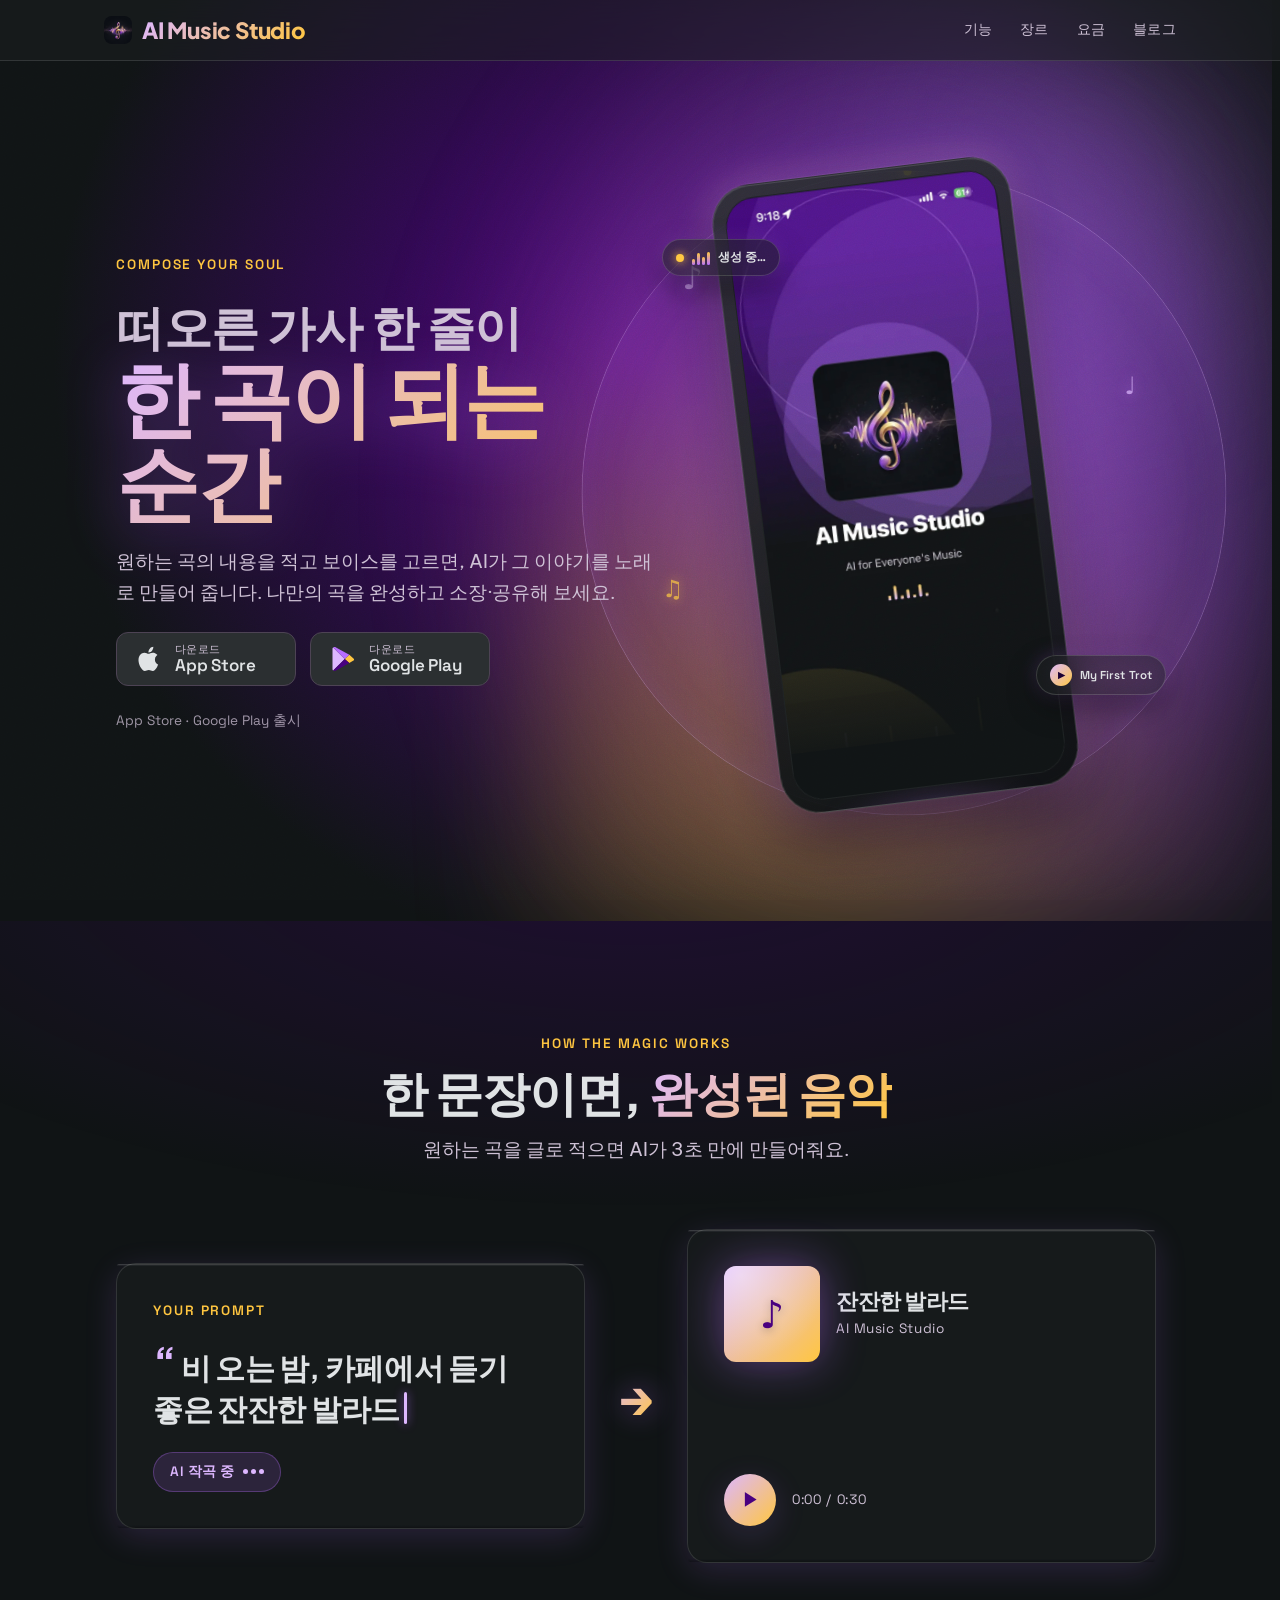
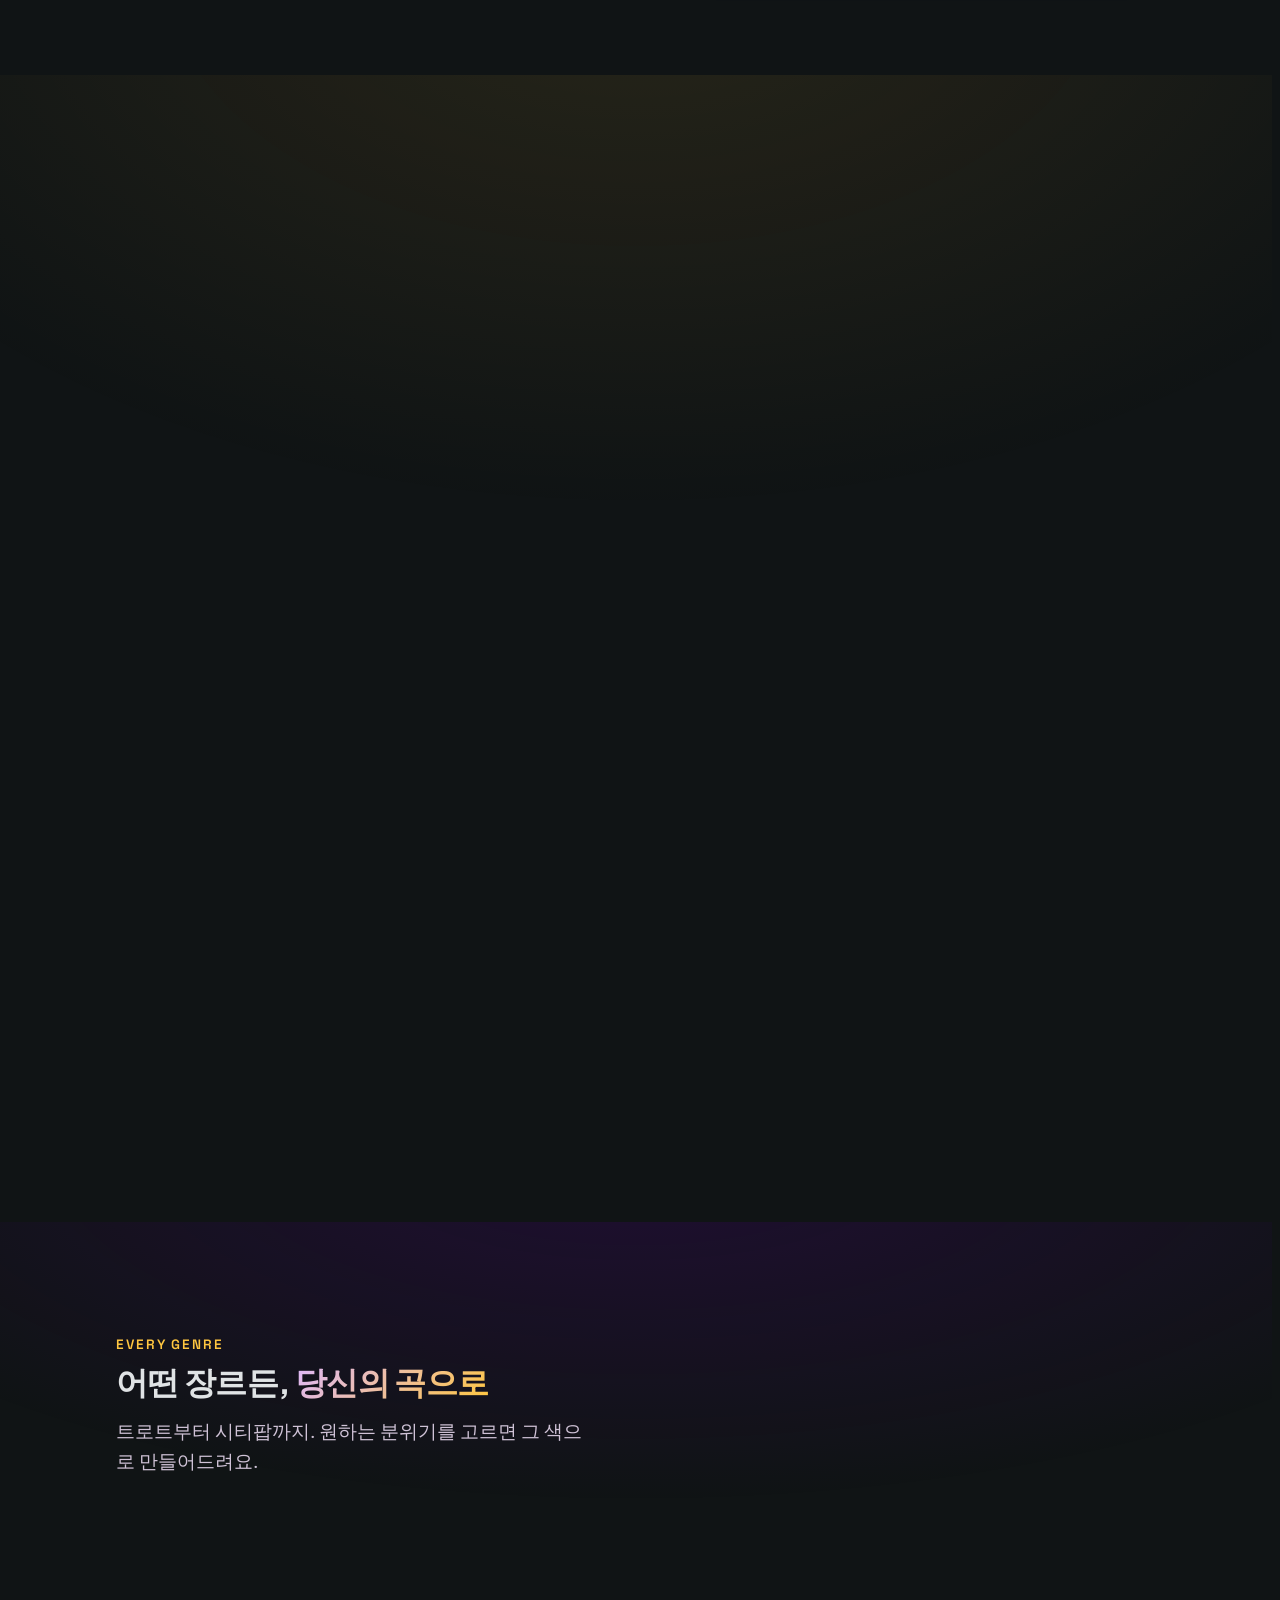
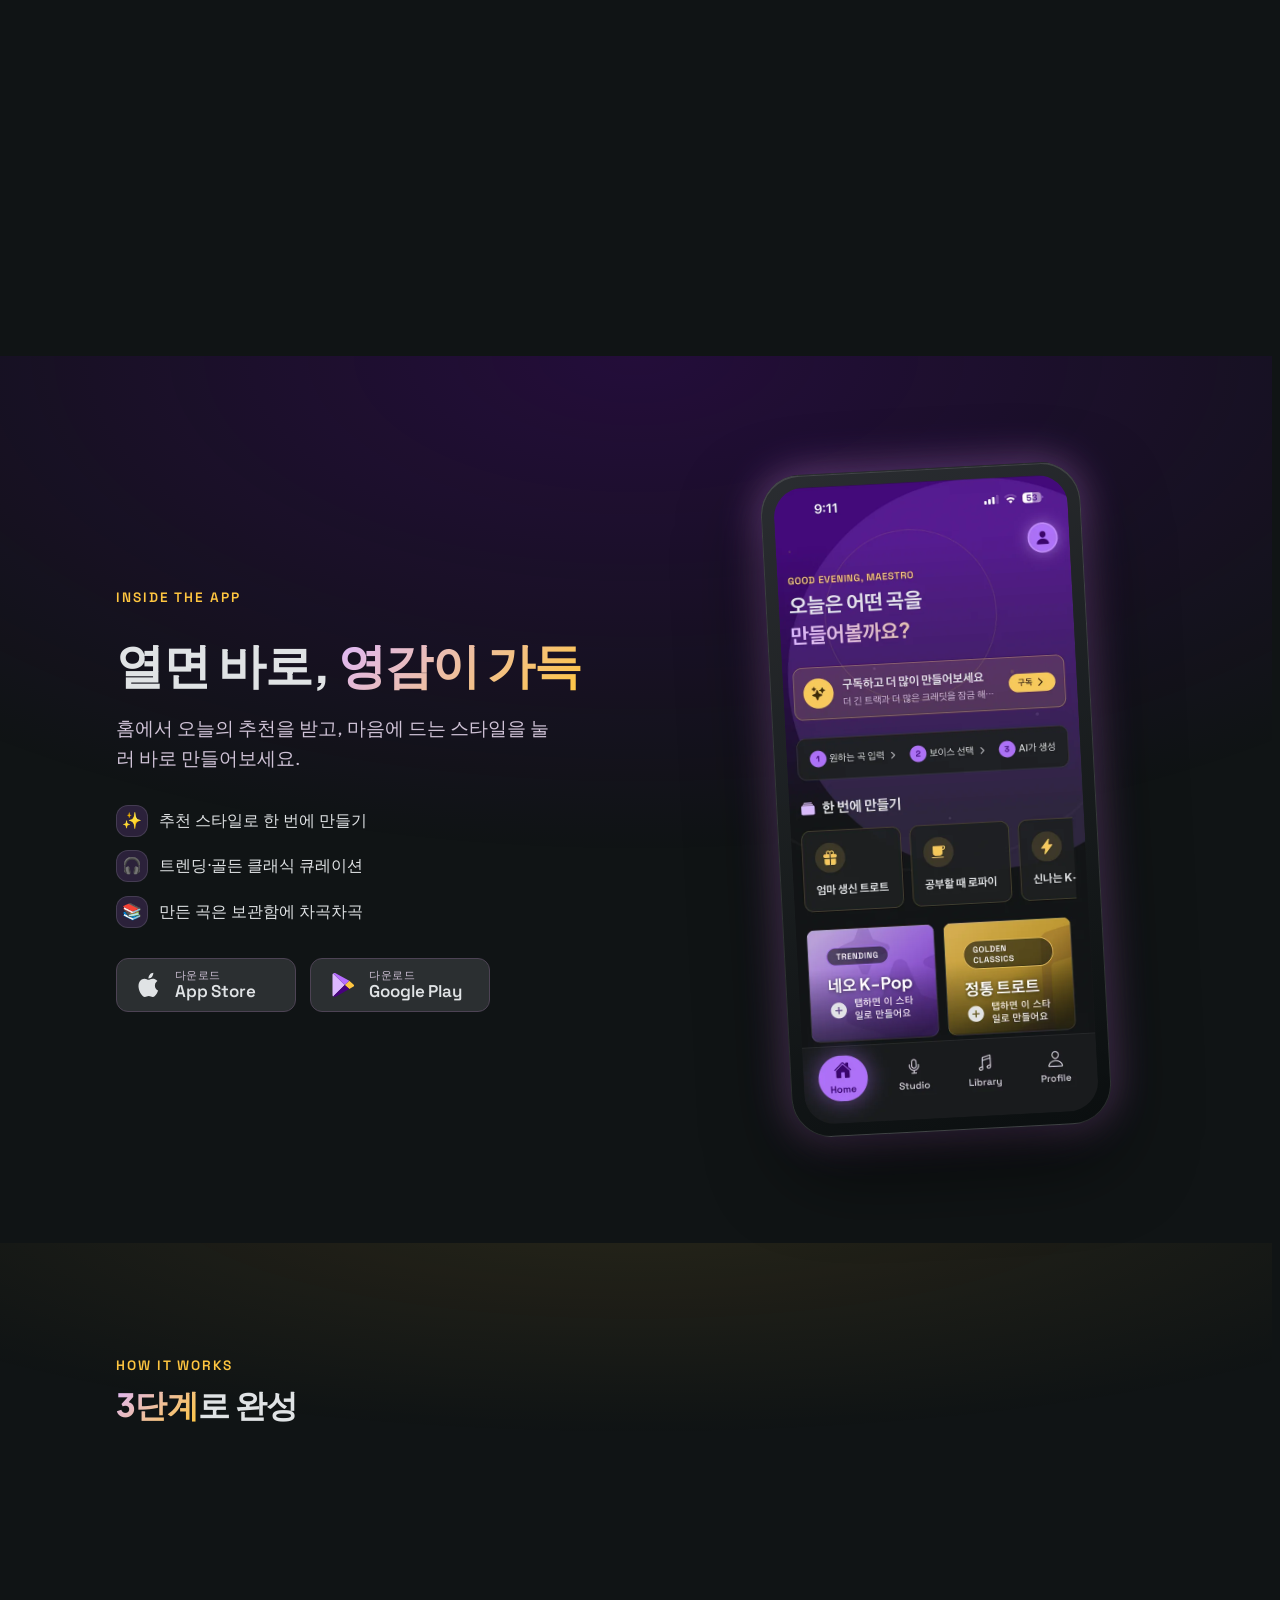
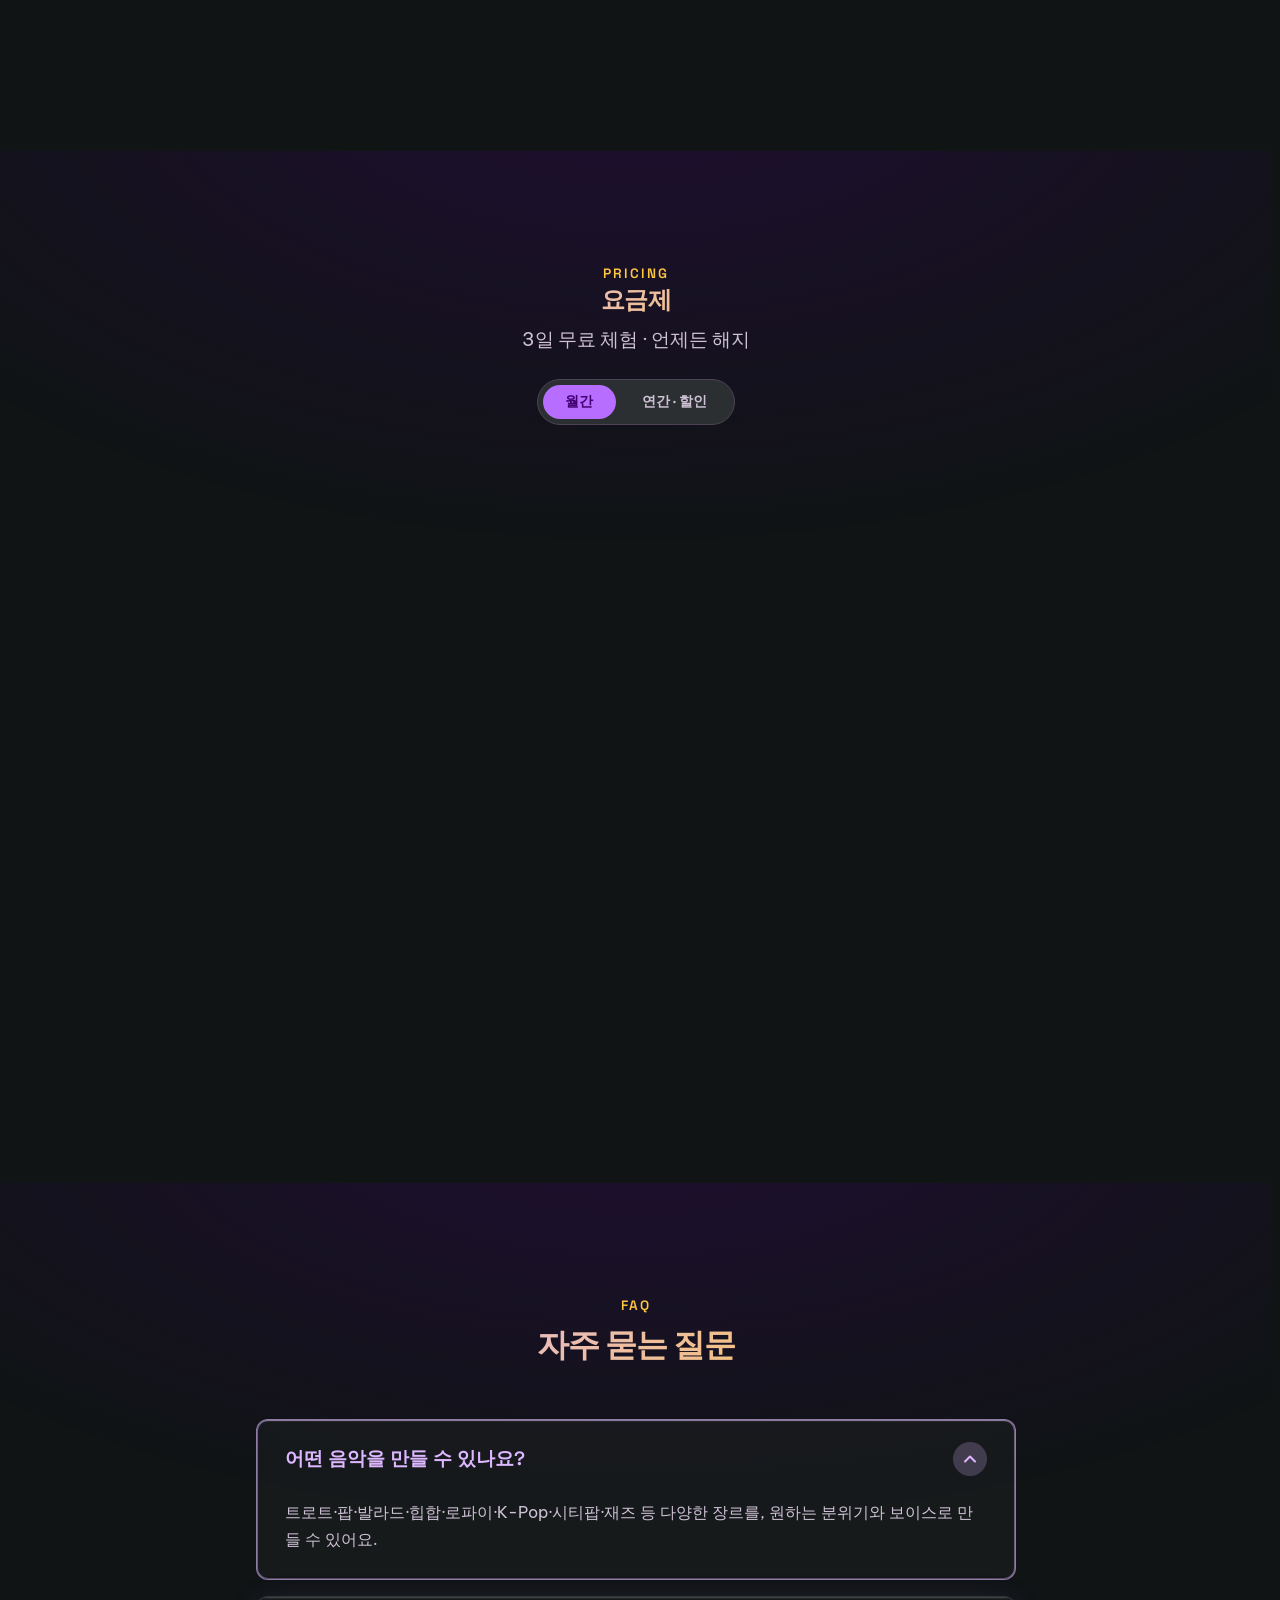
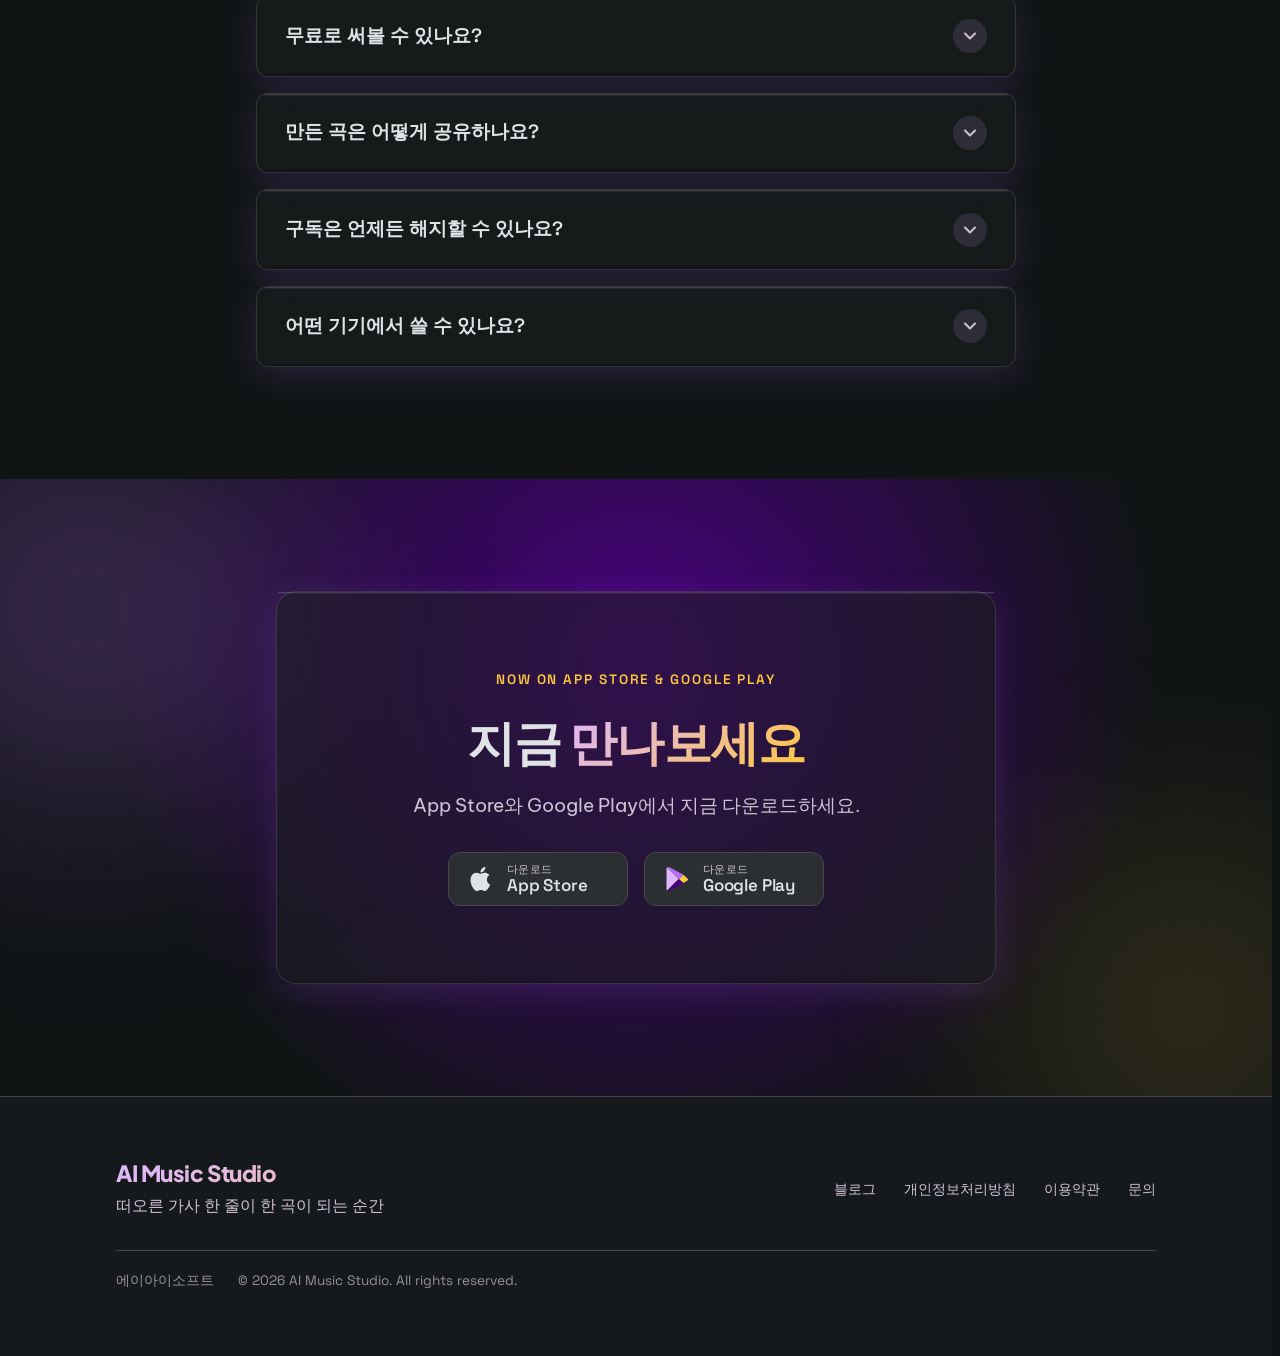
<file: index.html>
<!doctype html>
<html lang="ko" class="no-js">
  <head>
    <meta charset="UTF-8" />
    <meta name="viewport" content="width=device-width, initial-scale=1.0, viewport-fit=cover" />
    <link rel="icon" type="image/png" href="/assets/icon.png" />
    <link rel="apple-touch-icon" href="/assets/icon.png" />

    <!-- Search engine site ownership verification (Naver Search Advisor + Google
         Search Console). HTML-tag method: kept in <head> so the prerender build
         includes it on every deploy. Kept OUTSIDE the SEO marker so every
         prerendered page (home + blog) keeps ownership verification. -->
    <meta name="naver-site-verification" content="ee0117da94277e7f3831c37bac8ff75917d04c24" />
    <meta name="google-site-verification" content="qBhsXFS2MwvD1okqUboCvf1aF_LvO_u5-TasDCRJyNA" />

    <!-- SEO:START — prerender.mjs replaces everything between these markers with
         a per-route head on blog pages. The home page keeps this block as-is. -->
    <link rel="canonical" href="https://ai-music-studio.com/" />

    <title>AI Music Studio — 글 한 줄로 만드는 나만의 AI 음악</title>
    <meta
      name="description"
      content="AI Music Studio는 만들고 싶은 곡을 글로 적으면 AI가 즉시 작곡해주는 음악 생성 앱입니다. 14가지 보이스, 분위기·장르 조합, 3일 무료 체험. iOS·Android에서 지금 다운로드하세요."
    />
    <meta name="robots" content="index, follow" />
    <!-- Naver's crawler is "Yeti"; explicitly allow it for Korean search. -->
    <meta name="Yeti" content="index, follow" />
    <meta name="NaverBot" content="All" />
    <meta
      name="keywords"
      content="AI 음악, AI 작곡, 음악 생성 앱, 텍스트 음악, AI 노래, 보이스 생성, 트로트 AI, K-Pop 생성, AI Music Studio"
    />
    <meta name="author" content="에이아이소프트" />

    <!-- Open Graph. Absolute URLs to the LIVE custom domain so messengers
         (KakaoTalk/LINE/etc.) can crawl the preview banner. Bump the ?v= on the
         image when the banner changes to bust aggressive OG caches. -->
    <meta property="og:type" content="website" />
    <meta property="og:site_name" content="AI Music Studio" />
    <meta property="og:url" content="https://ai-music-studio.com/" />
    <meta property="og:title" content="AI Music Studio — 떠오른 가사 한 줄이 한 곡이 되는 순간" />
    <meta
      property="og:description"
      content="원하는 곡의 내용을 적고 보이스를 고르면, AI가 그 이야기를 노래로 만들어 줍니다. 나만의 곡을 완성하고 소장·공유해 보세요."
    />
    <meta property="og:image" content="https://ai-music-studio.com/assets/og-banner.jpg?v=1" />
    <meta property="og:image:width" content="1200" />
    <meta property="og:image:height" content="630" />
    <meta property="og:image:type" content="image/jpeg" />
    <meta property="og:image:alt" content="AI Music Studio — 떠오른 가사 한 줄이 한 곡이 되는 순간" />
    <meta property="og:locale" content="ko_KR" />

    <!-- Twitter -->
    <meta name="twitter:card" content="summary_large_image" />
    <meta name="twitter:title" content="AI Music Studio — 떠오른 가사 한 줄이 한 곡이 되는 순간" />
    <meta
      name="twitter:description"
      content="원하는 곡의 내용을 적고 보이스를 고르면, AI가 그 이야기를 노래로 만들어 줍니다."
    />
    <meta name="twitter:image" content="https://ai-music-studio.com/assets/og-banner.jpg?v=1" />

    <!-- Fonts: Plus Jakarta Sans (headline) + Be Vietnam Pro (body) + Space Grotesk (label) -->
    <link rel="preconnect" href="https://fonts.googleapis.com" />
    <link rel="preconnect" href="https://fonts.gstatic.com" crossorigin />
    <link
      href="https://fonts.googleapis.com/css2?family=Plus+Jakarta+Sans:wght@600;700;800&family=Be+Vietnam+Pro:wght@400;500&family=Space+Grotesk:wght@500;600&display=swap"
      rel="stylesheet"
    />

    <!-- Structured data: MobileApplication (read by JS-less crawlers) -->
    <script type="application/ld+json">
      {
        "@context": "https://schema.org",
        "@graph": [
          {
            "@type": "WebSite",
            "@id": "https://ai-music-studio.com/#website",
            "url": "https://ai-music-studio.com/",
            "name": "AI Music Studio",
            "inLanguage": "ko"
          },
          {
            "@type": "Organization",
            "@id": "https://ai-music-studio.com/#org",
            "name": "에이아이소프트",
            "url": "https://ai-music-studio.com/"
          },
          {
            "@type": "MobileApplication",
            "@id": "https://ai-music-studio.com/#app",
            "name": "AI Music Studio",
            "operatingSystem": "iOS, Android",
            "applicationCategory": "MusicApplication",
            "description": "글로 적으면 AI가 나만의 음악을 만들어주는 음악 생성 앱.",
            "offers": {
              "@type": "Offer",
              "price": "0",
              "priceCurrency": "KRW",
              "description": "3일 무료 체험"
            }
          },
          {
            "@type": "FAQPage",
            "@id": "https://ai-music-studio.com/#faq",
            "mainEntity": [
              {
                "@type": "Question",
                "name": "어떤 음악을 만들 수 있나요?",
                "acceptedAnswer": {
                  "@type": "Answer",
                  "text": "트로트·팝·발라드·힙합·로파이·K-Pop·시티팝·재즈 등 다양한 장르를, 원하는 분위기와 보이스로 만들 수 있어요."
                }
              },
              {
                "@type": "Question",
                "name": "무료로 써볼 수 있나요?",
                "acceptedAnswer": {
                  "@type": "Answer",
                  "text": "네. 가입하면 매일 1곡을 무료로 만들 수 있어요. 구독하면 3일 무료 체험 동안 요금제 혜택을 전부 사용할 수 있고, 다운로드·공유도 열려요."
                }
              },
              {
                "@type": "Question",
                "name": "만든 곡은 어떻게 공유하나요?",
                "acceptedAnswer": {
                  "@type": "Answer",
                  "text": "보관함에서 공유 링크를 만들 수 있어요. 재생은 AI Music Studio 앱을 통해서만 가능해, 창작물이 안전하게 관리돼요."
                }
              },
              {
                "@type": "Question",
                "name": "구독은 언제든 해지할 수 있나요?",
                "acceptedAnswer": {
                  "@type": "Answer",
                  "text": "네. App Store / Google Play 구독 설정에서 언제든 해지할 수 있어요."
                }
              },
              {
                "@type": "Question",
                "name": "어떤 기기에서 쓸 수 있나요?",
                "acceptedAnswer": {
                  "@type": "Answer",
                  "text": "iOS(App Store)와 Android(Google Play) 모두 지원해요. 지금 바로 다운로드해서 사용할 수 있어요."
                }
              }
            ]
          }
        ]
      }
    </script>
    <!-- SEO:END -->
    <script type="module" crossorigin src="/assets/index-CdpBO8yn.js"></script>
    <link rel="stylesheet" crossorigin href="/assets/index-CUqhUloY.css">
  </head>
  <body>
    <div id="root" data-prerendered="true"><div class="_ambient_1rxp5_1" aria-hidden="true"><div class="_wash_1rxp5_11"></div><div class="_rings_1rxp5_19"><span class="_ring_1rxp5_19" style="width:220px;height:220px;margin-left:-110px;margin-top:-110px;animation-delay:0s;animation-duration:6s"></span><span class="_ring_1rxp5_19" style="width:280px;height:280px;margin-left:-140px;margin-top:-140px;animation-delay:2s;animation-duration:6s"></span><span class="_ring_1rxp5_19" style="width:340px;height:340px;margin-left:-170px;margin-top:-170px;animation-delay:4s;animation-duration:6s"></span></div><div class="_particles_1rxp5_57"><span class="_particle_1rxp5_57 _particlePrimary_1rxp5_73" style="left:35.9%;top:47.4%;width:6.4px;height:6.4px;animation-delay:14.7s;animation-duration:11s;--drift:-15.9px"></span><span class="_particle_1rxp5_57 _particleSecondary_1rxp5_78" style="left:2.5%;top:72.6%;width:5.2px;height:5.2px;animation-delay:8.8s;animation-duration:15.1s;--drift:-15.4px"></span><span class="_particle_1rxp5_57 _particlePrimary_1rxp5_73" style="left:89.8%;top:63.8%;width:3.5px;height:3.5px;animation-delay:4s;animation-duration:12.6s;--drift:28px"></span><span class="_particle_1rxp5_57 _particleSecondary_1rxp5_78" style="left:19.2%;top:86.4%;width:7.8px;height:7.8px;animation-delay:12.1s;animation-duration:18.1s;--drift:31.9px"></span><span class="_particle_1rxp5_57 _particlePrimary_1rxp5_73" style="left:89%;top:77.1%;width:4.3px;height:4.3px;animation-delay:5.1s;animation-duration:19.8s;--drift:12.3px"></span><span class="_particle_1rxp5_57 _particleSecondary_1rxp5_78" style="left:85%;top:92.4%;width:5.5px;height:5.5px;animation-delay:2.4s;animation-duration:17.4s;--drift:-36.1px"></span><span class="_particle_1rxp5_57 _particlePrimary_1rxp5_73" style="left:35.4%;top:97.5%;width:7.9px;height:7.9px;animation-delay:13.1s;animation-duration:10.7s;--drift:-8.9px"></span><span class="_particle_1rxp5_57 _particleSecondary_1rxp5_78" style="left:26.6%;top:84.2%;width:3.2px;height:3.2px;animation-delay:15.2s;animation-duration:13.6s;--drift:-27.7px"></span><span class="_particle_1rxp5_57 _particlePrimary_1rxp5_73" style="left:60.6%;top:87.2%;width:6.1px;height:6.1px;animation-delay:2.9s;animation-duration:18.2s;--drift:0.9px"></span><span class="_particle_1rxp5_57 _particleSecondary_1rxp5_78" style="left:16.6%;top:73.4%;width:8px;height:8px;animation-delay:3.9s;animation-duration:11.4s;--drift:38.4px"></span><span class="_particle_1rxp5_57 _particlePrimary_1rxp5_73" style="left:84%;top:108.2%;width:4px;height:4px;animation-delay:7.3s;animation-duration:11.3s;--drift:7px"></span><span class="_particle_1rxp5_57 _particleSecondary_1rxp5_78" style="left:92.5%;top:51.1%;width:4.1px;height:4.1px;animation-delay:3.3s;animation-duration:19.2s;--drift:-0.7px"></span><span class="_particle_1rxp5_57 _particlePrimary_1rxp5_73" style="left:83.3%;top:45.2%;width:3.8px;height:3.8px;animation-delay:3.5s;animation-duration:14.1s;--drift:-31.2px"></span><span class="_particle_1rxp5_57 _particleSecondary_1rxp5_78" style="left:33.7%;top:68.1%;width:5.4px;height:5.4px;animation-delay:5.6s;animation-duration:16.1s;--drift:-39.8px"></span><span class="_particle_1rxp5_57 _particlePrimary_1rxp5_73" style="left:9.7%;top:85.4%;width:6.9px;height:6.9px;animation-delay:14.1s;animation-duration:14.8s;--drift:-19.9px"></span><span class="_particle_1rxp5_57 _particleSecondary_1rxp5_78" style="left:36.8%;top:87.1%;width:6px;height:6px;animation-delay:14.6s;animation-duration:17.1s;--drift:23.3px"></span><span class="_particle_1rxp5_57 _particlePrimary_1rxp5_73" style="left:22.5%;top:67.9%;width:4.2px;height:4.2px;animation-delay:13.2s;animation-duration:17.9s;--drift:-13.1px"></span><span class="_particle_1rxp5_57 _particleSecondary_1rxp5_78" style="left:28.5%;top:91.2%;width:5.7px;height:5.7px;animation-delay:13.3s;animation-duration:15s;--drift:-1.7px"></span><span class="_particle_1rxp5_57 _particlePrimary_1rxp5_73" style="left:10.1%;top:80.6%;width:3.3px;height:3.3px;animation-delay:6s;animation-duration:10.2s;--drift:-37.2px"></span><span class="_particle_1rxp5_57 _particleSecondary_1rxp5_78" style="left:48%;top:104.1%;width:5.6px;height:5.6px;animation-delay:14.6s;animation-duration:11.8s;--drift:5.3px"></span><span class="_particle_1rxp5_57 _particlePrimary_1rxp5_73" style="left:69.6%;top:59.3%;width:6px;height:6px;animation-delay:2s;animation-duration:16.3s;--drift:-16.3px"></span><span class="_particle_1rxp5_57 _particleSecondary_1rxp5_78" style="left:10.9%;top:69.3%;width:5.2px;height:5.2px;animation-delay:11.4s;animation-duration:10.7s;--drift:-8.8px"></span><span class="_particle_1rxp5_57 _particlePrimary_1rxp5_73" style="left:77.3%;top:40.3%;width:6.1px;height:6.1px;animation-delay:15s;animation-duration:11.2s;--drift:22.6px"></span><span class="_particle_1rxp5_57 _particleSecondary_1rxp5_78" style="left:22.4%;top:95%;width:7.1px;height:7.1px;animation-delay:2.3s;animation-duration:19.9s;--drift:-16.5px"></span></div></div><header class="_header_zs460_1"><nav class="_nav_zs460_11" aria-label="주요 메뉴"><a class="_brand_zs460_24" href="#main" aria-label="AI Music Studio 홈"><img class="_logo_zs460_32" src="/assets/icon.png" alt="" aria-hidden="true" width="28" height="28"/><span class="gradient-text _wordmark_zs460_40">AI Music Studio</span></a><div class="_links_zs460_49"><a class="_link_zs460_49" href="/#features">기능</a><a class="_link_zs460_49" href="/#genres">장르</a><a class="_link_zs460_49" href="/#pricing">요금</a><a class="_link_zs460_49" href="/blog/">블로그</a></div></nav></header><main id="main"><section class="section tint-deep _hero_sk8kq_1" aria-labelledby="hero-heading"><div class="container _grid_sk8kq_35"><div class="_copy_sk8kq_55"><div class="reveal"><p class="eyebrow">COMPOSE YOUR SOUL</p></div><div class="reveal"><h1 id="hero-heading" class="_title_sk8kq_76"><span class="_titleLead_sk8kq_97">떠오른 가사 한 줄이</span><span class="gradient-text _titleAccent_sk8kq_108">한 곡이 되는 순간</span></h1></div><div class="reveal"><p class="_subtitle_sk8kq_117">원하는 곡의 내용을 적고 보이스를 고르면, AI가 그 이야기를 노래로 만들어 줍니다. 나만의 곡을 완성하고 소장·공유해 보세요.</p></div><div class="reveal"><div class="_badges_sk8kq_134"><a href="https://apps.apple.com/app/id6789540285" target="_blank" rel="noopener noreferrer" class="_badge_xbqgw_1 _live_xbqgw_70" aria-label="App Store에서 다운로드"><span class="_iconWrap_xbqgw_21" aria-hidden="true"><svg class="_icon_xbqgw_21" viewBox="0 0 24 24" fill="currentColor" aria-hidden="true" focusable="false"><path d="M17.05 12.54c-.03-2.6 2.12-3.85 2.22-3.91-1.21-1.77-3.1-2.01-3.77-2.04-1.6-.16-3.13.94-3.94.94-.82 0-2.07-.92-3.41-.9-1.75.03-3.37 1.02-4.27 2.59-1.83 3.17-.47 7.85 1.31 10.42.87 1.26 1.9 2.67 3.26 2.62 1.31-.05 1.8-.85 3.39-.85 1.57 0 2.03.85 3.41.82 1.41-.02 2.3-1.28 3.16-2.55.99-1.46 1.4-2.87 1.42-2.94-.03-.02-2.73-1.05-2.75-4.16zM14.62 4.9c.72-.88 1.21-2.1 1.08-3.32-1.04.04-2.3.69-3.05 1.57-.67.77-1.26 2.01-1.1 3.19 1.16.09 2.35-.59 3.07-1.44z"></path></svg></span><span class="_text_xbqgw_35"><span class="_small_xbqgw_43">다운로드</span><span class="_big_xbqgw_50">App Store</span></span></a><a href="https://play.google.com/store/apps/details?id=com.aimusicstudio.app" target="_blank" rel="noopener noreferrer" class="_badge_xbqgw_1 _live_xbqgw_70" aria-label="Google Play에서 다운로드"><span class="_iconWrap_xbqgw_21" aria-hidden="true"><svg class="_icon_xbqgw_21" viewBox="0 0 24 24" aria-hidden="true" focusable="false"><path d="M3.6 2.1c-.37.25-.6.68-.6 1.2v17.4c0 .52.23.95.6 1.2l9.9-9.9L3.6 2.1z" fill="var(--primary)"></path><path d="M17.4 8.4l-3.9 3.5 3.9 3.5 3.6-2.05c.66-.38.66-1.42 0-1.8L17.4 8.4z" fill="var(--secondary)"></path><path d="M3.6 2.1L13.5 12l3.9-3.6L6 2.16C5.2 1.7 4.28 1.64 3.6 2.1z" fill="var(--primary-container)"></path><path d="M3.6 21.9c.68.46 1.6.4 2.4-.06l11.4-6.44L13.5 12 3.6 21.9z" fill="var(--on-primary)"></path></svg></span><span class="_text_xbqgw_35"><span class="_small_xbqgw_43">다운로드</span><span class="_big_xbqgw_50">Google Play</span></span></a></div></div><div class="reveal"><p class="_notify_sk8kq_147">App Store · Google Play 출시</p></div></div><div class="reveal _phoneReveal_sk8kq_170"><div class="_phoneWrap_sk8kq_186"><div class="_phoneGlow_sk8kq_847" aria-hidden="true"></div><div class="_aurora_sk8kq_862" aria-hidden="true"></div><div class="_orbitRing_sk8kq_887" aria-hidden="true"></div><span class="_note_sk8kq_923 _note1_sk8kq_932" aria-hidden="true">♪</span><span class="_note_sk8kq_923 _note2_sk8kq_938" aria-hidden="true">♫</span><span class="_note_sk8kq_923 _note3_sk8kq_945" aria-hidden="true">♩</span><div class="_chip_sk8kq_770 _chipTop_sk8kq_989" aria-hidden="true"><span class="_chipDot_sk8kq_1017"></span><div class="_chipBars_sk8kq_1036"><i></i><i></i><i></i><i></i></div><span class="_chipText_sk8kq_982">생성 중…</span></div><div class="_chip_sk8kq_770 _chipBottom_sk8kq_994" aria-hidden="true"><span class="_chipPlay_sk8kq_1056">▶</span><span class="_chipText_sk8kq_982">My First Trot</span></div><div class="_phoneTilt_sk8kq_219"><div class="_phoneFloat_sk8kq_191"><div class="_phone_sk8kq_170"><div class="_screen_sk8kq_198"><img class="_shot_sk8kq_342" src="/assets/welcome-Dmj3wSxJ.webp" alt="AI Music Studio 시작 화면" loading="eager"/><div class="_logoPulse_sk8kq_506" aria-hidden="true"><span class="_logoGlow_sk8kq_515"></span><span class="_logoRing_sk8kq_530"></span><span class="_logoRing_sk8kq_530"></span><span class="_logoRing_sk8kq_530"></span></div><div class="_liveEq_sk8kq_379" aria-hidden="true"><span style="animation-delay:0s"></span><span style="animation-delay:0.1s"></span><span style="animation-delay:0.2s"></span><span style="animation-delay:0.30000000000000004s"></span><span style="animation-delay:0.4s"></span><span style="animation-delay:0.5s"></span><span style="animation-delay:0s"></span><span style="animation-delay:0.1s"></span><span style="animation-delay:0.2s"></span><span style="animation-delay:0.30000000000000004s"></span><span style="animation-delay:0.4s"></span><span style="animation-delay:0.5s"></span><span style="animation-delay:0s"></span><span style="animation-delay:0.1s"></span><span style="animation-delay:0.2s"></span><span style="animation-delay:0.30000000000000004s"></span><span style="animation-delay:0.4s"></span><span style="animation-delay:0.5s"></span><span style="animation-delay:0s"></span><span style="animation-delay:0.1s"></span><span style="animation-delay:0.2s"></span><span style="animation-delay:0.30000000000000004s"></span></div><div class="_screenScan_sk8kq_429" aria-hidden="true"></div><div class="_screenSheen_sk8kq_357" aria-hidden="true"></div></div><div class="_soundWaves_sk8kq_582" aria-hidden="true"><span></span><span></span><span></span></div><div class="_phoneReflection_sk8kq_472" aria-hidden="true"></div></div></div></div></div></div></div></section><section class="section tint-purple _demo_1ik2u_5" aria-labelledby="demo-heading"><div class="container"><div class="reveal"><header class="_head_1ik2u_9"><p class="eyebrow">HOW THE MAGIC WORKS</p><h2 id="demo-heading" class="_title_1ik2u_16">한 문장이면, <span class="gradient-text">완성된 음악</span></h2><p class="_lede_1ik2u_22">원하는 곡을 글로 적으면 AI가 3초 만에 만들어줘요.</p></header></div><div class="_flow_1ik2u_30"><div class="reveal _reveal_1ik2u_37"><article class="glass-card _card_1ik2u_41 _promptCard_1ik2u_47"><p class="eyebrow">YOUR PROMPT</p><blockquote class="_quote_1ik2u_53"><span class="_quoteMark_1ik2u_65" aria-hidden="true">“</span>비 오는 밤, 카페에서 듣기 좋은 잔잔한 발라드<span class="_cursor_1ik2u_73" aria-hidden="true"></span></blockquote><div class="_status_1ik2u_97" role="status" aria-label="AI가 작곡 중입니다"><span class="_statusText_1ik2u_113">AI 작곡 중</span><span class="_dots_1ik2u_117" aria-hidden="true"><span class="_dot_1ik2u_117"></span><span class="_dot_1ik2u_117"></span><span class="_dot_1ik2u_117"></span></span></div></article></div><div class="_connector_1ik2u_152" aria-hidden="true"><span class="_arrow_1ik2u_158">→</span></div><div class="reveal _reveal_1ik2u_37"><article class="glass-card _card_1ik2u_41 _playerCard_1ik2u_183" aria-label="AI가 생성한 트랙 미리보기"><div class="_player_1ik2u_183"><div class="_art_1ik2u_195" aria-hidden="true"><span class="_artGlow_1ik2u_208"></span><span class="_note_1ik2u_219">♪</span></div><div class="_meta_1ik2u_227"><h3 class="_trackTitle_1ik2u_231">잔잔한 발라드</h3><p class="_artist_1ik2u_237">AI Music Studio</p></div></div><div class="_waveform_1ik2u_247 scroll-reveal" aria-hidden="true"><span class="_waveBar_1ik2u_256" style="--h:0.28;--i:0"></span><span class="_waveBar_1ik2u_256" style="--h:0.46;--i:1"></span><span class="_waveBar_1ik2u_256" style="--h:0.62;--i:2"></span><span class="_waveBar_1ik2u_256" style="--h:0.4;--i:3"></span><span class="_waveBar_1ik2u_256" style="--h:0.74;--i:4"></span><span class="_waveBar_1ik2u_256" style="--h:0.9;--i:5"></span><span class="_waveBar_1ik2u_256" style="--h:0.55;--i:6"></span><span class="_waveBar_1ik2u_256" style="--h:0.38;--i:7"></span><span class="_waveBar_1ik2u_256" style="--h:0.66;--i:8"></span><span class="_waveBar_1ik2u_256" style="--h:0.82;--i:9"></span><span class="_waveBar_1ik2u_256" style="--h:1;--i:10"></span><span class="_waveBar_1ik2u_256" style="--h:0.7;--i:11"></span><span class="_waveBar_1ik2u_256" style="--h:0.5;--i:12"></span><span class="_waveBar_1ik2u_256" style="--h:0.34;--i:13"></span><span class="_waveBar_1ik2u_256" style="--h:0.58;--i:14"></span><span class="_waveBar_1ik2u_256" style="--h:0.78;--i:15"></span><span class="_waveBar_1ik2u_256" style="--h:0.92;--i:16"></span><span class="_waveBar_1ik2u_256" style="--h:0.64;--i:17"></span><span class="_waveBar_1ik2u_256" style="--h:0.44;--i:18"></span><span class="_waveBar_1ik2u_256" style="--h:0.72;--i:19"></span><span class="_waveBar_1ik2u_256" style="--h:0.86;--i:20"></span><span class="_waveBar_1ik2u_256" style="--h:0.6;--i:21"></span><span class="_waveBar_1ik2u_256" style="--h:0.42;--i:22"></span><span class="_waveBar_1ik2u_256" style="--h:0.54;--i:23"></span><span class="_waveBar_1ik2u_256" style="--h:0.76;--i:24"></span><span class="_waveBar_1ik2u_256" style="--h:0.48;--i:25"></span><span class="_waveBar_1ik2u_256" style="--h:0.36;--i:26"></span><span class="_waveBar_1ik2u_256" style="--h:0.3;--i:27"></span></div><div class="_controls_1ik2u_303"><button type="button" class="_play_1ik2u_183" aria-label="미리듣기 재생"><span class="_playIcon_1ik2u_338" aria-hidden="true">▶</span></button><span class="_time_1ik2u_354" aria-hidden="true">0:00 / 0:30</span></div></article></div></div></div></section><section id="features" class="section tint-gold" aria-labelledby="features-heading"><div class="container"><header class="_head_4zer9_1 scroll-reveal"><p class="eyebrow">FEATURES</p><h2 id="features-heading" class="_title_4zer9_6">글 한 줄로, <span class="gradient-text">이렇게 만들어요</span></h2><p class="_lede_4zer9_15">작곡부터 보이스 선택, 보관·공유까지. 필요한 모든 걸 앱 하나에 담았어요.</p></header><ul class="_grid_4zer9_25 scroll-cascade"><li class="glass-card _card_4zer9_112 _hero_4zer9_122"><span class="_accent_4zer9_198" aria-hidden="true"></span><span class="_heroShot_4zer9_254" aria-hidden="true"><img src="/assets/studio-BNouK3Rz.webp" alt="" loading="lazy" width="300" height="620"/></span><span class="_chip_4zer9_133" aria-hidden="true">✨</span><h3 class="_cardTitle_4zer9_164">텍스트로 음악 생성</h3><p class="_cardBody_4zer9_180">“비 오는 밤 카페에서 듣는 잔잔한 발라드” 처럼 원하는 곡을 말로 적으면 AI가 즉시 작곡해요.</p></li><li class="glass-card _card_4zer9_112 "><span class="_chip_4zer9_133" aria-hidden="true">🎤</span><h3 class="_cardTitle_4zer9_164">14가지 보이스</h3><p class="_cardBody_4zer9_180">여성·남성·그룹, K-Pop 아이돌부터 트로트·허스키·랩까지. 곡마다 어울리는 목소리를 골라요.</p></li><li class="glass-card _card_4zer9_112 "><span class="_chip_4zer9_133" aria-hidden="true">🎛️</span><h3 class="_cardTitle_4zer9_164">분위기·장르 빌더</h3><p class="_cardBody_4zer9_180">신나는·잔잔한·웅장한 분위기와 트로트·팝·힙합·로파이·시티팝 장르를 눌러 자유롭게 조합해요.</p></li><li class="glass-card _card_4zer9_112 "><span class="_chip_4zer9_133" aria-hidden="true">📚</span><h3 class="_cardTitle_4zer9_164">보관함 · 공유</h3><p class="_cardBody_4zer9_180">만든 곡을 내 보관함에 저장하고, 앱 전용 재생 링크로 친구에게 공유해요.</p></li><li class="glass-card _card_4zer9_112 "><span class="_chip_4zer9_133" aria-hidden="true">🎁</span><h3 class="_cardTitle_4zer9_164">3일 무료 체험</h3><p class="_cardBody_4zer9_180">가입하면 바로 무료로 만들어볼 수 있어요. 마음에 들면 구독으로 이어가세요.</p></li><li class="glass-card _card_4zer9_112 "><span class="_chip_4zer9_133" aria-hidden="true">💎</span><h3 class="_cardTitle_4zer9_164">크레딧 요금제</h3><p class="_cardBody_4zer9_180">만드는 만큼만. 30초 단위 크레딧으로 트랙 길이와 비용이 투명하게 계산돼요.</p></li></ul></div></section><section id="genres" class="section tint-purple" aria-labelledby="genres-heading"><div class="container"><div class="reveal"><header class="_head_l1zuj_1"><p class="eyebrow">EVERY GENRE</p><h2 id="genres-heading" class="_title_l1zuj_5">어떤 장르든, <span class="gradient-text">당신의 곡으로</span></h2><p class="_lede_l1zuj_14">트로트부터 시티팝까지. 원하는 분위기를 고르면 그 색으로 만들어드려요.</p></header></div><ul class="_grid_l1zuj_21 scroll-cascade" role="list"><li class="glass-card _tile_l1zuj_35 _gold_l1zuj_49"><span class="_emoji_l1zuj_74" aria-hidden="true">🎤</span><span class="_name_l1zuj_79">트로트</span><span class="_mood_l1zuj_85">흥과 애수의 정서</span></li><li class="glass-card _tile_l1zuj_35 _purple_l1zuj_46"><span class="_emoji_l1zuj_74" aria-hidden="true">💜</span><span class="_name_l1zuj_79">K-Pop</span><span class="_mood_l1zuj_85">트렌디한 훅과 비트</span></li><li class="glass-card _tile_l1zuj_35 _purple_l1zuj_46"><span class="_emoji_l1zuj_74" aria-hidden="true">🌙</span><span class="_name_l1zuj_79">발라드</span><span class="_mood_l1zuj_85">잔잔하고 애틋하게</span></li><li class="glass-card _tile_l1zuj_35 _mixed_l1zuj_52"><span class="_emoji_l1zuj_74" aria-hidden="true">🌆</span><span class="_name_l1zuj_79">시티팝</span><span class="_mood_l1zuj_85">레트로한 도시 감성</span></li><li class="glass-card _tile_l1zuj_35 _purple_l1zuj_46"><span class="_emoji_l1zuj_74" aria-hidden="true">🎧</span><span class="_name_l1zuj_79">힙합</span><span class="_mood_l1zuj_85">리듬 위의 라임</span></li><li class="glass-card _tile_l1zuj_35 _gold_l1zuj_49"><span class="_emoji_l1zuj_74" aria-hidden="true">☕</span><span class="_name_l1zuj_79">로파이</span><span class="_mood_l1zuj_85">나른한 집중의 배경</span></li><li class="glass-card _tile_l1zuj_35 _gold_l1zuj_49"><span class="_emoji_l1zuj_74" aria-hidden="true">🎷</span><span class="_name_l1zuj_79">재즈</span><span class="_mood_l1zuj_85">즉흥과 스윙의 멋</span></li><li class="glass-card _tile_l1zuj_35 _mixed_l1zuj_52"><span class="_emoji_l1zuj_74" aria-hidden="true">✨</span><span class="_name_l1zuj_79">팝</span><span class="_mood_l1zuj_85">누구나 흥얼대는 멜로디</span></li></ul></div></section><section id="showcase" class="section tint-deep" aria-labelledby="showcase-heading"><div class="container _grid_1b9cb_1"><div class="reveal _copy_1b9cb_14"><p class="eyebrow">INSIDE THE APP</p><h2 id="showcase-heading" class="_title_1b9cb_26">열면 바로, <span class="gradient-text">영감이 가득</span></h2><p class="_lede_1b9cb_35">홈에서 오늘의 추천을 받고, 마음에 드는 스타일을 눌러 바로 만들어보세요.</p><ul class="_list_1b9cb_48"><li class="_item_1b9cb_62"><span class="_itemIcon_1b9cb_70" aria-hidden="true">✨</span>추천 스타일로 한 번에 만들기</li><li class="_item_1b9cb_62"><span class="_itemIcon_1b9cb_70" aria-hidden="true">🎧</span>트렌딩·골든 클래식 큐레이션</li><li class="_item_1b9cb_62"><span class="_itemIcon_1b9cb_70" aria-hidden="true">📚</span>만든 곡은 보관함에 차곡차곡</li></ul><div class="_badges_1b9cb_82"><a href="https://apps.apple.com/app/id6789540285" target="_blank" rel="noopener noreferrer" class="_badge_xbqgw_1 _live_xbqgw_70" aria-label="App Store에서 다운로드"><span class="_iconWrap_xbqgw_21" aria-hidden="true"><svg class="_icon_xbqgw_21" viewBox="0 0 24 24" fill="currentColor" aria-hidden="true" focusable="false"><path d="M17.05 12.54c-.03-2.6 2.12-3.85 2.22-3.91-1.21-1.77-3.1-2.01-3.77-2.04-1.6-.16-3.13.94-3.94.94-.82 0-2.07-.92-3.41-.9-1.75.03-3.37 1.02-4.27 2.59-1.83 3.17-.47 7.85 1.31 10.42.87 1.26 1.9 2.67 3.26 2.62 1.31-.05 1.8-.85 3.39-.85 1.57 0 2.03.85 3.41.82 1.41-.02 2.3-1.28 3.16-2.55.99-1.46 1.4-2.87 1.42-2.94-.03-.02-2.73-1.05-2.75-4.16zM14.62 4.9c.72-.88 1.21-2.1 1.08-3.32-1.04.04-2.3.69-3.05 1.57-.67.77-1.26 2.01-1.1 3.19 1.16.09 2.35-.59 3.07-1.44z"></path></svg></span><span class="_text_xbqgw_35"><span class="_small_xbqgw_43">다운로드</span><span class="_big_xbqgw_50">App Store</span></span></a><a href="https://play.google.com/store/apps/details?id=com.aimusicstudio.app" target="_blank" rel="noopener noreferrer" class="_badge_xbqgw_1 _live_xbqgw_70" aria-label="Google Play에서 다운로드"><span class="_iconWrap_xbqgw_21" aria-hidden="true"><svg class="_icon_xbqgw_21" viewBox="0 0 24 24" aria-hidden="true" focusable="false"><path d="M3.6 2.1c-.37.25-.6.68-.6 1.2v17.4c0 .52.23.95.6 1.2l9.9-9.9L3.6 2.1z" fill="var(--primary)"></path><path d="M17.4 8.4l-3.9 3.5 3.9 3.5 3.6-2.05c.66-.38.66-1.42 0-1.8L17.4 8.4z" fill="var(--secondary)"></path><path d="M3.6 2.1L13.5 12l3.9-3.6L6 2.16C5.2 1.7 4.28 1.64 3.6 2.1z" fill="var(--primary-container)"></path><path d="M3.6 21.9c.68.46 1.6.4 2.4-.06l11.4-6.44L13.5 12 3.6 21.9z" fill="var(--on-primary)"></path></svg></span><span class="_text_xbqgw_35"><span class="_small_xbqgw_43">다운로드</span><span class="_big_xbqgw_50">Google Play</span></span></a></div></div><div class="reveal _deviceReveal_1b9cb_96"><figure class="_device_1b9cb_96"><img class="_shot_1b9cb_126" src="/assets/home-DLU2WTUq.webp" alt="AI Music Studio 홈 화면 — 오늘의 추천과 빠른 만들기" loading="lazy" width="320" height="694"/></figure></div></div></section><section id="how-it-works" class="section tint-gold" aria-labelledby="howto-heading"><div class="container"><div class="reveal"><p class="eyebrow">HOW IT WORKS</p><h2 id="howto-heading" class="_heading_1uphl_1"><span class="gradient-text">3단계</span>로 완성</h2></div><ol class="_flow_1uphl_8 scroll-cascade" role="list"><li class="_item_1uphl_16"><div class="reveal" style="transition-delay:200ms"><div class="_step_1uphl_20"><span class="_badge_1uphl_31" aria-hidden="true">1</span><h3 class="_title_1uphl_47">원하는 곡을 적기</h3><p class="_body_1uphl_52">분위기·장르·상황을 자유롭게 한 줄로.</p></div></div></li><li class="_item_1uphl_16"><div class="reveal" style="transition-delay:320ms"><div class="_step_1uphl_20"><span class="_badge_1uphl_31" aria-hidden="true">2</span><h3 class="_title_1uphl_47">AI가 작곡</h3><p class="_body_1uphl_52">보이스와 길이를 고르면 몇 초 만에 완성.</p></div></div></li><li class="_item_1uphl_16"><div class="reveal" style="transition-delay:440ms"><div class="_step_1uphl_20"><span class="_badge_1uphl_31" aria-hidden="true">3</span><h3 class="_title_1uphl_47">듣고 공유</h3><p class="_body_1uphl_52">보관함에 저장하고 친구에게 공유해요.</p></div></div></li></ol></div></section><section id="pricing" class="section tint-purple" aria-labelledby="pricing-heading"><div class="container"><div class="reveal"><div class="_header_1t8gk_1"><p class="eyebrow">PRICING</p><h2 id="pricing-heading" class="gradient-text">요금제</h2><p class="_subtitle_1t8gk_7">3일 무료 체험 · 언제든 해지</p><div class="_toggle_1t8gk_15" role="tablist" aria-label="결제 주기"><button type="button" role="tab" aria-selected="true" class="_toggleBtn_1t8gk_24 _toggleActive_1t8gk_37">월간</button><button type="button" role="tab" aria-selected="false" class="_toggleBtn_1t8gk_24 ">연간 · 할인</button></div></div></div><div class="reveal"><ul class="_grid_1t8gk_55 scroll-cascade" role="list"><li class="glass-card _card_1t8gk_72 "><h3 class="_planName_1t8gk_117">Lite</h3><p class="_price_1t8gk_124"><span class="_priceValue_1t8gk_136">₩5,500</span><span class="_pricePeriod_1t8gk_147">/ <!-- -->월</span></p><ul class="_features_1t8gk_153" role="list"><li class="_feature_1t8gk_153 _featureKey_1t8gk_173"><svg class="_check_1t8gk_181" viewBox="0 0 20 20" width="18" height="18" aria-hidden="true" focusable="false"><path d="M16.7 5.3a1 1 0 0 1 0 1.4l-7.5 7.5a1 1 0 0 1-1.4 0L3.3 10.7a1 1 0 1 1 1.4-1.4l3.8 3.8 6.8-6.8a1 1 0 0 1 1.4 0z" fill="currentColor"></path></svg><span>월 20 크레딧 (보컬 약 6곡)</span></li><li class="_feature_1t8gk_153 "><svg class="_check_1t8gk_181" viewBox="0 0 20 20" width="18" height="18" aria-hidden="true" focusable="false"><path d="M16.7 5.3a1 1 0 0 1 0 1.4l-7.5 7.5a1 1 0 0 1-1.4 0L3.3 10.7a1 1 0 1 1 1.4-1.4l3.8 3.8 6.8-6.8a1 1 0 0 1 1.4 0z" fill="currentColor"></path></svg><span>14가지 보이스 전부</span></li><li class="_feature_1t8gk_153 "><svg class="_check_1t8gk_181" viewBox="0 0 20 20" width="18" height="18" aria-hidden="true" focusable="false"><path d="M16.7 5.3a1 1 0 0 1 0 1.4l-7.5 7.5a1 1 0 0 1-1.4 0L3.3 10.7a1 1 0 1 1 1.4-1.4l3.8 3.8 6.8-6.8a1 1 0 0 1 1.4 0z" fill="currentColor"></path></svg><span>최대 3분 트랙</span></li><li class="_feature_1t8gk_153 "><svg class="_check_1t8gk_181" viewBox="0 0 20 20" width="18" height="18" aria-hidden="true" focusable="false"><path d="M16.7 5.3a1 1 0 0 1 0 1.4l-7.5 7.5a1 1 0 0 1-1.4 0L3.3 10.7a1 1 0 1 1 1.4-1.4l3.8 3.8 6.8-6.8a1 1 0 0 1 1.4 0z" fill="currentColor"></path></svg><span>내 보관함 저장</span></li><li class="_feature_1t8gk_153 "><svg class="_check_1t8gk_181" viewBox="0 0 20 20" width="18" height="18" aria-hidden="true" focusable="false"><path d="M16.7 5.3a1 1 0 0 1 0 1.4l-7.5 7.5a1 1 0 0 1-1.4 0L3.3 10.7a1 1 0 1 1 1.4-1.4l3.8 3.8 6.8-6.8a1 1 0 0 1 1.4 0z" fill="currentColor"></path></svg><span>공유 링크 만들기</span></li><li class="_feature_1t8gk_153 "><svg class="_check_1t8gk_181" viewBox="0 0 20 20" width="18" height="18" aria-hidden="true" focusable="false"><path d="M16.7 5.3a1 1 0 0 1 0 1.4l-7.5 7.5a1 1 0 0 1-1.4 0L3.3 10.7a1 1 0 1 1 1.4-1.4l3.8 3.8 6.8-6.8a1 1 0 0 1 1.4 0z" fill="currentColor"></path></svg><span>MP3 다운로드</span></li><li class="_feature_1t8gk_153 "><svg class="_check_1t8gk_181" viewBox="0 0 20 20" width="18" height="18" aria-hidden="true" focusable="false"><path d="M16.7 5.3a1 1 0 0 1 0 1.4l-7.5 7.5a1 1 0 0 1-1.4 0L3.3 10.7a1 1 0 1 1 1.4-1.4l3.8 3.8 6.8-6.8a1 1 0 0 1 1.4 0z" fill="currentColor"></path></svg><span>백그라운드 재생</span></li></ul><a href="#notify" class="btn btn-ghost _cta_1t8gk_189">자세히 보기</a></li><li class="glass-card _card_1t8gk_72 _highlight_1t8gk_79"><span class="_badge_1t8gk_99" aria-label="추천 요금제">추천</span><h3 class="_planName_1t8gk_117">Pro</h3><p class="_price_1t8gk_124"><span class="_priceValue_1t8gk_136">₩9,900</span><span class="_pricePeriod_1t8gk_147">/ <!-- -->월</span></p><ul class="_features_1t8gk_153" role="list"><li class="_feature_1t8gk_153 _featureKey_1t8gk_173"><svg class="_check_1t8gk_181" viewBox="0 0 20 20" width="18" height="18" aria-hidden="true" focusable="false"><path d="M16.7 5.3a1 1 0 0 1 0 1.4l-7.5 7.5a1 1 0 0 1-1.4 0L3.3 10.7a1 1 0 1 1 1.4-1.4l3.8 3.8 6.8-6.8a1 1 0 0 1 1.4 0z" fill="currentColor"></path></svg><span>월 40 크레딧 (보컬 약 13곡)</span></li><li class="_feature_1t8gk_153 "><svg class="_check_1t8gk_181" viewBox="0 0 20 20" width="18" height="18" aria-hidden="true" focusable="false"><path d="M16.7 5.3a1 1 0 0 1 0 1.4l-7.5 7.5a1 1 0 0 1-1.4 0L3.3 10.7a1 1 0 1 1 1.4-1.4l3.8 3.8 6.8-6.8a1 1 0 0 1 1.4 0z" fill="currentColor"></path></svg><span>14가지 보이스 전부</span></li><li class="_feature_1t8gk_153 "><svg class="_check_1t8gk_181" viewBox="0 0 20 20" width="18" height="18" aria-hidden="true" focusable="false"><path d="M16.7 5.3a1 1 0 0 1 0 1.4l-7.5 7.5a1 1 0 0 1-1.4 0L3.3 10.7a1 1 0 1 1 1.4-1.4l3.8 3.8 6.8-6.8a1 1 0 0 1 1.4 0z" fill="currentColor"></path></svg><span>최대 3분 트랙</span></li><li class="_feature_1t8gk_153 "><svg class="_check_1t8gk_181" viewBox="0 0 20 20" width="18" height="18" aria-hidden="true" focusable="false"><path d="M16.7 5.3a1 1 0 0 1 0 1.4l-7.5 7.5a1 1 0 0 1-1.4 0L3.3 10.7a1 1 0 1 1 1.4-1.4l3.8 3.8 6.8-6.8a1 1 0 0 1 1.4 0z" fill="currentColor"></path></svg><span>내 보관함 저장</span></li><li class="_feature_1t8gk_153 "><svg class="_check_1t8gk_181" viewBox="0 0 20 20" width="18" height="18" aria-hidden="true" focusable="false"><path d="M16.7 5.3a1 1 0 0 1 0 1.4l-7.5 7.5a1 1 0 0 1-1.4 0L3.3 10.7a1 1 0 1 1 1.4-1.4l3.8 3.8 6.8-6.8a1 1 0 0 1 1.4 0z" fill="currentColor"></path></svg><span>공유 링크 만들기</span></li><li class="_feature_1t8gk_153 "><svg class="_check_1t8gk_181" viewBox="0 0 20 20" width="18" height="18" aria-hidden="true" focusable="false"><path d="M16.7 5.3a1 1 0 0 1 0 1.4l-7.5 7.5a1 1 0 0 1-1.4 0L3.3 10.7a1 1 0 1 1 1.4-1.4l3.8 3.8 6.8-6.8a1 1 0 0 1 1.4 0z" fill="currentColor"></path></svg><span>MP3 다운로드</span></li><li class="_feature_1t8gk_153 "><svg class="_check_1t8gk_181" viewBox="0 0 20 20" width="18" height="18" aria-hidden="true" focusable="false"><path d="M16.7 5.3a1 1 0 0 1 0 1.4l-7.5 7.5a1 1 0 0 1-1.4 0L3.3 10.7a1 1 0 1 1 1.4-1.4l3.8 3.8 6.8-6.8a1 1 0 0 1 1.4 0z" fill="currentColor"></path></svg><span>백그라운드 재생</span></li></ul><a href="#notify" class="btn btn-primary _cta_1t8gk_189">자세히 보기</a></li><li class="glass-card _card_1t8gk_72 "><h3 class="_planName_1t8gk_117">Studio</h3><p class="_price_1t8gk_124"><span class="_priceValue_1t8gk_136">₩22,000</span><span class="_pricePeriod_1t8gk_147">/ <!-- -->월</span></p><ul class="_features_1t8gk_153" role="list"><li class="_feature_1t8gk_153 _featureKey_1t8gk_173"><svg class="_check_1t8gk_181" viewBox="0 0 20 20" width="18" height="18" aria-hidden="true" focusable="false"><path d="M16.7 5.3a1 1 0 0 1 0 1.4l-7.5 7.5a1 1 0 0 1-1.4 0L3.3 10.7a1 1 0 1 1 1.4-1.4l3.8 3.8 6.8-6.8a1 1 0 0 1 1.4 0z" fill="currentColor"></path></svg><span>월 100 크레딧 (보컬 약 33곡)</span></li><li class="_feature_1t8gk_153 "><svg class="_check_1t8gk_181" viewBox="0 0 20 20" width="18" height="18" aria-hidden="true" focusable="false"><path d="M16.7 5.3a1 1 0 0 1 0 1.4l-7.5 7.5a1 1 0 0 1-1.4 0L3.3 10.7a1 1 0 1 1 1.4-1.4l3.8 3.8 6.8-6.8a1 1 0 0 1 1.4 0z" fill="currentColor"></path></svg><span>14가지 보이스 전부</span></li><li class="_feature_1t8gk_153 "><svg class="_check_1t8gk_181" viewBox="0 0 20 20" width="18" height="18" aria-hidden="true" focusable="false"><path d="M16.7 5.3a1 1 0 0 1 0 1.4l-7.5 7.5a1 1 0 0 1-1.4 0L3.3 10.7a1 1 0 1 1 1.4-1.4l3.8 3.8 6.8-6.8a1 1 0 0 1 1.4 0z" fill="currentColor"></path></svg><span>최대 3분 트랙</span></li><li class="_feature_1t8gk_153 "><svg class="_check_1t8gk_181" viewBox="0 0 20 20" width="18" height="18" aria-hidden="true" focusable="false"><path d="M16.7 5.3a1 1 0 0 1 0 1.4l-7.5 7.5a1 1 0 0 1-1.4 0L3.3 10.7a1 1 0 1 1 1.4-1.4l3.8 3.8 6.8-6.8a1 1 0 0 1 1.4 0z" fill="currentColor"></path></svg><span>내 보관함 저장</span></li><li class="_feature_1t8gk_153 "><svg class="_check_1t8gk_181" viewBox="0 0 20 20" width="18" height="18" aria-hidden="true" focusable="false"><path d="M16.7 5.3a1 1 0 0 1 0 1.4l-7.5 7.5a1 1 0 0 1-1.4 0L3.3 10.7a1 1 0 1 1 1.4-1.4l3.8 3.8 6.8-6.8a1 1 0 0 1 1.4 0z" fill="currentColor"></path></svg><span>공유 링크 만들기</span></li><li class="_feature_1t8gk_153 "><svg class="_check_1t8gk_181" viewBox="0 0 20 20" width="18" height="18" aria-hidden="true" focusable="false"><path d="M16.7 5.3a1 1 0 0 1 0 1.4l-7.5 7.5a1 1 0 0 1-1.4 0L3.3 10.7a1 1 0 1 1 1.4-1.4l3.8 3.8 6.8-6.8a1 1 0 0 1 1.4 0z" fill="currentColor"></path></svg><span>MP3 다운로드</span></li><li class="_feature_1t8gk_153 "><svg class="_check_1t8gk_181" viewBox="0 0 20 20" width="18" height="18" aria-hidden="true" focusable="false"><path d="M16.7 5.3a1 1 0 0 1 0 1.4l-7.5 7.5a1 1 0 0 1-1.4 0L3.3 10.7a1 1 0 1 1 1.4-1.4l3.8 3.8 6.8-6.8a1 1 0 0 1 1.4 0z" fill="currentColor"></path></svg><span>백그라운드 재생</span></li></ul><a href="#notify" class="btn btn-ghost _cta_1t8gk_189">자세히 보기</a></li></ul></div></div></section><section id="faq" class="section tint-purple" aria-labelledby="faq-heading"><div class="container"><div class="reveal"><div class="_head_1i6uz_1"><p class="eyebrow">FAQ</p><h2 id="faq-heading" class="gradient-text">자주 묻는 질문</h2></div></div><div class="reveal"><ul class="_list_1i6uz_14"><li class="_item_1i6uz_24"><details class="glass-card _details_1i6uz_29" name="faq-accordion" open=""><summary class="_summary_1i6uz_40"><span class="_question_1i6uz_61">어떤 음악을 만들 수 있나요?</span><span class="_chevron_1i6uz_74" aria-hidden="true"><svg width="20" height="20" viewBox="0 0 24 24" fill="none" stroke="currentColor" stroke-width="2.4" stroke-linecap="round" stroke-linejoin="round"><polyline points="6 9 12 15 18 9"></polyline></svg></span></summary><div class="_answerWrap_1i6uz_96"><div class="_answerInner_1i6uz_106"><p class="_answer_1i6uz_96">트로트·팝·발라드·힙합·로파이·K-Pop·시티팝·재즈 등 다양한 장르를, 원하는 분위기와 보이스로 만들 수 있어요.</p></div></div></details></li><li class="_item_1i6uz_24"><details class="glass-card _details_1i6uz_29" name="faq-accordion"><summary class="_summary_1i6uz_40"><span class="_question_1i6uz_61">무료로 써볼 수 있나요?</span><span class="_chevron_1i6uz_74" aria-hidden="true"><svg width="20" height="20" viewBox="0 0 24 24" fill="none" stroke="currentColor" stroke-width="2.4" stroke-linecap="round" stroke-linejoin="round"><polyline points="6 9 12 15 18 9"></polyline></svg></span></summary><div class="_answerWrap_1i6uz_96"><div class="_answerInner_1i6uz_106"><p class="_answer_1i6uz_96">네. 가입하면 매일 1곡을 무료로 만들 수 있어요. 구독하면 3일 무료 체험 동안 요금제 혜택을 전부 사용할 수 있고, 다운로드·공유도 열려요.</p></div></div></details></li><li class="_item_1i6uz_24"><details class="glass-card _details_1i6uz_29" name="faq-accordion"><summary class="_summary_1i6uz_40"><span class="_question_1i6uz_61">만든 곡은 어떻게 공유하나요?</span><span class="_chevron_1i6uz_74" aria-hidden="true"><svg width="20" height="20" viewBox="0 0 24 24" fill="none" stroke="currentColor" stroke-width="2.4" stroke-linecap="round" stroke-linejoin="round"><polyline points="6 9 12 15 18 9"></polyline></svg></span></summary><div class="_answerWrap_1i6uz_96"><div class="_answerInner_1i6uz_106"><p class="_answer_1i6uz_96">보관함에서 공유 링크를 만들 수 있어요. 재생은 AI Music Studio 앱을 통해서만 가능해, 창작물이 안전하게 관리돼요.</p></div></div></details></li><li class="_item_1i6uz_24"><details class="glass-card _details_1i6uz_29" name="faq-accordion"><summary class="_summary_1i6uz_40"><span class="_question_1i6uz_61">구독은 언제든 해지할 수 있나요?</span><span class="_chevron_1i6uz_74" aria-hidden="true"><svg width="20" height="20" viewBox="0 0 24 24" fill="none" stroke="currentColor" stroke-width="2.4" stroke-linecap="round" stroke-linejoin="round"><polyline points="6 9 12 15 18 9"></polyline></svg></span></summary><div class="_answerWrap_1i6uz_96"><div class="_answerInner_1i6uz_106"><p class="_answer_1i6uz_96">네. App Store / Google Play 구독 설정에서 언제든 해지할 수 있어요.</p></div></div></details></li><li class="_item_1i6uz_24"><details class="glass-card _details_1i6uz_29" name="faq-accordion"><summary class="_summary_1i6uz_40"><span class="_question_1i6uz_61">어떤 기기에서 쓸 수 있나요?</span><span class="_chevron_1i6uz_74" aria-hidden="true"><svg width="20" height="20" viewBox="0 0 24 24" fill="none" stroke="currentColor" stroke-width="2.4" stroke-linecap="round" stroke-linejoin="round"><polyline points="6 9 12 15 18 9"></polyline></svg></span></summary><div class="_answerWrap_1i6uz_96"><div class="_answerInner_1i6uz_106"><p class="_answer_1i6uz_96">iOS(App Store)와 Android(Google Play) 모두 지원해요. 지금 바로 다운로드해서 사용할 수 있어요.</p></div></div></details></li></ul></div></div></section><section id="notify" class="section tint-deep _section_13vhn_1" aria-labelledby="notify-heading"><div class="_ambient_13vhn_8" aria-hidden="true"><span class="_glowPurple_13vhn_16"></span><span class="_glowGold_13vhn_17"></span></div><div class="container"><div class="reveal"><div class="glass-card _panel_13vhn_48"><span class="eyebrow _eyebrow_13vhn_64">Now on App Store &amp; Google Play</span><h2 id="notify-heading" class="_heading_13vhn_68">지금 <span class="gradient-text">만나보세요</span></h2><p class="_support_13vhn_78">App Store와 Google Play에서 지금 다운로드하세요.</p><div class="_badges_13vhn_93"><a href="https://apps.apple.com/app/id6789540285" target="_blank" rel="noopener noreferrer" class="_badge_xbqgw_1 _live_xbqgw_70" aria-label="App Store에서 다운로드"><span class="_iconWrap_xbqgw_21" aria-hidden="true"><svg class="_icon_xbqgw_21" viewBox="0 0 24 24" fill="currentColor" aria-hidden="true" focusable="false"><path d="M17.05 12.54c-.03-2.6 2.12-3.85 2.22-3.91-1.21-1.77-3.1-2.01-3.77-2.04-1.6-.16-3.13.94-3.94.94-.82 0-2.07-.92-3.41-.9-1.75.03-3.37 1.02-4.27 2.59-1.83 3.17-.47 7.85 1.31 10.42.87 1.26 1.9 2.67 3.26 2.62 1.31-.05 1.8-.85 3.39-.85 1.57 0 2.03.85 3.41.82 1.41-.02 2.3-1.28 3.16-2.55.99-1.46 1.4-2.87 1.42-2.94-.03-.02-2.73-1.05-2.75-4.16zM14.62 4.9c.72-.88 1.21-2.1 1.08-3.32-1.04.04-2.3.69-3.05 1.57-.67.77-1.26 2.01-1.1 3.19 1.16.09 2.35-.59 3.07-1.44z"></path></svg></span><span class="_text_xbqgw_35"><span class="_small_xbqgw_43">다운로드</span><span class="_big_xbqgw_50">App Store</span></span></a><a href="https://play.google.com/store/apps/details?id=com.aimusicstudio.app" target="_blank" rel="noopener noreferrer" class="_badge_xbqgw_1 _live_xbqgw_70" aria-label="Google Play에서 다운로드"><span class="_iconWrap_xbqgw_21" aria-hidden="true"><svg class="_icon_xbqgw_21" viewBox="0 0 24 24" aria-hidden="true" focusable="false"><path d="M3.6 2.1c-.37.25-.6.68-.6 1.2v17.4c0 .52.23.95.6 1.2l9.9-9.9L3.6 2.1z" fill="var(--primary)"></path><path d="M17.4 8.4l-3.9 3.5 3.9 3.5 3.6-2.05c.66-.38.66-1.42 0-1.8L17.4 8.4z" fill="var(--secondary)"></path><path d="M3.6 2.1L13.5 12l3.9-3.6L6 2.16C5.2 1.7 4.28 1.64 3.6 2.1z" fill="var(--primary-container)"></path><path d="M3.6 21.9c.68.46 1.6.4 2.4-.06l11.4-6.44L13.5 12 3.6 21.9z" fill="var(--on-primary)"></path></svg></span><span class="_text_xbqgw_35"><span class="_small_xbqgw_43">다운로드</span><span class="_big_xbqgw_50">Google Play</span></span></a></div></div></div></div></section></main><footer class="_footer_13eha_1" aria-labelledby="footer-brand"><div class="container _inner_13eha_7"><div class="_brandBlock_13eha_13"><span id="footer-brand" class="gradient-text _wordmark_13eha_19">AI Music Studio</span><p class="_tagline_13eha_27">떠오른 가사 한 줄이 한 곡이 되는 순간</p></div><nav class="_links_13eha_34" aria-label="사이트 정책 및 문의"><a class="_link_13eha_34" href="/blog/">블로그</a><a class="_link_13eha_34" href="https://longpapa82-cyber.github.io/aimusicstudio-legal/privacy.html?src=web">개인정보처리방침</a><a class="_link_13eha_34" href="https://longpapa82-cyber.github.io/aimusicstudio-legal/terms.html?src=web">이용약관</a><a class="_link_13eha_34" href="mailto:aimusicstudio.help@gmail.com">문의</a></nav><div class="_legal_13eha_59"><span class="_company_13eha_67">에이아이소프트</span><span class="_copyright_13eha_68">© 2026 AI Music Studio. All rights reserved.</span></div></div></footer></div>
    <noscript>
      <div style="padding: 2rem; color: #e0e3e5; background: #101415; font-family: sans-serif;">
        <h1>AI Music Studio — 떠오른 가사 한 줄이 한 곡이 되는 순간</h1>
        <p>원하는 곡의 내용을 적고 보이스를 고르면, AI가 그 이야기를 노래로 만들어 줍니다. iOS·Android에서 지금 다운로드하세요.</p>
      </div>
    </noscript>
  </body>
</html>
</file>
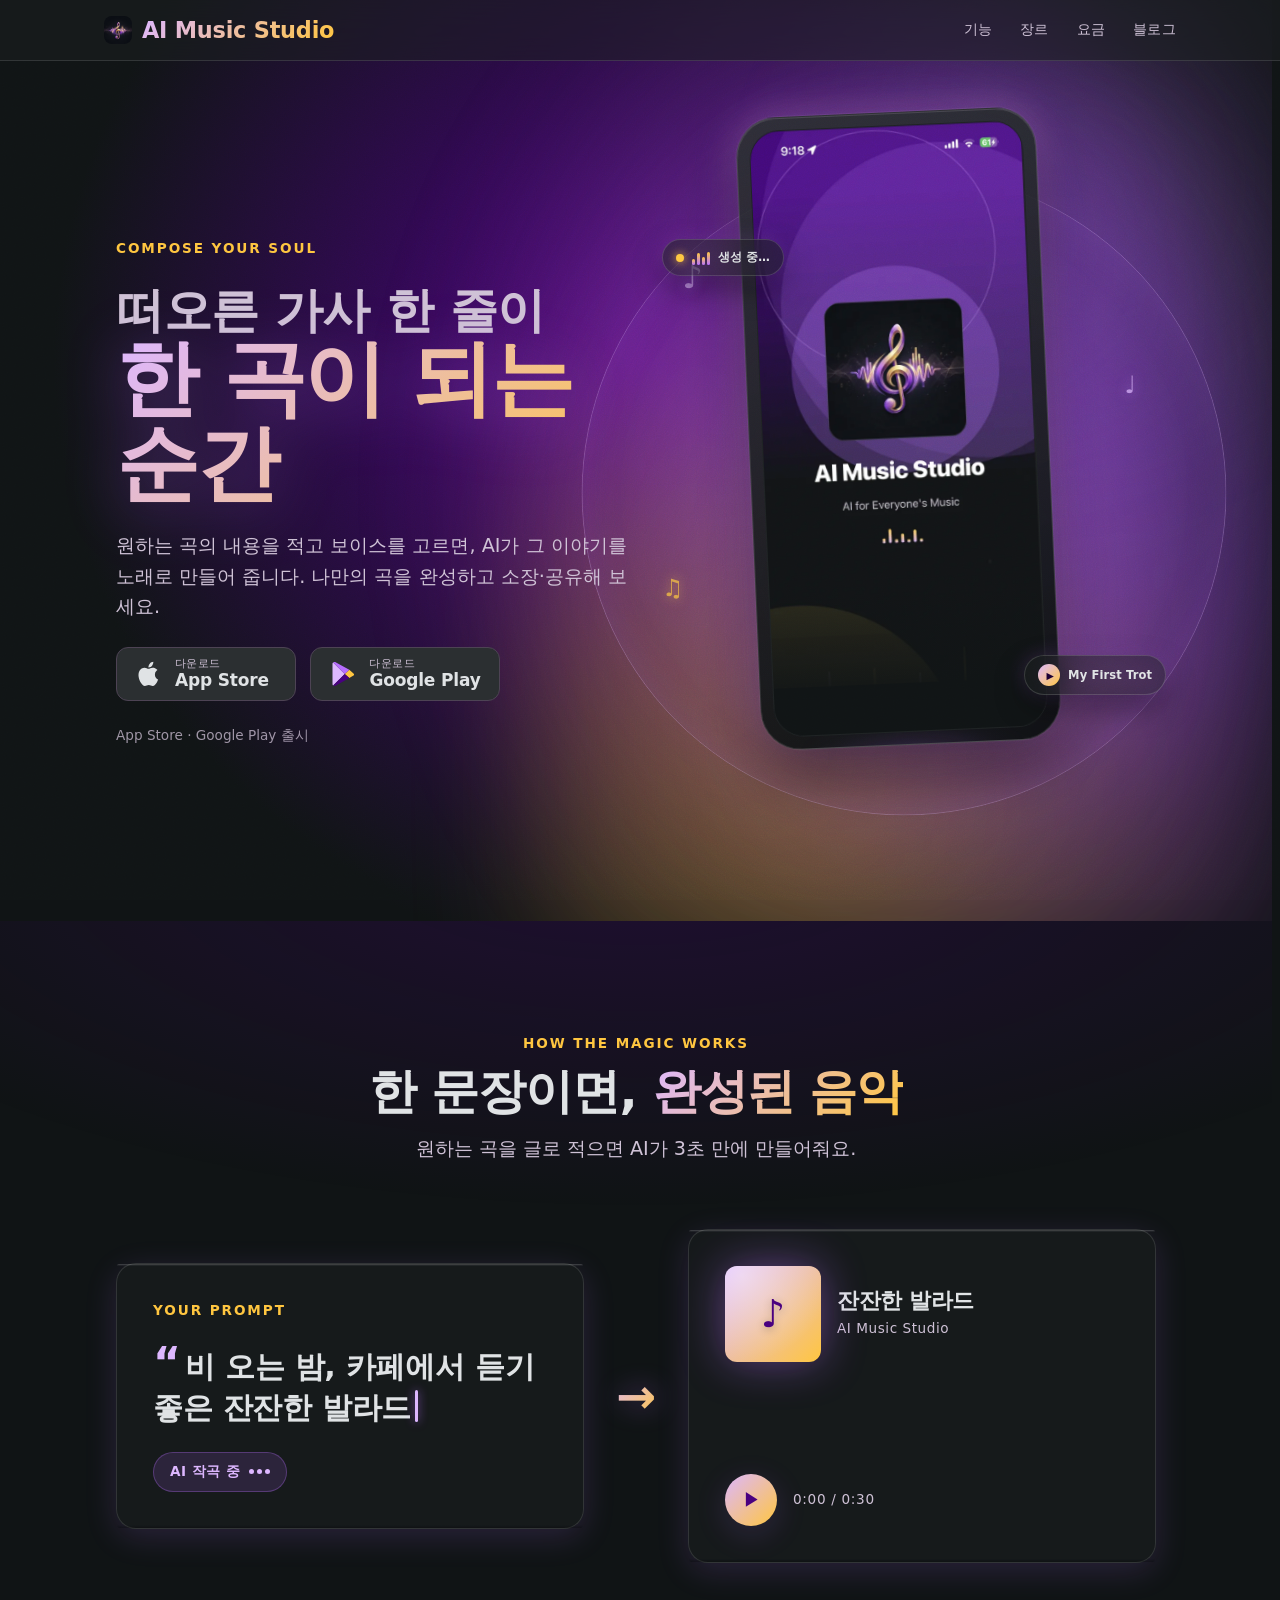
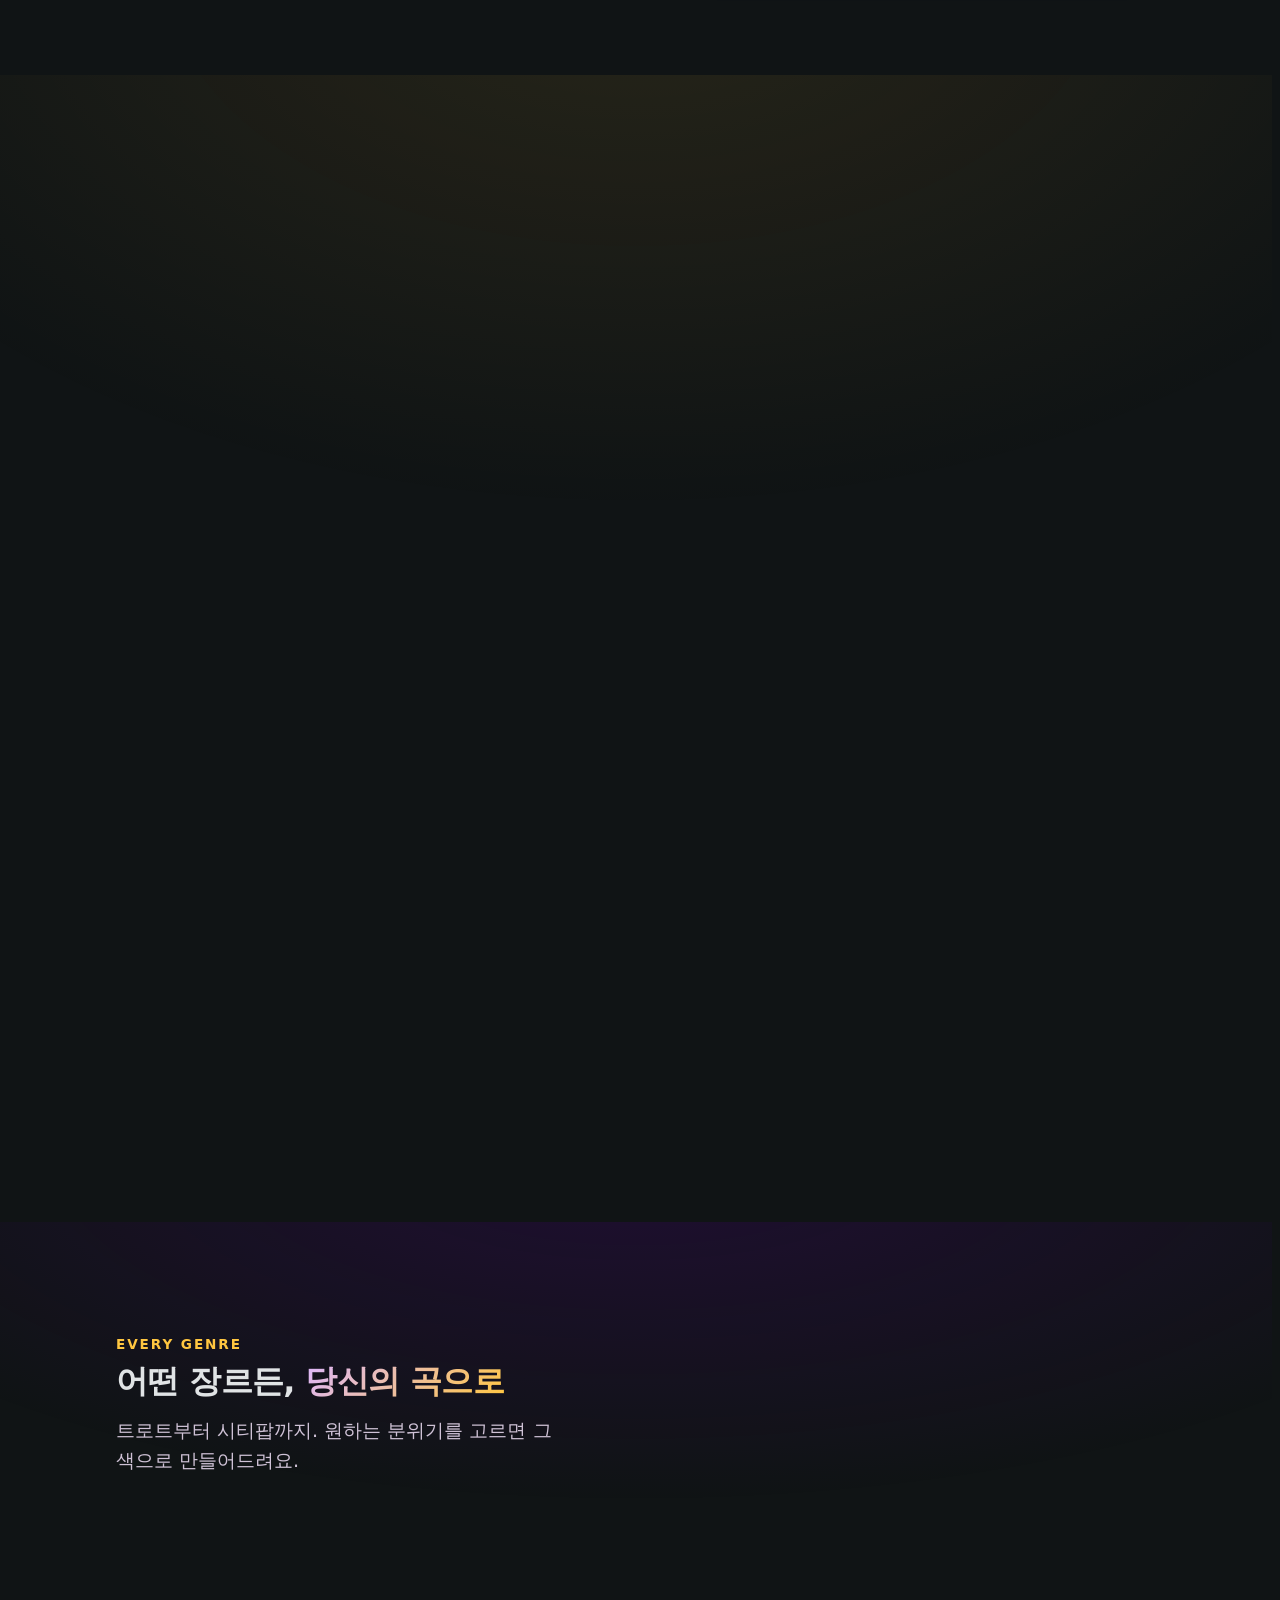
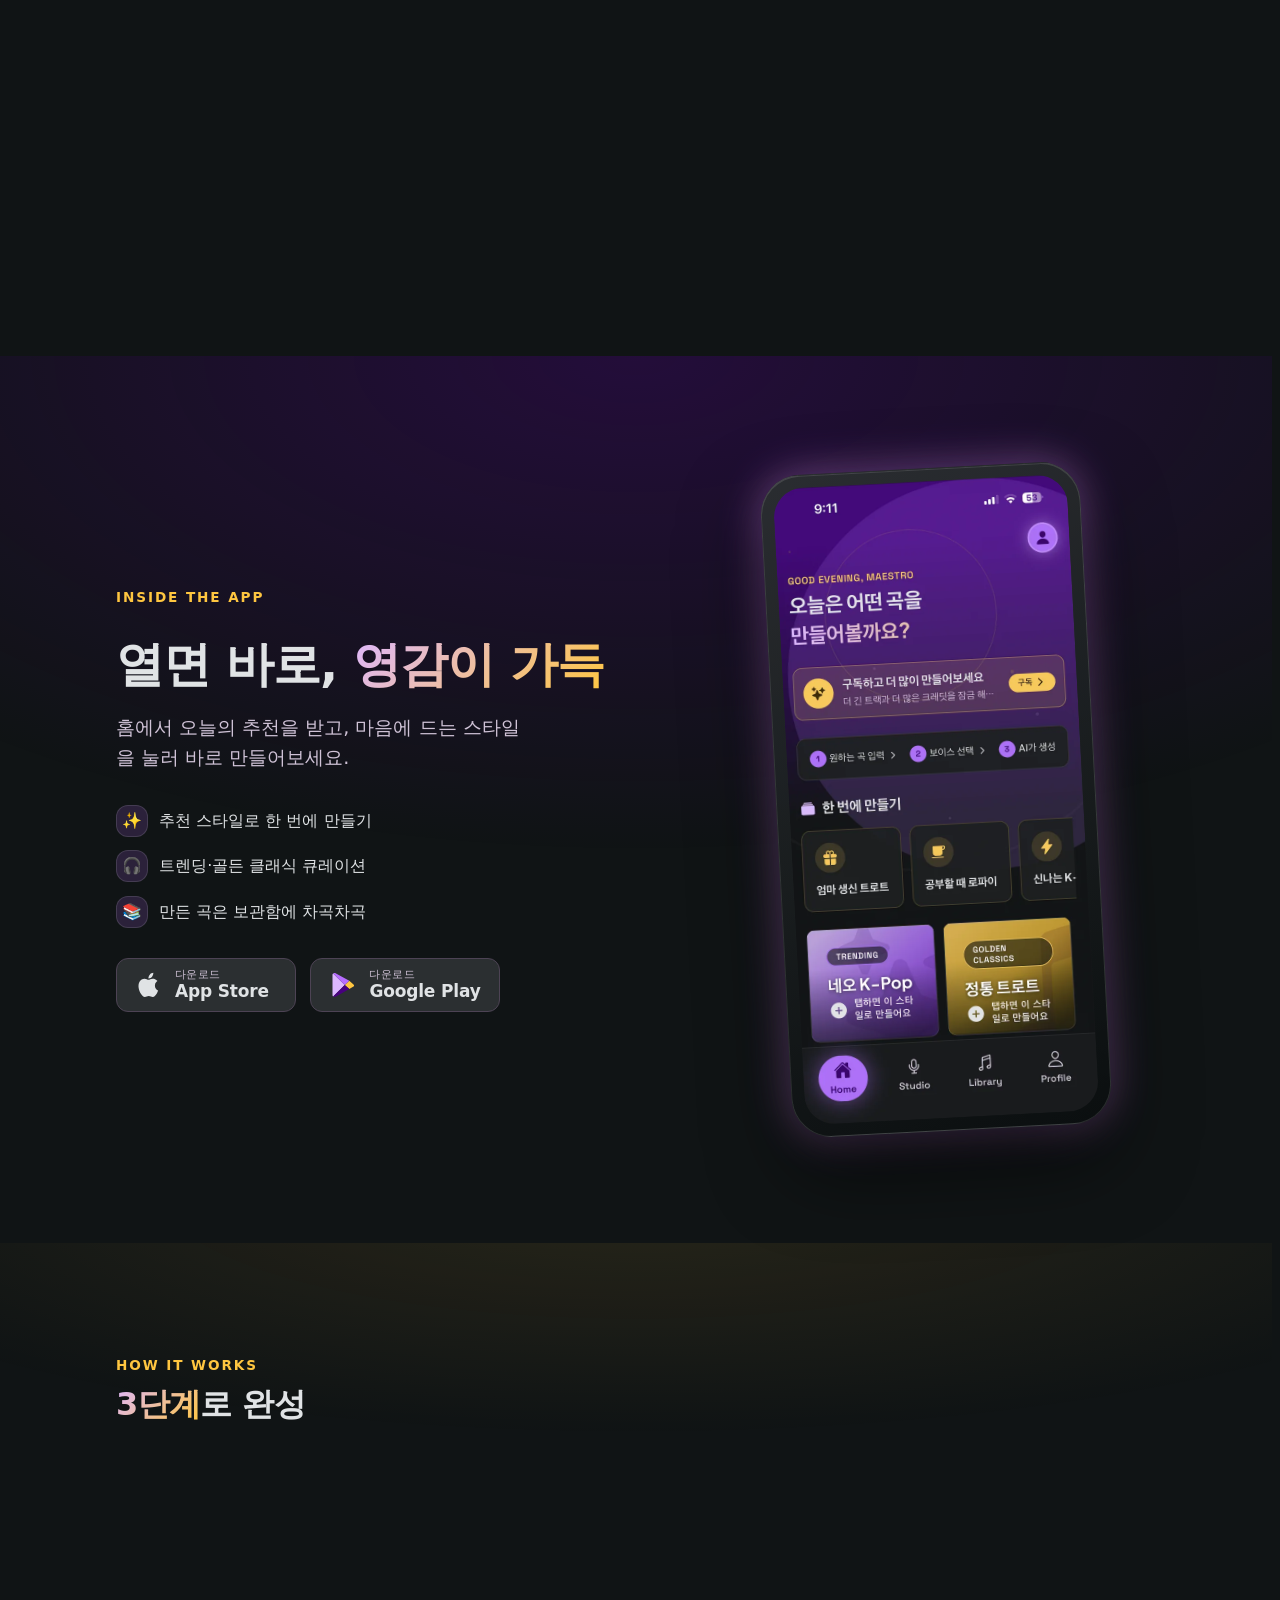
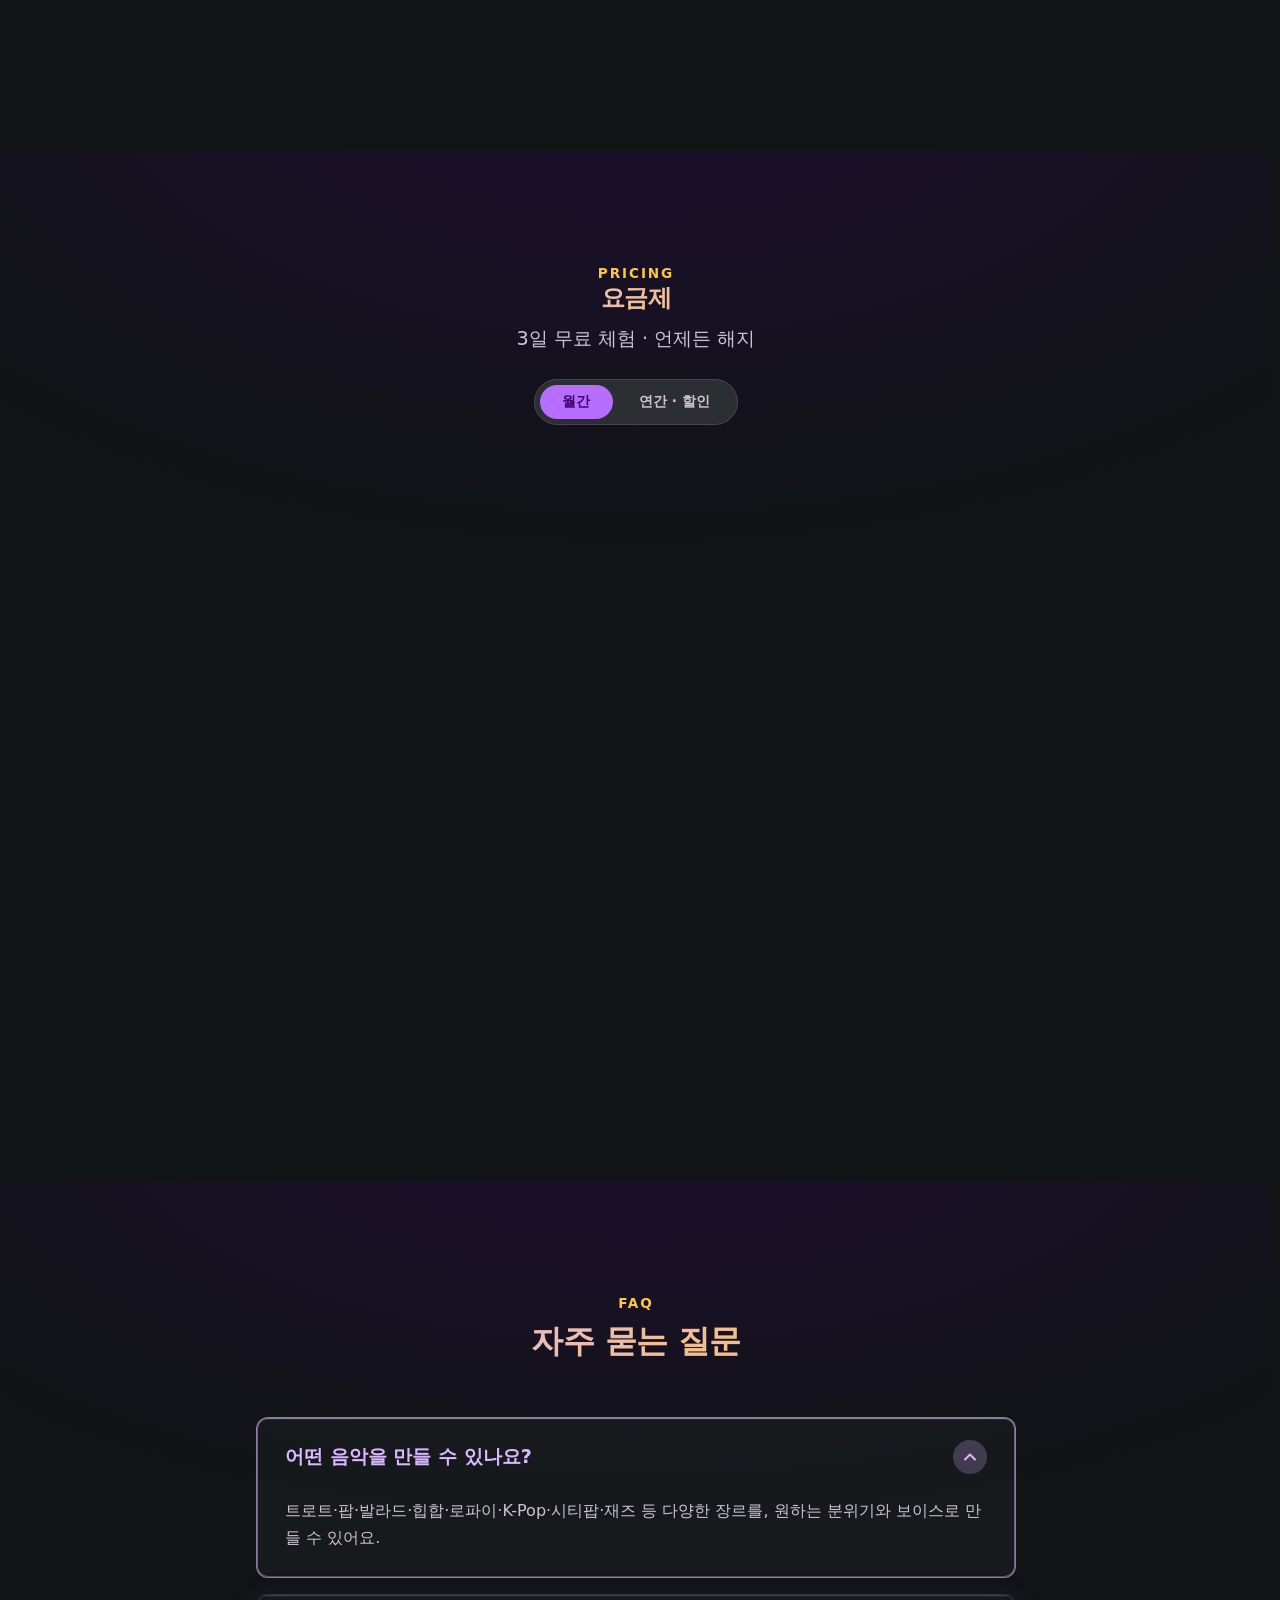
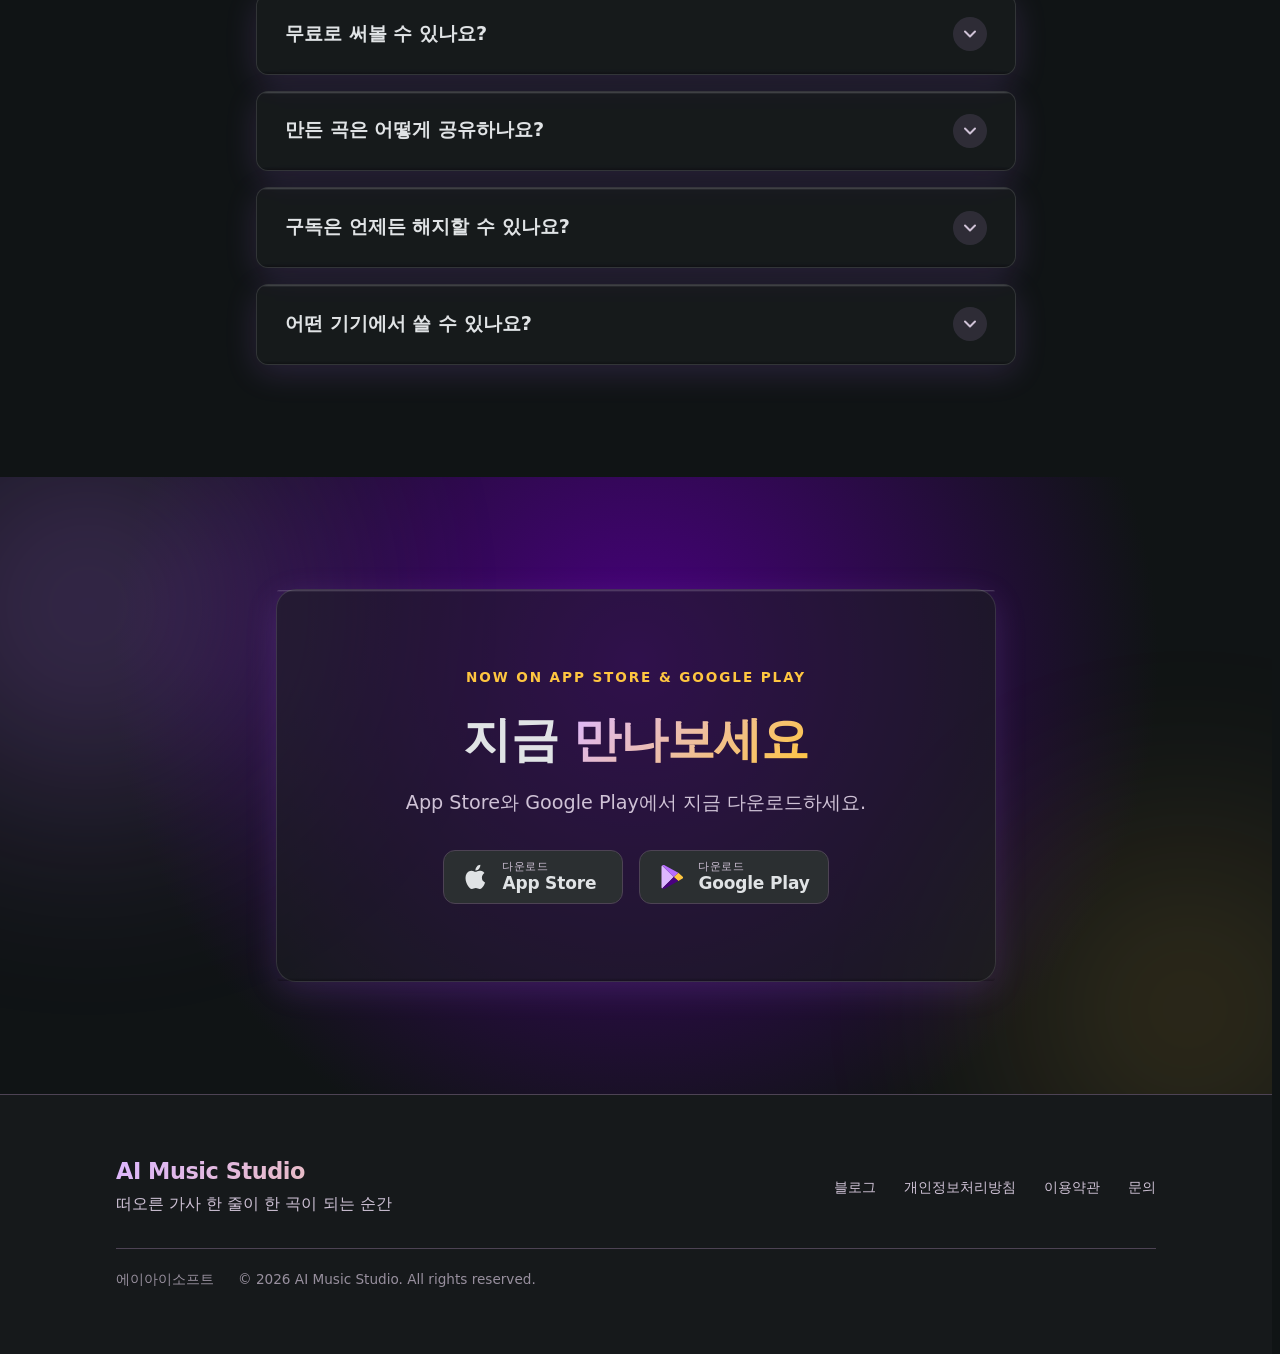
<file: blog/index.html>
<!doctype html>
<html lang="ko" class="no-js">
  <head>
    <meta charset="UTF-8" />
    <meta name="viewport" content="width=device-width, initial-scale=1.0, viewport-fit=cover" />
    <link rel="icon" type="image/png" href="/assets/icon.png" />
    <link rel="apple-touch-icon" href="/assets/icon.png" />

    <!-- Search engine site ownership verification (Naver Search Advisor + Google
         Search Console). HTML-tag method: kept in <head> so the prerender build
         includes it on every deploy. Kept OUTSIDE the SEO marker so every
         prerendered page (home + blog) keeps ownership verification. -->
    <meta name="naver-site-verification" content="ee0117da94277e7f3831c37bac8ff75917d04c24" />
    <meta name="google-site-verification" content="qBhsXFS2MwvD1okqUboCvf1aF_LvO_u5-TasDCRJyNA" />

    <title>AI 음악 이야기 — AI Music Studio 블로그</title>
    <meta name="description" content="AI로 노래를 만드는 법부터 장르별 팁까지. AI Music Studio가 전하는 AI 음악 제작 이야기." />
    <link rel="canonical" href="https://ai-music-studio.com/blog/" />
    <meta name="robots" content="index, follow" />
    <meta property="og:type" content="website" />
    <meta property="og:url" content="https://ai-music-studio.com/blog/" />
    <meta property="og:title" content="AI 음악 이야기 — AI Music Studio 블로그" />
    <meta property="og:description" content="AI로 노래를 만드는 법부터 장르별 팁까지. AI Music Studio가 전하는 AI 음악 제작 이야기." />
    <meta property="og:image" content="https://ai-music-studio.com/assets/og-banner.jpg?v=1" />
    <meta property="og:locale" content="ko_KR" />
    <meta name="twitter:card" content="summary_large_image" />
    <script type="module" crossorigin src="/assets/index-CdpBO8yn.js"></script>
    <link rel="stylesheet" crossorigin href="/assets/index-CUqhUloY.css">
  </head>
  <body>
    <div id="root" data-prerendered="true"><div class="_ambient_1rxp5_1" aria-hidden="true"><div class="_wash_1rxp5_11"></div><div class="_rings_1rxp5_19"><span class="_ring_1rxp5_19" style="width:220px;height:220px;margin-left:-110px;margin-top:-110px;animation-delay:0s;animation-duration:6s"></span><span class="_ring_1rxp5_19" style="width:280px;height:280px;margin-left:-140px;margin-top:-140px;animation-delay:2s;animation-duration:6s"></span><span class="_ring_1rxp5_19" style="width:340px;height:340px;margin-left:-170px;margin-top:-170px;animation-delay:4s;animation-duration:6s"></span></div><div class="_particles_1rxp5_57"><span class="_particle_1rxp5_57 _particlePrimary_1rxp5_73" style="left:35.9%;top:47.4%;width:6.4px;height:6.4px;animation-delay:14.7s;animation-duration:11s;--drift:-15.9px"></span><span class="_particle_1rxp5_57 _particleSecondary_1rxp5_78" style="left:2.5%;top:72.6%;width:5.2px;height:5.2px;animation-delay:8.8s;animation-duration:15.1s;--drift:-15.4px"></span><span class="_particle_1rxp5_57 _particlePrimary_1rxp5_73" style="left:89.8%;top:63.8%;width:3.5px;height:3.5px;animation-delay:4s;animation-duration:12.6s;--drift:28px"></span><span class="_particle_1rxp5_57 _particleSecondary_1rxp5_78" style="left:19.2%;top:86.4%;width:7.8px;height:7.8px;animation-delay:12.1s;animation-duration:18.1s;--drift:31.9px"></span><span class="_particle_1rxp5_57 _particlePrimary_1rxp5_73" style="left:89%;top:77.1%;width:4.3px;height:4.3px;animation-delay:5.1s;animation-duration:19.8s;--drift:12.3px"></span><span class="_particle_1rxp5_57 _particleSecondary_1rxp5_78" style="left:85%;top:92.4%;width:5.5px;height:5.5px;animation-delay:2.4s;animation-duration:17.4s;--drift:-36.1px"></span><span class="_particle_1rxp5_57 _particlePrimary_1rxp5_73" style="left:35.4%;top:97.5%;width:7.9px;height:7.9px;animation-delay:13.1s;animation-duration:10.7s;--drift:-8.9px"></span><span class="_particle_1rxp5_57 _particleSecondary_1rxp5_78" style="left:26.6%;top:84.2%;width:3.2px;height:3.2px;animation-delay:15.2s;animation-duration:13.6s;--drift:-27.7px"></span><span class="_particle_1rxp5_57 _particlePrimary_1rxp5_73" style="left:60.6%;top:87.2%;width:6.1px;height:6.1px;animation-delay:2.9s;animation-duration:18.2s;--drift:0.9px"></span><span class="_particle_1rxp5_57 _particleSecondary_1rxp5_78" style="left:16.6%;top:73.4%;width:8px;height:8px;animation-delay:3.9s;animation-duration:11.4s;--drift:38.4px"></span><span class="_particle_1rxp5_57 _particlePrimary_1rxp5_73" style="left:84%;top:108.2%;width:4px;height:4px;animation-delay:7.3s;animation-duration:11.3s;--drift:7px"></span><span class="_particle_1rxp5_57 _particleSecondary_1rxp5_78" style="left:92.5%;top:51.1%;width:4.1px;height:4.1px;animation-delay:3.3s;animation-duration:19.2s;--drift:-0.7px"></span><span class="_particle_1rxp5_57 _particlePrimary_1rxp5_73" style="left:83.3%;top:45.2%;width:3.8px;height:3.8px;animation-delay:3.5s;animation-duration:14.1s;--drift:-31.2px"></span><span class="_particle_1rxp5_57 _particleSecondary_1rxp5_78" style="left:33.7%;top:68.1%;width:5.4px;height:5.4px;animation-delay:5.6s;animation-duration:16.1s;--drift:-39.8px"></span><span class="_particle_1rxp5_57 _particlePrimary_1rxp5_73" style="left:9.7%;top:85.4%;width:6.9px;height:6.9px;animation-delay:14.1s;animation-duration:14.8s;--drift:-19.9px"></span><span class="_particle_1rxp5_57 _particleSecondary_1rxp5_78" style="left:36.8%;top:87.1%;width:6px;height:6px;animation-delay:14.6s;animation-duration:17.1s;--drift:23.3px"></span><span class="_particle_1rxp5_57 _particlePrimary_1rxp5_73" style="left:22.5%;top:67.9%;width:4.2px;height:4.2px;animation-delay:13.2s;animation-duration:17.9s;--drift:-13.1px"></span><span class="_particle_1rxp5_57 _particleSecondary_1rxp5_78" style="left:28.5%;top:91.2%;width:5.7px;height:5.7px;animation-delay:13.3s;animation-duration:15s;--drift:-1.7px"></span><span class="_particle_1rxp5_57 _particlePrimary_1rxp5_73" style="left:10.1%;top:80.6%;width:3.3px;height:3.3px;animation-delay:6s;animation-duration:10.2s;--drift:-37.2px"></span><span class="_particle_1rxp5_57 _particleSecondary_1rxp5_78" style="left:48%;top:104.1%;width:5.6px;height:5.6px;animation-delay:14.6s;animation-duration:11.8s;--drift:5.3px"></span><span class="_particle_1rxp5_57 _particlePrimary_1rxp5_73" style="left:69.6%;top:59.3%;width:6px;height:6px;animation-delay:2s;animation-duration:16.3s;--drift:-16.3px"></span><span class="_particle_1rxp5_57 _particleSecondary_1rxp5_78" style="left:10.9%;top:69.3%;width:5.2px;height:5.2px;animation-delay:11.4s;animation-duration:10.7s;--drift:-8.8px"></span><span class="_particle_1rxp5_57 _particlePrimary_1rxp5_73" style="left:77.3%;top:40.3%;width:6.1px;height:6.1px;animation-delay:15s;animation-duration:11.2s;--drift:22.6px"></span><span class="_particle_1rxp5_57 _particleSecondary_1rxp5_78" style="left:22.4%;top:95%;width:7.1px;height:7.1px;animation-delay:2.3s;animation-duration:19.9s;--drift:-16.5px"></span></div></div><header class="_header_zs460_1"><nav class="_nav_zs460_11" aria-label="주요 메뉴"><a class="_brand_zs460_24" href="#main" aria-label="AI Music Studio 홈"><img class="_logo_zs460_32" src="/assets/icon.png" alt="" aria-hidden="true" width="28" height="28"/><span class="gradient-text _wordmark_zs460_40">AI Music Studio</span></a><div class="_links_zs460_49"><a class="_link_zs460_49" href="/#features">기능</a><a class="_link_zs460_49" href="/#genres">장르</a><a class="_link_zs460_49" href="/#pricing">요금</a><a class="_link_zs460_49" href="/blog/">블로그</a></div></nav></header><main id="main" class="_listMain_1o0wu_6"><section class="section" aria-labelledby="blog-heading"><div class="container"><div class="reveal"><div class="_listHead_1o0wu_12"><p class="eyebrow">MAGAZINE</p><h1 id="blog-heading" class="gradient-text">AI 음악 이야기</h1><p class="_listLede_1o0wu_17">AI로 노래를 만드는 법부터 장르별 팁까지 — 나만의 곡을 더 잘 만드는 이야기를 모았어요.</p></div></div><div class="reveal"><ul class="_grid_1o0wu_25"><li class="_cardItem_1o0wu_34"><a class="glass-card _card_1o0wu_34" href="/blog/ai-music-how-to/"><span class="_cardEmoji_1o0wu_62" aria-hidden="true">🎵</span><h2 class="_cardTitle_1o0wu_67">AI로 노래 만드는 법 — 가사 한 줄이면 끝나는 작곡</h2><p class="_cardDesc_1o0wu_75">악보도, 악기도 없이 AI로 노래를 만드는 방법을 처음부터 설명합니다. 원하는 곡을 글로 적고 보이스를 고르면 몇 초 만에 완성 — AI Music Studio로 나만의 곡을 만드는 3단계.</p><p class="_cardMeta_1o0wu_87"><time dateTime="2026-07-29">2026년 7월 29일</time><span aria-hidden="true"> · </span><span>6<!-- -->분 읽기</span></p></a></li><li class="_cardItem_1o0wu_34"><a class="glass-card _card_1o0wu_34" href="/blog/ai-trot-making/"><span class="_cardEmoji_1o0wu_62" aria-hidden="true">🎤</span><h2 class="_cardTitle_1o0wu_67">트로트도 AI로 — 나만의 트로트 만드는 법 (AI 트로트 만들기)</h2><p class="_cardDesc_1o0wu_75">AI 트로트 만들기, 이제 글 한 줄이면 됩니다. 트로트에 어울리는 보이스와 가사, 분위기 고르는 법부터 AI Music Studio로 나만의 트로트 노래 만드는 실전 방법까지 정리했습니다.</p><p class="_cardMeta_1o0wu_87"><time dateTime="2026-07-29">2026년 7월 29일</time><span aria-hidden="true"> · </span><span>6<!-- -->분 읽기</span></p></a></li><li class="_cardItem_1o0wu_34"><a class="glass-card _card_1o0wu_34" href="/blog/text-to-music-guide/"><span class="_cardEmoji_1o0wu_62" aria-hidden="true">🧠</span><h2 class="_cardTitle_1o0wu_67">텍스트 음악 생성 원리 — 글이 노래가 되기까지 (쉽게 이해하는 AI 작곡)</h2><p class="_cardDesc_1o0wu_75">텍스트 음악 생성은 어떻게 작동할까요? 글로 음악 만들기 원리를 셰프·요리 주문서 비유로 아주 쉽게 설명합니다. text to music 원리부터 좋은 프롬프트 작성 팁까지, 비전문가도 이해하는 AI 음악 생성 가이드.</p><p class="_cardMeta_1o0wu_87"><time dateTime="2026-07-29">2026년 7월 29일</time><span aria-hidden="true"> · </span><span>6<!-- -->분 읽기</span></p></a></li><li class="_cardItem_1o0wu_34"><a class="glass-card _card_1o0wu_34" href="/blog/ai-kpop-making/"><span class="_cardEmoji_1o0wu_62" aria-hidden="true">💜</span><h2 class="_cardTitle_1o0wu_67">K-Pop 노래를 AI로 직접 만들기: 훅·비트·그룹 보컬까지 살리는 법</h2><p class="_cardDesc_1o0wu_75">ai kpop 만들기부터 케이팝 노래 만들기까지. 중독적인 훅, 강한 비트, 그룹 하모니를 AI 작곡 앱으로 살리는 프롬프트·보이스·분위기 설정 팁을 정리했습니다.</p><p class="_cardMeta_1o0wu_87"><time dateTime="2026-07-29">2026년 7월 29일</time><span aria-hidden="true"> · </span><span>6<!-- -->분 읽기</span></p></a></li><li class="_cardItem_1o0wu_34"><a class="glass-card _card_1o0wu_34" href="/blog/ai-celebration-song/"><span class="_cardEmoji_1o0wu_62" aria-hidden="true">🎂</span><h2 class="_cardTitle_1o0wu_67">세상 하나뿐인 축가, AI로 직접 만들기 (생일·기념일·결혼·환갑)</h2><p class="_cardDesc_1o0wu_75">축가 만들기가 어렵다면 AI로 직접 만들어 보세요. 이름과 사연을 가사에 담아 생일·기념일·결혼·환갑 축하 노래를 3분 안에 완성하는 방법과 실전 팁을 정리했습니다.</p><p class="_cardMeta_1o0wu_87"><time dateTime="2026-07-29">2026년 7월 29일</time><span aria-hidden="true"> · </span><span>6<!-- -->분 읽기</span></p></a></li><li class="_cardItem_1o0wu_34"><a class="glass-card _card_1o0wu_34" href="/blog/ai-voice-guide/"><span class="_cardEmoji_1o0wu_62" aria-hidden="true">🎙️</span><h2 class="_cardTitle_1o0wu_67">AI 보이스 14종, 내 곡에 맞는 목소리 고르는 법</h2><p class="_cardDesc_1o0wu_75">AI 보컬 종류가 곡 완성도를 어떻게 바꾸는지, 여성·남성·그룹 계열과 K-Pop·트로트·허스키·랩 스타일 보이스를 장르별로 고르는 실전 가이드. AI Music Studio에서 여러 목소리로 재생성해 비교하는 법까지 정리했습니다.</p><p class="_cardMeta_1o0wu_87"><time dateTime="2026-07-29">2026년 7월 29일</time><span aria-hidden="true"> · </span><span>6<!-- -->분 읽기</span></p></a></li><li class="_cardItem_1o0wu_34"><a class="glass-card _card_1o0wu_34" href="/blog/ai-music-copyright-share/"><span class="_cardEmoji_1o0wu_62" aria-hidden="true">🔒</span><h2 class="_cardTitle_1o0wu_67">AI로 만든 음악, 저작권과 공유는 어떻게 될까</h2><p class="_cardDesc_1o0wu_75">AI 음악 저작권과 공유가 궁금하신가요? AI로 만든 노래를 마음대로 써도 되는지, 어떻게 공유하는지, 상업적 이용은 어떤지까지 신중하고 정직하게 정리했습니다. AI Music Studio의 공유 정책과 함께 알아보세요.</p><p class="_cardMeta_1o0wu_87"><time dateTime="2026-07-29">2026년 7월 29일</time><span aria-hidden="true"> · </span><span>6<!-- -->분 읽기</span></p></a></li><li class="_cardItem_1o0wu_34"><a class="glass-card _card_1o0wu_34" href="/blog/ai-music-app-guide/"><span class="_cardEmoji_1o0wu_62" aria-hidden="true">🎧</span><h2 class="_cardTitle_1o0wu_67">AI 음악 생성 앱, 무엇을 보고 골라야 할까 — 선택 가이드</h2><p class="_cardDesc_1o0wu_75">AI 음악 앱을 고르려는데 종류가 너무 많아 헷갈린다면? 쉬운 입력, 장르 다양성, 보이스, 한국어 지원, 공유·다운로드, 가격 투명성까지 “후회 없이 고르는 6가지 체크리스트”를 정리했습니다. AI Music Studio가 각 기준에 어떻게 부합하는지도 함께 살펴봅니다.</p><p class="_cardMeta_1o0wu_87"><time dateTime="2026-07-29">2026년 7월 29일</time><span aria-hidden="true"> · </span><span>6<!-- -->분 읽기</span></p></a></li></ul></div></div></section></main><footer class="_footer_13eha_1" aria-labelledby="footer-brand"><div class="container _inner_13eha_7"><div class="_brandBlock_13eha_13"><span id="footer-brand" class="gradient-text _wordmark_13eha_19">AI Music Studio</span><p class="_tagline_13eha_27">떠오른 가사 한 줄이 한 곡이 되는 순간</p></div><nav class="_links_13eha_34" aria-label="사이트 정책 및 문의"><a class="_link_13eha_34" href="/blog/">블로그</a><a class="_link_13eha_34" href="https://longpapa82-cyber.github.io/aimusicstudio-legal/privacy.html?src=web">개인정보처리방침</a><a class="_link_13eha_34" href="https://longpapa82-cyber.github.io/aimusicstudio-legal/terms.html?src=web">이용약관</a><a class="_link_13eha_34" href="mailto:aimusicstudio.help@gmail.com">문의</a></nav><div class="_legal_13eha_59"><span class="_company_13eha_67">에이아이소프트</span><span class="_copyright_13eha_68">© 2026 AI Music Studio. All rights reserved.</span></div></div></footer></div>
    <noscript>
      <div style="padding: 2rem; color: #e0e3e5; background: #101415; font-family: sans-serif;">
        <h1>AI Music Studio — 떠오른 가사 한 줄이 한 곡이 되는 순간</h1>
        <p>원하는 곡의 내용을 적고 보이스를 고르면, AI가 그 이야기를 노래로 만들어 줍니다. iOS·Android에서 지금 다운로드하세요.</p>
      </div>
    </noscript>
  </body>
</html>
</file>
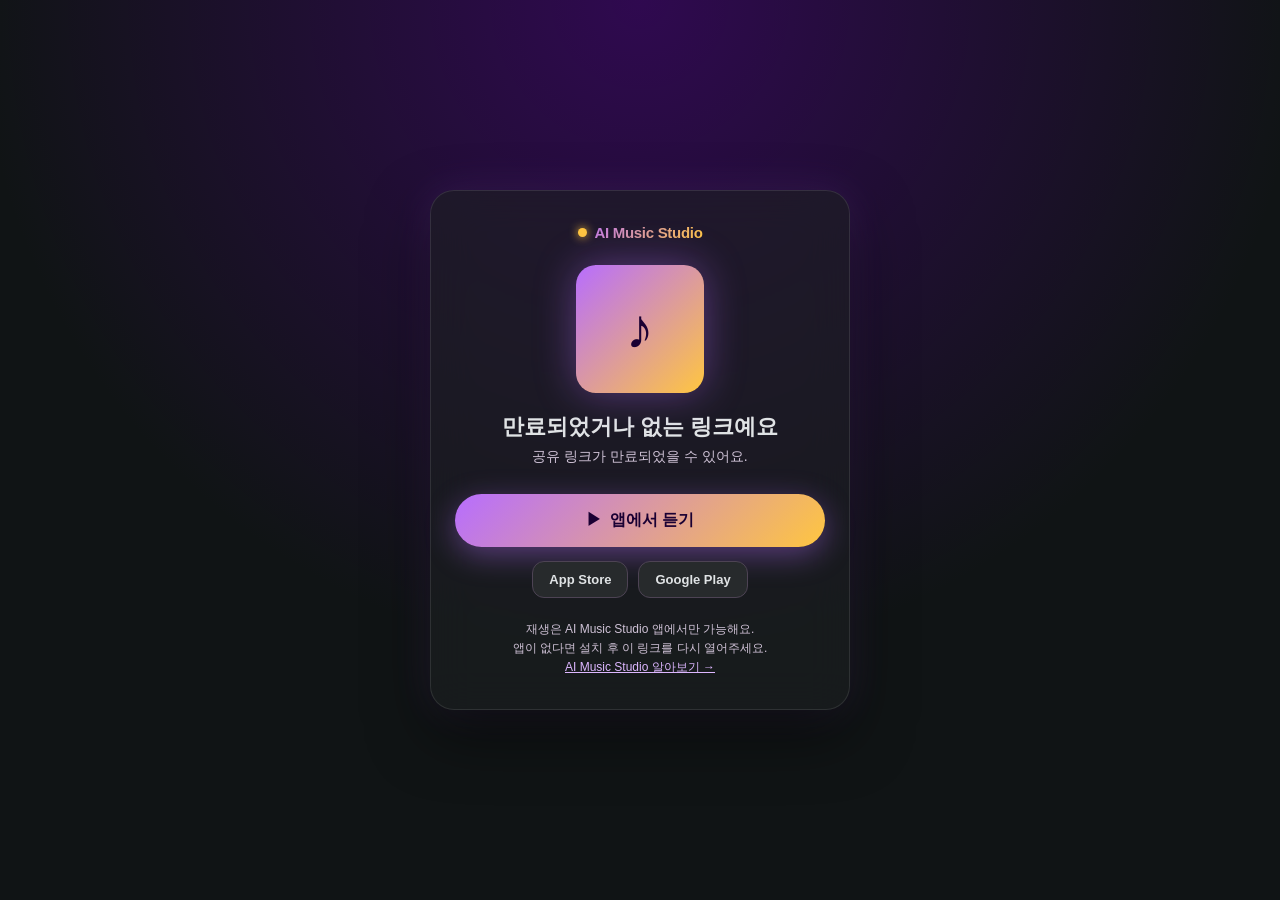
<file: s/index.html>
<!DOCTYPE html>
<html lang="ko">
<head>
<meta charset="utf-8" />
<meta name="viewport" content="width=device-width, initial-scale=1, viewport-fit=cover" />
<title>AI Music Studio — 공유된 음악</title>
<meta name="description" content="AI Music Studio에서 만든 음악이 공유되었어요. 앱에서 들어보세요." />
<meta property="og:title" content="AI Music Studio — 공유된 음악" />
<meta property="og:description" content="AI로 만든 나만의 음악. 앱에서 들어보세요." />
<meta property="og:type" content="music.song" />
<link rel="preconnect" href="https://osbtsflkafjhzyapbzdd.supabase.co" crossorigin />
<style>
  :root {
    --bg: #101415; --surface: #1d2022; --surface2: #272a2c;
    --on: #e0e3e5; --on-variant: #cfc2d6; --outline: #4d4354;
    --primary: #ddb7ff; --primary-c: #b76dff; --secondary: #ffc640;
    --grad: linear-gradient(135deg, #b76dff, #ffc640);
  }
  * { box-sizing: border-box; margin: 0; padding: 0; }
  html, body { height: 100%; }
  body {
    background:
      radial-gradient(circle at 50% 0%, rgba(73,0,128,0.55), transparent 60%),
      var(--bg);
    color: var(--on);
    font-family: 'Be Vietnam Pro', -apple-system, BlinkMacSystemFont, 'Segoe UI', Roboto, sans-serif;
    display: flex; align-items: center; justify-content: center;
    padding: 24px; min-height: 100dvh;
  }
  .card {
    width: 100%; max-width: 420px; text-align: center;
    background: rgba(29,32,34,0.6);
    backdrop-filter: blur(20px); -webkit-backdrop-filter: blur(20px);
    border: 1px solid rgba(255,255,255,0.1);
    border-radius: 24px; padding: 32px 24px;
    box-shadow: 0 24px 60px rgba(0,0,0,0.5), 0 0 40px rgba(183,109,255,0.15);
  }
  .brand {
    display: inline-flex; align-items: center; gap: 8px;
    font-weight: 800; letter-spacing: -0.02em; font-size: 15px;
    background: var(--grad); -webkit-background-clip: text; background-clip: text;
    -webkit-text-fill-color: transparent; margin-bottom: 24px;
  }
  .brand .dot { width: 9px; height: 9px; border-radius: 50%; background: var(--secondary);
    box-shadow: 0 0 10px var(--secondary); -webkit-text-fill-color: initial; }
  .art {
    width: 128px; height: 128px; margin: 0 auto 20px; border-radius: 20px;
    background: var(--grad); display: flex; align-items: center; justify-content: center;
    box-shadow: 0 0 40px rgba(183,109,255,0.4); position: relative; overflow: hidden;
  }
  .art .note { font-size: 56px; color: #1a0033; }
  .bars { position: absolute; bottom: 14px; left: 0; right: 0;
    display: flex; align-items: flex-end; justify-content: center; gap: 3px; height: 22px; }
  .bars i { width: 4px; border-radius: 2px; background: rgba(26,0,51,0.55);
    animation: eq .9s ease-in-out infinite; }
  .bars i:nth-child(2){ animation-delay:.15s } .bars i:nth-child(3){ animation-delay:.3s }
  .bars i:nth-child(4){ animation-delay:.45s } .bars i:nth-child(5){ animation-delay:.6s }
  @keyframes eq { 0%,100%{height:20%} 50%{height:90%} }
  h1 { font-size: 22px; font-weight: 700; line-height: 1.3; margin-bottom: 6px; word-break: keep-all; }
  .meta { color: var(--on-variant); font-size: 14px; margin-bottom: 28px; }
  .btn {
    display: flex; align-items: center; justify-content: center; gap: 8px;
    width: 100%; padding: 16px; border-radius: 9999px; border: none;
    font-size: 16px; font-weight: 700; cursor: pointer; text-decoration: none;
    transition: transform .15s ease, box-shadow .3s ease;
  }
  .btn-primary { background: var(--grad); color: #1a0033;
    box-shadow: 0 8px 30px rgba(183,109,255,0.4); }
  .btn-primary:active { transform: scale(0.97); }
  .stores { display: flex; gap: 10px; margin-top: 14px; justify-content: center; flex-wrap: wrap; }
  .store {
    display: inline-flex; align-items: center; gap: 6px; padding: 10px 16px;
    border-radius: 12px; background: var(--surface2); border: 1px solid var(--outline);
    color: var(--on); font-size: 13px; font-weight: 600; text-decoration: none;
  }
  .store .soon { font-size: 11px; color: var(--secondary); }
  .hint { color: var(--on-variant); font-size: 12px; margin-top: 22px; line-height: 1.6; }
  .hint a { color: var(--primary); }
  .spinner { width: 22px; height: 22px; border: 3px solid rgba(255,255,255,0.2);
    border-top-color: var(--primary); border-radius: 50%; animation: spin .8s linear infinite;
    margin: 0 auto; } @keyframes spin { to { transform: rotate(360deg) } }
</style>
</head>
<body>
  <main class="card">
    <div class="brand"><span class="dot"></span>AI Music Studio</div>
    <div class="art"><span class="note">♪</span>
      <div class="bars"><i></i><i></i><i></i><i></i><i></i></div>
    </div>
    <h1 id="title"><span class="spinner"></span></h1>
    <p class="meta" id="meta">음악을 불러오는 중…</p>

    <a class="btn btn-primary" id="openBtn" href="#">
      <span>▶</span> 앱에서 듣기
    </a>
    <div class="stores">
      <a class="store" id="iosStore" href="https://apps.apple.com/app/id6789540285" target="_blank" rel="noopener">App Store</a>
      <a class="store" id="androidStore" href="https://play.google.com/store/apps/details?id=com.aimusicstudio.app" target="_blank" rel="noopener">Google Play</a>
    </div>

    <p class="hint">
      재생은 AI Music Studio 앱에서만 가능해요.<br />
      앱이 없다면 설치 후 이 링크를 다시 열어주세요.<br />
      <a href="../">AI Music Studio 알아보기 →</a>
    </p>
  </main>

  <script>
    (function () {
      var SUPABASE_URL = 'https://osbtsflkafjhzyapbzdd.supabase.co';
      var SUPABASE_ANON = 'sb_publishable_zrr3wSUkfwKBQ-yOuQkq0w_unMu24ov';
      var SCHEME = 'aimusicstudio';

      // Token from ?t=<token> or the trailing path segment (/s/<token>).
      var params = new URLSearchParams(location.search);
      var token = params.get('t') || params.get('token');
      if (!token) {
        var seg = location.pathname.replace(/\/+$/, '').split('/');
        var last = seg[seg.length - 1];
        if (last && last !== 's') token = last;
      }

      var titleEl = document.getElementById('title');
      var metaEl = document.getElementById('meta');
      var openBtn = document.getElementById('openBtn');

      var deepLink = token ? (SCHEME + '://s/' + token) : (SCHEME + '://');
      openBtn.setAttribute('href', deepLink);

      function fmtDur(sec) {
        if (!sec && sec !== 0) return '';
        var m = Math.floor(sec / 60), s = Math.floor(sec % 60);
        return m + ':' + (s < 10 ? '0' : '') + s;
      }

      if (!token) {
        titleEl.textContent = '링크를 찾을 수 없어요';
        metaEl.textContent = '유효한 공유 링크가 아니에요.';
        return;
      }

      // Resolve the share token → track metadata (public Edge Function).
      fetch(SUPABASE_URL + '/functions/v1/resolve-share', {
        method: 'POST',
        headers: { 'Content-Type': 'application/json', 'apikey': SUPABASE_ANON },
        body: JSON.stringify({ token: token })
      })
        .then(function (r) { return r.ok ? r.json() : Promise.reject(r.status); })
        .then(function (res) {
          var track = (res && res.data && res.data.track) || (res && res.track);
          if (track && track.title) {
            titleEl.textContent = track.title;
            metaEl.textContent = track.duration_sec ? ('길이 ' + fmtDur(track.duration_sec)) : 'AI로 만든 음악';
          } else {
            titleEl.textContent = 'AI로 만든 음악';
            metaEl.textContent = '앱에서 들어보세요.';
          }
        })
        .catch(function () {
          titleEl.textContent = '만료되었거나 없는 링크예요';
          metaEl.textContent = '공유 링크가 만료되었을 수 있어요.';
        });
    })();
  </script>
</body>
</html>
</file>
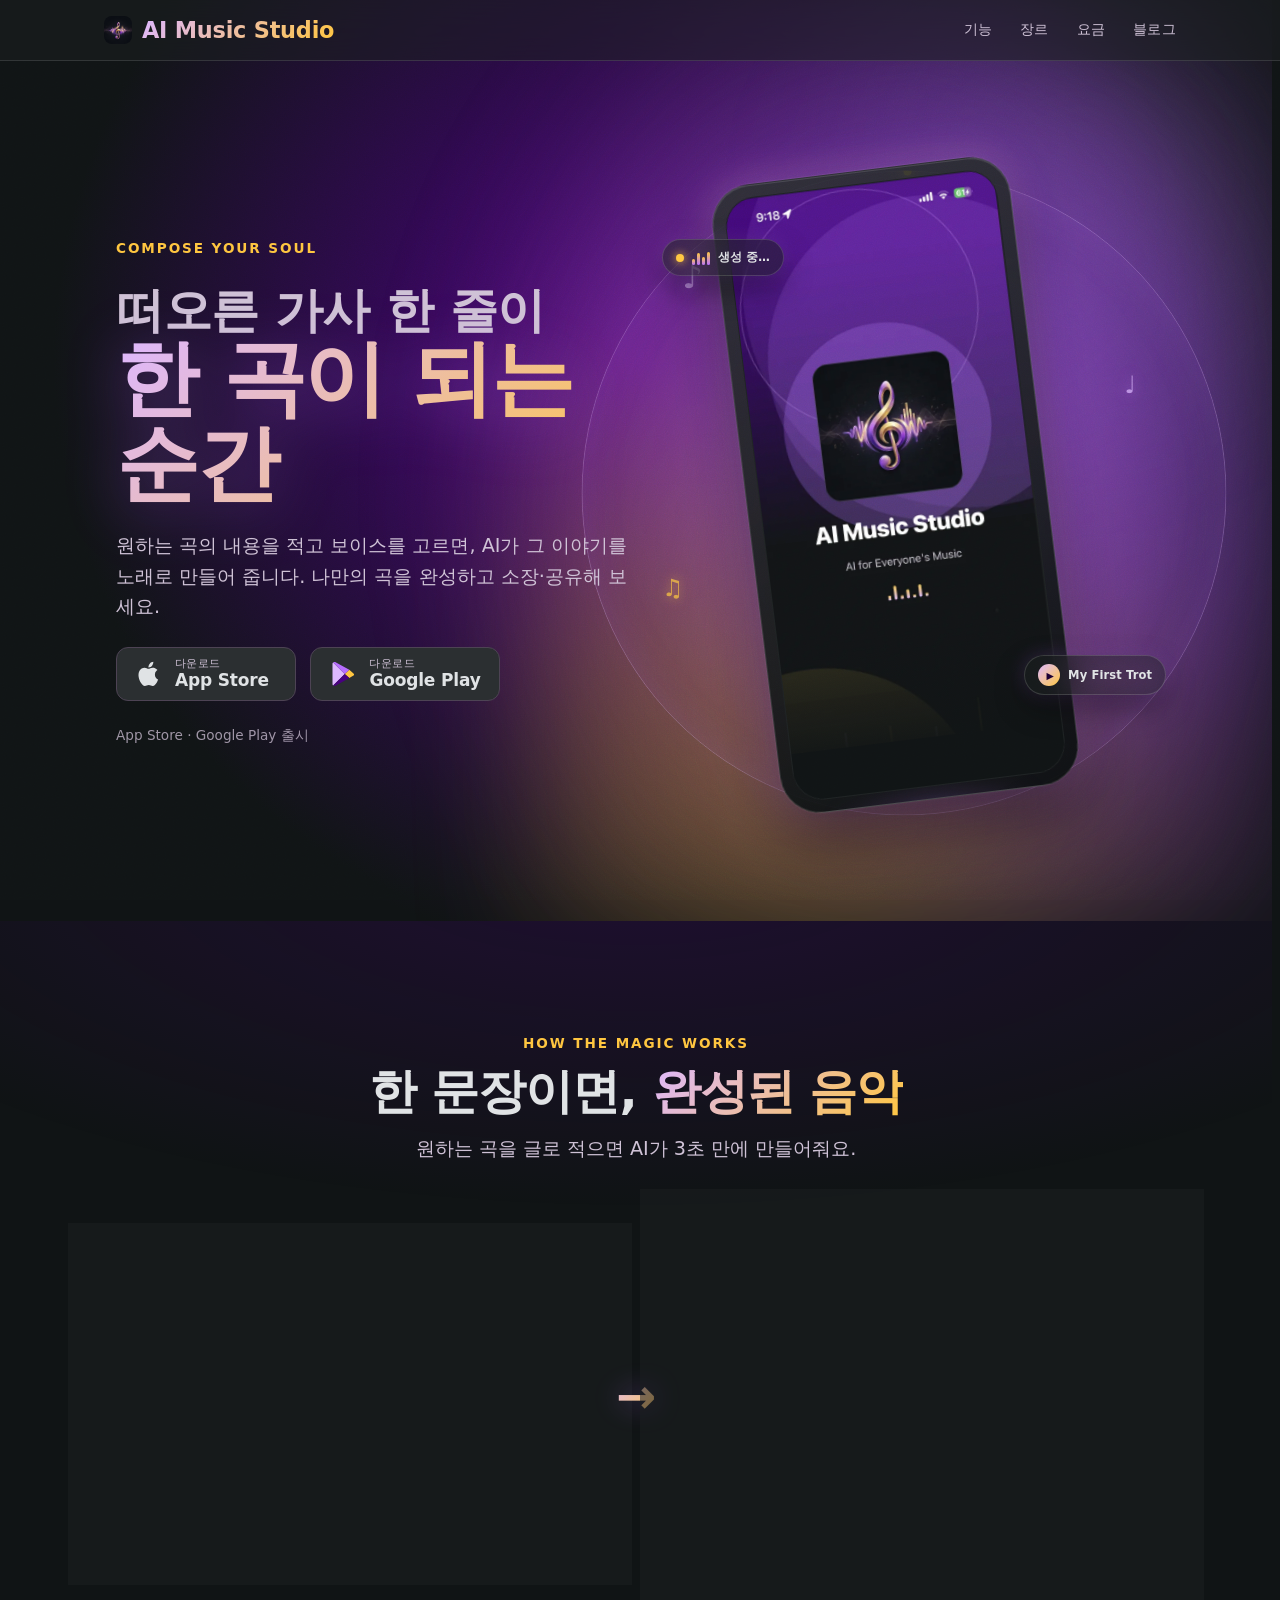
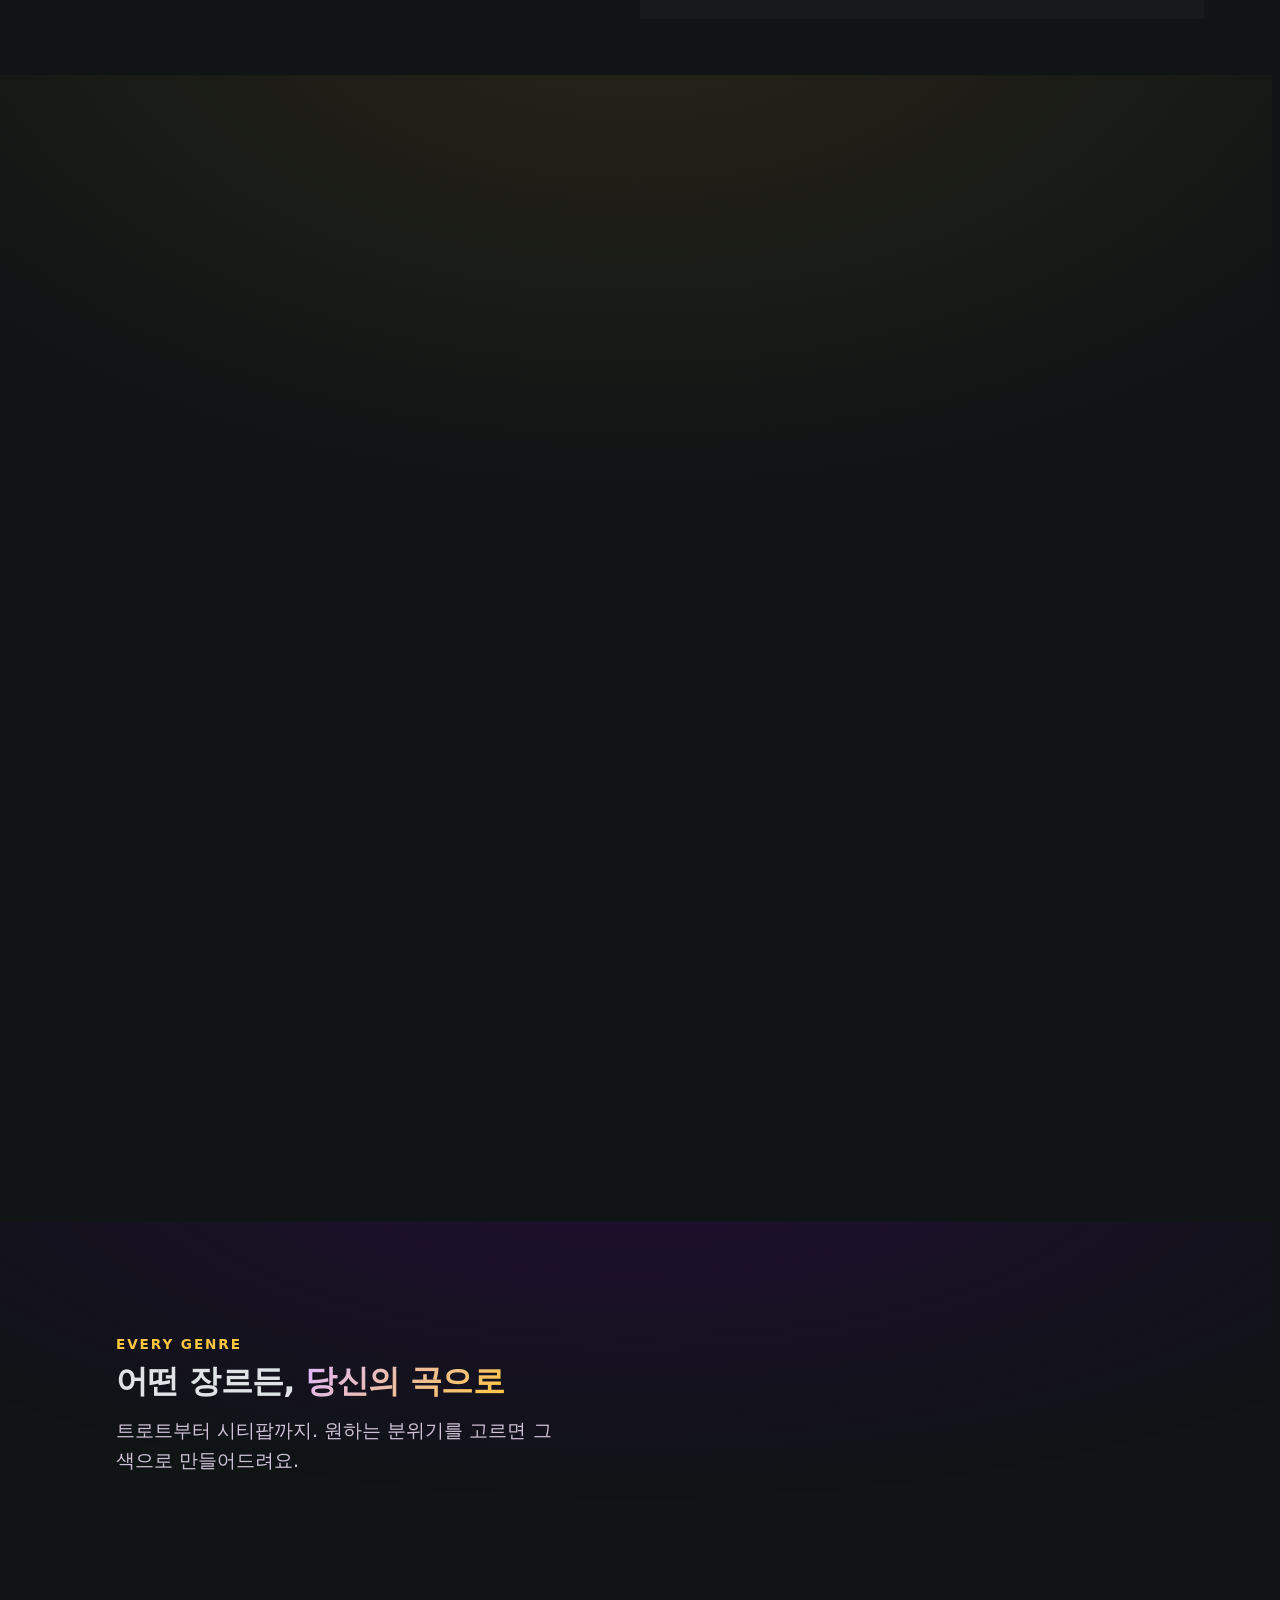
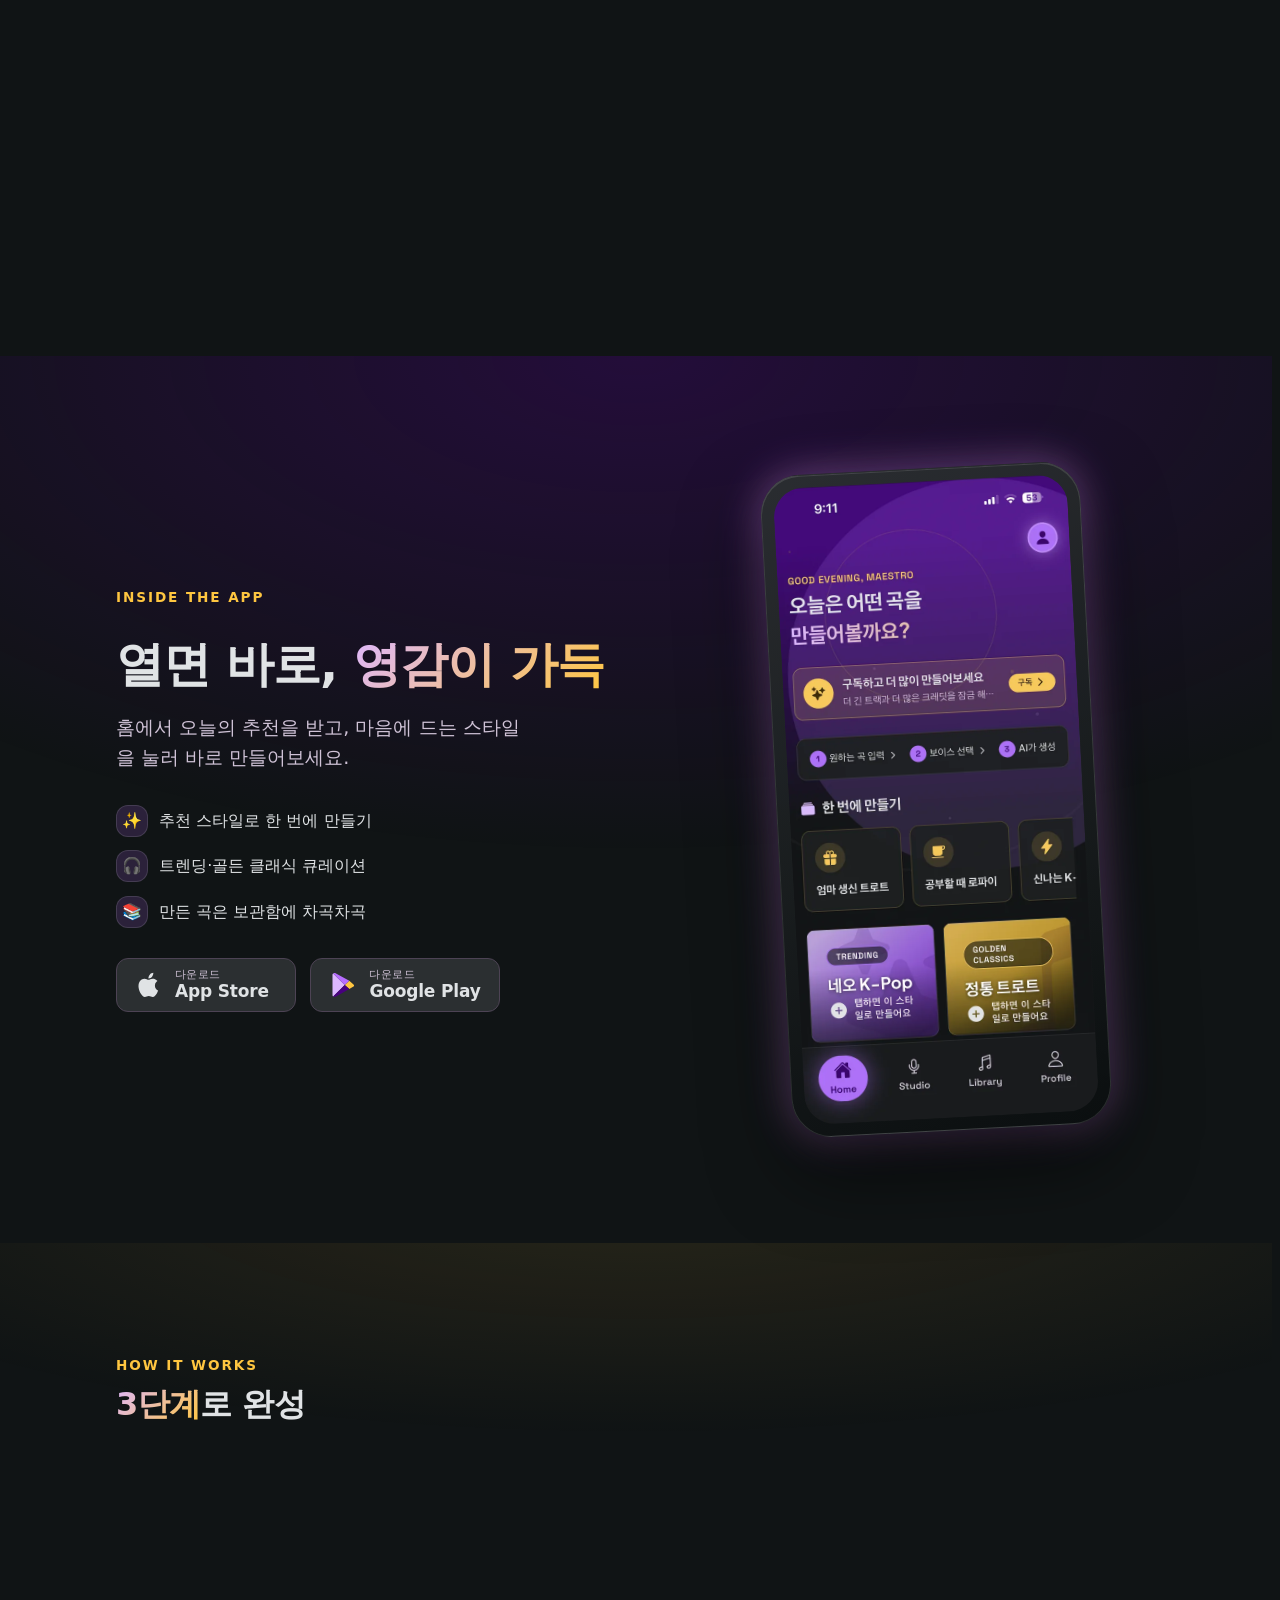
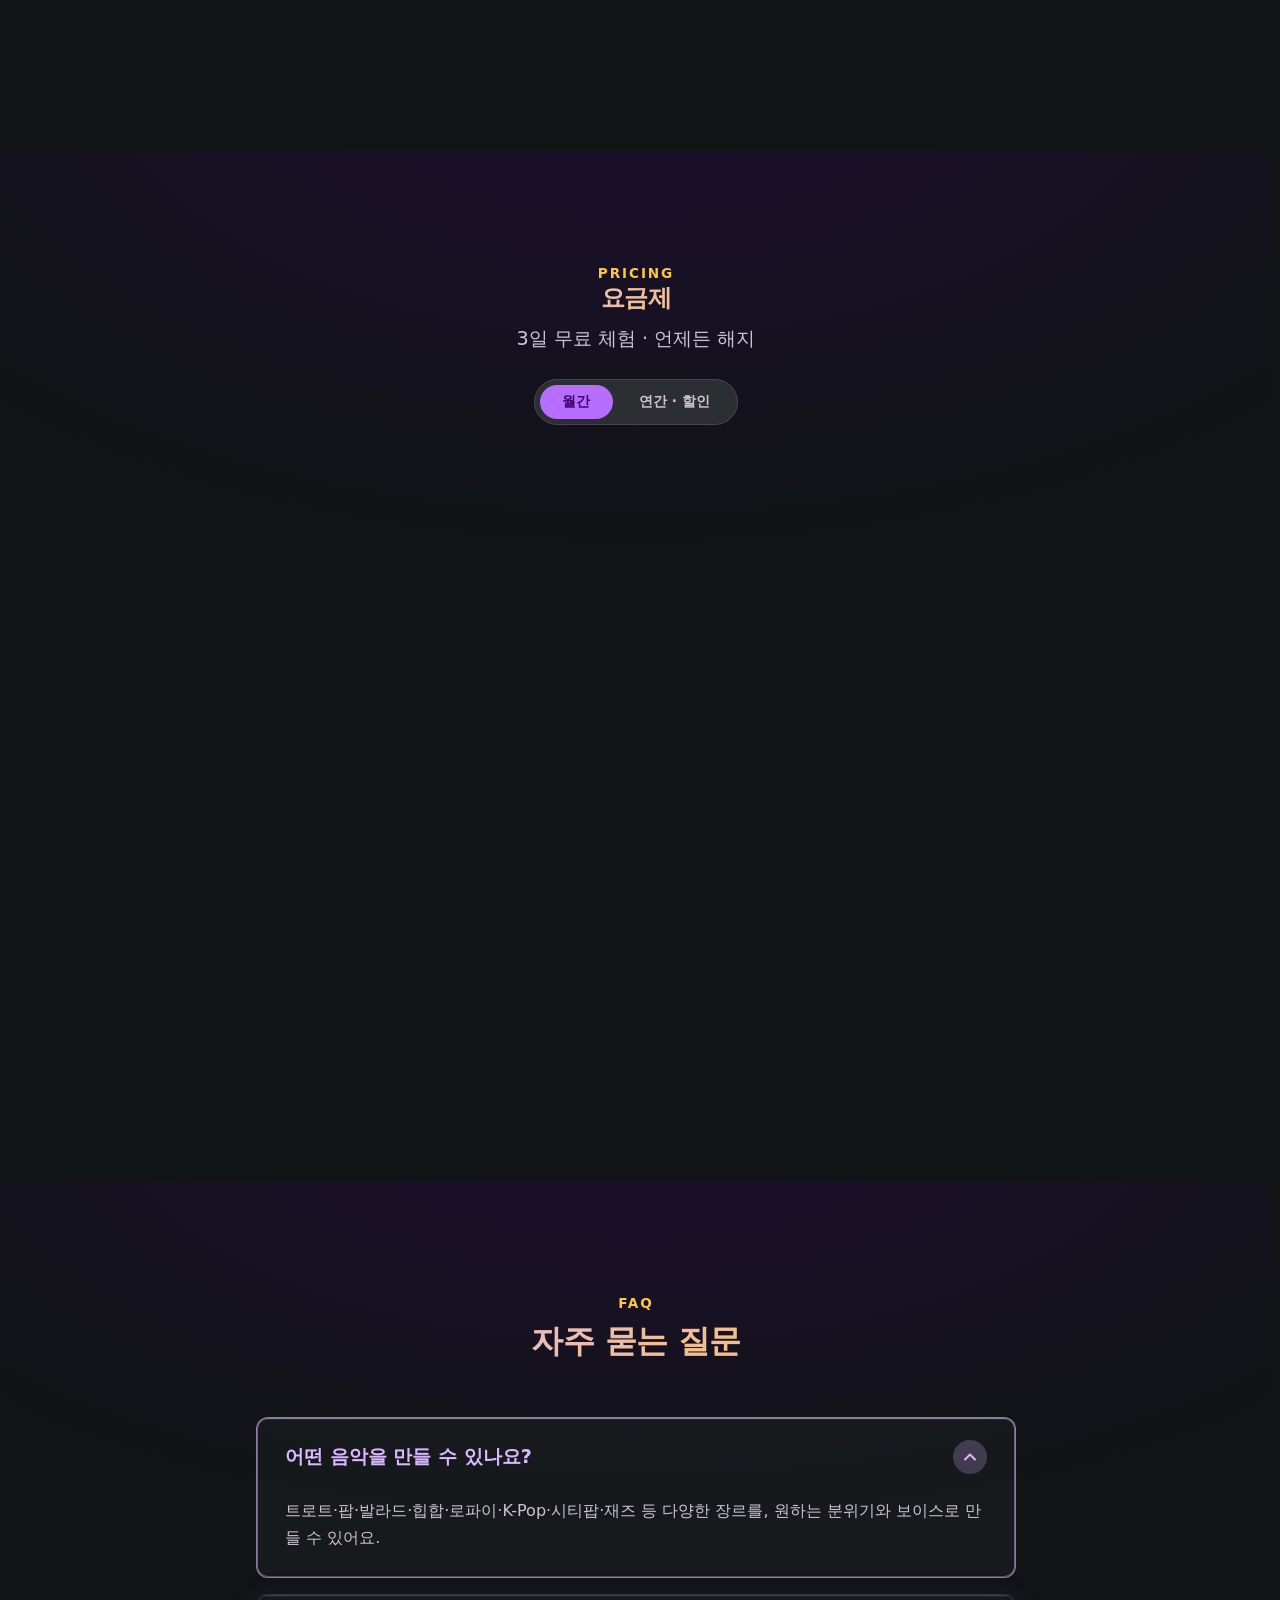
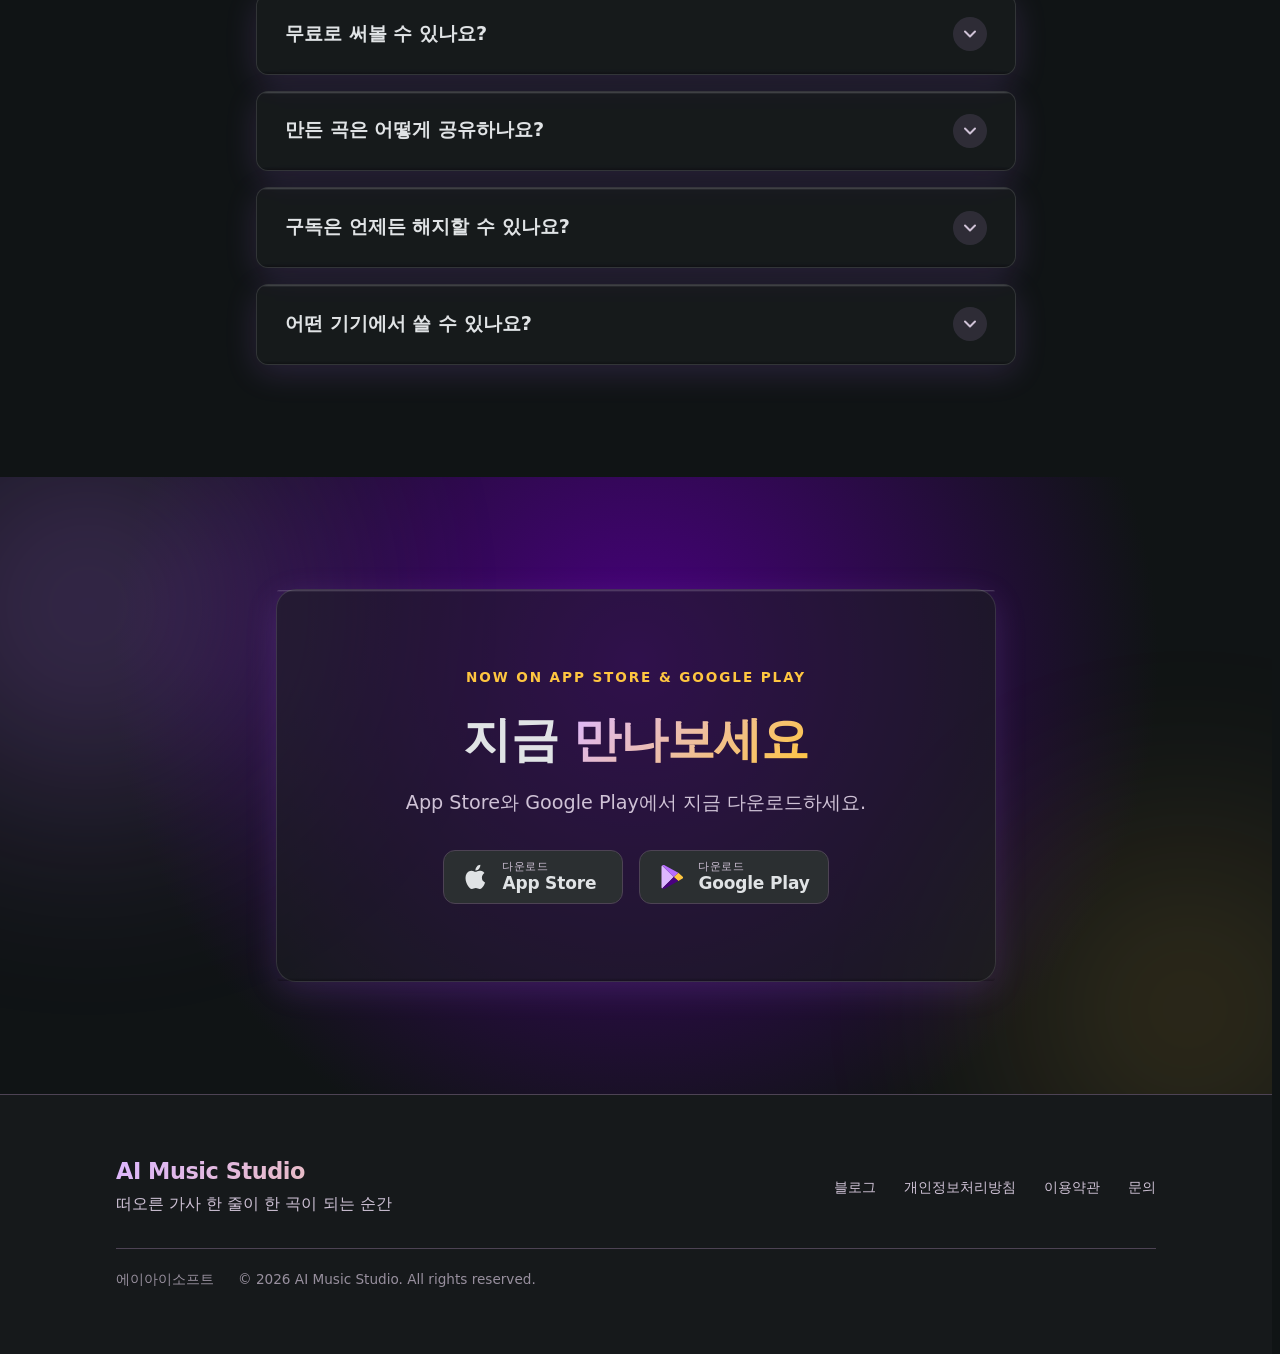
<file: blog/ai-celebration-song/index.html>
<!doctype html>
<html lang="ko" class="no-js">
  <head>
    <meta charset="UTF-8" />
    <meta name="viewport" content="width=device-width, initial-scale=1.0, viewport-fit=cover" />
    <link rel="icon" type="image/png" href="/assets/icon.png" />
    <link rel="apple-touch-icon" href="/assets/icon.png" />

    <!-- Search engine site ownership verification (Naver Search Advisor + Google
         Search Console). HTML-tag method: kept in <head> so the prerender build
         includes it on every deploy. Kept OUTSIDE the SEO marker so every
         prerendered page (home + blog) keeps ownership verification. -->
    <meta name="naver-site-verification" content="ee0117da94277e7f3831c37bac8ff75917d04c24" />
    <meta name="google-site-verification" content="qBhsXFS2MwvD1okqUboCvf1aF_LvO_u5-TasDCRJyNA" />

    <title>세상 하나뿐인 축가, AI로 직접 만들기 (생일·기념일·결혼·환갑)</title>
    <meta name="description" content="축가 만들기가 어렵다면 AI로 직접 만들어 보세요. 이름과 사연을 가사에 담아 생일·기념일·결혼·환갑 축하 노래를 3분 안에 완성하는 방법과 실전 팁을 정리했습니다." />
    <meta name="keywords" content="축가 만들기, 기념일 노래 만들기, 생일 축하 노래 만들기, 축가 ai, 환갑 축가, 결혼 축가" />
    <link rel="canonical" href="https://ai-music-studio.com/blog/ai-celebration-song/" />
    <meta name="robots" content="index, follow" />
    <meta property="og:type" content="article" />
    <meta property="og:url" content="https://ai-music-studio.com/blog/ai-celebration-song/" />
    <meta property="og:title" content="세상 하나뿐인 축가, AI로 직접 만들기 (생일·기념일·결혼·환갑)" />
    <meta property="og:description" content="축가 만들기가 어렵다면 AI로 직접 만들어 보세요. 이름과 사연을 가사에 담아 생일·기념일·결혼·환갑 축하 노래를 3분 안에 완성하는 방법과 실전 팁을 정리했습니다." />
    <meta property="og:image" content="https://ai-music-studio.com/assets/og-banner.jpg?v=1" />
    <meta property="og:locale" content="ko_KR" />
    <meta property="article:published_time" content="2026-07-29" />
    <meta name="twitter:card" content="summary_large_image" />
    <meta name="twitter:title" content="세상 하나뿐인 축가, AI로 직접 만들기 (생일·기념일·결혼·환갑)" />
    <meta name="twitter:description" content="축가 만들기가 어렵다면 AI로 직접 만들어 보세요. 이름과 사연을 가사에 담아 생일·기념일·결혼·환갑 축하 노래를 3분 안에 완성하는 방법과 실전 팁을 정리했습니다." />
    <meta name="twitter:image" content="https://ai-music-studio.com/assets/og-banner.jpg?v=1" />
    <script type="application/ld+json">
{
  "@context": "https://schema.org",
  "@graph": [
    {
      "@type": "BlogPosting",
      "headline": "세상 하나뿐인 축가, AI로 직접 만들기 (생일·기념일·결혼·환갑)",
      "description": "축가 만들기가 어렵다면 AI로 직접 만들어 보세요. 이름과 사연을 가사에 담아 생일·기념일·결혼·환갑 축하 노래를 3분 안에 완성하는 방법과 실전 팁을 정리했습니다.",
      "inLanguage": "ko",
      "datePublished": "2026-07-29",
      "dateModified": "2026-07-29",
      "image": "https://ai-music-studio.com/assets/og-banner.jpg?v=1",
      "mainEntityOfPage": {
        "@type": "WebPage",
        "@id": "https://ai-music-studio.com/blog/ai-celebration-song/"
      },
      "author": {
        "@type": "Organization",
        "name": "에이아이소프트"
      },
      "publisher": {
        "@type": "Organization",
        "name": "AI Music Studio",
        "url": "https://ai-music-studio.com/"
      }
    },
    {
      "@type": "BreadcrumbList",
      "itemListElement": [
        {
          "@type": "ListItem",
          "position": 1,
          "name": "홈",
          "item": "https://ai-music-studio.com/"
        },
        {
          "@type": "ListItem",
          "position": 2,
          "name": "블로그",
          "item": "https://ai-music-studio.com/blog/"
        },
        {
          "@type": "ListItem",
          "position": 3,
          "name": "세상 하나뿐인 축가, AI로 직접 만들기 (생일·기념일·결혼·환갑)",
          "item": "https://ai-music-studio.com/blog/ai-celebration-song/"
        }
      ]
    }
  ]
}
    </script>
    <script type="module" crossorigin src="/assets/index-CdpBO8yn.js"></script>
    <link rel="stylesheet" crossorigin href="/assets/index-CUqhUloY.css">
  </head>
  <body>
    <div id="root" data-prerendered="true"><div class="_ambient_1rxp5_1" aria-hidden="true"><div class="_wash_1rxp5_11"></div><div class="_rings_1rxp5_19"><span class="_ring_1rxp5_19" style="width:220px;height:220px;margin-left:-110px;margin-top:-110px;animation-delay:0s;animation-duration:6s"></span><span class="_ring_1rxp5_19" style="width:280px;height:280px;margin-left:-140px;margin-top:-140px;animation-delay:2s;animation-duration:6s"></span><span class="_ring_1rxp5_19" style="width:340px;height:340px;margin-left:-170px;margin-top:-170px;animation-delay:4s;animation-duration:6s"></span></div><div class="_particles_1rxp5_57"><span class="_particle_1rxp5_57 _particlePrimary_1rxp5_73" style="left:35.9%;top:47.4%;width:6.4px;height:6.4px;animation-delay:14.7s;animation-duration:11s;--drift:-15.9px"></span><span class="_particle_1rxp5_57 _particleSecondary_1rxp5_78" style="left:2.5%;top:72.6%;width:5.2px;height:5.2px;animation-delay:8.8s;animation-duration:15.1s;--drift:-15.4px"></span><span class="_particle_1rxp5_57 _particlePrimary_1rxp5_73" style="left:89.8%;top:63.8%;width:3.5px;height:3.5px;animation-delay:4s;animation-duration:12.6s;--drift:28px"></span><span class="_particle_1rxp5_57 _particleSecondary_1rxp5_78" style="left:19.2%;top:86.4%;width:7.8px;height:7.8px;animation-delay:12.1s;animation-duration:18.1s;--drift:31.9px"></span><span class="_particle_1rxp5_57 _particlePrimary_1rxp5_73" style="left:89%;top:77.1%;width:4.3px;height:4.3px;animation-delay:5.1s;animation-duration:19.8s;--drift:12.3px"></span><span class="_particle_1rxp5_57 _particleSecondary_1rxp5_78" style="left:85%;top:92.4%;width:5.5px;height:5.5px;animation-delay:2.4s;animation-duration:17.4s;--drift:-36.1px"></span><span class="_particle_1rxp5_57 _particlePrimary_1rxp5_73" style="left:35.4%;top:97.5%;width:7.9px;height:7.9px;animation-delay:13.1s;animation-duration:10.7s;--drift:-8.9px"></span><span class="_particle_1rxp5_57 _particleSecondary_1rxp5_78" style="left:26.6%;top:84.2%;width:3.2px;height:3.2px;animation-delay:15.2s;animation-duration:13.6s;--drift:-27.7px"></span><span class="_particle_1rxp5_57 _particlePrimary_1rxp5_73" style="left:60.6%;top:87.2%;width:6.1px;height:6.1px;animation-delay:2.9s;animation-duration:18.2s;--drift:0.9px"></span><span class="_particle_1rxp5_57 _particleSecondary_1rxp5_78" style="left:16.6%;top:73.4%;width:8px;height:8px;animation-delay:3.9s;animation-duration:11.4s;--drift:38.4px"></span><span class="_particle_1rxp5_57 _particlePrimary_1rxp5_73" style="left:84%;top:108.2%;width:4px;height:4px;animation-delay:7.3s;animation-duration:11.3s;--drift:7px"></span><span class="_particle_1rxp5_57 _particleSecondary_1rxp5_78" style="left:92.5%;top:51.1%;width:4.1px;height:4.1px;animation-delay:3.3s;animation-duration:19.2s;--drift:-0.7px"></span><span class="_particle_1rxp5_57 _particlePrimary_1rxp5_73" style="left:83.3%;top:45.2%;width:3.8px;height:3.8px;animation-delay:3.5s;animation-duration:14.1s;--drift:-31.2px"></span><span class="_particle_1rxp5_57 _particleSecondary_1rxp5_78" style="left:33.7%;top:68.1%;width:5.4px;height:5.4px;animation-delay:5.6s;animation-duration:16.1s;--drift:-39.8px"></span><span class="_particle_1rxp5_57 _particlePrimary_1rxp5_73" style="left:9.7%;top:85.4%;width:6.9px;height:6.9px;animation-delay:14.1s;animation-duration:14.8s;--drift:-19.9px"></span><span class="_particle_1rxp5_57 _particleSecondary_1rxp5_78" style="left:36.8%;top:87.1%;width:6px;height:6px;animation-delay:14.6s;animation-duration:17.1s;--drift:23.3px"></span><span class="_particle_1rxp5_57 _particlePrimary_1rxp5_73" style="left:22.5%;top:67.9%;width:4.2px;height:4.2px;animation-delay:13.2s;animation-duration:17.9s;--drift:-13.1px"></span><span class="_particle_1rxp5_57 _particleSecondary_1rxp5_78" style="left:28.5%;top:91.2%;width:5.7px;height:5.7px;animation-delay:13.3s;animation-duration:15s;--drift:-1.7px"></span><span class="_particle_1rxp5_57 _particlePrimary_1rxp5_73" style="left:10.1%;top:80.6%;width:3.3px;height:3.3px;animation-delay:6s;animation-duration:10.2s;--drift:-37.2px"></span><span class="_particle_1rxp5_57 _particleSecondary_1rxp5_78" style="left:48%;top:104.1%;width:5.6px;height:5.6px;animation-delay:14.6s;animation-duration:11.8s;--drift:5.3px"></span><span class="_particle_1rxp5_57 _particlePrimary_1rxp5_73" style="left:69.6%;top:59.3%;width:6px;height:6px;animation-delay:2s;animation-duration:16.3s;--drift:-16.3px"></span><span class="_particle_1rxp5_57 _particleSecondary_1rxp5_78" style="left:10.9%;top:69.3%;width:5.2px;height:5.2px;animation-delay:11.4s;animation-duration:10.7s;--drift:-8.8px"></span><span class="_particle_1rxp5_57 _particlePrimary_1rxp5_73" style="left:77.3%;top:40.3%;width:6.1px;height:6.1px;animation-delay:15s;animation-duration:11.2s;--drift:22.6px"></span><span class="_particle_1rxp5_57 _particleSecondary_1rxp5_78" style="left:22.4%;top:95%;width:7.1px;height:7.1px;animation-delay:2.3s;animation-duration:19.9s;--drift:-16.5px"></span></div></div><header class="_header_zs460_1"><nav class="_nav_zs460_11" aria-label="주요 메뉴"><a class="_brand_zs460_24" href="#main" aria-label="AI Music Studio 홈"><img class="_logo_zs460_32" src="/assets/icon.png" alt="" aria-hidden="true" width="28" height="28"/><span class="gradient-text _wordmark_zs460_40">AI Music Studio</span></a><div class="_links_zs460_49"><a class="_link_zs460_49" href="/#features">기능</a><a class="_link_zs460_49" href="/#genres">장르</a><a class="_link_zs460_49" href="/#pricing">요금</a><a class="_link_zs460_49" href="/blog/">블로그</a></div></nav></header><main id="main" class="_postMain_1o0wu_7"><article class="container _article_1o0wu_96"><nav class="_crumbs_1o0wu_100" aria-label="위치"><a href="/">홈</a><span aria-hidden="true">›</span><a href="/blog/">블로그</a></nav><header class="_postHeader_1o0wu_119"><h1 class="_postTitle_1o0wu_125">세상 하나뿐인 축가, AI로 직접 만들기 (생일·기념일·결혼·환갑)</h1><p class="_postMeta_1o0wu_134"><time dateTime="2026-07-29">2026년 7월 29일</time><span aria-hidden="true"> · </span><span>6<!-- -->분 읽기</span></p></header><div class="_body_1o0wu_142"><p class="_p_1o0wu_7">소중한 사람에게 세상에 하나뿐인 축가를 선물하고 싶은데, 노래를 만들 줄은 모른다면. 이제는 글 한 줄만 쓰면 AI가 대신 작곡해 줍니다. 이 글에서는 생일, 기념일, 결혼, 환갑 같은 특별한 날에 어울리는 축가를 AI로 직접 만드는 방법과, 받는 사람이 울컥할 만큼 감동적인 가사를 담는 실전 팁을 정리했습니다.</p><h2 id="why" class="_h2_1o0wu_153">왜 축가를 AI로 만드는 걸까</h2><p class="_p_1o0wu_7">시중에 좋은 노래는 많지만, 그 노래에는 우리 이야기가 없습니다. 축가의 감동은 멜로디보다 “나를 위한 노래”라는 사실에서 옵니다. 상대의 이름, 함께한 추억, 하고 싶은 말이 가사에 담기는 순간, 흔한 축하가 평생 기억에 남는 선물이 됩니다.</p><p class="_p_1o0wu_7">AI Music Studio는 만들고 싶은 노래를 글로 설명하면 자동으로 작곡해 주는 앱입니다. 악기나 음악 이론을 몰라도 되고, 완성까지 몇 분이면 충분합니다. 매일 1곡은 무료로 만들 수 있어 부담 없이 시도해 볼 수 있습니다.</p><h2 id="ideas" class="_h2_1o0wu_153">상황별 축가 아이디어</h2><h3 class="_h3_1o0wu_163">생일 축가</h3><p class="_p_1o0wu_7">주인공의 이름을 후렴에 넣고, 올 한 해 응원의 메시지를 담아 보세요. 밝고 경쾌한 분위기에 K-Pop이나 팝 장르를 고르면 파티 현장에서 함께 부르기 좋습니다. 잔잔한 분위기의 발라드로 만들면 편지 같은 생일 노래가 됩니다.</p><h3 class="_h3_1o0wu_163">환갑·칠순 축가</h3><p class="_p_1o0wu_7">부모님의 지난 세월과 자식들의 고마움을 가사로 풀면 좋습니다. 웅장하거나 잔잔한 분위기에 트로트나 발라드를 고르면 어르신 세대의 정서에 잘 맞습니다. 남성·여성·그룹 보이스 중 자녀가 함께 부르는 듯한 그룹 보이스도 잘 어울립니다.</p><h3 class="_h3_1o0wu_163">결혼 축가</h3><p class="_p_1o0wu_7">두 사람이 처음 만난 순간부터 오늘까지의 이야기를 담아 보세요. 시티팝이나 재즈로 세련되게, 발라드로 감동적으로 방향을 잡을 수 있습니다. 축의금 대신 세상에 하나뿐인 축가를 건네면 두고두고 회자되는 하객이 됩니다.</p><h3 class="_h3_1o0wu_163">기념일 노래</h3><p class="_p_1o0wu_7">연인이나 부부의 100일, 1주년, 결혼기념일에는 두 사람만 아는 추억을 넣어 보세요. 로파이나 시티팝의 잔잔한 분위기가 둘만의 순간에 잘 어울립니다.</p><h2 id="tips" class="_h2_1o0wu_153">이름과 사연을 가사에 담는 실전 팁</h2><ol class="_ol_1o0wu_173"><li>받는 사람의 이름을 후렴에 반복해 넣으면 “나를 위한 노래”라는 느낌이 확 살아납니다.</li><li>구체적인 사연 한두 개를 콕 집어 주세요. 예: 처음 함께 간 바다, 늘 끓여 주시던 된장찌개처럼 둘만 아는 장면일수록 감동이 큽니다.</li><li>하고 싶은 한마디를 명확히 정하세요. 고맙다, 사랑한다, 건강하시라 같은 핵심 메시지가 노래의 중심이 됩니다.</li><li>분위기와 장르를 상황에 맞춰 고르세요. 신나는·잔잔한·웅장한 분위기와 8개 장르(트로트·K-Pop·발라드·시티팝·힙합·로파이·재즈·팝)를 조합할 수 있습니다.</li><li>보이스는 14가지 중에서 상황에 맞게 고르세요. 여성·남성·그룹 보이스가 있어 부르는 사람의 느낌까지 연출할 수 있습니다.</li></ol><blockquote class="glass-card _quote_1o0wu_207">멜로디는 AI가, 이야기는 당신이. 이 조합이 축가를 특별하게 만듭니다.</blockquote><h2 id="how" class="_h2_1o0wu_153">3분이면 완성, 만드는 순서</h2><ol class="_ol_1o0wu_173"><li>앱을 열고 만들고 싶은 축가를 글로 설명합니다. (누구를 위한, 어떤 상황의, 어떤 분위기 노래인지)</li><li>장르와 분위기, 보이스를 고릅니다.</li><li>생성 버튼을 누르고 잠시 기다리면 최대 3분 길이의 노래가 완성됩니다.</li><li>마음에 들면 MP3로 저장하거나 공유 링크로 바로 전할 수 있습니다.</li></ol><p class="_p_1o0wu_7">완성된 곡은 MP3 다운로드, 공유 링크 전달, 백그라운드 재생을 모두 지원합니다. 마음에 드는 결과가 나올 때까지 여러 번 다듬어 보는 것을 추천합니다.</p><h2 id="pricing" class="_h2_1o0wu_153">요금제와 무료로 시작하기</h2><p class="_p_1o0wu_7">가입만 하면 매일 1곡은 무료로 만들 수 있어, 축가가 어떤 느낌인지 먼저 가볍게 시험해 볼 수 있습니다. 더 자주 만들고 싶다면 3일 무료 체험 후 요금제를 선택하면 됩니다.</p><ul class="_ul_1o0wu_172"><li>Lite ₩5,500 — 가볍게 시작하는 요금제</li><li>Pro ₩9,900 — 축가를 여러 버전으로 만들어 보고 싶을 때</li><li>Studio ₩22,000 — 가장 여유롭게 만드는 요금제</li></ul><p class="_p_1o0wu_7">모든 요금제에서 최대 3분 길이의 곡을 만들 수 있고, MP3 다운로드와 공유 링크, 백그라운드 재생을 지원합니다. 크레딧은 30초 단위로 사용됩니다.</p><h2 id="cta" class="_h2_1o0wu_153">지금 바로 축가 만들기</h2><p class="_p_1o0wu_7">다가오는 생일이나 기념일이 있다면, 오늘 무료 1곡으로 축가를 한번 만들어 보세요. 짧은 글 한 줄이 평생 간직할 선물이 됩니다. iOS(App Store)와 Android(Google Play)에서 모두 만나볼 수 있습니다.</p><a class="_cta_1o0wu_218" href="https://apps.apple.com/app/id6789540285">AI Music Studio 지금 받기</a></div><section class="_related_1o0wu_246" aria-labelledby="related-heading"><h2 id="related-heading" class="_relatedHeading_1o0wu_252">관련 글</h2><ul class="_relatedList_1o0wu_260"><li><a class="_relatedLink_1o0wu_269" href="/blog/ai-music-how-to/"><span class="_relatedEmoji_1o0wu_294" aria-hidden="true">🎵</span><span class="_relatedText_1o0wu_299"><span class="_relatedTitle_1o0wu_306">AI로 노래 만드는 법 — 가사 한 줄이면 끝나는 작곡</span><span class="_relatedDesc_1o0wu_314">악보도, 악기도 없이 AI로 노래를 만드는 방법을 처음부터 설명합니다. 원하는 곡을 글로 적고 보이스를 고르면 몇 초 만에 완성 — AI Music Studio로 나만의 곡을 만드는 3단계.</span></span></a></li><li><a class="_relatedLink_1o0wu_269" href="/blog/ai-trot-making/"><span class="_relatedEmoji_1o0wu_294" aria-hidden="true">🎤</span><span class="_relatedText_1o0wu_299"><span class="_relatedTitle_1o0wu_306">트로트도 AI로 — 나만의 트로트 만드는 법 (AI 트로트 만들기)</span><span class="_relatedDesc_1o0wu_314">AI 트로트 만들기, 이제 글 한 줄이면 됩니다. 트로트에 어울리는 보이스와 가사, 분위기 고르는 법부터 AI Music Studio로 나만의 트로트 노래 만드는 실전 방법까지 정리했습니다.</span></span></a></li><li><a class="_relatedLink_1o0wu_269" href="/blog/text-to-music-guide/"><span class="_relatedEmoji_1o0wu_294" aria-hidden="true">🧠</span><span class="_relatedText_1o0wu_299"><span class="_relatedTitle_1o0wu_306">텍스트 음악 생성 원리 — 글이 노래가 되기까지 (쉽게 이해하는 AI 작곡)</span><span class="_relatedDesc_1o0wu_314">텍스트 음악 생성은 어떻게 작동할까요? 글로 음악 만들기 원리를 셰프·요리 주문서 비유로 아주 쉽게 설명합니다. text to music 원리부터 좋은 프롬프트 작성 팁까지, 비전문가도 이해하는 AI 음악 생성 가이드.</span></span></a></li></ul></section><aside class="glass-card _endCard_1o0wu_325"><p class="_endLede_1o0wu_336"><strong class="gradient-text">AI Music Studio</strong> — 글 한 줄로 만드는 나만의 음악.</p><a class="_cta_1o0wu_218" href="/">서비스 자세히 보기</a></aside></article></main><footer class="_footer_13eha_1" aria-labelledby="footer-brand"><div class="container _inner_13eha_7"><div class="_brandBlock_13eha_13"><span id="footer-brand" class="gradient-text _wordmark_13eha_19">AI Music Studio</span><p class="_tagline_13eha_27">떠오른 가사 한 줄이 한 곡이 되는 순간</p></div><nav class="_links_13eha_34" aria-label="사이트 정책 및 문의"><a class="_link_13eha_34" href="/blog/">블로그</a><a class="_link_13eha_34" href="https://longpapa82-cyber.github.io/aimusicstudio-legal/privacy.html?src=web">개인정보처리방침</a><a class="_link_13eha_34" href="https://longpapa82-cyber.github.io/aimusicstudio-legal/terms.html?src=web">이용약관</a><a class="_link_13eha_34" href="mailto:aimusicstudio.help@gmail.com">문의</a></nav><div class="_legal_13eha_59"><span class="_company_13eha_67">에이아이소프트</span><span class="_copyright_13eha_68">© 2026 AI Music Studio. All rights reserved.</span></div></div></footer></div>
    <noscript>
      <div style="padding: 2rem; color: #e0e3e5; background: #101415; font-family: sans-serif;">
        <h1>AI Music Studio — 떠오른 가사 한 줄이 한 곡이 되는 순간</h1>
        <p>원하는 곡의 내용을 적고 보이스를 고르면, AI가 그 이야기를 노래로 만들어 줍니다. iOS·Android에서 지금 다운로드하세요.</p>
      </div>
    </noscript>
  </body>
</html>
</file>
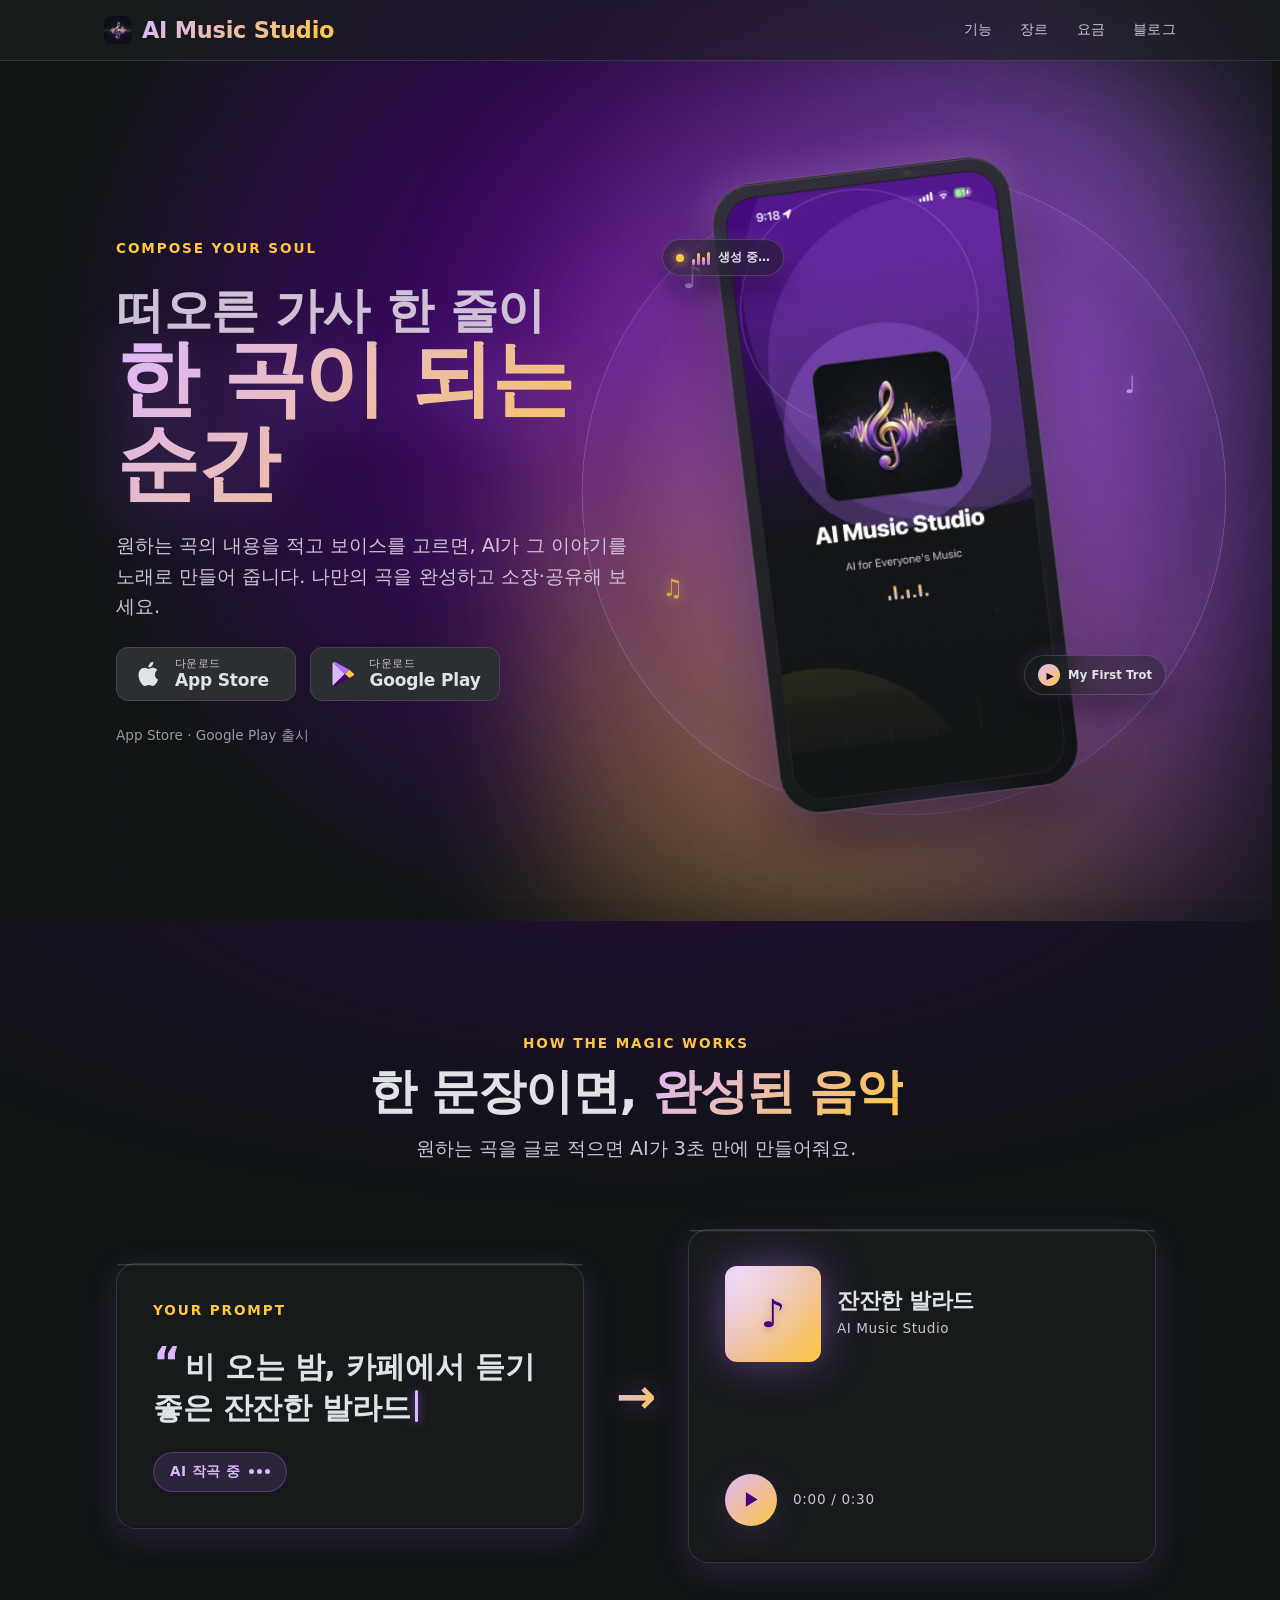
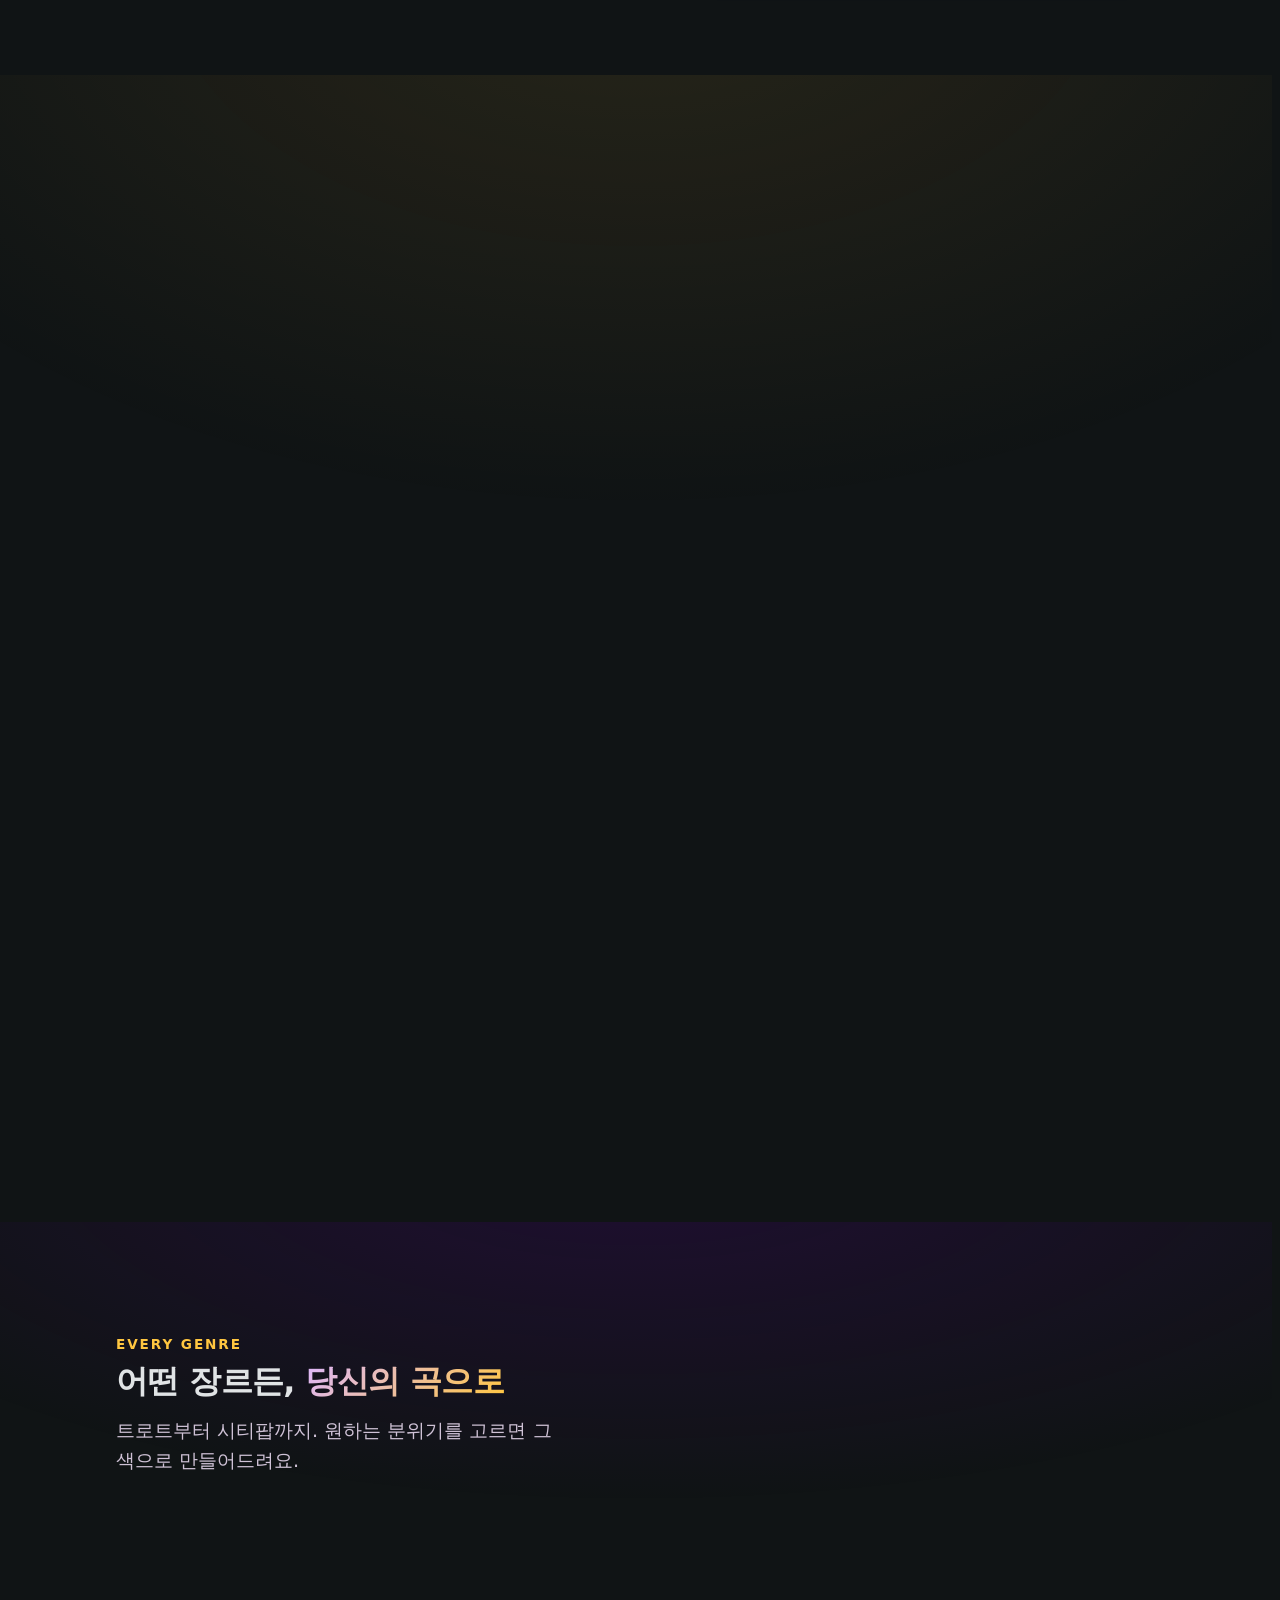
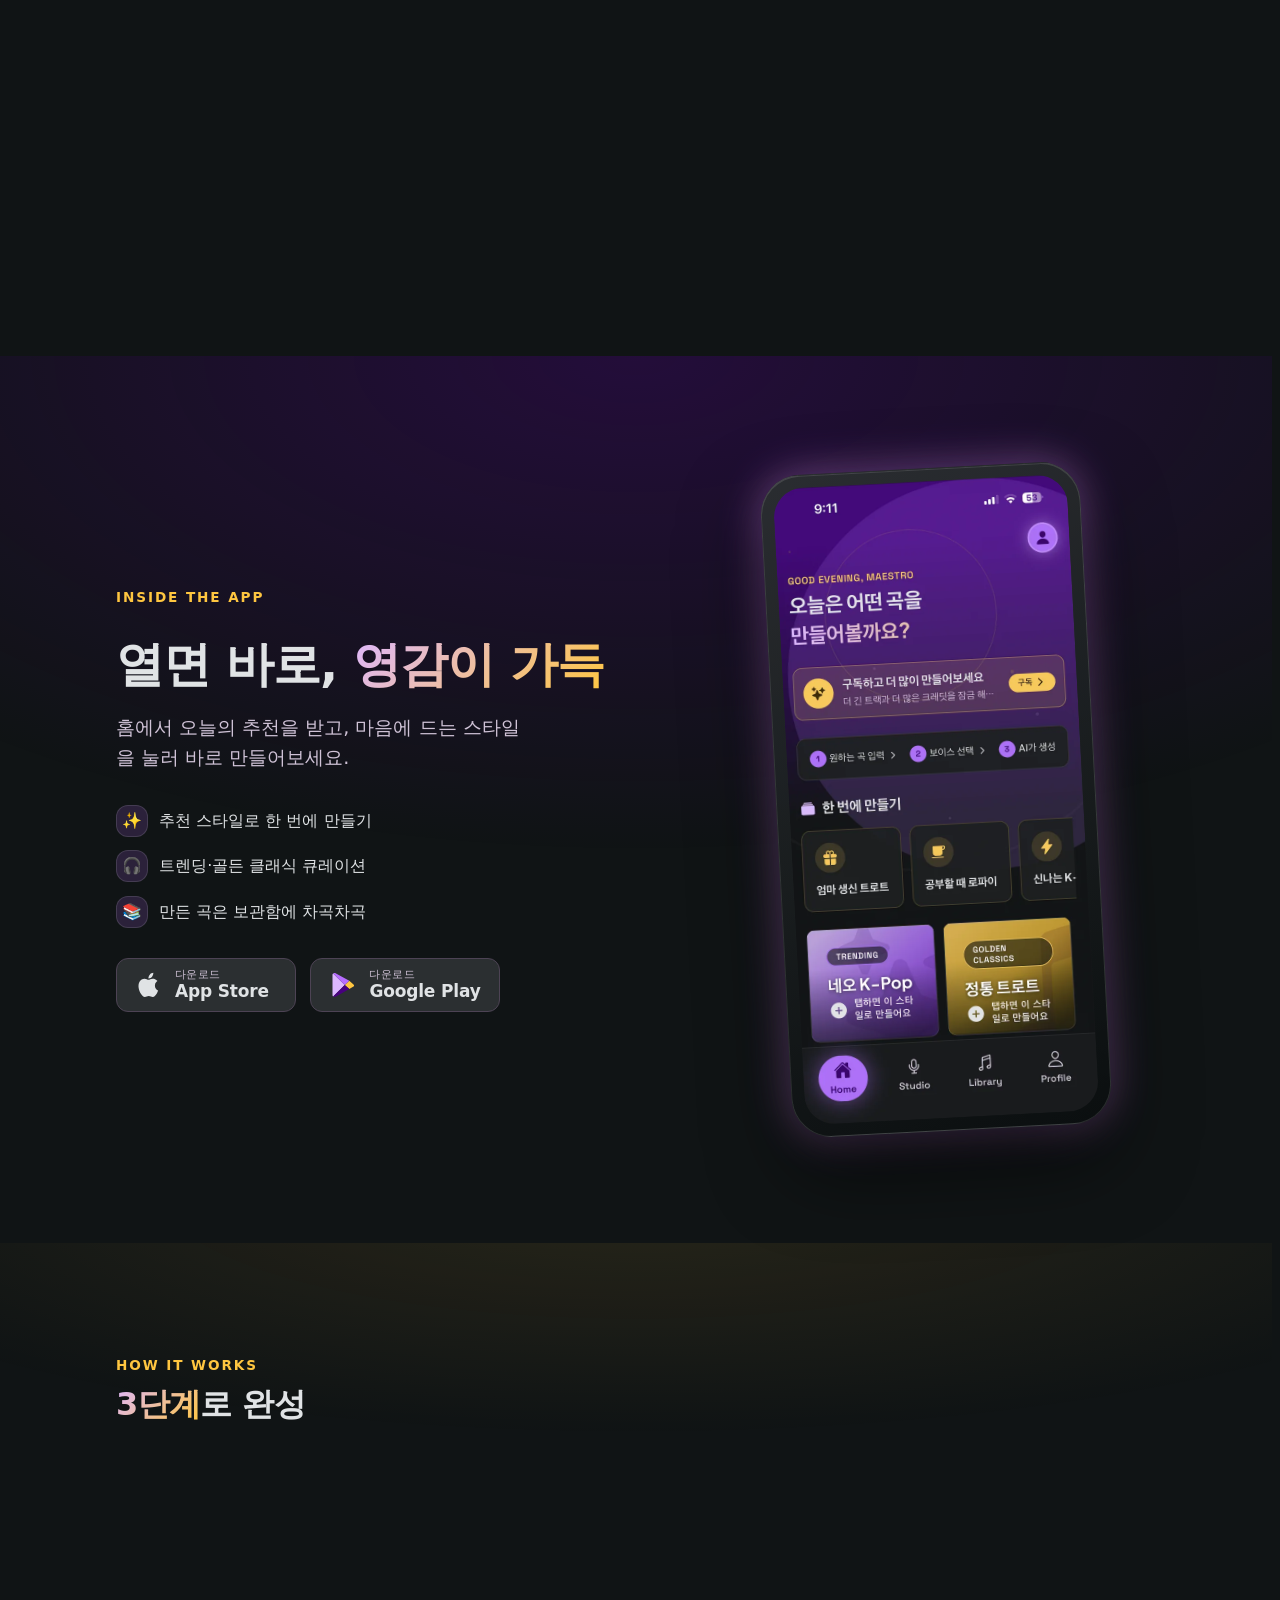
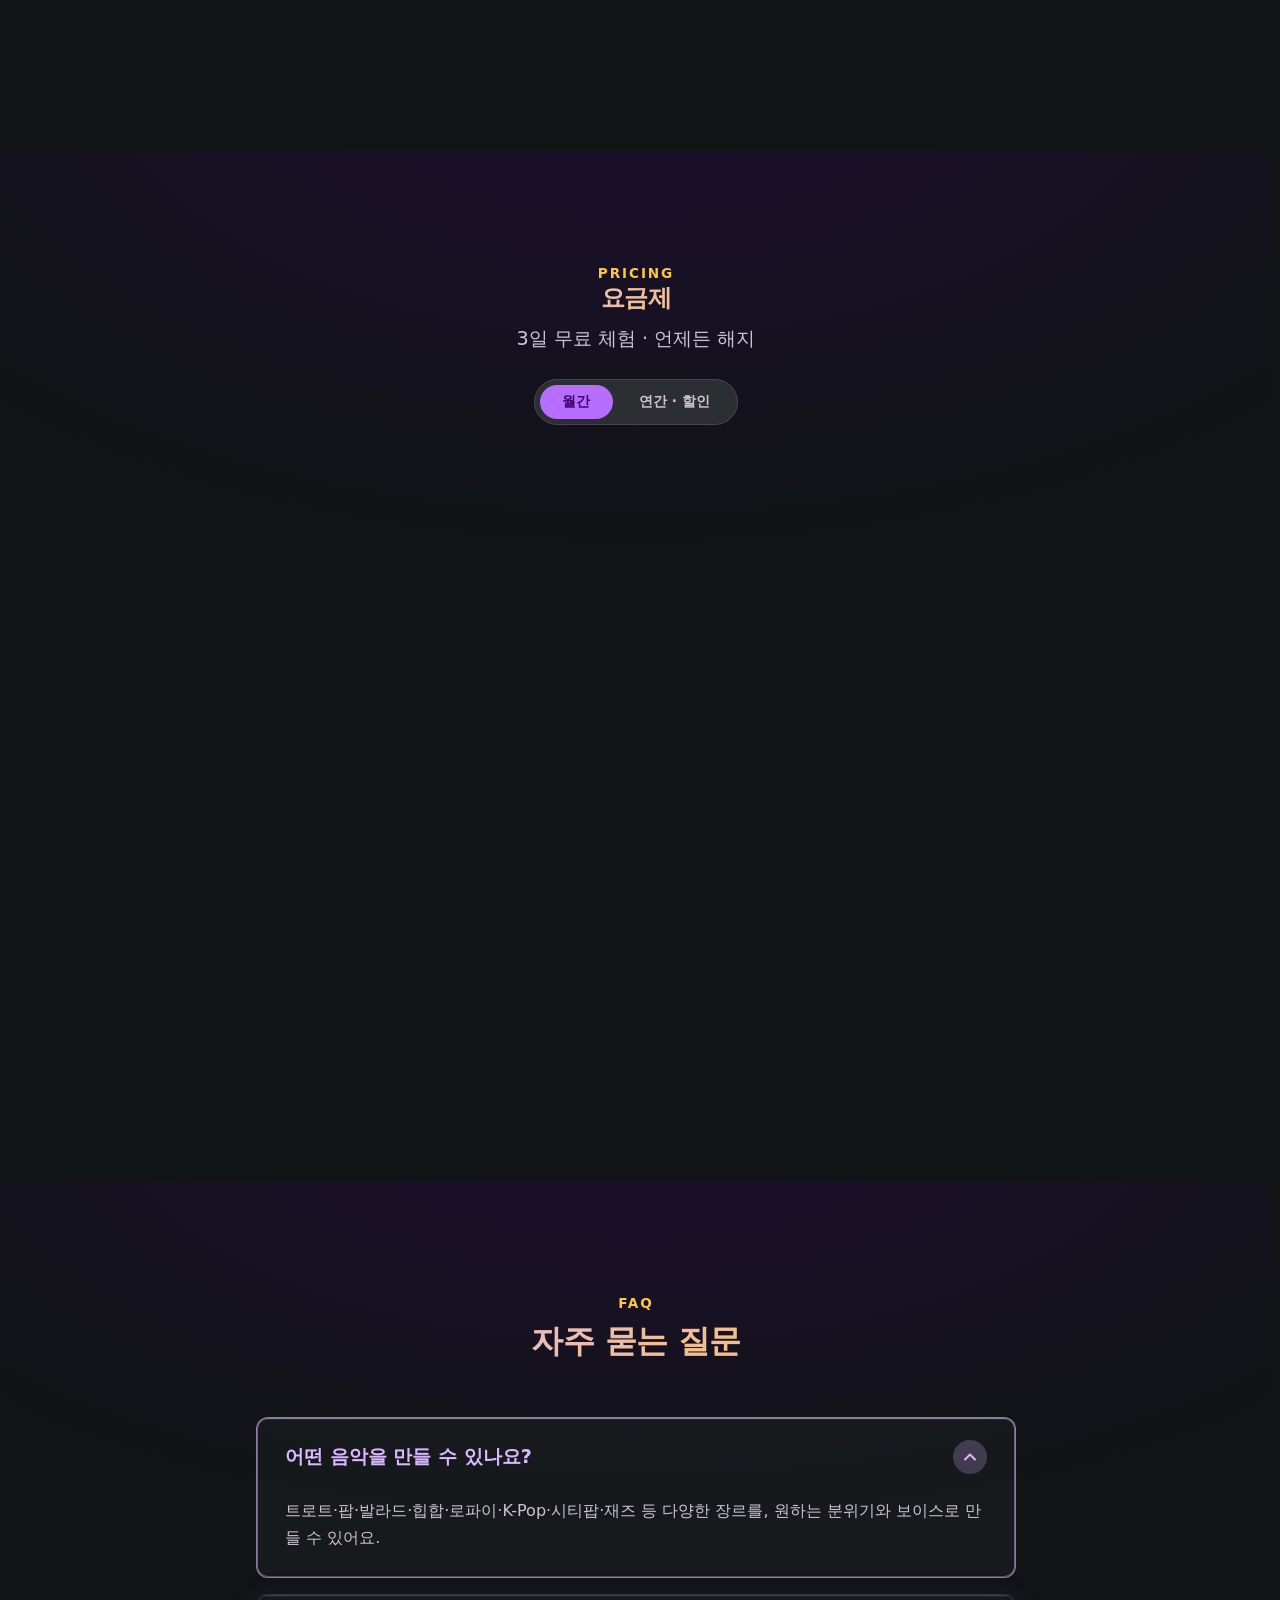
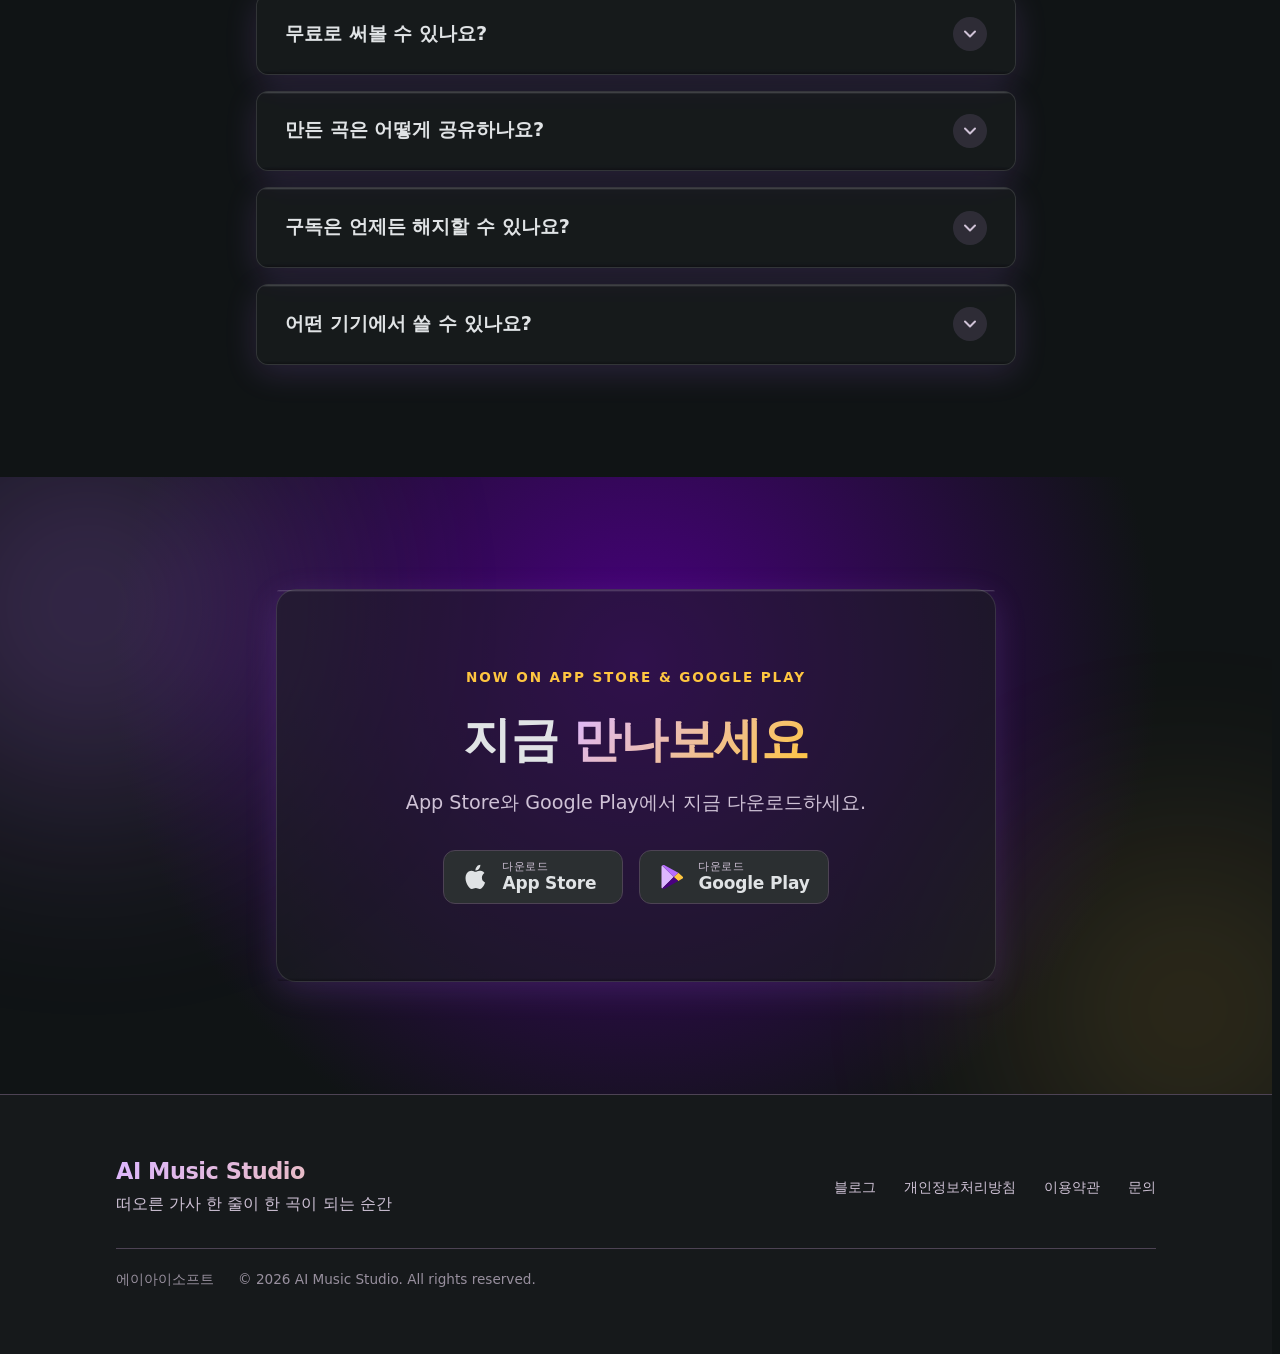
<file: blog/ai-kpop-making/index.html>
<!doctype html>
<html lang="ko" class="no-js">
  <head>
    <meta charset="UTF-8" />
    <meta name="viewport" content="width=device-width, initial-scale=1.0, viewport-fit=cover" />
    <link rel="icon" type="image/png" href="/assets/icon.png" />
    <link rel="apple-touch-icon" href="/assets/icon.png" />

    <!-- Search engine site ownership verification (Naver Search Advisor + Google
         Search Console). HTML-tag method: kept in <head> so the prerender build
         includes it on every deploy. Kept OUTSIDE the SEO marker so every
         prerendered page (home + blog) keeps ownership verification. -->
    <meta name="naver-site-verification" content="ee0117da94277e7f3831c37bac8ff75917d04c24" />
    <meta name="google-site-verification" content="qBhsXFS2MwvD1okqUboCvf1aF_LvO_u5-TasDCRJyNA" />

    <title>K-Pop 노래를 AI로 직접 만들기: 훅·비트·그룹 보컬까지 살리는 법</title>
    <meta name="description" content="ai kpop 만들기부터 케이팝 노래 만들기까지. 중독적인 훅, 강한 비트, 그룹 하모니를 AI 작곡 앱으로 살리는 프롬프트·보이스·분위기 설정 팁을 정리했습니다." />
    <meta name="keywords" content="ai kpop 만들기, kpop 작곡 ai, 케이팝 노래 만들기, ai 아이돌 노래, ai 작곡 앱, k-pop ai 음악" />
    <link rel="canonical" href="https://ai-music-studio.com/blog/ai-kpop-making/" />
    <meta name="robots" content="index, follow" />
    <meta property="og:type" content="article" />
    <meta property="og:url" content="https://ai-music-studio.com/blog/ai-kpop-making/" />
    <meta property="og:title" content="K-Pop 노래를 AI로 직접 만들기: 훅·비트·그룹 보컬까지 살리는 법" />
    <meta property="og:description" content="ai kpop 만들기부터 케이팝 노래 만들기까지. 중독적인 훅, 강한 비트, 그룹 하모니를 AI 작곡 앱으로 살리는 프롬프트·보이스·분위기 설정 팁을 정리했습니다." />
    <meta property="og:image" content="https://ai-music-studio.com/assets/og-banner.jpg?v=1" />
    <meta property="og:locale" content="ko_KR" />
    <meta property="article:published_time" content="2026-07-29" />
    <meta name="twitter:card" content="summary_large_image" />
    <meta name="twitter:title" content="K-Pop 노래를 AI로 직접 만들기: 훅·비트·그룹 보컬까지 살리는 법" />
    <meta name="twitter:description" content="ai kpop 만들기부터 케이팝 노래 만들기까지. 중독적인 훅, 강한 비트, 그룹 하모니를 AI 작곡 앱으로 살리는 프롬프트·보이스·분위기 설정 팁을 정리했습니다." />
    <meta name="twitter:image" content="https://ai-music-studio.com/assets/og-banner.jpg?v=1" />
    <script type="application/ld+json">
{
  "@context": "https://schema.org",
  "@graph": [
    {
      "@type": "BlogPosting",
      "headline": "K-Pop 노래를 AI로 직접 만들기: 훅·비트·그룹 보컬까지 살리는 법",
      "description": "ai kpop 만들기부터 케이팝 노래 만들기까지. 중독적인 훅, 강한 비트, 그룹 하모니를 AI 작곡 앱으로 살리는 프롬프트·보이스·분위기 설정 팁을 정리했습니다.",
      "inLanguage": "ko",
      "datePublished": "2026-07-29",
      "dateModified": "2026-07-29",
      "image": "https://ai-music-studio.com/assets/og-banner.jpg?v=1",
      "mainEntityOfPage": {
        "@type": "WebPage",
        "@id": "https://ai-music-studio.com/blog/ai-kpop-making/"
      },
      "author": {
        "@type": "Organization",
        "name": "에이아이소프트"
      },
      "publisher": {
        "@type": "Organization",
        "name": "AI Music Studio",
        "url": "https://ai-music-studio.com/"
      }
    },
    {
      "@type": "BreadcrumbList",
      "itemListElement": [
        {
          "@type": "ListItem",
          "position": 1,
          "name": "홈",
          "item": "https://ai-music-studio.com/"
        },
        {
          "@type": "ListItem",
          "position": 2,
          "name": "블로그",
          "item": "https://ai-music-studio.com/blog/"
        },
        {
          "@type": "ListItem",
          "position": 3,
          "name": "K-Pop 노래를 AI로 직접 만들기: 훅·비트·그룹 보컬까지 살리는 법",
          "item": "https://ai-music-studio.com/blog/ai-kpop-making/"
        }
      ]
    }
  ]
}
    </script>
    <script type="module" crossorigin src="/assets/index-CdpBO8yn.js"></script>
    <link rel="stylesheet" crossorigin href="/assets/index-CUqhUloY.css">
  </head>
  <body>
    <div id="root" data-prerendered="true"><div class="_ambient_1rxp5_1" aria-hidden="true"><div class="_wash_1rxp5_11"></div><div class="_rings_1rxp5_19"><span class="_ring_1rxp5_19" style="width:220px;height:220px;margin-left:-110px;margin-top:-110px;animation-delay:0s;animation-duration:6s"></span><span class="_ring_1rxp5_19" style="width:280px;height:280px;margin-left:-140px;margin-top:-140px;animation-delay:2s;animation-duration:6s"></span><span class="_ring_1rxp5_19" style="width:340px;height:340px;margin-left:-170px;margin-top:-170px;animation-delay:4s;animation-duration:6s"></span></div><div class="_particles_1rxp5_57"><span class="_particle_1rxp5_57 _particlePrimary_1rxp5_73" style="left:35.9%;top:47.4%;width:6.4px;height:6.4px;animation-delay:14.7s;animation-duration:11s;--drift:-15.9px"></span><span class="_particle_1rxp5_57 _particleSecondary_1rxp5_78" style="left:2.5%;top:72.6%;width:5.2px;height:5.2px;animation-delay:8.8s;animation-duration:15.1s;--drift:-15.4px"></span><span class="_particle_1rxp5_57 _particlePrimary_1rxp5_73" style="left:89.8%;top:63.8%;width:3.5px;height:3.5px;animation-delay:4s;animation-duration:12.6s;--drift:28px"></span><span class="_particle_1rxp5_57 _particleSecondary_1rxp5_78" style="left:19.2%;top:86.4%;width:7.8px;height:7.8px;animation-delay:12.1s;animation-duration:18.1s;--drift:31.9px"></span><span class="_particle_1rxp5_57 _particlePrimary_1rxp5_73" style="left:89%;top:77.1%;width:4.3px;height:4.3px;animation-delay:5.1s;animation-duration:19.8s;--drift:12.3px"></span><span class="_particle_1rxp5_57 _particleSecondary_1rxp5_78" style="left:85%;top:92.4%;width:5.5px;height:5.5px;animation-delay:2.4s;animation-duration:17.4s;--drift:-36.1px"></span><span class="_particle_1rxp5_57 _particlePrimary_1rxp5_73" style="left:35.4%;top:97.5%;width:7.9px;height:7.9px;animation-delay:13.1s;animation-duration:10.7s;--drift:-8.9px"></span><span class="_particle_1rxp5_57 _particleSecondary_1rxp5_78" style="left:26.6%;top:84.2%;width:3.2px;height:3.2px;animation-delay:15.2s;animation-duration:13.6s;--drift:-27.7px"></span><span class="_particle_1rxp5_57 _particlePrimary_1rxp5_73" style="left:60.6%;top:87.2%;width:6.1px;height:6.1px;animation-delay:2.9s;animation-duration:18.2s;--drift:0.9px"></span><span class="_particle_1rxp5_57 _particleSecondary_1rxp5_78" style="left:16.6%;top:73.4%;width:8px;height:8px;animation-delay:3.9s;animation-duration:11.4s;--drift:38.4px"></span><span class="_particle_1rxp5_57 _particlePrimary_1rxp5_73" style="left:84%;top:108.2%;width:4px;height:4px;animation-delay:7.3s;animation-duration:11.3s;--drift:7px"></span><span class="_particle_1rxp5_57 _particleSecondary_1rxp5_78" style="left:92.5%;top:51.1%;width:4.1px;height:4.1px;animation-delay:3.3s;animation-duration:19.2s;--drift:-0.7px"></span><span class="_particle_1rxp5_57 _particlePrimary_1rxp5_73" style="left:83.3%;top:45.2%;width:3.8px;height:3.8px;animation-delay:3.5s;animation-duration:14.1s;--drift:-31.2px"></span><span class="_particle_1rxp5_57 _particleSecondary_1rxp5_78" style="left:33.7%;top:68.1%;width:5.4px;height:5.4px;animation-delay:5.6s;animation-duration:16.1s;--drift:-39.8px"></span><span class="_particle_1rxp5_57 _particlePrimary_1rxp5_73" style="left:9.7%;top:85.4%;width:6.9px;height:6.9px;animation-delay:14.1s;animation-duration:14.8s;--drift:-19.9px"></span><span class="_particle_1rxp5_57 _particleSecondary_1rxp5_78" style="left:36.8%;top:87.1%;width:6px;height:6px;animation-delay:14.6s;animation-duration:17.1s;--drift:23.3px"></span><span class="_particle_1rxp5_57 _particlePrimary_1rxp5_73" style="left:22.5%;top:67.9%;width:4.2px;height:4.2px;animation-delay:13.2s;animation-duration:17.9s;--drift:-13.1px"></span><span class="_particle_1rxp5_57 _particleSecondary_1rxp5_78" style="left:28.5%;top:91.2%;width:5.7px;height:5.7px;animation-delay:13.3s;animation-duration:15s;--drift:-1.7px"></span><span class="_particle_1rxp5_57 _particlePrimary_1rxp5_73" style="left:10.1%;top:80.6%;width:3.3px;height:3.3px;animation-delay:6s;animation-duration:10.2s;--drift:-37.2px"></span><span class="_particle_1rxp5_57 _particleSecondary_1rxp5_78" style="left:48%;top:104.1%;width:5.6px;height:5.6px;animation-delay:14.6s;animation-duration:11.8s;--drift:5.3px"></span><span class="_particle_1rxp5_57 _particlePrimary_1rxp5_73" style="left:69.6%;top:59.3%;width:6px;height:6px;animation-delay:2s;animation-duration:16.3s;--drift:-16.3px"></span><span class="_particle_1rxp5_57 _particleSecondary_1rxp5_78" style="left:10.9%;top:69.3%;width:5.2px;height:5.2px;animation-delay:11.4s;animation-duration:10.7s;--drift:-8.8px"></span><span class="_particle_1rxp5_57 _particlePrimary_1rxp5_73" style="left:77.3%;top:40.3%;width:6.1px;height:6.1px;animation-delay:15s;animation-duration:11.2s;--drift:22.6px"></span><span class="_particle_1rxp5_57 _particleSecondary_1rxp5_78" style="left:22.4%;top:95%;width:7.1px;height:7.1px;animation-delay:2.3s;animation-duration:19.9s;--drift:-16.5px"></span></div></div><header class="_header_zs460_1"><nav class="_nav_zs460_11" aria-label="주요 메뉴"><a class="_brand_zs460_24" href="#main" aria-label="AI Music Studio 홈"><img class="_logo_zs460_32" src="/assets/icon.png" alt="" aria-hidden="true" width="28" height="28"/><span class="gradient-text _wordmark_zs460_40">AI Music Studio</span></a><div class="_links_zs460_49"><a class="_link_zs460_49" href="/#features">기능</a><a class="_link_zs460_49" href="/#genres">장르</a><a class="_link_zs460_49" href="/#pricing">요금</a><a class="_link_zs460_49" href="/blog/">블로그</a></div></nav></header><main id="main" class="_postMain_1o0wu_7"><article class="container _article_1o0wu_96"><nav class="_crumbs_1o0wu_100" aria-label="위치"><a href="/">홈</a><span aria-hidden="true">›</span><a href="/blog/">블로그</a></nav><header class="_postHeader_1o0wu_119"><h1 class="_postTitle_1o0wu_125">K-Pop 노래를 AI로 직접 만들기: 훅·비트·그룹 보컬까지 살리는 법</h1><p class="_postMeta_1o0wu_134"><time dateTime="2026-07-29">2026년 7월 29일</time><span aria-hidden="true"> · </span><span>6<!-- -->분 읽기</span></p></header><div class="_body_1o0wu_142"><p class="_p_1o0wu_7">K-Pop 스타일 곡을 AI로 만들어보고 싶다면, 이제 작곡 지식이나 장비 없이도 가능합니다. AI Music Studio는 만들고 싶은 곡을 한 줄로 입력하면 자동으로 음악을 생성하는 앱입니다. 이 글에서는 중독적인 훅, 쿵쾅거리는 비트, 여러 명이 부르는 듯한 그룹 하모니 같은 K-Pop 특유의 요소를 어떻게 AI로 살리는지, 실제로 써먹을 수 있는 프롬프트와 설정 팁을 정리했습니다.</p><h2 id="kpop-elements" class="_h2_1o0wu_153">K-Pop 사운드를 구성하는 핵심 요소</h2><p class="_p_1o0wu_7">K-Pop을 K-Pop답게 만드는 건 몇 가지 뚜렷한 특징입니다. AI에게 원하는 곡을 설명할 때 이 요소들을 의식적으로 넣어주면 결과물의 완성도가 크게 달라집니다.</p><ul class="_ul_1o0wu_172"><li>중독적인 훅(hook): 한 번 들으면 계속 맴도는 짧고 반복되는 멜로디</li><li>강한 비트와 드롭: 후렴에서 터지는 리듬감, 댄스에 어울리는 그루브</li><li>그룹 보컬 하모니: 여러 목소리가 겹치며 만드는 두꺼운 사운드</li><li>후렴 반복 구조: 벌스-프리코러스-코러스로 이어지는 명확한 전개</li><li>밝고 세련된 신스 사운드: 도시적이고 트렌디한 질감</li></ul><h2 id="genre-mood" class="_h2_1o0wu_153">1단계: 장르와 분위기 정하기</h2><p class="_p_1o0wu_7">AI Music Studio는 트로트, K-Pop, 발라드, 시티팝, 힙합, 로파이, 재즈, 팝까지 8개 장르를 제공합니다. K-Pop 곡을 만들 때는 당연히 K-Pop 장르를 고르는 게 출발점입니다. 여기에 분위기를 함께 지정하면 방향이 훨씬 또렷해집니다.</p><ul class="_ul_1o0wu_172"><li>신나는: 댄스곡, 여름 컴백곡, 응원가 느낌의 밝고 에너지 넘치는 트랙</li><li>잔잔한: R&amp;B 발라드 계열, 감성적인 미드템포 K-Pop</li><li>웅장한: 강렬한 드롭과 웅장한 사운드의 타이틀곡 느낌</li></ul><p class="_p_1o0wu_7">예를 들어 여름 댄스곡을 원한다면 K-Pop 장르에 신나는 분위기를 조합하는 식입니다. 시티팝 장르를 섞어 레트로한 K-Pop 무드를 노려보는 것도 좋은 방법입니다.</p><h2 id="group-voice" class="_h2_1o0wu_153">2단계: 그룹 보이스로 K-Pop 느낌 살리기</h2><p class="_p_1o0wu_7">K-Pop을 다른 장르와 구분 짓는 가장 큰 특징 중 하나가 그룹 보컬입니다. 여러 멤버의 목소리가 겹쳐 두껍고 화려한 사운드를 만들죠. AI Music Studio는 여성·남성·그룹을 아우르는 14가지 보이스를 제공하는데, K-Pop 아이돌 느낌을 살리려면 그룹 보이스를 고르는 것이 핵심입니다.</p><ul class="_ul_1o0wu_172"><li>아이돌 그룹의 화음 같은 두꺼운 사운드를 원하면 그룹 보이스를 선택하세요.</li><li>걸그룹 느낌은 여성 계열, 보이그룹 느낌은 남성 계열 보이스가 어울립니다.</li><li>한 곡 안에서 벌스는 솔로 느낌, 후렴은 그룹 하모니로 상상하며 프롬프트에 반영해보세요.</li></ul><blockquote class="glass-card _quote_1o0wu_207">보컬은 결과물의 인상을 가장 크게 좌우합니다. 같은 멜로디라도 그룹 보이스를 쓰면 훨씬 K-Pop다운 밀도가 생깁니다.</blockquote><h2 id="hook-prompt" class="_h2_1o0wu_153">3단계: 훅과 후렴이 살아나는 프롬프트 쓰기</h2><p class="_p_1o0wu_7">한 줄 입력만으로 곡이 나오지만, 어떻게 쓰느냐에 따라 완성도가 달라집니다. K-Pop의 핵심인 훅과 후렴을 강조하는 표현을 넣어보세요.</p><ol class="_ol_1o0wu_173"><li>원하는 감정과 상황을 먼저 적기: 예) 여름밤 바닷가에서 설레는 마음</li><li>리듬감을 명시하기: 신나는 댄스 비트, 후렴에서 터지는 드롭 같은 표현 추가</li><li>훅을 요청하기: 한 번 들으면 잊히지 않는 중독적인 후렴 같은 문구로 반복 훅을 유도</li><li>보컬 무드 덧붙이기: 밝고 청량한 그룹 보컬, 파워풀한 하모니 등으로 톤 지정</li></ol><p class="_p_1o0wu_7">예시 프롬프트: 여름밤 해변에서 첫사랑을 떠올리는 신나는 K-Pop 댄스곡, 후렴에서 터지는 드롭과 중독적인 반복 훅, 청량한 그룹 보컬 하모니. 이렇게 감정·리듬·훅·보컬을 한 문장에 담으면 K-Pop다운 결과물이 나올 확률이 높아집니다.</p><h2 id="refine-share" class="_h2_1o0wu_153">4단계: 완성한 곡 다듬고 공유하기</h2><p class="_p_1o0wu_7">한 번에 마음에 드는 곡이 나오지 않아도 괜찮습니다. 프롬프트의 표현을 조금씩 바꿔가며 여러 버전을 만들어 비교하는 것이 가장 확실한 방법입니다. 분위기를 신나는에서 웅장한으로 바꾸거나, 보이스를 다른 그룹 계열로 교체하는 것만으로도 인상이 크게 달라집니다.</p><ul class="_ul_1o0wu_172"><li>한 곡은 최대 3분 길이로 만들 수 있어 온전한 트랙 구성이 가능합니다.</li><li>마음에 드는 곡은 MP3로 다운로드하거나 공유 링크로 친구에게 보낼 수 있습니다.</li><li>백그라운드 재생을 지원해 다른 앱을 쓰면서도 내 곡을 감상할 수 있습니다.</li></ul><h2 id="get-started" class="_h2_1o0wu_153">부담 없이 시작하는 방법</h2><p class="_p_1o0wu_7">처음이라 망설여진다면 매일 1곡은 무료로 만들어볼 수 있으니 부담 없이 K-Pop 곡을 시도해보세요. 더 자주 만들고 싶다면 3일 무료 체험으로 유료 기능을 먼저 경험할 수 있습니다. 요금제는 Lite ₩5,500, Pro ₩9,900, Studio ₩22,000으로 나뉘어 있어 사용량에 맞게 고르면 됩니다. 크레딧은 30초 단위로 소모됩니다.</p><p class="_p_1o0wu_7">나만의 K-Pop 스타일 곡을 지금 만들어보세요. iOS(App Store)와 Android(Google Play)에서 모두 이용할 수 있습니다.</p><a class="_cta_1o0wu_218" href="https://apps.apple.com/app/id6789540285">앱에서 K-Pop 곡 만들기</a></div><section class="_related_1o0wu_246" aria-labelledby="related-heading"><h2 id="related-heading" class="_relatedHeading_1o0wu_252">관련 글</h2><ul class="_relatedList_1o0wu_260"><li><a class="_relatedLink_1o0wu_269" href="/blog/ai-music-how-to/"><span class="_relatedEmoji_1o0wu_294" aria-hidden="true">🎵</span><span class="_relatedText_1o0wu_299"><span class="_relatedTitle_1o0wu_306">AI로 노래 만드는 법 — 가사 한 줄이면 끝나는 작곡</span><span class="_relatedDesc_1o0wu_314">악보도, 악기도 없이 AI로 노래를 만드는 방법을 처음부터 설명합니다. 원하는 곡을 글로 적고 보이스를 고르면 몇 초 만에 완성 — AI Music Studio로 나만의 곡을 만드는 3단계.</span></span></a></li><li><a class="_relatedLink_1o0wu_269" href="/blog/ai-trot-making/"><span class="_relatedEmoji_1o0wu_294" aria-hidden="true">🎤</span><span class="_relatedText_1o0wu_299"><span class="_relatedTitle_1o0wu_306">트로트도 AI로 — 나만의 트로트 만드는 법 (AI 트로트 만들기)</span><span class="_relatedDesc_1o0wu_314">AI 트로트 만들기, 이제 글 한 줄이면 됩니다. 트로트에 어울리는 보이스와 가사, 분위기 고르는 법부터 AI Music Studio로 나만의 트로트 노래 만드는 실전 방법까지 정리했습니다.</span></span></a></li><li><a class="_relatedLink_1o0wu_269" href="/blog/text-to-music-guide/"><span class="_relatedEmoji_1o0wu_294" aria-hidden="true">🧠</span><span class="_relatedText_1o0wu_299"><span class="_relatedTitle_1o0wu_306">텍스트 음악 생성 원리 — 글이 노래가 되기까지 (쉽게 이해하는 AI 작곡)</span><span class="_relatedDesc_1o0wu_314">텍스트 음악 생성은 어떻게 작동할까요? 글로 음악 만들기 원리를 셰프·요리 주문서 비유로 아주 쉽게 설명합니다. text to music 원리부터 좋은 프롬프트 작성 팁까지, 비전문가도 이해하는 AI 음악 생성 가이드.</span></span></a></li></ul></section><aside class="glass-card _endCard_1o0wu_325"><p class="_endLede_1o0wu_336"><strong class="gradient-text">AI Music Studio</strong> — 글 한 줄로 만드는 나만의 음악.</p><a class="_cta_1o0wu_218" href="/">서비스 자세히 보기</a></aside></article></main><footer class="_footer_13eha_1" aria-labelledby="footer-brand"><div class="container _inner_13eha_7"><div class="_brandBlock_13eha_13"><span id="footer-brand" class="gradient-text _wordmark_13eha_19">AI Music Studio</span><p class="_tagline_13eha_27">떠오른 가사 한 줄이 한 곡이 되는 순간</p></div><nav class="_links_13eha_34" aria-label="사이트 정책 및 문의"><a class="_link_13eha_34" href="/blog/">블로그</a><a class="_link_13eha_34" href="https://longpapa82-cyber.github.io/aimusicstudio-legal/privacy.html?src=web">개인정보처리방침</a><a class="_link_13eha_34" href="https://longpapa82-cyber.github.io/aimusicstudio-legal/terms.html?src=web">이용약관</a><a class="_link_13eha_34" href="mailto:aimusicstudio.help@gmail.com">문의</a></nav><div class="_legal_13eha_59"><span class="_company_13eha_67">에이아이소프트</span><span class="_copyright_13eha_68">© 2026 AI Music Studio. All rights reserved.</span></div></div></footer></div>
    <noscript>
      <div style="padding: 2rem; color: #e0e3e5; background: #101415; font-family: sans-serif;">
        <h1>AI Music Studio — 떠오른 가사 한 줄이 한 곡이 되는 순간</h1>
        <p>원하는 곡의 내용을 적고 보이스를 고르면, AI가 그 이야기를 노래로 만들어 줍니다. iOS·Android에서 지금 다운로드하세요.</p>
      </div>
    </noscript>
  </body>
</html>
</file>
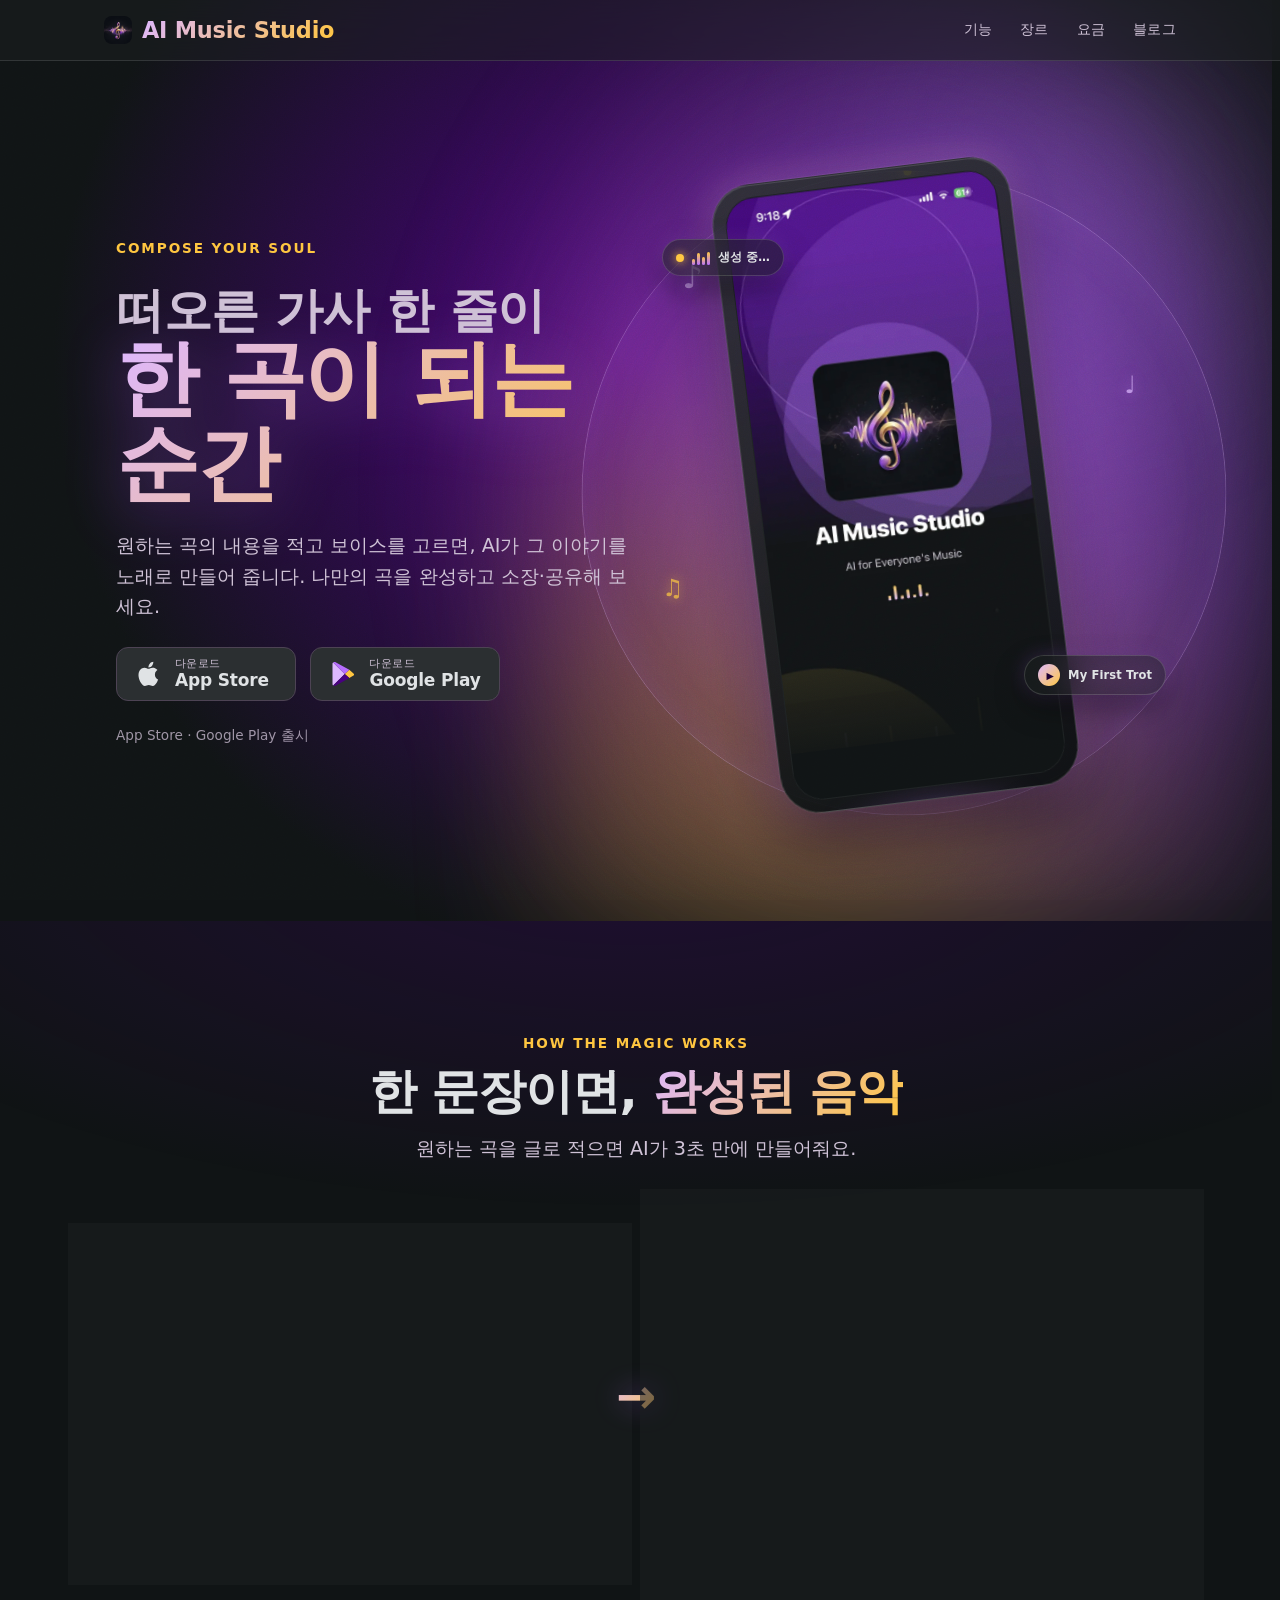
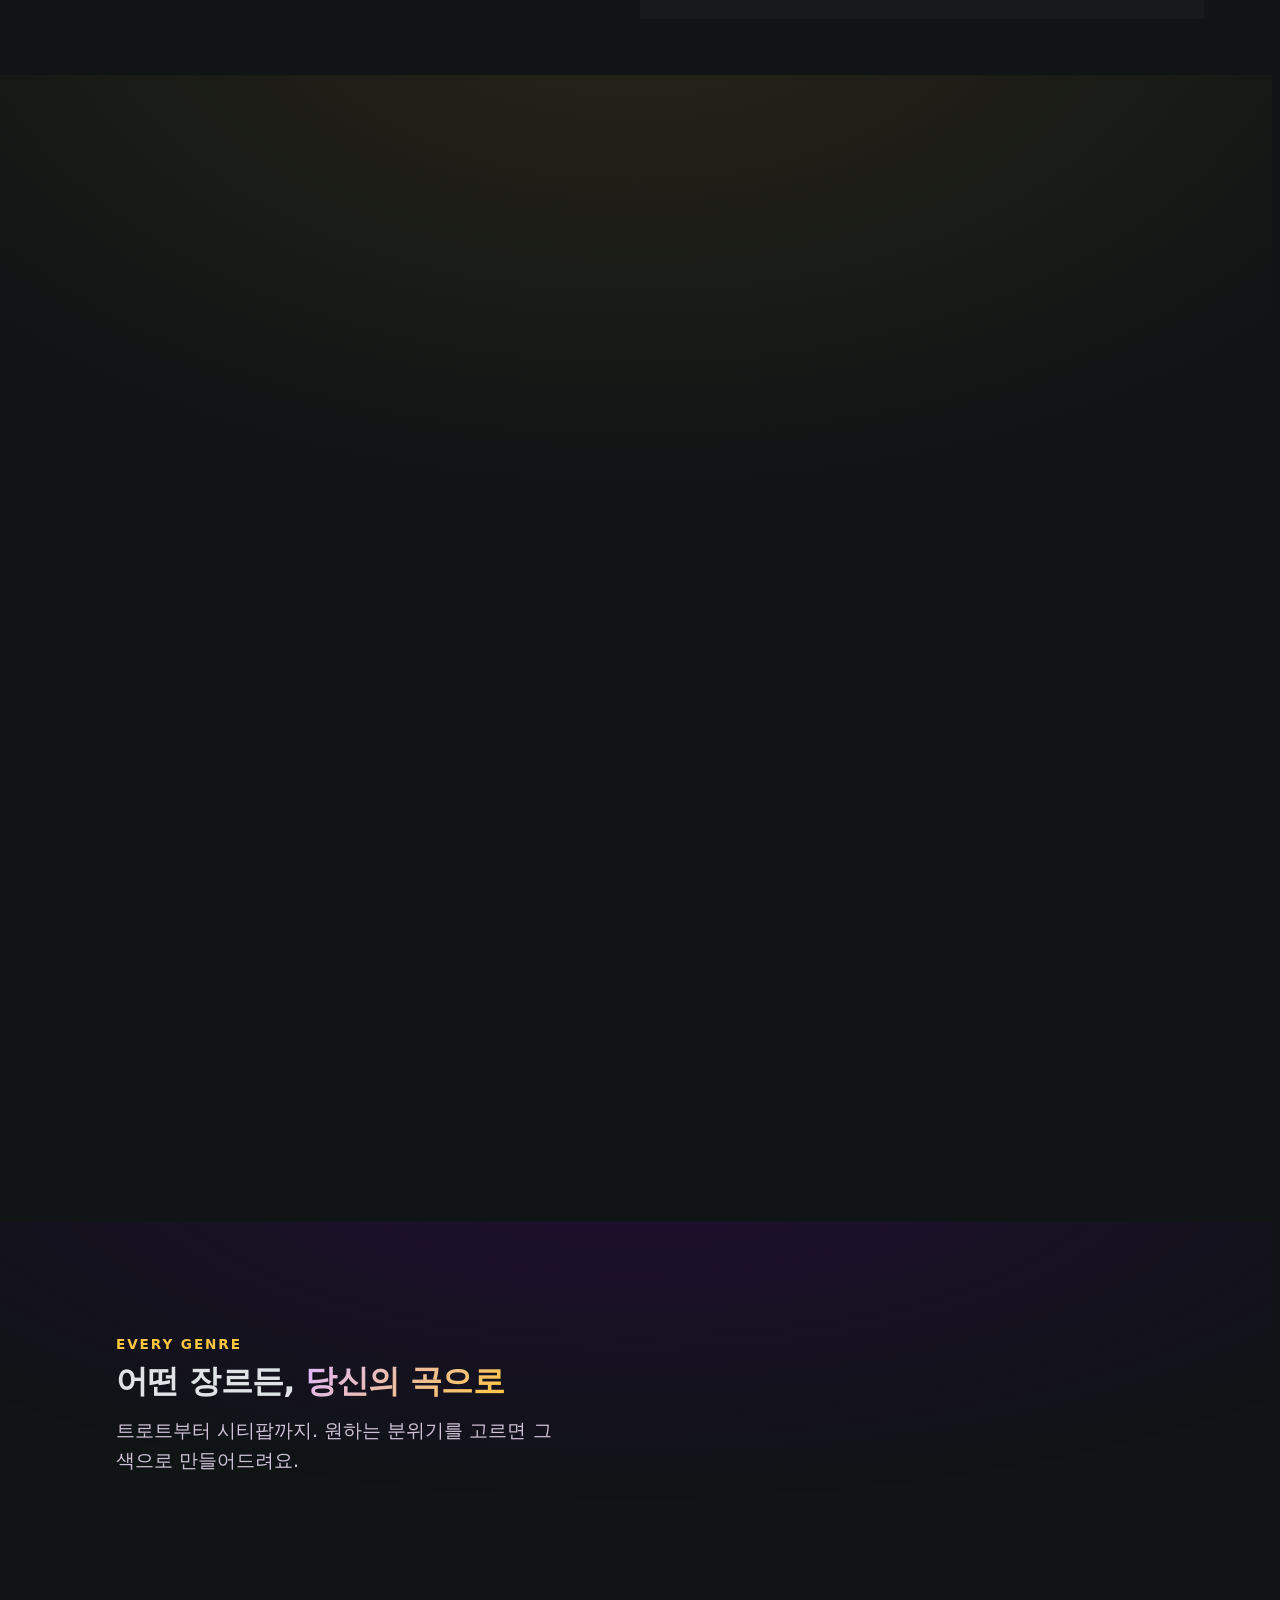
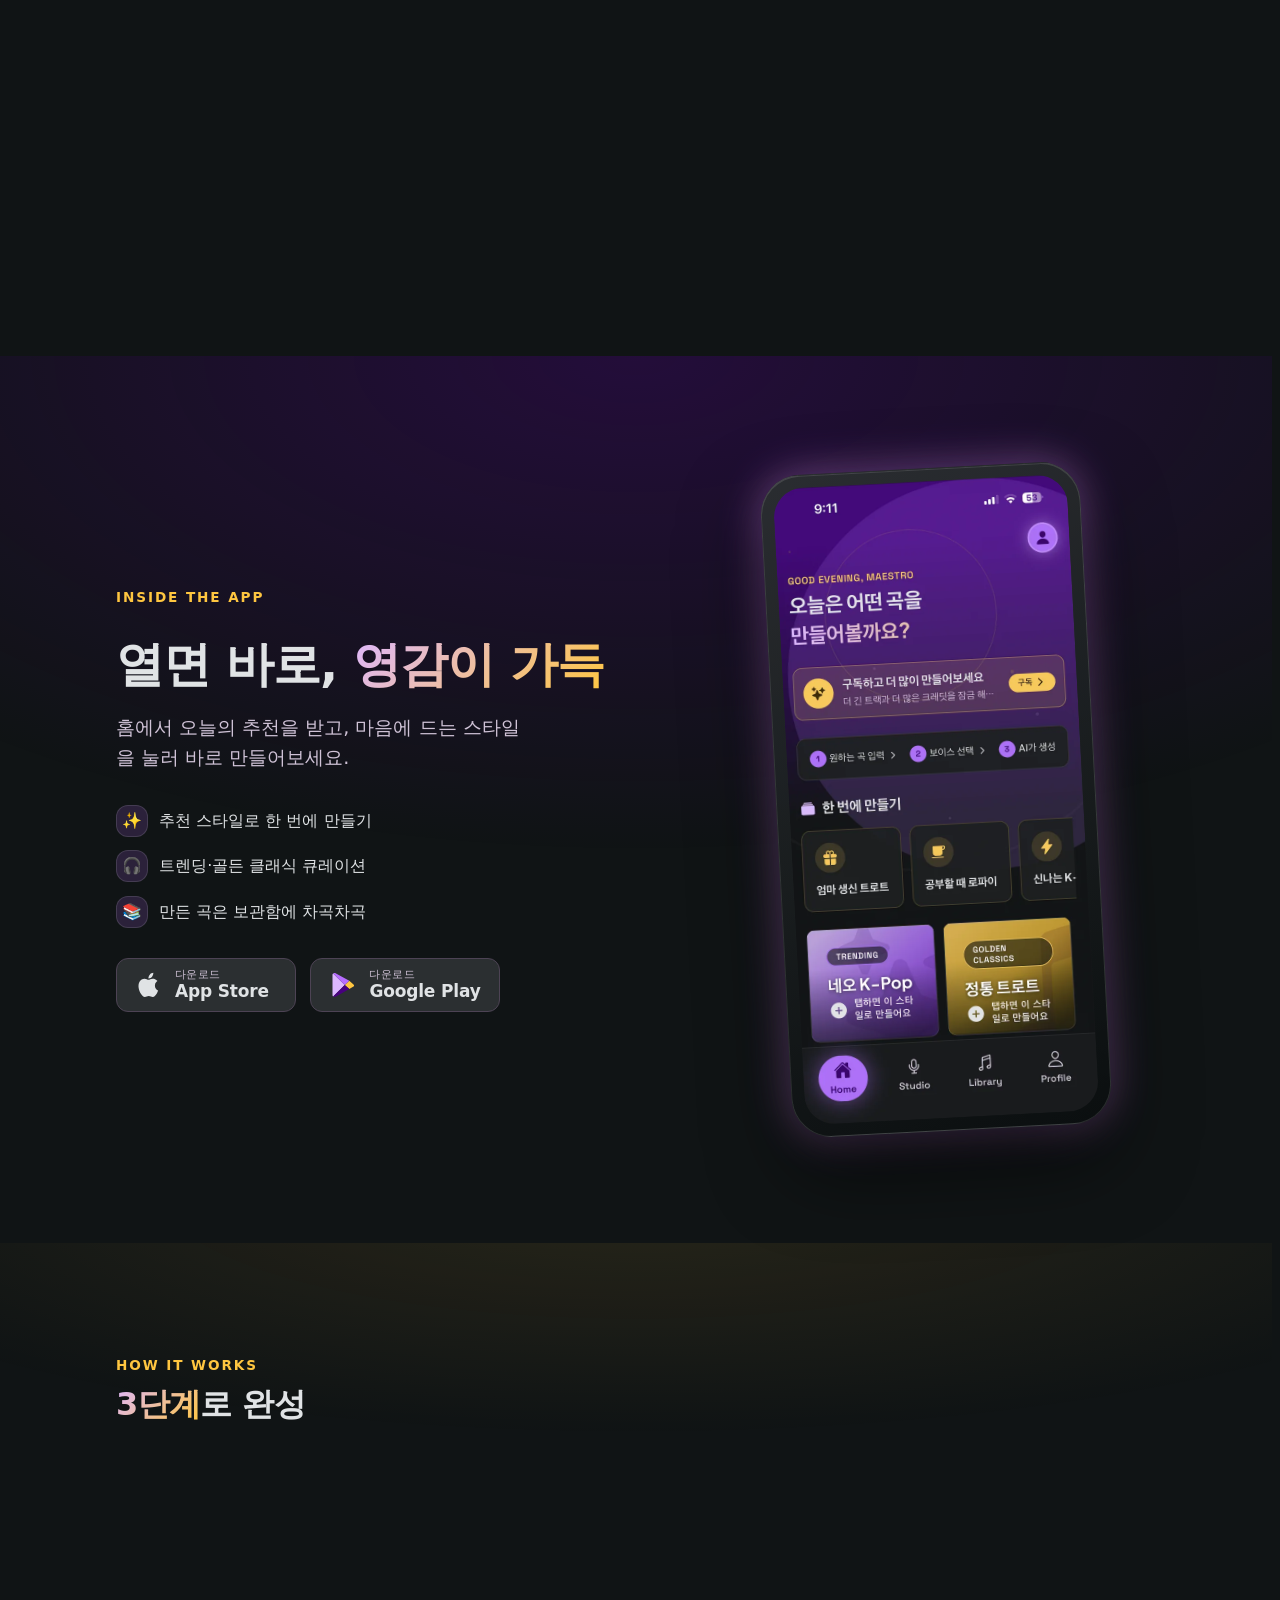
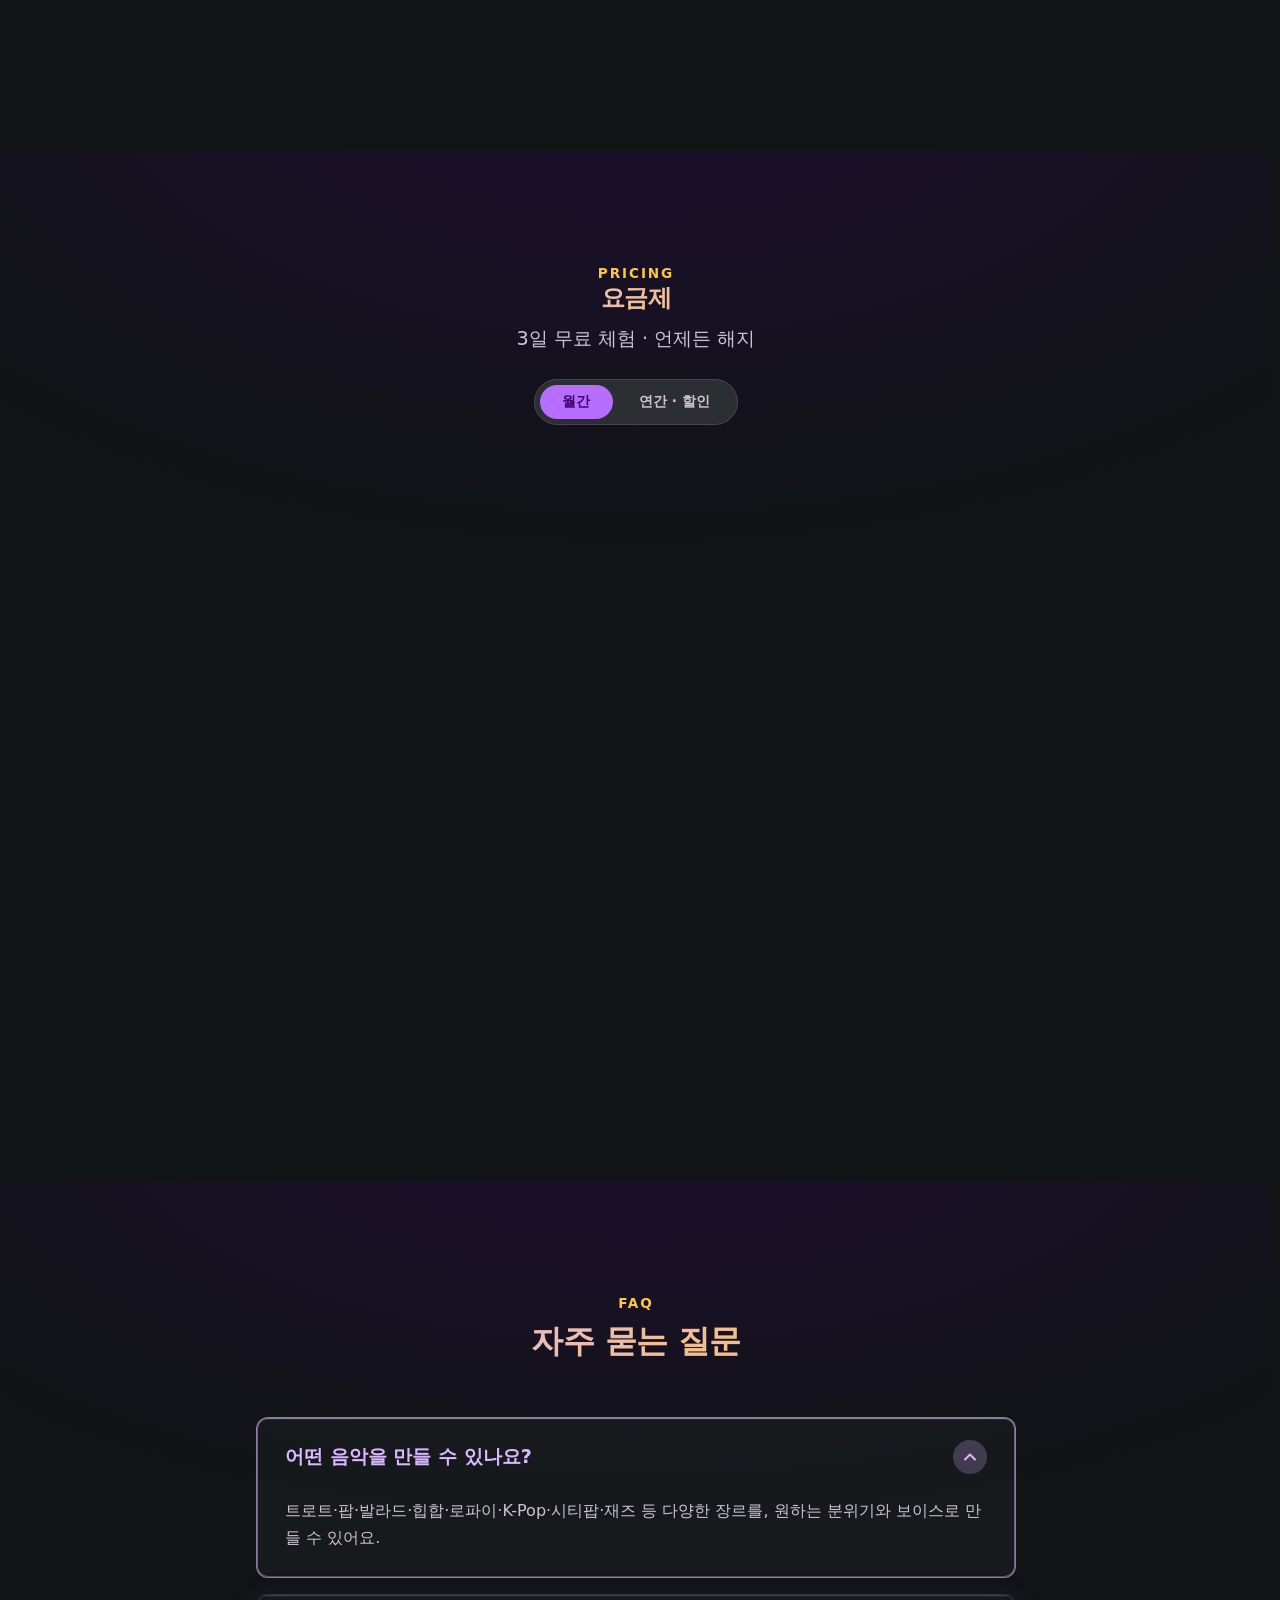
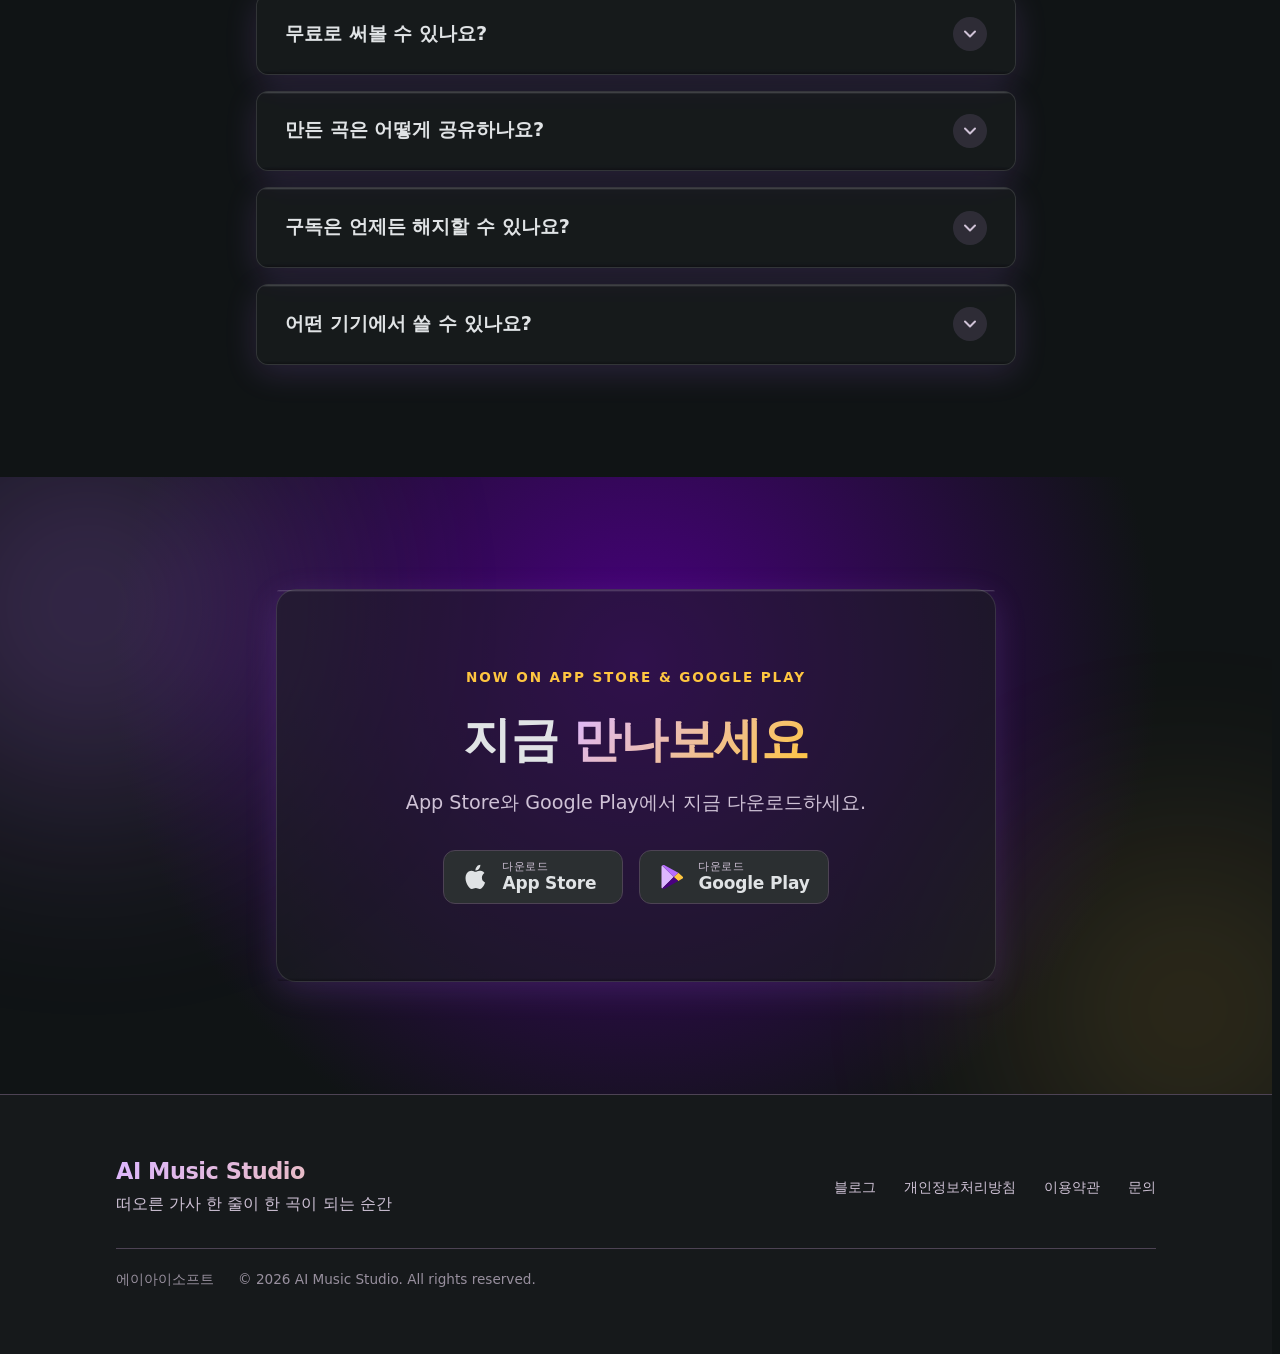
<file: blog/ai-music-app-guide/index.html>
<!doctype html>
<html lang="ko" class="no-js">
  <head>
    <meta charset="UTF-8" />
    <meta name="viewport" content="width=device-width, initial-scale=1.0, viewport-fit=cover" />
    <link rel="icon" type="image/png" href="/assets/icon.png" />
    <link rel="apple-touch-icon" href="/assets/icon.png" />

    <!-- Search engine site ownership verification (Naver Search Advisor + Google
         Search Console). HTML-tag method: kept in <head> so the prerender build
         includes it on every deploy. Kept OUTSIDE the SEO marker so every
         prerendered page (home + blog) keeps ownership verification. -->
    <meta name="naver-site-verification" content="ee0117da94277e7f3831c37bac8ff75917d04c24" />
    <meta name="google-site-verification" content="qBhsXFS2MwvD1okqUboCvf1aF_LvO_u5-TasDCRJyNA" />

    <title>AI 음악 생성 앱, 무엇을 보고 골라야 할까 — 선택 가이드</title>
    <meta name="description" content="AI 음악 앱을 고르려는데 종류가 너무 많아 헷갈린다면? 쉬운 입력, 장르 다양성, 보이스, 한국어 지원, 공유·다운로드, 가격 투명성까지 “후회 없이 고르는 6가지 체크리스트”를 정리했습니다. AI Music Studio가 각 기준에 어떻게 부합하는지도 함께 살펴봅니다." />
    <meta name="keywords" content="ai 음악 앱 추천, 음악 생성 앱 비교, ai 작곡 앱 고르기, ai 노래 앱, ai 음악 앱, 트로트 ai 작곡" />
    <link rel="canonical" href="https://ai-music-studio.com/blog/ai-music-app-guide/" />
    <meta name="robots" content="index, follow" />
    <meta property="og:type" content="article" />
    <meta property="og:url" content="https://ai-music-studio.com/blog/ai-music-app-guide/" />
    <meta property="og:title" content="AI 음악 생성 앱, 무엇을 보고 골라야 할까 — 선택 가이드" />
    <meta property="og:description" content="AI 음악 앱을 고르려는데 종류가 너무 많아 헷갈린다면? 쉬운 입력, 장르 다양성, 보이스, 한국어 지원, 공유·다운로드, 가격 투명성까지 “후회 없이 고르는 6가지 체크리스트”를 정리했습니다. AI Music Studio가 각 기준에 어떻게 부합하는지도 함께 살펴봅니다." />
    <meta property="og:image" content="https://ai-music-studio.com/assets/og-banner.jpg?v=1" />
    <meta property="og:locale" content="ko_KR" />
    <meta property="article:published_time" content="2026-07-29" />
    <meta name="twitter:card" content="summary_large_image" />
    <meta name="twitter:title" content="AI 음악 생성 앱, 무엇을 보고 골라야 할까 — 선택 가이드" />
    <meta name="twitter:description" content="AI 음악 앱을 고르려는데 종류가 너무 많아 헷갈린다면? 쉬운 입력, 장르 다양성, 보이스, 한국어 지원, 공유·다운로드, 가격 투명성까지 “후회 없이 고르는 6가지 체크리스트”를 정리했습니다. AI Music Studio가 각 기준에 어떻게 부합하는지도 함께 살펴봅니다." />
    <meta name="twitter:image" content="https://ai-music-studio.com/assets/og-banner.jpg?v=1" />
    <script type="application/ld+json">
{
  "@context": "https://schema.org",
  "@graph": [
    {
      "@type": "BlogPosting",
      "headline": "AI 음악 생성 앱, 무엇을 보고 골라야 할까 — 선택 가이드",
      "description": "AI 음악 앱을 고르려는데 종류가 너무 많아 헷갈린다면? 쉬운 입력, 장르 다양성, 보이스, 한국어 지원, 공유·다운로드, 가격 투명성까지 “후회 없이 고르는 6가지 체크리스트”를 정리했습니다. AI Music Studio가 각 기준에 어떻게 부합하는지도 함께 살펴봅니다.",
      "inLanguage": "ko",
      "datePublished": "2026-07-29",
      "dateModified": "2026-07-29",
      "image": "https://ai-music-studio.com/assets/og-banner.jpg?v=1",
      "mainEntityOfPage": {
        "@type": "WebPage",
        "@id": "https://ai-music-studio.com/blog/ai-music-app-guide/"
      },
      "author": {
        "@type": "Organization",
        "name": "에이아이소프트"
      },
      "publisher": {
        "@type": "Organization",
        "name": "AI Music Studio",
        "url": "https://ai-music-studio.com/"
      }
    },
    {
      "@type": "BreadcrumbList",
      "itemListElement": [
        {
          "@type": "ListItem",
          "position": 1,
          "name": "홈",
          "item": "https://ai-music-studio.com/"
        },
        {
          "@type": "ListItem",
          "position": 2,
          "name": "블로그",
          "item": "https://ai-music-studio.com/blog/"
        },
        {
          "@type": "ListItem",
          "position": 3,
          "name": "AI 음악 생성 앱, 무엇을 보고 골라야 할까 — 선택 가이드",
          "item": "https://ai-music-studio.com/blog/ai-music-app-guide/"
        }
      ]
    }
  ]
}
    </script>
    <script type="module" crossorigin src="/assets/index-CdpBO8yn.js"></script>
    <link rel="stylesheet" crossorigin href="/assets/index-CUqhUloY.css">
  </head>
  <body>
    <div id="root" data-prerendered="true"><div class="_ambient_1rxp5_1" aria-hidden="true"><div class="_wash_1rxp5_11"></div><div class="_rings_1rxp5_19"><span class="_ring_1rxp5_19" style="width:220px;height:220px;margin-left:-110px;margin-top:-110px;animation-delay:0s;animation-duration:6s"></span><span class="_ring_1rxp5_19" style="width:280px;height:280px;margin-left:-140px;margin-top:-140px;animation-delay:2s;animation-duration:6s"></span><span class="_ring_1rxp5_19" style="width:340px;height:340px;margin-left:-170px;margin-top:-170px;animation-delay:4s;animation-duration:6s"></span></div><div class="_particles_1rxp5_57"><span class="_particle_1rxp5_57 _particlePrimary_1rxp5_73" style="left:35.9%;top:47.4%;width:6.4px;height:6.4px;animation-delay:14.7s;animation-duration:11s;--drift:-15.9px"></span><span class="_particle_1rxp5_57 _particleSecondary_1rxp5_78" style="left:2.5%;top:72.6%;width:5.2px;height:5.2px;animation-delay:8.8s;animation-duration:15.1s;--drift:-15.4px"></span><span class="_particle_1rxp5_57 _particlePrimary_1rxp5_73" style="left:89.8%;top:63.8%;width:3.5px;height:3.5px;animation-delay:4s;animation-duration:12.6s;--drift:28px"></span><span class="_particle_1rxp5_57 _particleSecondary_1rxp5_78" style="left:19.2%;top:86.4%;width:7.8px;height:7.8px;animation-delay:12.1s;animation-duration:18.1s;--drift:31.9px"></span><span class="_particle_1rxp5_57 _particlePrimary_1rxp5_73" style="left:89%;top:77.1%;width:4.3px;height:4.3px;animation-delay:5.1s;animation-duration:19.8s;--drift:12.3px"></span><span class="_particle_1rxp5_57 _particleSecondary_1rxp5_78" style="left:85%;top:92.4%;width:5.5px;height:5.5px;animation-delay:2.4s;animation-duration:17.4s;--drift:-36.1px"></span><span class="_particle_1rxp5_57 _particlePrimary_1rxp5_73" style="left:35.4%;top:97.5%;width:7.9px;height:7.9px;animation-delay:13.1s;animation-duration:10.7s;--drift:-8.9px"></span><span class="_particle_1rxp5_57 _particleSecondary_1rxp5_78" style="left:26.6%;top:84.2%;width:3.2px;height:3.2px;animation-delay:15.2s;animation-duration:13.6s;--drift:-27.7px"></span><span class="_particle_1rxp5_57 _particlePrimary_1rxp5_73" style="left:60.6%;top:87.2%;width:6.1px;height:6.1px;animation-delay:2.9s;animation-duration:18.2s;--drift:0.9px"></span><span class="_particle_1rxp5_57 _particleSecondary_1rxp5_78" style="left:16.6%;top:73.4%;width:8px;height:8px;animation-delay:3.9s;animation-duration:11.4s;--drift:38.4px"></span><span class="_particle_1rxp5_57 _particlePrimary_1rxp5_73" style="left:84%;top:108.2%;width:4px;height:4px;animation-delay:7.3s;animation-duration:11.3s;--drift:7px"></span><span class="_particle_1rxp5_57 _particleSecondary_1rxp5_78" style="left:92.5%;top:51.1%;width:4.1px;height:4.1px;animation-delay:3.3s;animation-duration:19.2s;--drift:-0.7px"></span><span class="_particle_1rxp5_57 _particlePrimary_1rxp5_73" style="left:83.3%;top:45.2%;width:3.8px;height:3.8px;animation-delay:3.5s;animation-duration:14.1s;--drift:-31.2px"></span><span class="_particle_1rxp5_57 _particleSecondary_1rxp5_78" style="left:33.7%;top:68.1%;width:5.4px;height:5.4px;animation-delay:5.6s;animation-duration:16.1s;--drift:-39.8px"></span><span class="_particle_1rxp5_57 _particlePrimary_1rxp5_73" style="left:9.7%;top:85.4%;width:6.9px;height:6.9px;animation-delay:14.1s;animation-duration:14.8s;--drift:-19.9px"></span><span class="_particle_1rxp5_57 _particleSecondary_1rxp5_78" style="left:36.8%;top:87.1%;width:6px;height:6px;animation-delay:14.6s;animation-duration:17.1s;--drift:23.3px"></span><span class="_particle_1rxp5_57 _particlePrimary_1rxp5_73" style="left:22.5%;top:67.9%;width:4.2px;height:4.2px;animation-delay:13.2s;animation-duration:17.9s;--drift:-13.1px"></span><span class="_particle_1rxp5_57 _particleSecondary_1rxp5_78" style="left:28.5%;top:91.2%;width:5.7px;height:5.7px;animation-delay:13.3s;animation-duration:15s;--drift:-1.7px"></span><span class="_particle_1rxp5_57 _particlePrimary_1rxp5_73" style="left:10.1%;top:80.6%;width:3.3px;height:3.3px;animation-delay:6s;animation-duration:10.2s;--drift:-37.2px"></span><span class="_particle_1rxp5_57 _particleSecondary_1rxp5_78" style="left:48%;top:104.1%;width:5.6px;height:5.6px;animation-delay:14.6s;animation-duration:11.8s;--drift:5.3px"></span><span class="_particle_1rxp5_57 _particlePrimary_1rxp5_73" style="left:69.6%;top:59.3%;width:6px;height:6px;animation-delay:2s;animation-duration:16.3s;--drift:-16.3px"></span><span class="_particle_1rxp5_57 _particleSecondary_1rxp5_78" style="left:10.9%;top:69.3%;width:5.2px;height:5.2px;animation-delay:11.4s;animation-duration:10.7s;--drift:-8.8px"></span><span class="_particle_1rxp5_57 _particlePrimary_1rxp5_73" style="left:77.3%;top:40.3%;width:6.1px;height:6.1px;animation-delay:15s;animation-duration:11.2s;--drift:22.6px"></span><span class="_particle_1rxp5_57 _particleSecondary_1rxp5_78" style="left:22.4%;top:95%;width:7.1px;height:7.1px;animation-delay:2.3s;animation-duration:19.9s;--drift:-16.5px"></span></div></div><header class="_header_zs460_1"><nav class="_nav_zs460_11" aria-label="주요 메뉴"><a class="_brand_zs460_24" href="#main" aria-label="AI Music Studio 홈"><img class="_logo_zs460_32" src="/assets/icon.png" alt="" aria-hidden="true" width="28" height="28"/><span class="gradient-text _wordmark_zs460_40">AI Music Studio</span></a><div class="_links_zs460_49"><a class="_link_zs460_49" href="/#features">기능</a><a class="_link_zs460_49" href="/#genres">장르</a><a class="_link_zs460_49" href="/#pricing">요금</a><a class="_link_zs460_49" href="/blog/">블로그</a></div></nav></header><main id="main" class="_postMain_1o0wu_7"><article class="container _article_1o0wu_96"><nav class="_crumbs_1o0wu_100" aria-label="위치"><a href="/">홈</a><span aria-hidden="true">›</span><a href="/blog/">블로그</a></nav><header class="_postHeader_1o0wu_119"><h1 class="_postTitle_1o0wu_125">AI 음악 생성 앱, 무엇을 보고 골라야 할까 — 선택 가이드</h1><p class="_postMeta_1o0wu_134"><time dateTime="2026-07-29">2026년 7월 29일</time><span aria-hidden="true"> · </span><span>6<!-- -->분 읽기</span></p></header><div class="_body_1o0wu_142"><p class="_p_1o0wu_7">AI 음악 앱으로 나만의 노래를 만들어 보고 싶은데, 막상 검색하면 비슷비슷한 앱이 너무 많아 무엇을 고르(선택하)기가 쉽지 않습니다. 어떤 앱은 입력이 복잡하고, 어떤 앱은 한국어 장르가 약하고, 어떤 앱은 만든 곡을 내보내기 어렵습니다. 그래서 이 글에서는 특정 서비스를 비교하기보다, “AI 음악 앱을 고를 때 실제로 봐야 할 기준”을 먼저 정리했습니다. 그 기준을 알고 나면 어떤 앱을 보든 스스로 판단할 수 있습니다.</p><p class="_p_1o0wu_7">아래 여섯 가지 체크리스트를 순서대로 짚어 보고, 각 기준에서 AI Music Studio가 어떻게 부합하는지도 함께 예시로 살펴보겠습니다.</p><h2 id="checklist" class="_h2_1o0wu_153">AI 음악 앱, 고를 때 봐야 할 6가지</h2><ol class="_ol_1o0wu_173"><li>쉬운 입력 — 전문 지식 없이 한 줄로 만들 수 있는가</li><li>장르 다양성 — 내가 원하는 스타일이 실제로 있는가</li><li>보이스 선택 — 목소리를 고를 수 있는가</li><li>한국어 지원 — 트로트·K-Pop 같은 한국 장르에 강한가</li><li>공유·다운로드 — 만든 곡을 실제로 쓸 수 있는가</li><li>가격 투명성 — 비용이 명확하고 부담 없이 시작할 수 있는가</li></ol><h2 id="easy-input" class="_h2_1o0wu_153">1. 쉬운 입력 — 한 줄이면 충분한가</h2><p class="_p_1o0wu_7">가장 먼저 볼 것은 “입력 난이도”입니다. 악기나 코드 지식이 없어도 만들 수 있어야 오래 씁니다. 만들고 싶은 곡을 문장으로 설명하면 바로 곡이 나오는 방식이 이상적입니다. 반대로 여러 파라미터를 일일이 세팅해야 한다면 금방 지치기 쉽습니다.</p><blockquote class="glass-card _quote_1o0wu_207">AI Music Studio는 “비 오는 날 듣기 좋은 잔잔한 발라드”처럼 글 한 줄만 입력하면 자동으로 작곡됩니다. 분위기를 조합해 표현을 더할 수도 있어, 처음 쓰는 사람도 몇 초 만에 첫 곡을 만들 수 있습니다.</blockquote><h2 id="genres" class="_h2_1o0wu_153">2. 장르 다양성 — 원하는 스타일이 있는가</h2><p class="_p_1o0wu_7">앱마다 잘 만드는 장르가 다릅니다. 목록에 장르가 많아 보여도 정작 내가 원하는 스타일이 없으면 소용이 없습니다. 폭넓은 장르를 실제로 지원하는지, 그리고 그 결과물의 완성도가 어떤지 확인하는 것이 좋습니다.</p><p class="_p_1o0wu_7">AI Music Studio는 트로트, K-Pop, 발라드, 시티팝, 힙합, 로파이, 재즈, 팝까지 8개 장르를 지원합니다. 여기에 분위기 조합을 더하면 같은 장르라도 결이 다른 곡을 만들 수 있어, 취향과 상황에 맞춰 폭넓게 시도해 볼 수 있습니다.</p><h2 id="voices" class="_h2_1o0wu_153">3. 보이스 선택 — 목소리를 고를 수 있는가</h2><p class="_p_1o0wu_7">같은 곡이라도 목소리가 바뀌면 분위기가 완전히 달라집니다. 보컬을 넣을 수 있는지, 그리고 그 목소리를 골라서 쓸 수 있는지는 만족도를 크게 좌우합니다. 보이스 종류가 다양할수록 원하는 느낌에 가까워집니다.</p><p class="_p_1o0wu_7">AI Music Studio는 14가지 보이스를 제공해, 같은 가사와 멜로디라도 원하는 목소리로 바꿔 가며 만들 수 있습니다. 곡의 분위기에 맞는 보컬을 직접 골라 보는 재미가 있습니다.</p><h2 id="korean" class="_h2_1o0wu_153">4. 한국어 지원 — 트로트·K-Pop에 강한가</h2><p class="_p_1o0wu_7">해외에서 만든 AI 음악 앱은 팝이나 EDM에는 강하지만, 트로트나 K-Pop 발라드처럼 한국적인 정서가 담긴 장르는 어색한 경우가 많습니다. 한국어 가사와 한국 장르를 자연스럽게 다루는지는 국내 사용자에게 특히 중요한 기준입니다.</p><p class="_p_1o0wu_7">바로 이 점이 AI Music Studio의 뚜렷한 차별점입니다. 트로트와 K-Pop을 비롯한 한국 장르에 특화되어 있어, 부모님께 드릴 트로트 한 곡이나 친구를 위한 K-Pop 스타일 축가처럼 “한국적인 노래”를 만들 때 특히 강점을 발휘합니다.</p><h2 id="share-download" class="_h2_1o0wu_153">5. 공유·다운로드 — 만든 곡을 실제로 쓸 수 있는가</h2><p class="_p_1o0wu_7">기껏 좋은 곡을 만들어도 앱 안에만 갇혀 있다면 아쉽습니다. 만든 곡을 저장하고, 친구에게 공유하고, 필요하면 파일로 내려받을 수 있어야 실생활에서 쓸모가 있습니다. 백그라운드 재생 여부도 실제 사용성에 영향을 줍니다.</p><ul class="_ul_1o0wu_172"><li>보관함에 저장해 언제든 다시 듣기</li><li>앱을 통한 재생 방식으로 친구에게 공유</li><li>MP3 파일로 다운로드해 소장</li><li>백그라운드 재생으로 다른 앱을 쓰면서 감상</li></ul><p class="_p_1o0wu_7">AI Music Studio는 위 네 가지를 모두 지원하며, 한 곡당 최대 3분 길이까지 만들 수 있어 벨소리부터 짧은 축가까지 다양하게 활용할 수 있습니다.</p><h2 id="pricing" class="_h2_1o0wu_153">6. 가격 투명성 — 부담 없이 시작할 수 있는가</h2><p class="_p_1o0wu_7">마지막 기준은 비용입니다. 무료로 얼마나 써 볼 수 있는지, 요금제가 명확한지, 그리고 곡을 만들 때 크레딧이 얼마나 드는지 미리 알 수 있는지가 중요합니다. 결제 후에야 비용을 알게 되는 구조는 피하는 것이 좋습니다.</p><ul class="_ul_1o0wu_172"><li>매일 1곡 무료 — 가입만으로 매일 한 곡씩 만들어 보기</li><li>3일 무료 체험 — 유료 기능까지 부담 없이 미리 사용</li><li>30초 크레딧 단위 — 곡 길이에 따른 비용을 투명하게 확인</li><li>Lite ₩5,500 / Pro ₩9,900 / Studio ₩22,000 — 사용량에 맞춰 선택</li></ul><p class="_p_1o0wu_7">이렇게 무료 체험과 크레딧 기반의 투명한 비용 구조가 있으면, 결제 전에 충분히 결과물을 확인하고 나에게 맞는 요금제를 고를 수 있습니다.</p><h2 id="summary" class="_h2_1o0wu_153">정리 — 나에게 맞는 AI 음악 앱 고르기</h2><p class="_p_1o0wu_7">어떤 AI 음악 앱을 보든, 쉬운 입력·장르 다양성·보이스 선택·한국어 지원·공유와 다운로드·가격 투명성 이 여섯 가지를 기준으로 삼으면 후회 없이 고를 수 있습니다. 특히 트로트나 K-Pop처럼 한국적인 노래를 만들고 싶다면, 한국어와 한국 장르에 강한 앱인지가 결정적인 차이를 만듭니다.</p><p class="_p_1o0wu_7">AI Music Studio는 위 기준을 두루 만족하며, 무엇보다 한국 장르에 강하다는 점이 뚜렷한 장점입니다. 글 한 줄로 나만의 곡을 만드는 경험을 먼저 무료로 확인해 보세요.</p><a class="_cta_1o0wu_218" href="https://apps.apple.com/app/id6789540285">App Store에서 무료로 시작하기</a></div><section class="_related_1o0wu_246" aria-labelledby="related-heading"><h2 id="related-heading" class="_relatedHeading_1o0wu_252">관련 글</h2><ul class="_relatedList_1o0wu_260"><li><a class="_relatedLink_1o0wu_269" href="/blog/ai-music-how-to/"><span class="_relatedEmoji_1o0wu_294" aria-hidden="true">🎵</span><span class="_relatedText_1o0wu_299"><span class="_relatedTitle_1o0wu_306">AI로 노래 만드는 법 — 가사 한 줄이면 끝나는 작곡</span><span class="_relatedDesc_1o0wu_314">악보도, 악기도 없이 AI로 노래를 만드는 방법을 처음부터 설명합니다. 원하는 곡을 글로 적고 보이스를 고르면 몇 초 만에 완성 — AI Music Studio로 나만의 곡을 만드는 3단계.</span></span></a></li><li><a class="_relatedLink_1o0wu_269" href="/blog/ai-trot-making/"><span class="_relatedEmoji_1o0wu_294" aria-hidden="true">🎤</span><span class="_relatedText_1o0wu_299"><span class="_relatedTitle_1o0wu_306">트로트도 AI로 — 나만의 트로트 만드는 법 (AI 트로트 만들기)</span><span class="_relatedDesc_1o0wu_314">AI 트로트 만들기, 이제 글 한 줄이면 됩니다. 트로트에 어울리는 보이스와 가사, 분위기 고르는 법부터 AI Music Studio로 나만의 트로트 노래 만드는 실전 방법까지 정리했습니다.</span></span></a></li><li><a class="_relatedLink_1o0wu_269" href="/blog/text-to-music-guide/"><span class="_relatedEmoji_1o0wu_294" aria-hidden="true">🧠</span><span class="_relatedText_1o0wu_299"><span class="_relatedTitle_1o0wu_306">텍스트 음악 생성 원리 — 글이 노래가 되기까지 (쉽게 이해하는 AI 작곡)</span><span class="_relatedDesc_1o0wu_314">텍스트 음악 생성은 어떻게 작동할까요? 글로 음악 만들기 원리를 셰프·요리 주문서 비유로 아주 쉽게 설명합니다. text to music 원리부터 좋은 프롬프트 작성 팁까지, 비전문가도 이해하는 AI 음악 생성 가이드.</span></span></a></li></ul></section><aside class="glass-card _endCard_1o0wu_325"><p class="_endLede_1o0wu_336"><strong class="gradient-text">AI Music Studio</strong> — 글 한 줄로 만드는 나만의 음악.</p><a class="_cta_1o0wu_218" href="/">서비스 자세히 보기</a></aside></article></main><footer class="_footer_13eha_1" aria-labelledby="footer-brand"><div class="container _inner_13eha_7"><div class="_brandBlock_13eha_13"><span id="footer-brand" class="gradient-text _wordmark_13eha_19">AI Music Studio</span><p class="_tagline_13eha_27">떠오른 가사 한 줄이 한 곡이 되는 순간</p></div><nav class="_links_13eha_34" aria-label="사이트 정책 및 문의"><a class="_link_13eha_34" href="/blog/">블로그</a><a class="_link_13eha_34" href="https://longpapa82-cyber.github.io/aimusicstudio-legal/privacy.html?src=web">개인정보처리방침</a><a class="_link_13eha_34" href="https://longpapa82-cyber.github.io/aimusicstudio-legal/terms.html?src=web">이용약관</a><a class="_link_13eha_34" href="mailto:aimusicstudio.help@gmail.com">문의</a></nav><div class="_legal_13eha_59"><span class="_company_13eha_67">에이아이소프트</span><span class="_copyright_13eha_68">© 2026 AI Music Studio. All rights reserved.</span></div></div></footer></div>
    <noscript>
      <div style="padding: 2rem; color: #e0e3e5; background: #101415; font-family: sans-serif;">
        <h1>AI Music Studio — 떠오른 가사 한 줄이 한 곡이 되는 순간</h1>
        <p>원하는 곡의 내용을 적고 보이스를 고르면, AI가 그 이야기를 노래로 만들어 줍니다. iOS·Android에서 지금 다운로드하세요.</p>
      </div>
    </noscript>
  </body>
</html>
</file>
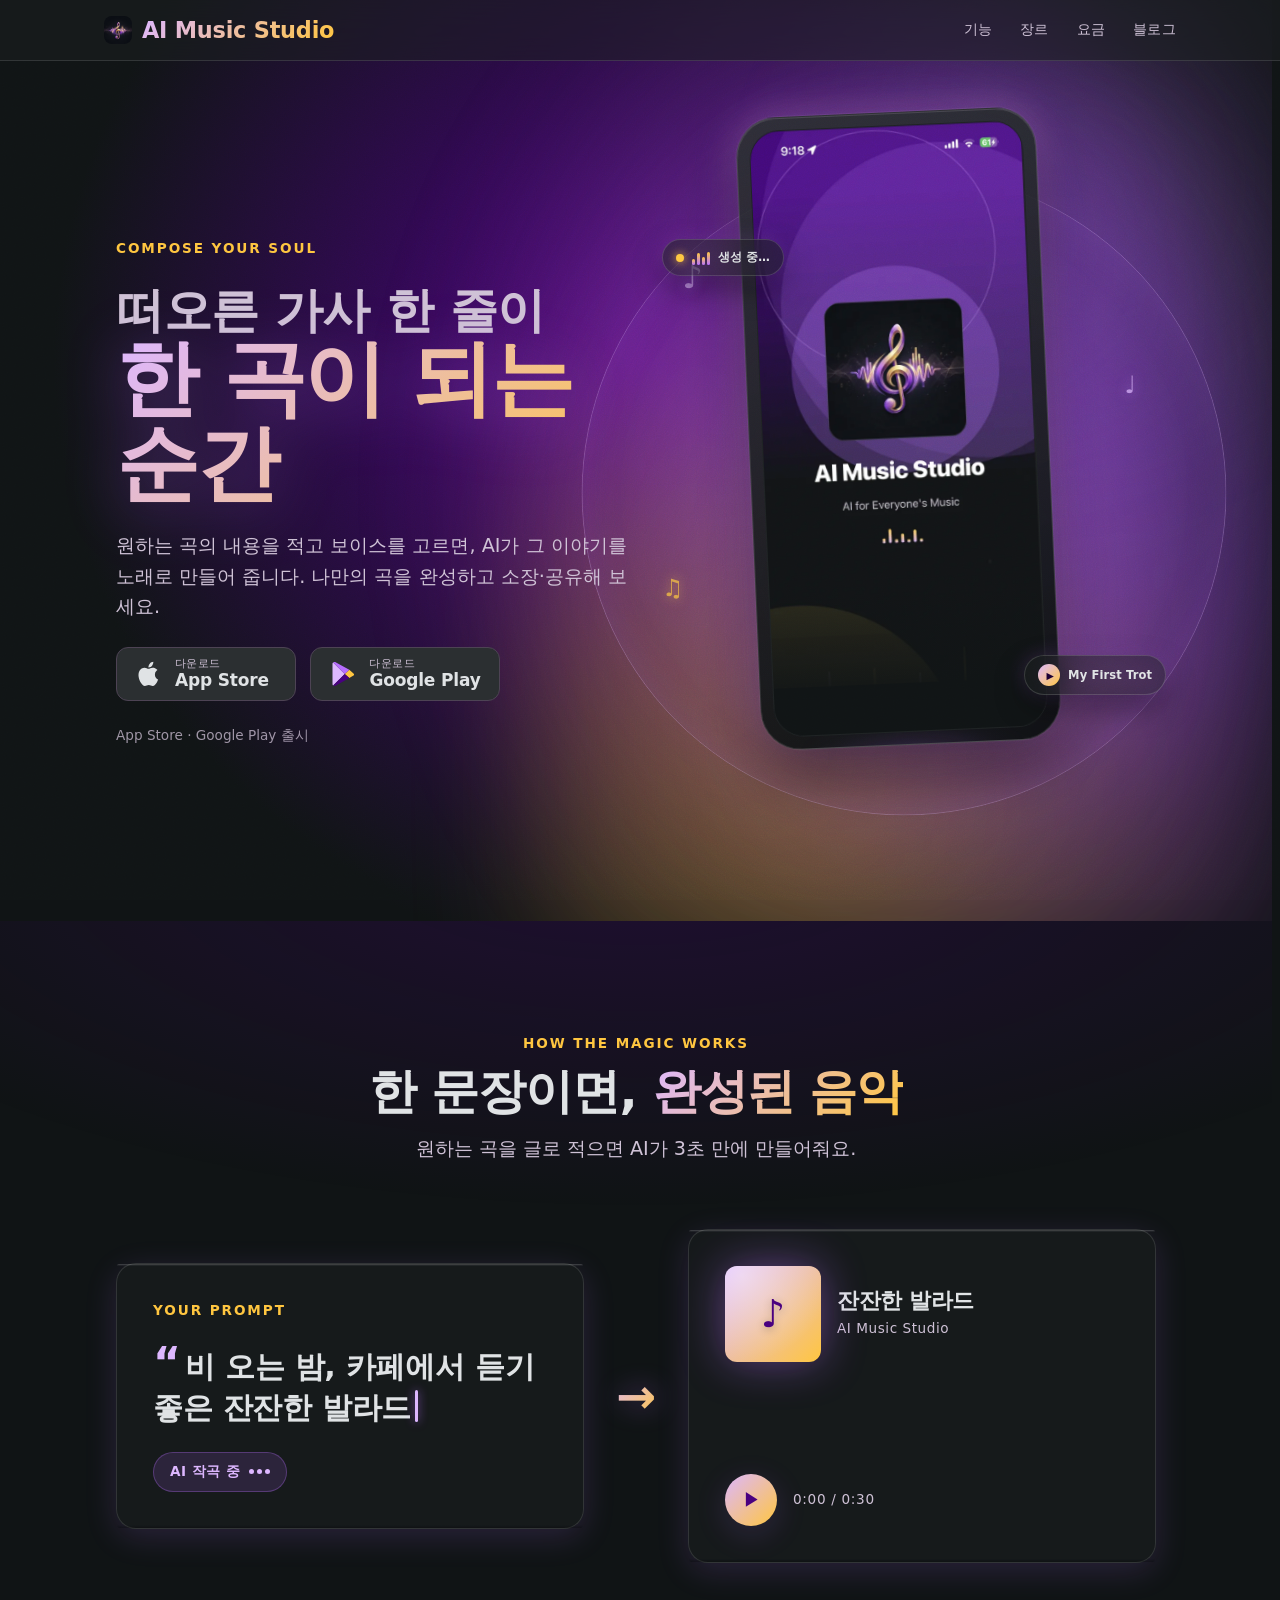
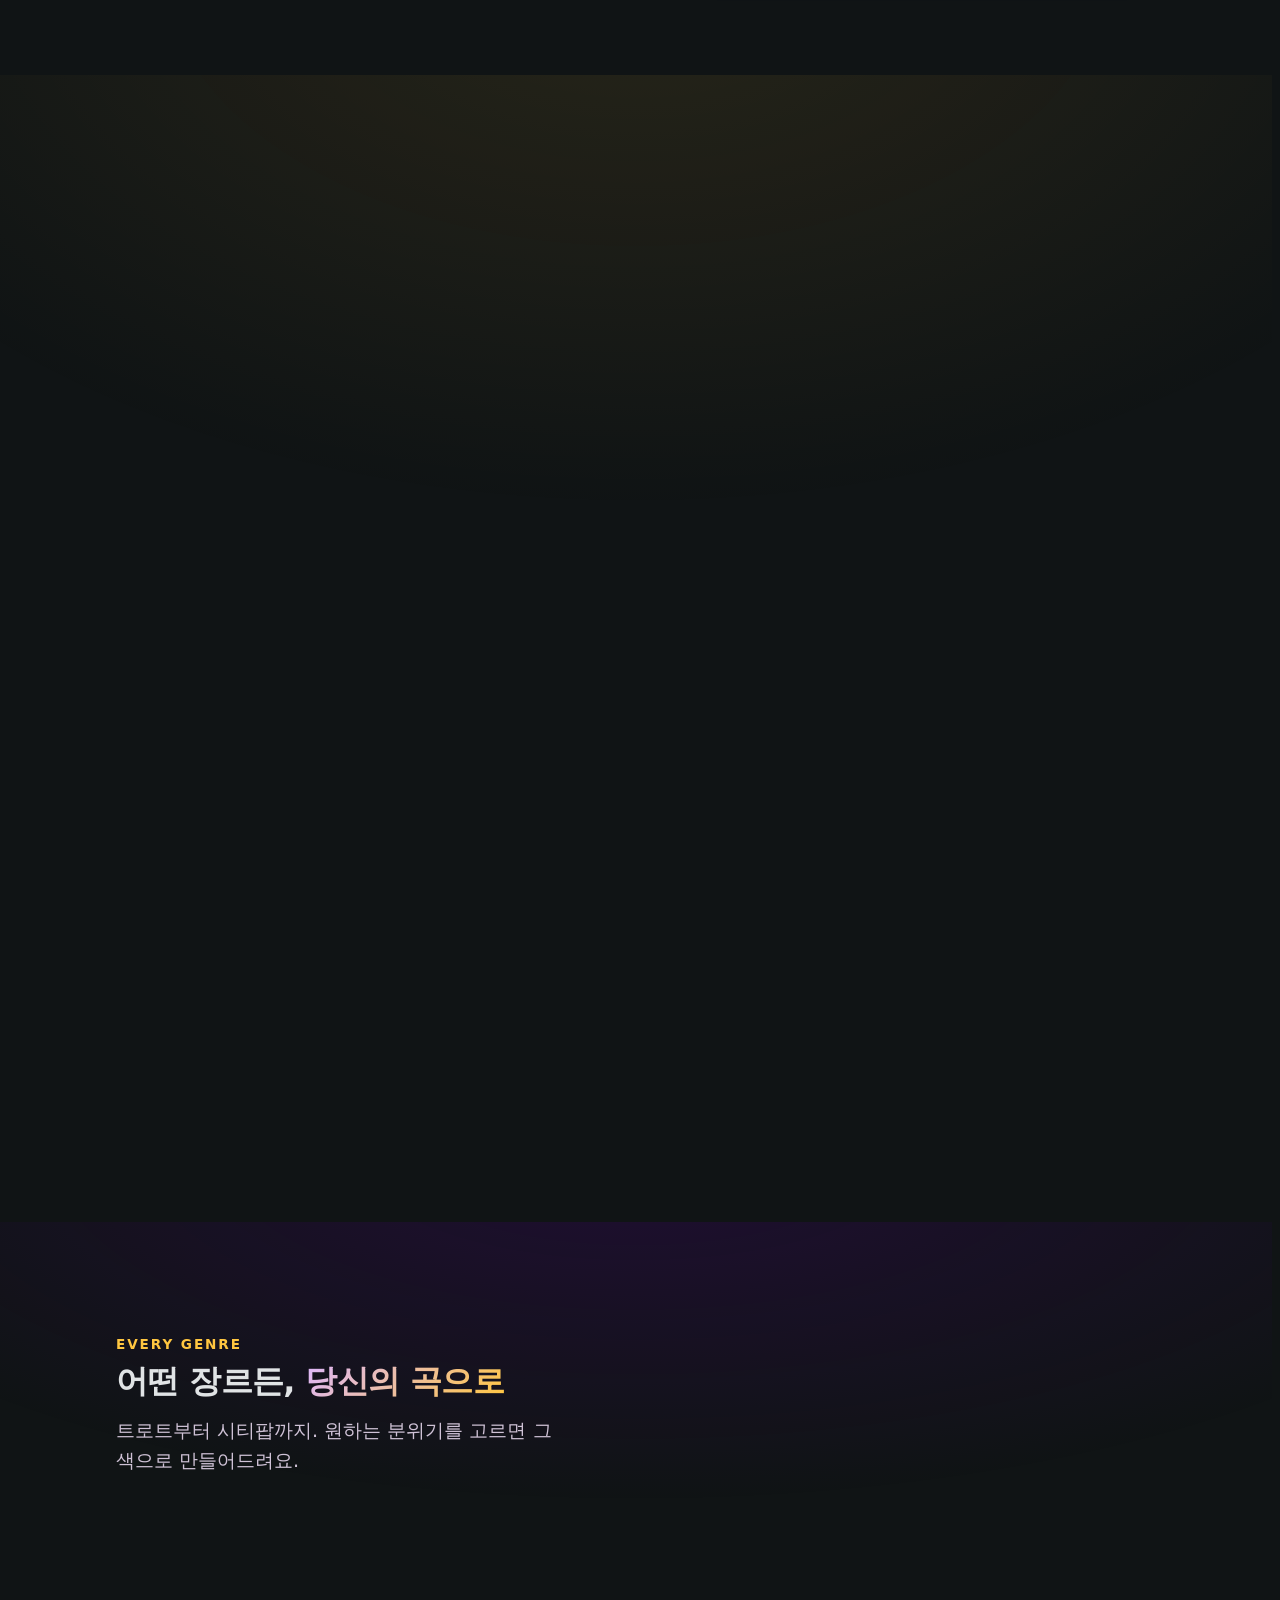
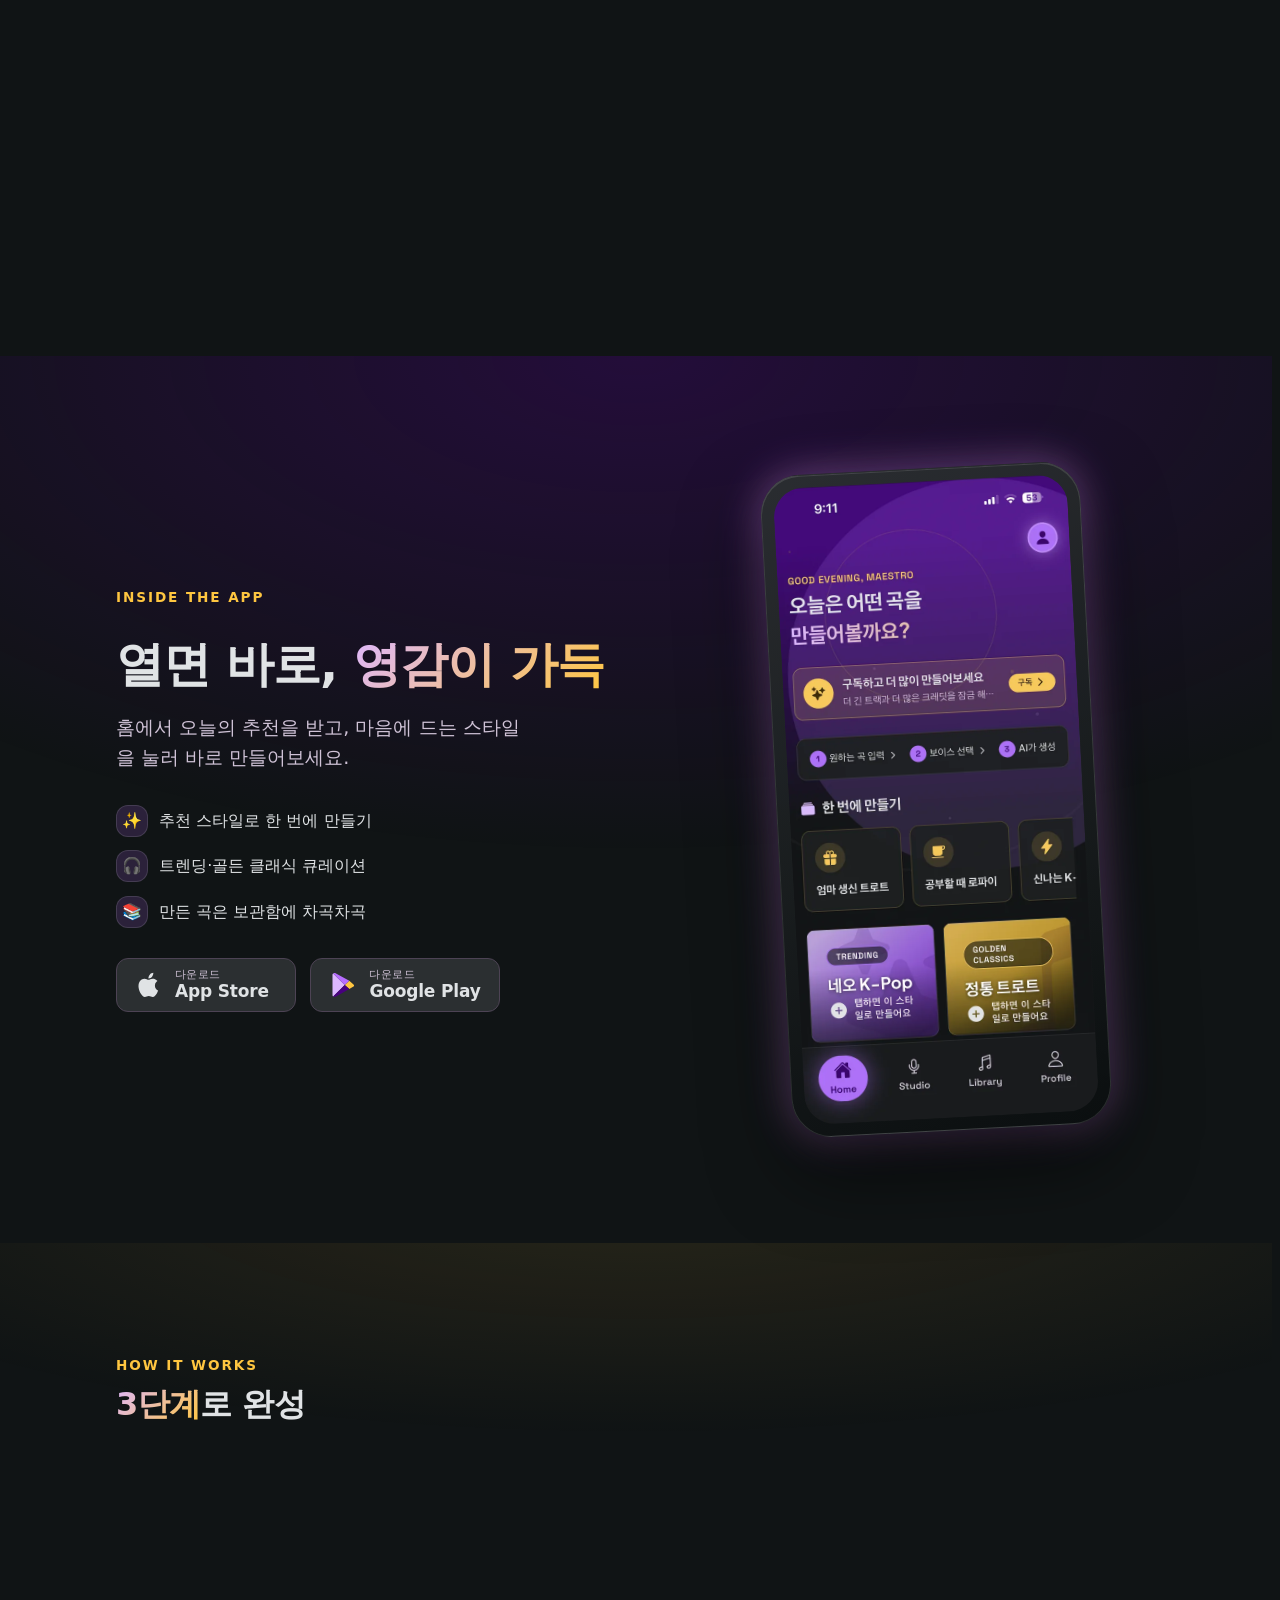
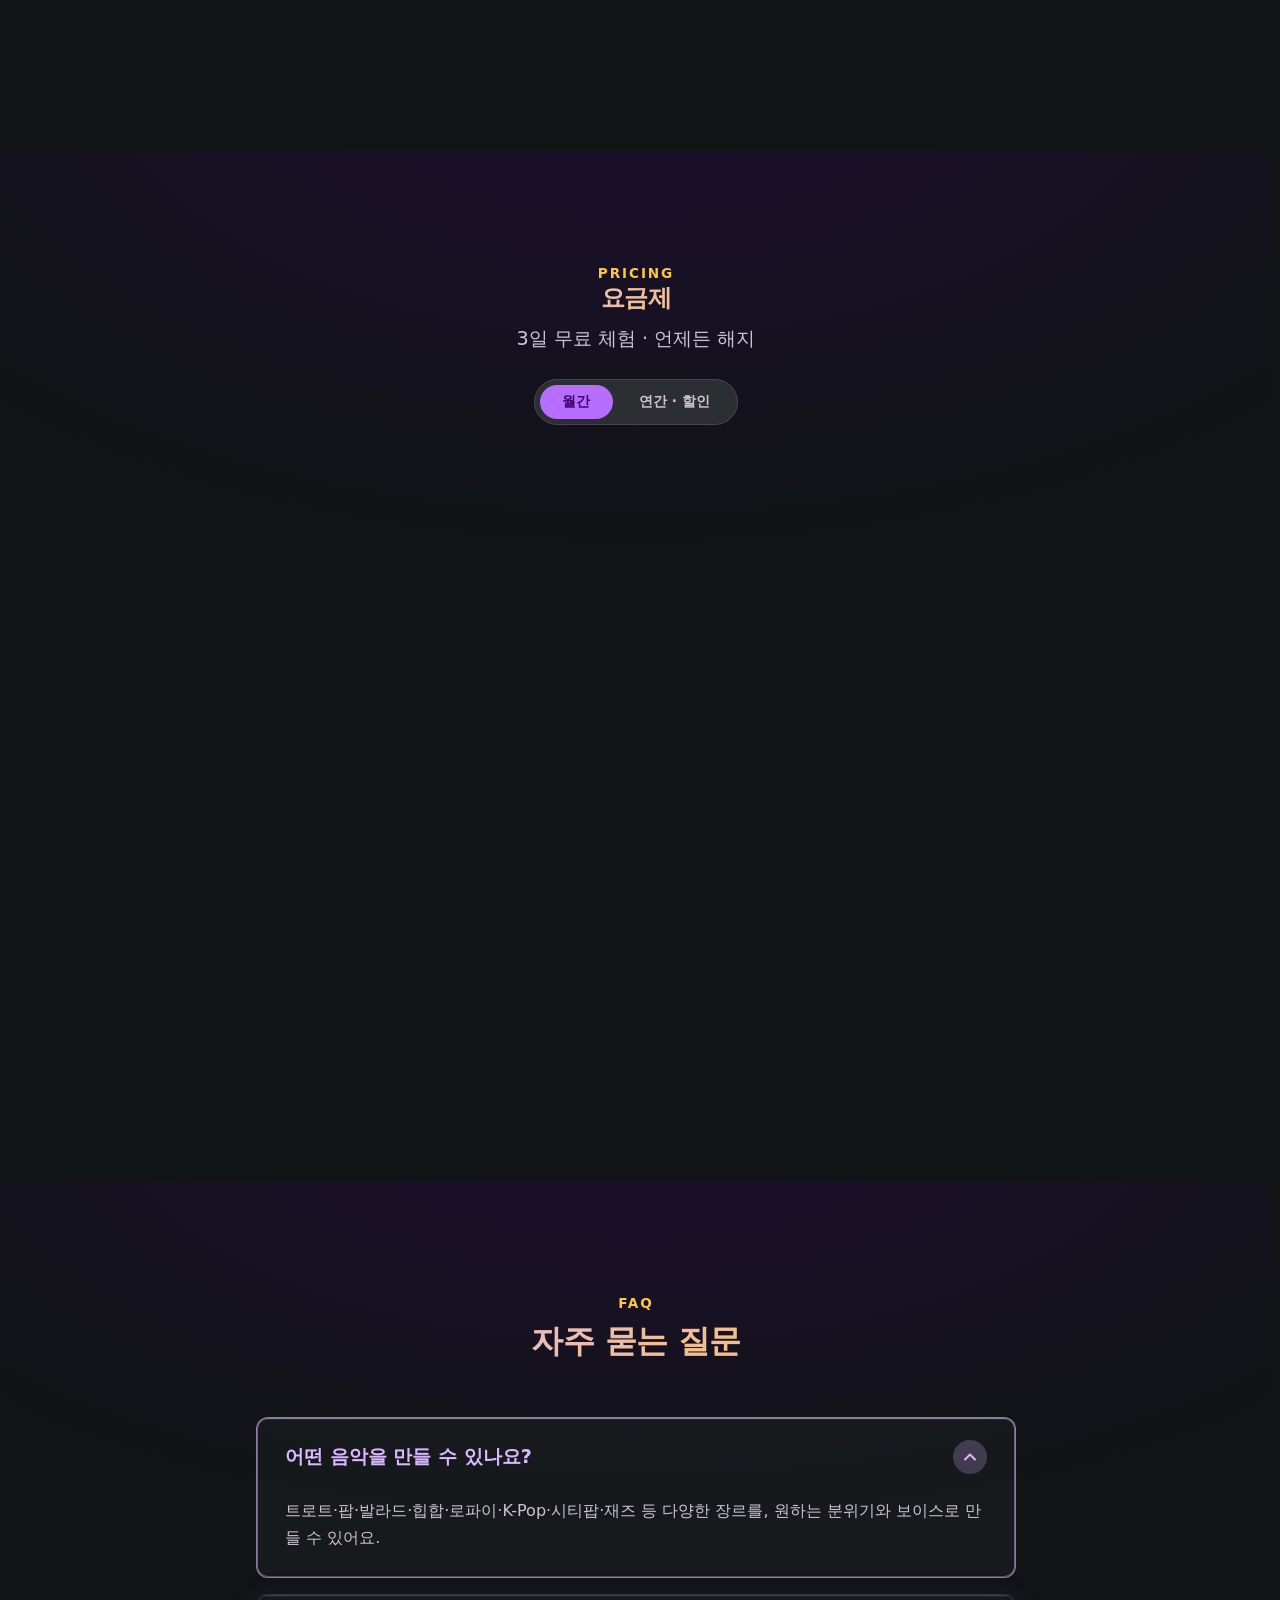
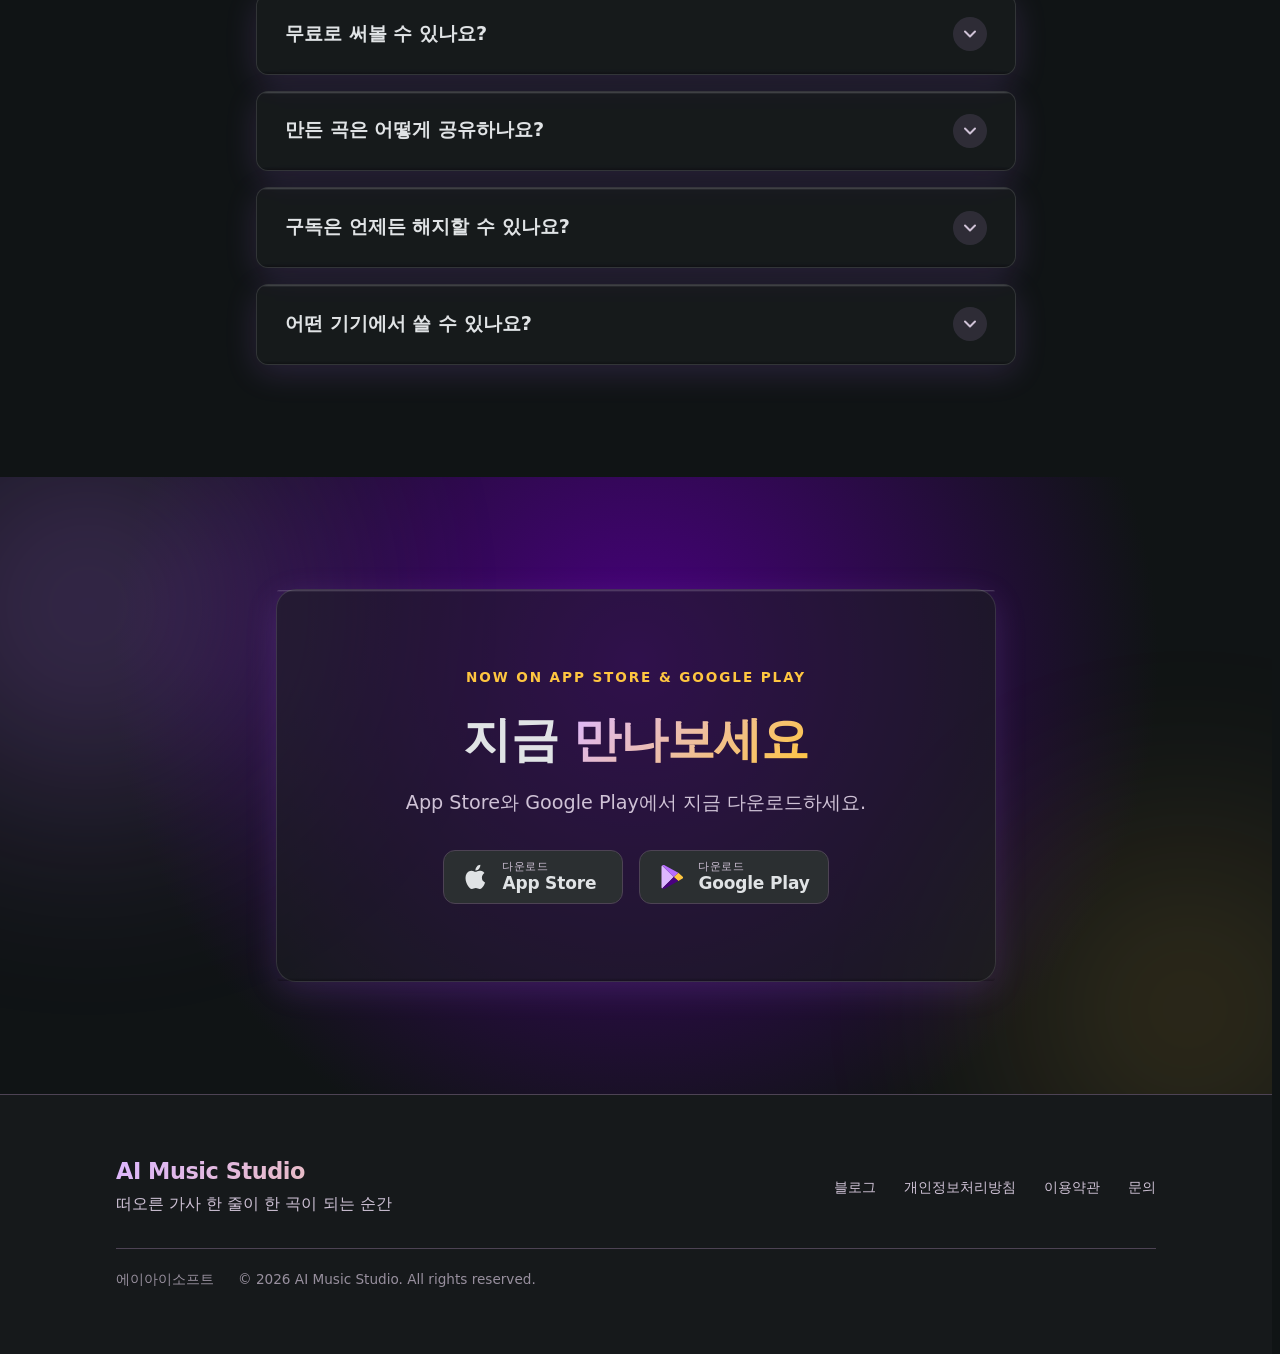
<file: blog/ai-music-copyright-share/index.html>
<!doctype html>
<html lang="ko" class="no-js">
  <head>
    <meta charset="UTF-8" />
    <meta name="viewport" content="width=device-width, initial-scale=1.0, viewport-fit=cover" />
    <link rel="icon" type="image/png" href="/assets/icon.png" />
    <link rel="apple-touch-icon" href="/assets/icon.png" />

    <!-- Search engine site ownership verification (Naver Search Advisor + Google
         Search Console). HTML-tag method: kept in <head> so the prerender build
         includes it on every deploy. Kept OUTSIDE the SEO marker so every
         prerendered page (home + blog) keeps ownership verification. -->
    <meta name="naver-site-verification" content="ee0117da94277e7f3831c37bac8ff75917d04c24" />
    <meta name="google-site-verification" content="qBhsXFS2MwvD1okqUboCvf1aF_LvO_u5-TasDCRJyNA" />

    <title>AI로 만든 음악, 저작권과 공유는 어떻게 될까</title>
    <meta name="description" content="AI 음악 저작권과 공유가 궁금하신가요? AI로 만든 노래를 마음대로 써도 되는지, 어떻게 공유하는지, 상업적 이용은 어떤지까지 신중하고 정직하게 정리했습니다. AI Music Studio의 공유 정책과 함께 알아보세요." />
    <meta name="keywords" content="ai 음악 저작권, ai 노래 공유, ai 작곡 저작권, ai 음악 상업적 이용, ai로 만든 음악 저작권" />
    <link rel="canonical" href="https://ai-music-studio.com/blog/ai-music-copyright-share/" />
    <meta name="robots" content="index, follow" />
    <meta property="og:type" content="article" />
    <meta property="og:url" content="https://ai-music-studio.com/blog/ai-music-copyright-share/" />
    <meta property="og:title" content="AI로 만든 음악, 저작권과 공유는 어떻게 될까" />
    <meta property="og:description" content="AI 음악 저작권과 공유가 궁금하신가요? AI로 만든 노래를 마음대로 써도 되는지, 어떻게 공유하는지, 상업적 이용은 어떤지까지 신중하고 정직하게 정리했습니다. AI Music Studio의 공유 정책과 함께 알아보세요." />
    <meta property="og:image" content="https://ai-music-studio.com/assets/og-banner.jpg?v=1" />
    <meta property="og:locale" content="ko_KR" />
    <meta property="article:published_time" content="2026-07-29" />
    <meta name="twitter:card" content="summary_large_image" />
    <meta name="twitter:title" content="AI로 만든 음악, 저작권과 공유는 어떻게 될까" />
    <meta name="twitter:description" content="AI 음악 저작권과 공유가 궁금하신가요? AI로 만든 노래를 마음대로 써도 되는지, 어떻게 공유하는지, 상업적 이용은 어떤지까지 신중하고 정직하게 정리했습니다. AI Music Studio의 공유 정책과 함께 알아보세요." />
    <meta name="twitter:image" content="https://ai-music-studio.com/assets/og-banner.jpg?v=1" />
    <script type="application/ld+json">
{
  "@context": "https://schema.org",
  "@graph": [
    {
      "@type": "BlogPosting",
      "headline": "AI로 만든 음악, 저작권과 공유는 어떻게 될까",
      "description": "AI 음악 저작권과 공유가 궁금하신가요? AI로 만든 노래를 마음대로 써도 되는지, 어떻게 공유하는지, 상업적 이용은 어떤지까지 신중하고 정직하게 정리했습니다. AI Music Studio의 공유 정책과 함께 알아보세요.",
      "inLanguage": "ko",
      "datePublished": "2026-07-29",
      "dateModified": "2026-07-29",
      "image": "https://ai-music-studio.com/assets/og-banner.jpg?v=1",
      "mainEntityOfPage": {
        "@type": "WebPage",
        "@id": "https://ai-music-studio.com/blog/ai-music-copyright-share/"
      },
      "author": {
        "@type": "Organization",
        "name": "에이아이소프트"
      },
      "publisher": {
        "@type": "Organization",
        "name": "AI Music Studio",
        "url": "https://ai-music-studio.com/"
      }
    },
    {
      "@type": "BreadcrumbList",
      "itemListElement": [
        {
          "@type": "ListItem",
          "position": 1,
          "name": "홈",
          "item": "https://ai-music-studio.com/"
        },
        {
          "@type": "ListItem",
          "position": 2,
          "name": "블로그",
          "item": "https://ai-music-studio.com/blog/"
        },
        {
          "@type": "ListItem",
          "position": 3,
          "name": "AI로 만든 음악, 저작권과 공유는 어떻게 될까",
          "item": "https://ai-music-studio.com/blog/ai-music-copyright-share/"
        }
      ]
    }
  ]
}
    </script>
    <script type="module" crossorigin src="/assets/index-CdpBO8yn.js"></script>
    <link rel="stylesheet" crossorigin href="/assets/index-CUqhUloY.css">
  </head>
  <body>
    <div id="root" data-prerendered="true"><div class="_ambient_1rxp5_1" aria-hidden="true"><div class="_wash_1rxp5_11"></div><div class="_rings_1rxp5_19"><span class="_ring_1rxp5_19" style="width:220px;height:220px;margin-left:-110px;margin-top:-110px;animation-delay:0s;animation-duration:6s"></span><span class="_ring_1rxp5_19" style="width:280px;height:280px;margin-left:-140px;margin-top:-140px;animation-delay:2s;animation-duration:6s"></span><span class="_ring_1rxp5_19" style="width:340px;height:340px;margin-left:-170px;margin-top:-170px;animation-delay:4s;animation-duration:6s"></span></div><div class="_particles_1rxp5_57"><span class="_particle_1rxp5_57 _particlePrimary_1rxp5_73" style="left:35.9%;top:47.4%;width:6.4px;height:6.4px;animation-delay:14.7s;animation-duration:11s;--drift:-15.9px"></span><span class="_particle_1rxp5_57 _particleSecondary_1rxp5_78" style="left:2.5%;top:72.6%;width:5.2px;height:5.2px;animation-delay:8.8s;animation-duration:15.1s;--drift:-15.4px"></span><span class="_particle_1rxp5_57 _particlePrimary_1rxp5_73" style="left:89.8%;top:63.8%;width:3.5px;height:3.5px;animation-delay:4s;animation-duration:12.6s;--drift:28px"></span><span class="_particle_1rxp5_57 _particleSecondary_1rxp5_78" style="left:19.2%;top:86.4%;width:7.8px;height:7.8px;animation-delay:12.1s;animation-duration:18.1s;--drift:31.9px"></span><span class="_particle_1rxp5_57 _particlePrimary_1rxp5_73" style="left:89%;top:77.1%;width:4.3px;height:4.3px;animation-delay:5.1s;animation-duration:19.8s;--drift:12.3px"></span><span class="_particle_1rxp5_57 _particleSecondary_1rxp5_78" style="left:85%;top:92.4%;width:5.5px;height:5.5px;animation-delay:2.4s;animation-duration:17.4s;--drift:-36.1px"></span><span class="_particle_1rxp5_57 _particlePrimary_1rxp5_73" style="left:35.4%;top:97.5%;width:7.9px;height:7.9px;animation-delay:13.1s;animation-duration:10.7s;--drift:-8.9px"></span><span class="_particle_1rxp5_57 _particleSecondary_1rxp5_78" style="left:26.6%;top:84.2%;width:3.2px;height:3.2px;animation-delay:15.2s;animation-duration:13.6s;--drift:-27.7px"></span><span class="_particle_1rxp5_57 _particlePrimary_1rxp5_73" style="left:60.6%;top:87.2%;width:6.1px;height:6.1px;animation-delay:2.9s;animation-duration:18.2s;--drift:0.9px"></span><span class="_particle_1rxp5_57 _particleSecondary_1rxp5_78" style="left:16.6%;top:73.4%;width:8px;height:8px;animation-delay:3.9s;animation-duration:11.4s;--drift:38.4px"></span><span class="_particle_1rxp5_57 _particlePrimary_1rxp5_73" style="left:84%;top:108.2%;width:4px;height:4px;animation-delay:7.3s;animation-duration:11.3s;--drift:7px"></span><span class="_particle_1rxp5_57 _particleSecondary_1rxp5_78" style="left:92.5%;top:51.1%;width:4.1px;height:4.1px;animation-delay:3.3s;animation-duration:19.2s;--drift:-0.7px"></span><span class="_particle_1rxp5_57 _particlePrimary_1rxp5_73" style="left:83.3%;top:45.2%;width:3.8px;height:3.8px;animation-delay:3.5s;animation-duration:14.1s;--drift:-31.2px"></span><span class="_particle_1rxp5_57 _particleSecondary_1rxp5_78" style="left:33.7%;top:68.1%;width:5.4px;height:5.4px;animation-delay:5.6s;animation-duration:16.1s;--drift:-39.8px"></span><span class="_particle_1rxp5_57 _particlePrimary_1rxp5_73" style="left:9.7%;top:85.4%;width:6.9px;height:6.9px;animation-delay:14.1s;animation-duration:14.8s;--drift:-19.9px"></span><span class="_particle_1rxp5_57 _particleSecondary_1rxp5_78" style="left:36.8%;top:87.1%;width:6px;height:6px;animation-delay:14.6s;animation-duration:17.1s;--drift:23.3px"></span><span class="_particle_1rxp5_57 _particlePrimary_1rxp5_73" style="left:22.5%;top:67.9%;width:4.2px;height:4.2px;animation-delay:13.2s;animation-duration:17.9s;--drift:-13.1px"></span><span class="_particle_1rxp5_57 _particleSecondary_1rxp5_78" style="left:28.5%;top:91.2%;width:5.7px;height:5.7px;animation-delay:13.3s;animation-duration:15s;--drift:-1.7px"></span><span class="_particle_1rxp5_57 _particlePrimary_1rxp5_73" style="left:10.1%;top:80.6%;width:3.3px;height:3.3px;animation-delay:6s;animation-duration:10.2s;--drift:-37.2px"></span><span class="_particle_1rxp5_57 _particleSecondary_1rxp5_78" style="left:48%;top:104.1%;width:5.6px;height:5.6px;animation-delay:14.6s;animation-duration:11.8s;--drift:5.3px"></span><span class="_particle_1rxp5_57 _particlePrimary_1rxp5_73" style="left:69.6%;top:59.3%;width:6px;height:6px;animation-delay:2s;animation-duration:16.3s;--drift:-16.3px"></span><span class="_particle_1rxp5_57 _particleSecondary_1rxp5_78" style="left:10.9%;top:69.3%;width:5.2px;height:5.2px;animation-delay:11.4s;animation-duration:10.7s;--drift:-8.8px"></span><span class="_particle_1rxp5_57 _particlePrimary_1rxp5_73" style="left:77.3%;top:40.3%;width:6.1px;height:6.1px;animation-delay:15s;animation-duration:11.2s;--drift:22.6px"></span><span class="_particle_1rxp5_57 _particleSecondary_1rxp5_78" style="left:22.4%;top:95%;width:7.1px;height:7.1px;animation-delay:2.3s;animation-duration:19.9s;--drift:-16.5px"></span></div></div><header class="_header_zs460_1"><nav class="_nav_zs460_11" aria-label="주요 메뉴"><a class="_brand_zs460_24" href="#main" aria-label="AI Music Studio 홈"><img class="_logo_zs460_32" src="/assets/icon.png" alt="" aria-hidden="true" width="28" height="28"/><span class="gradient-text _wordmark_zs460_40">AI Music Studio</span></a><div class="_links_zs460_49"><a class="_link_zs460_49" href="/#features">기능</a><a class="_link_zs460_49" href="/#genres">장르</a><a class="_link_zs460_49" href="/#pricing">요금</a><a class="_link_zs460_49" href="/blog/">블로그</a></div></nav></header><main id="main" class="_postMain_1o0wu_7"><article class="container _article_1o0wu_96"><nav class="_crumbs_1o0wu_100" aria-label="위치"><a href="/">홈</a><span aria-hidden="true">›</span><a href="/blog/">블로그</a></nav><header class="_postHeader_1o0wu_119"><h1 class="_postTitle_1o0wu_125">AI로 만든 음악, 저작권과 공유는 어떻게 될까</h1><p class="_postMeta_1o0wu_134"><time dateTime="2026-07-29">2026년 7월 29일</time><span aria-hidden="true"> · </span><span>6<!-- -->분 읽기</span></p></header><div class="_body_1o0wu_142"><p class="_p_1o0wu_7">“내가 AI로 만든 이 노래, 마음대로 써도 될까?” AI 음악 저작권과 공유는 요즘 가장 많이 받는 질문 중 하나입니다. 글 한 줄로 곡이 뚝딱 만들어지는 시대가 되면서, 완성된 곡을 SNS에 올려도 되는지, 상업적으로 이용해도 되는지, 혹시 나중에 문제가 되진 않을지 걱정하는 분이 많습니다. 이 글에서는 AI 음악 저작권에 대한 일반적인 이해와 AI Music Studio의 공유 정책을 신중하게 정리해 드립니다.</p><h2 id="why-copyright-matters" class="_h2_1o0wu_153">AI 음악 저작권이 궁금한 이유</h2><p class="_p_1o0wu_7">예전에는 음악을 만들려면 작곡·편곡·녹음까지 전문 지식과 장비가 필요했습니다. 그런데 이제는 “비 오는 날 카페에서 흐르는 잔잔한 발라드” 같은 한 문장만 입력해도 몇 분 안에 곡이 완성됩니다. 만들기가 이렇게 쉬워지니, 자연스럽게 “그래서 이 곡의 권리는 누구 것이지?”라는 궁금증이 따라옵니다.</p><ul class="_ul_1o0wu_172"><li>내가 만든 곡을 유튜브나 인스타그램에 배경음악으로 써도 될까?</li><li>친구에게 링크로 보내 들려줘도 문제가 없을까?</li><li>나중에 수익이 생기는 상업적 이용까지 가능할까?</li></ul><p class="_p_1o0wu_7">이런 질문에 “무조건 괜찮다”고 단정하는 답변은 오히려 위험합니다. AI 음악 저작권은 국가별 법률, 이용하는 서비스의 약관, 사용 상황에 따라 달라지기 때문입니다.</p><h2 id="general-understanding" class="_h2_1o0wu_153">일반적인 이해 — 단정은 금물</h2><p class="_p_1o0wu_7">AI로 생성한 음악의 권리 문제는 아직 전 세계적으로 논의가 진행 중인 영역입니다. 그래서 “이렇게 하면 100% 안전하다”는 식의 확답보다는, 일반적으로 참고할 만한 흐름을 이해하는 편이 안전합니다.</p><ul class="_ul_1o0wu_172"><li>권리 귀속(누가 소유하는가)은 서비스마다 약관으로 정하는 경우가 많습니다.</li><li>개인적인 감상·창작 목적과 상업적 이용은 허용 범위가 다르게 다뤄지는 경우가 많습니다.</li><li>같은 곡이라도 어디에, 어떻게 쓰느냐에 따라 검토해야 할 사항이 달라질 수 있습니다.</li></ul><blockquote class="glass-card _quote_1o0wu_207">핵심은 “일반적으로 이런 경우가 많다”는 이해까지입니다. 구체적인 이용 범위, 특히 상업적 이용 가능 여부는 반드시 앱 내 이용약관에서 확인하시는 것이 가장 정확합니다.</blockquote><h2 id="sharing-policy" class="_h2_1o0wu_153">AI Music Studio의 공유 정책 — 재생은 앱을 통해서만</h2><p class="_p_1o0wu_7">AI Music Studio에서 확실하게 말씀드릴 수 있는 것은 앱의 보관·공유 구조입니다. 만든 곡은 다음과 같이 다룰 수 있습니다.</p><ol class="_ol_1o0wu_173"><li>완성된 곡은 내 보관함(라이브러리)에 저장해 언제든 다시 들을 수 있습니다.</li><li>공유 링크를 만들어 다른 사람에게 곡을 들려줄 수 있습니다.</li><li>단, 공유된 곡의 재생은 AI Music Studio 앱을 통해서만 가능합니다.</li></ol><p class="_p_1o0wu_7">공유받은 사람이 앱에서 재생하도록 한 데에는 두 가지 이유가 있습니다. 하나는 창작물 보호입니다. 링크만 있으면 아무 데서나 파일이 퍼져 나가는 대신, 앱이라는 울타리 안에서 재생되도록 해 창작한 곡을 조금 더 안전하게 지킬 수 있습니다. 다른 하나는 자연스러운 사용 유도입니다. 곡을 들으려는 사람이 앱을 접하게 되면서 서비스를 알게 되는 흐름이 만들어집니다.</p><h2 id="how-to-share-safely" class="_h2_1o0wu_153">안전하게 공유하고 소장하는 법</h2><p class="_p_1o0wu_7">불안을 줄이면서 만든 곡을 즐기는 방법은 생각보다 단순합니다.</p><ul class="_ul_1o0wu_172"><li>가볍게 들려주고 싶을 때: 공유 링크를 보내면 상대가 앱에서 곡을 재생할 수 있습니다.</li><li>오래 소장하고 싶을 때: 곡을 내 보관함에 저장해 두면 언제든 다시 감상할 수 있습니다.</li><li>파일로 간직하고 싶을 때: 구독 시 MP3 다운로드가 가능해, 곡을 파일로 내려받아 보관할 수 있습니다.</li><li>이용 범위가 애매할 때: 상업적 이용처럼 판단이 필요한 상황이라면 먼저 앱 내 이용약관을 확인하세요.</li></ul><p class="_p_1o0wu_7">요금제는 Lite ₩5,500, Pro ₩9,900, Studio ₩22,000으로 나뉘며, 3일 무료 체험으로 먼저 사용해 볼 수 있습니다. MP3 다운로드는 구독 시 이용 가능한 기능입니다.</p><h2 id="check-terms" class="_h2_1o0wu_153">정확한 범위는 이용약관에서 확인하세요</h2><p class="_p_1o0wu_7">다시 한번 강조하면, 이 글은 AI 음악 저작권과 공유에 대한 일반적인 이해를 돕기 위한 안내이지 법률 조언이 아닙니다. 내가 만든 곡의 권리 귀속이나 상업적 이용 가능 범위처럼 정확한 판단이 필요한 부분은 상황과 약관에 따라 달라질 수 있습니다. 실제로 활용하기 전에는 앱 내 이용약관을 꼭 확인하시고, 필요하다면 전문가의 도움을 받는 것을 권합니다.</p><p class="_p_1o0wu_7">정리하면, AI Music Studio에서 만든 곡은 보관함에 저장하고, 앱을 통해 재생되는 공유 링크로 나눌 수 있으며, 구독 시 MP3로 내려받아 소장할 수 있습니다. 나머지 세부 이용 범위는 약관을 기준으로 신중하게 판단하시면 됩니다.</p><a class="_cta_1o0wu_218" href="https://apps.apple.com/app/id6789540285">AI Music Studio 앱에서 직접 만들어보기</a><p class="_p_1o0wu_7">iOS(App Store)와 Android(Google Play)에서 지금 바로 사용할 수 있습니다.</p></div><section class="_related_1o0wu_246" aria-labelledby="related-heading"><h2 id="related-heading" class="_relatedHeading_1o0wu_252">관련 글</h2><ul class="_relatedList_1o0wu_260"><li><a class="_relatedLink_1o0wu_269" href="/blog/ai-music-how-to/"><span class="_relatedEmoji_1o0wu_294" aria-hidden="true">🎵</span><span class="_relatedText_1o0wu_299"><span class="_relatedTitle_1o0wu_306">AI로 노래 만드는 법 — 가사 한 줄이면 끝나는 작곡</span><span class="_relatedDesc_1o0wu_314">악보도, 악기도 없이 AI로 노래를 만드는 방법을 처음부터 설명합니다. 원하는 곡을 글로 적고 보이스를 고르면 몇 초 만에 완성 — AI Music Studio로 나만의 곡을 만드는 3단계.</span></span></a></li><li><a class="_relatedLink_1o0wu_269" href="/blog/ai-trot-making/"><span class="_relatedEmoji_1o0wu_294" aria-hidden="true">🎤</span><span class="_relatedText_1o0wu_299"><span class="_relatedTitle_1o0wu_306">트로트도 AI로 — 나만의 트로트 만드는 법 (AI 트로트 만들기)</span><span class="_relatedDesc_1o0wu_314">AI 트로트 만들기, 이제 글 한 줄이면 됩니다. 트로트에 어울리는 보이스와 가사, 분위기 고르는 법부터 AI Music Studio로 나만의 트로트 노래 만드는 실전 방법까지 정리했습니다.</span></span></a></li><li><a class="_relatedLink_1o0wu_269" href="/blog/text-to-music-guide/"><span class="_relatedEmoji_1o0wu_294" aria-hidden="true">🧠</span><span class="_relatedText_1o0wu_299"><span class="_relatedTitle_1o0wu_306">텍스트 음악 생성 원리 — 글이 노래가 되기까지 (쉽게 이해하는 AI 작곡)</span><span class="_relatedDesc_1o0wu_314">텍스트 음악 생성은 어떻게 작동할까요? 글로 음악 만들기 원리를 셰프·요리 주문서 비유로 아주 쉽게 설명합니다. text to music 원리부터 좋은 프롬프트 작성 팁까지, 비전문가도 이해하는 AI 음악 생성 가이드.</span></span></a></li></ul></section><aside class="glass-card _endCard_1o0wu_325"><p class="_endLede_1o0wu_336"><strong class="gradient-text">AI Music Studio</strong> — 글 한 줄로 만드는 나만의 음악.</p><a class="_cta_1o0wu_218" href="/">서비스 자세히 보기</a></aside></article></main><footer class="_footer_13eha_1" aria-labelledby="footer-brand"><div class="container _inner_13eha_7"><div class="_brandBlock_13eha_13"><span id="footer-brand" class="gradient-text _wordmark_13eha_19">AI Music Studio</span><p class="_tagline_13eha_27">떠오른 가사 한 줄이 한 곡이 되는 순간</p></div><nav class="_links_13eha_34" aria-label="사이트 정책 및 문의"><a class="_link_13eha_34" href="/blog/">블로그</a><a class="_link_13eha_34" href="https://longpapa82-cyber.github.io/aimusicstudio-legal/privacy.html?src=web">개인정보처리방침</a><a class="_link_13eha_34" href="https://longpapa82-cyber.github.io/aimusicstudio-legal/terms.html?src=web">이용약관</a><a class="_link_13eha_34" href="mailto:aimusicstudio.help@gmail.com">문의</a></nav><div class="_legal_13eha_59"><span class="_company_13eha_67">에이아이소프트</span><span class="_copyright_13eha_68">© 2026 AI Music Studio. All rights reserved.</span></div></div></footer></div>
    <noscript>
      <div style="padding: 2rem; color: #e0e3e5; background: #101415; font-family: sans-serif;">
        <h1>AI Music Studio — 떠오른 가사 한 줄이 한 곡이 되는 순간</h1>
        <p>원하는 곡의 내용을 적고 보이스를 고르면, AI가 그 이야기를 노래로 만들어 줍니다. iOS·Android에서 지금 다운로드하세요.</p>
      </div>
    </noscript>
  </body>
</html>
</file>
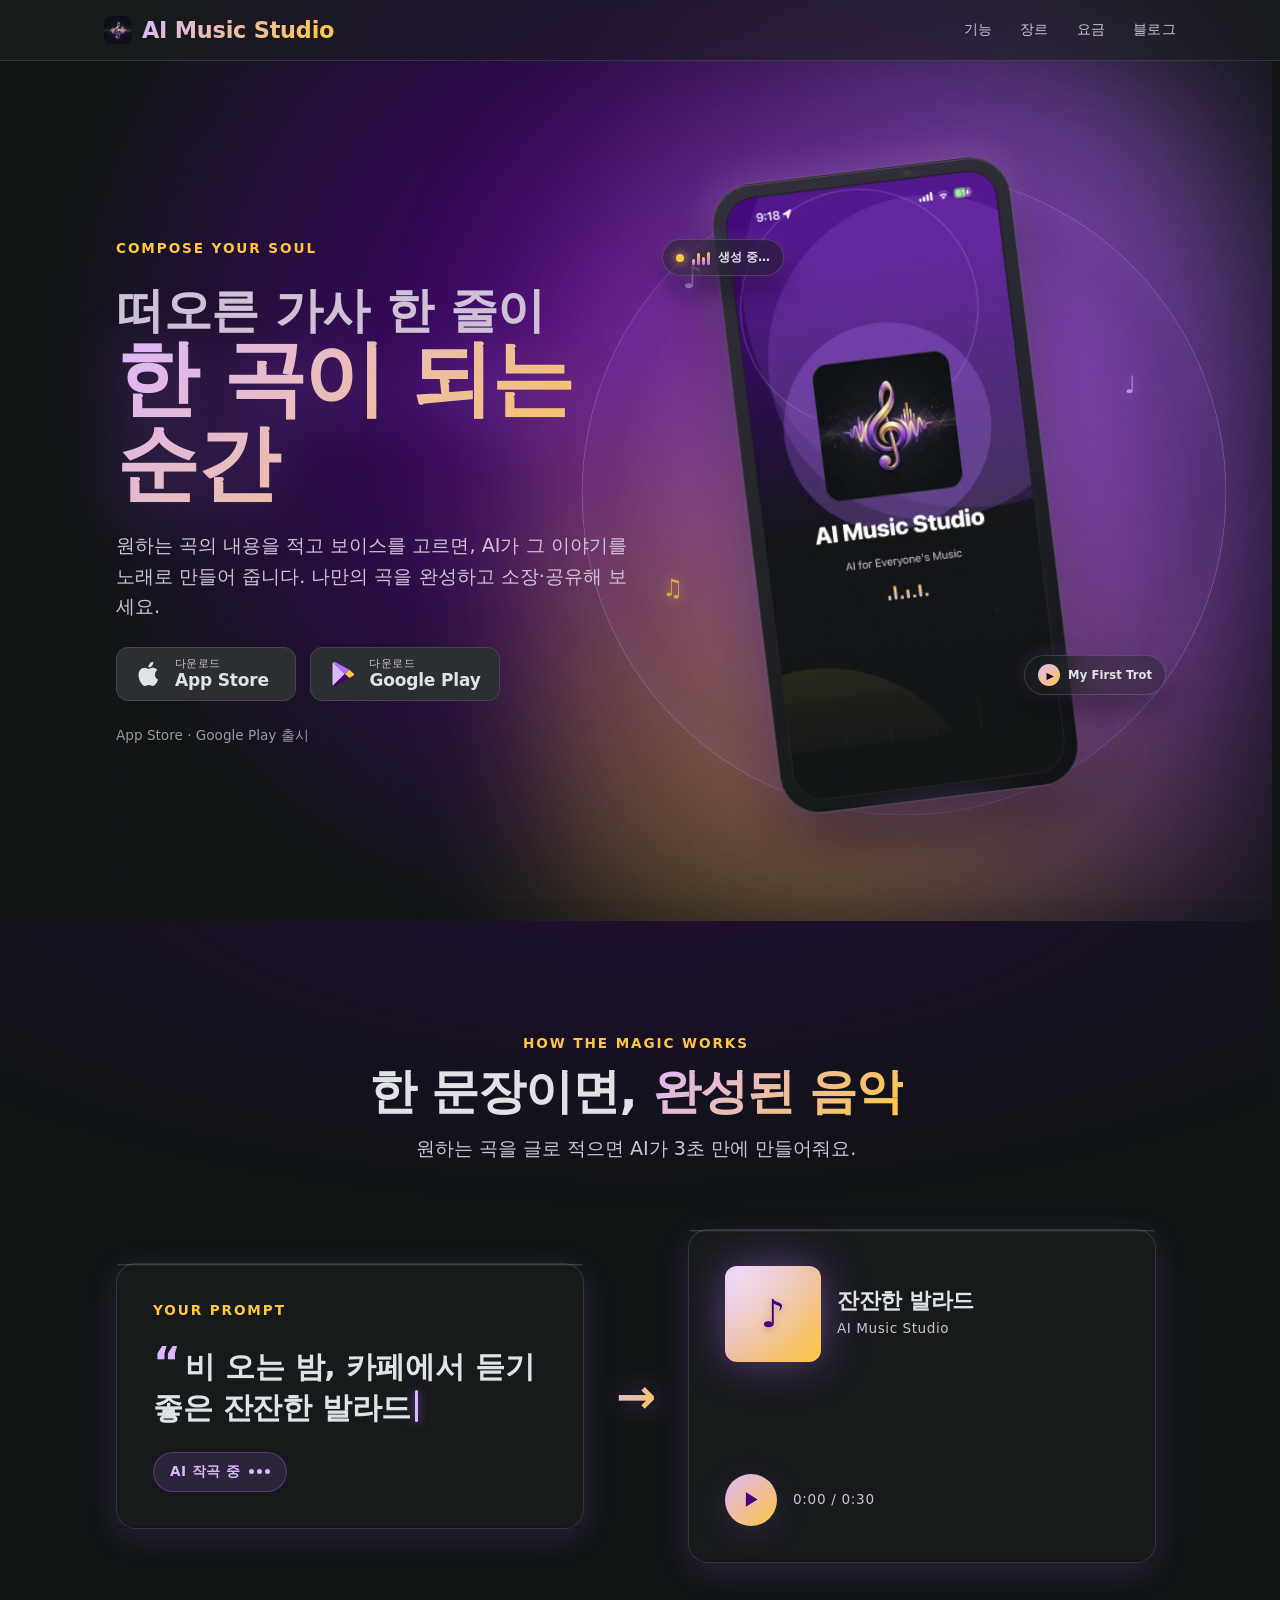
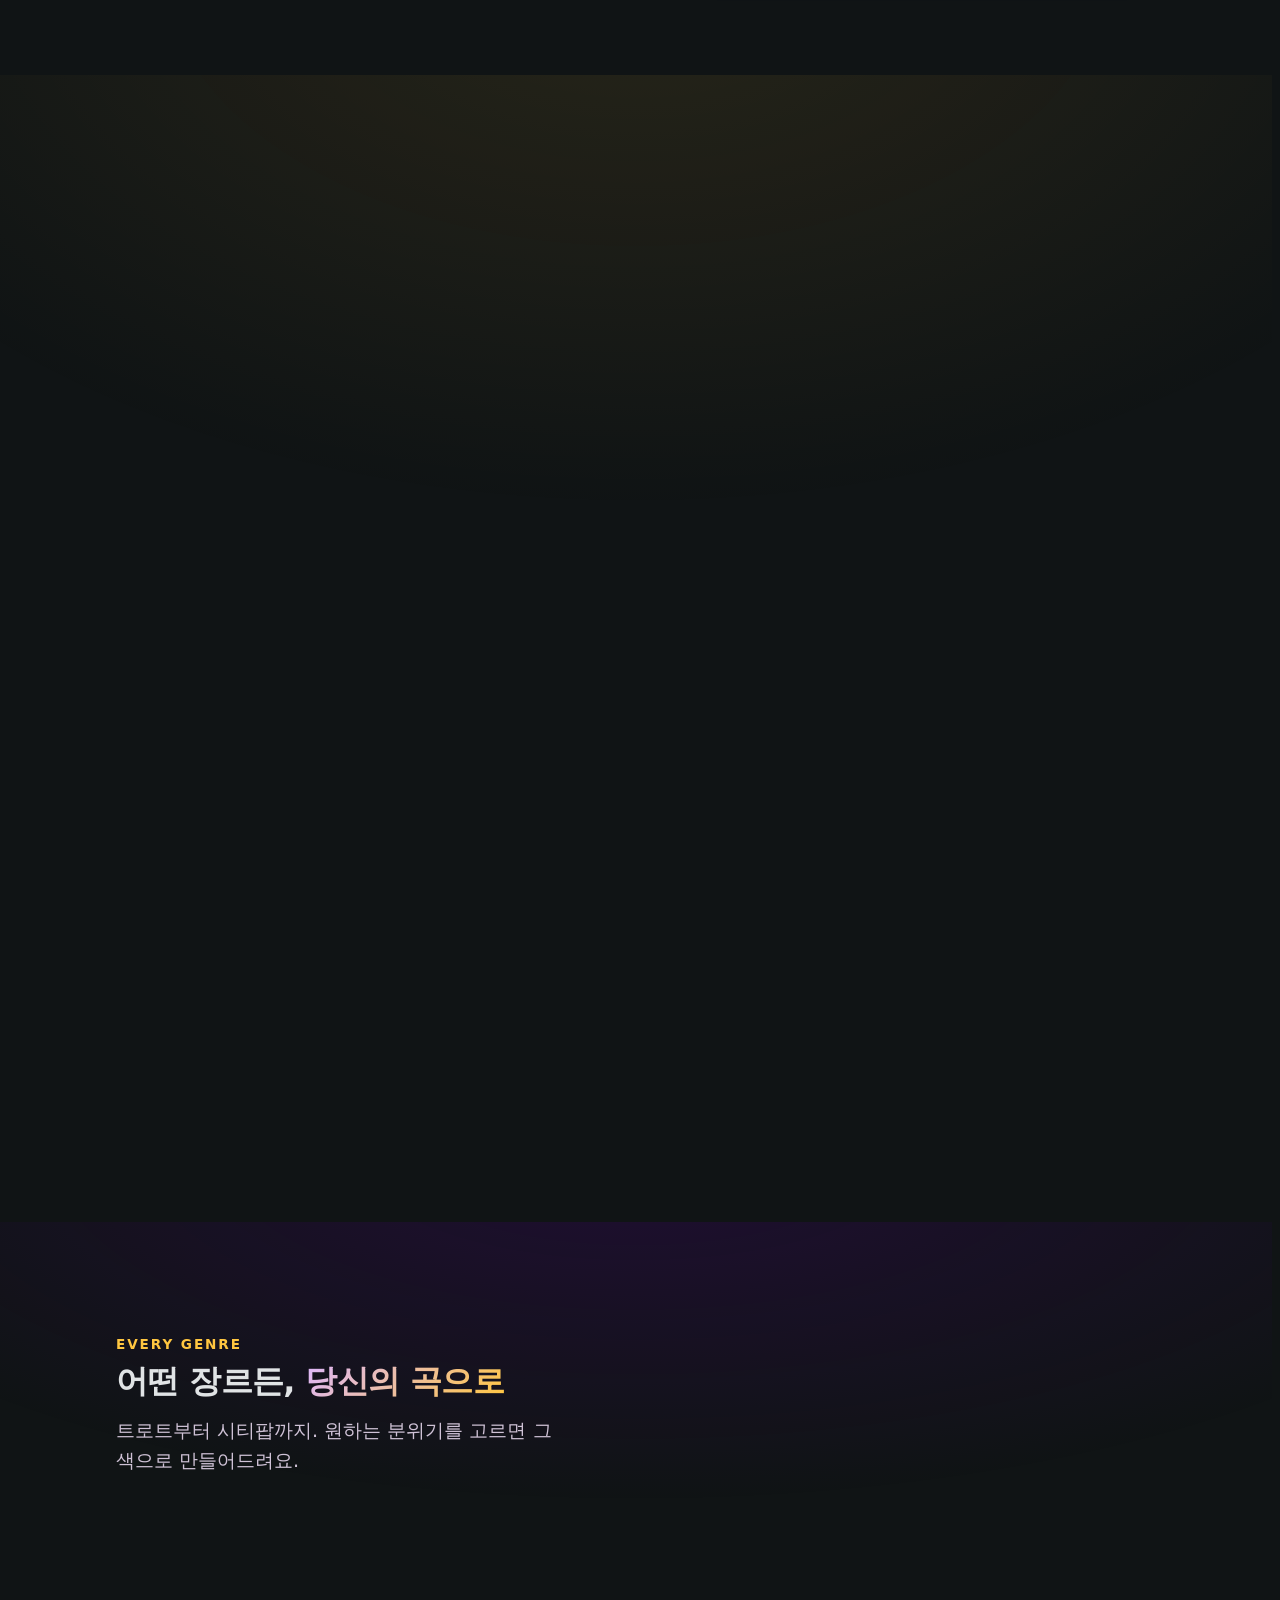
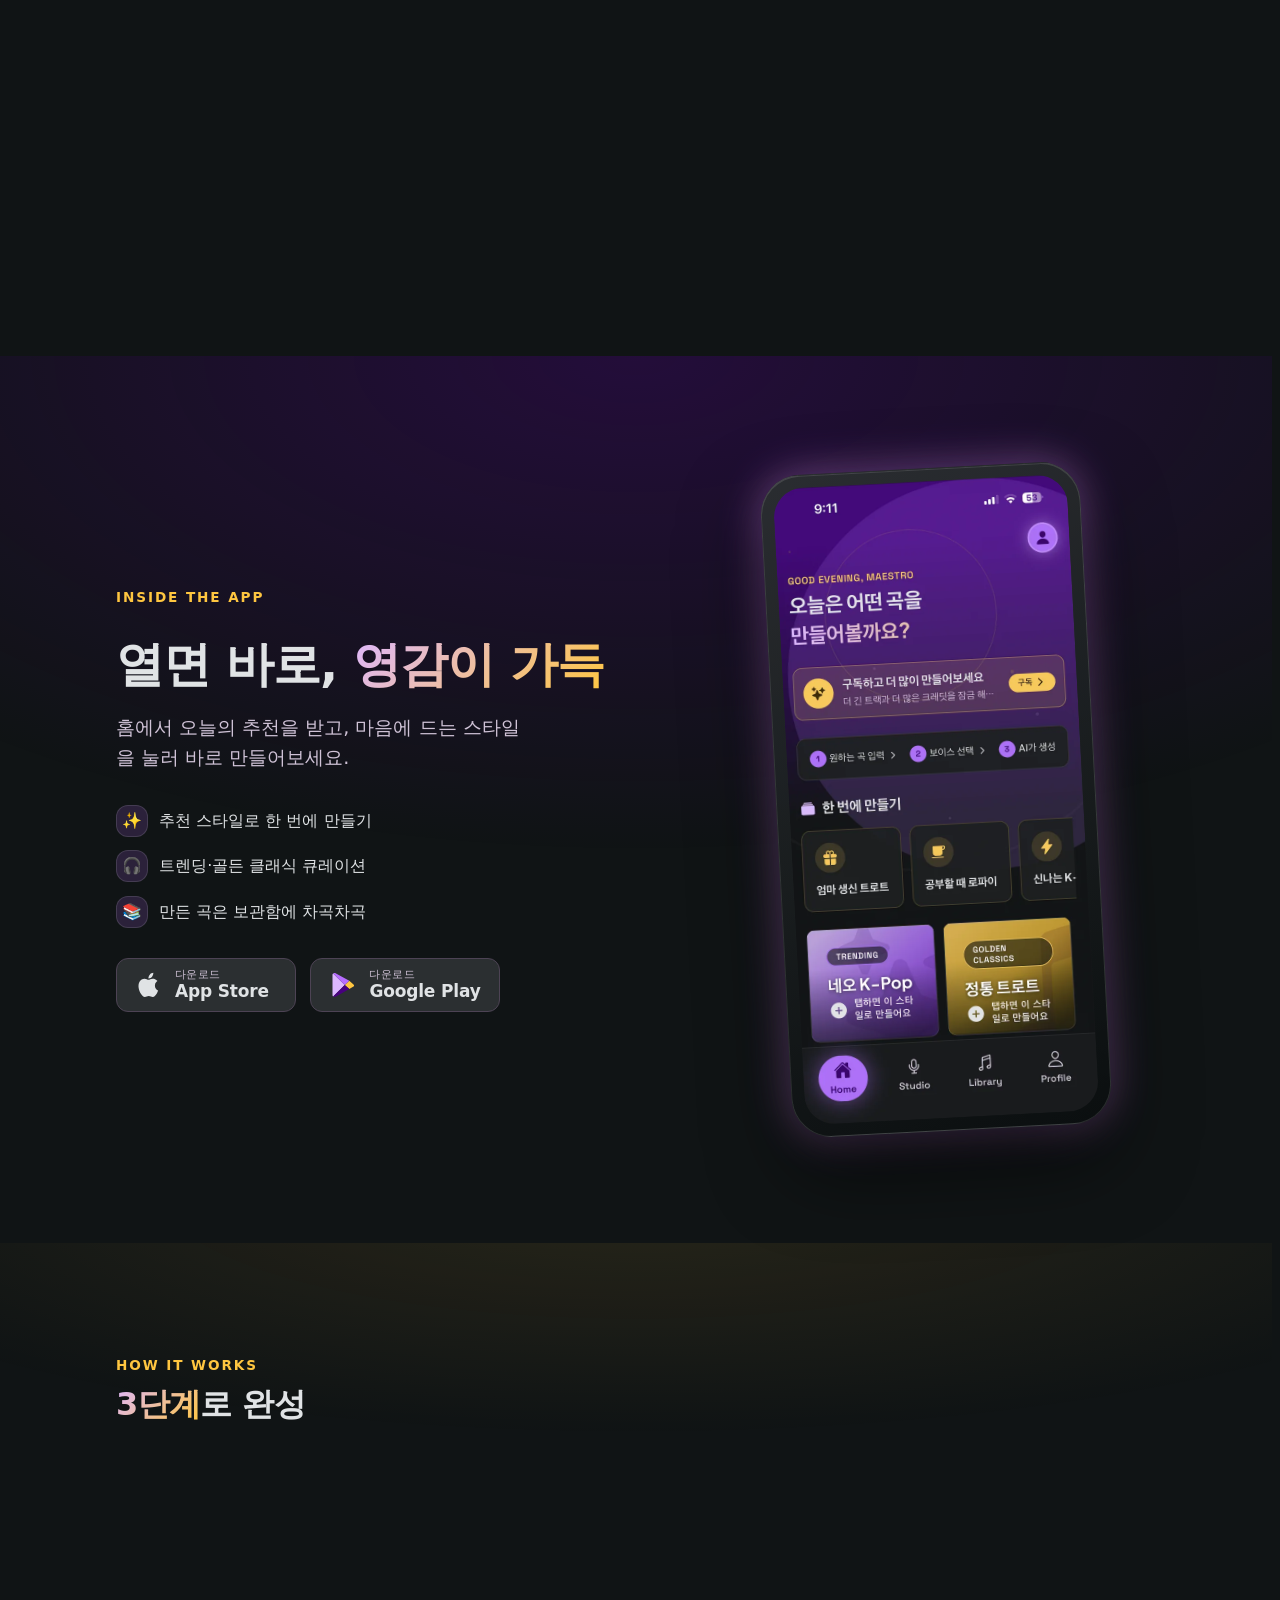
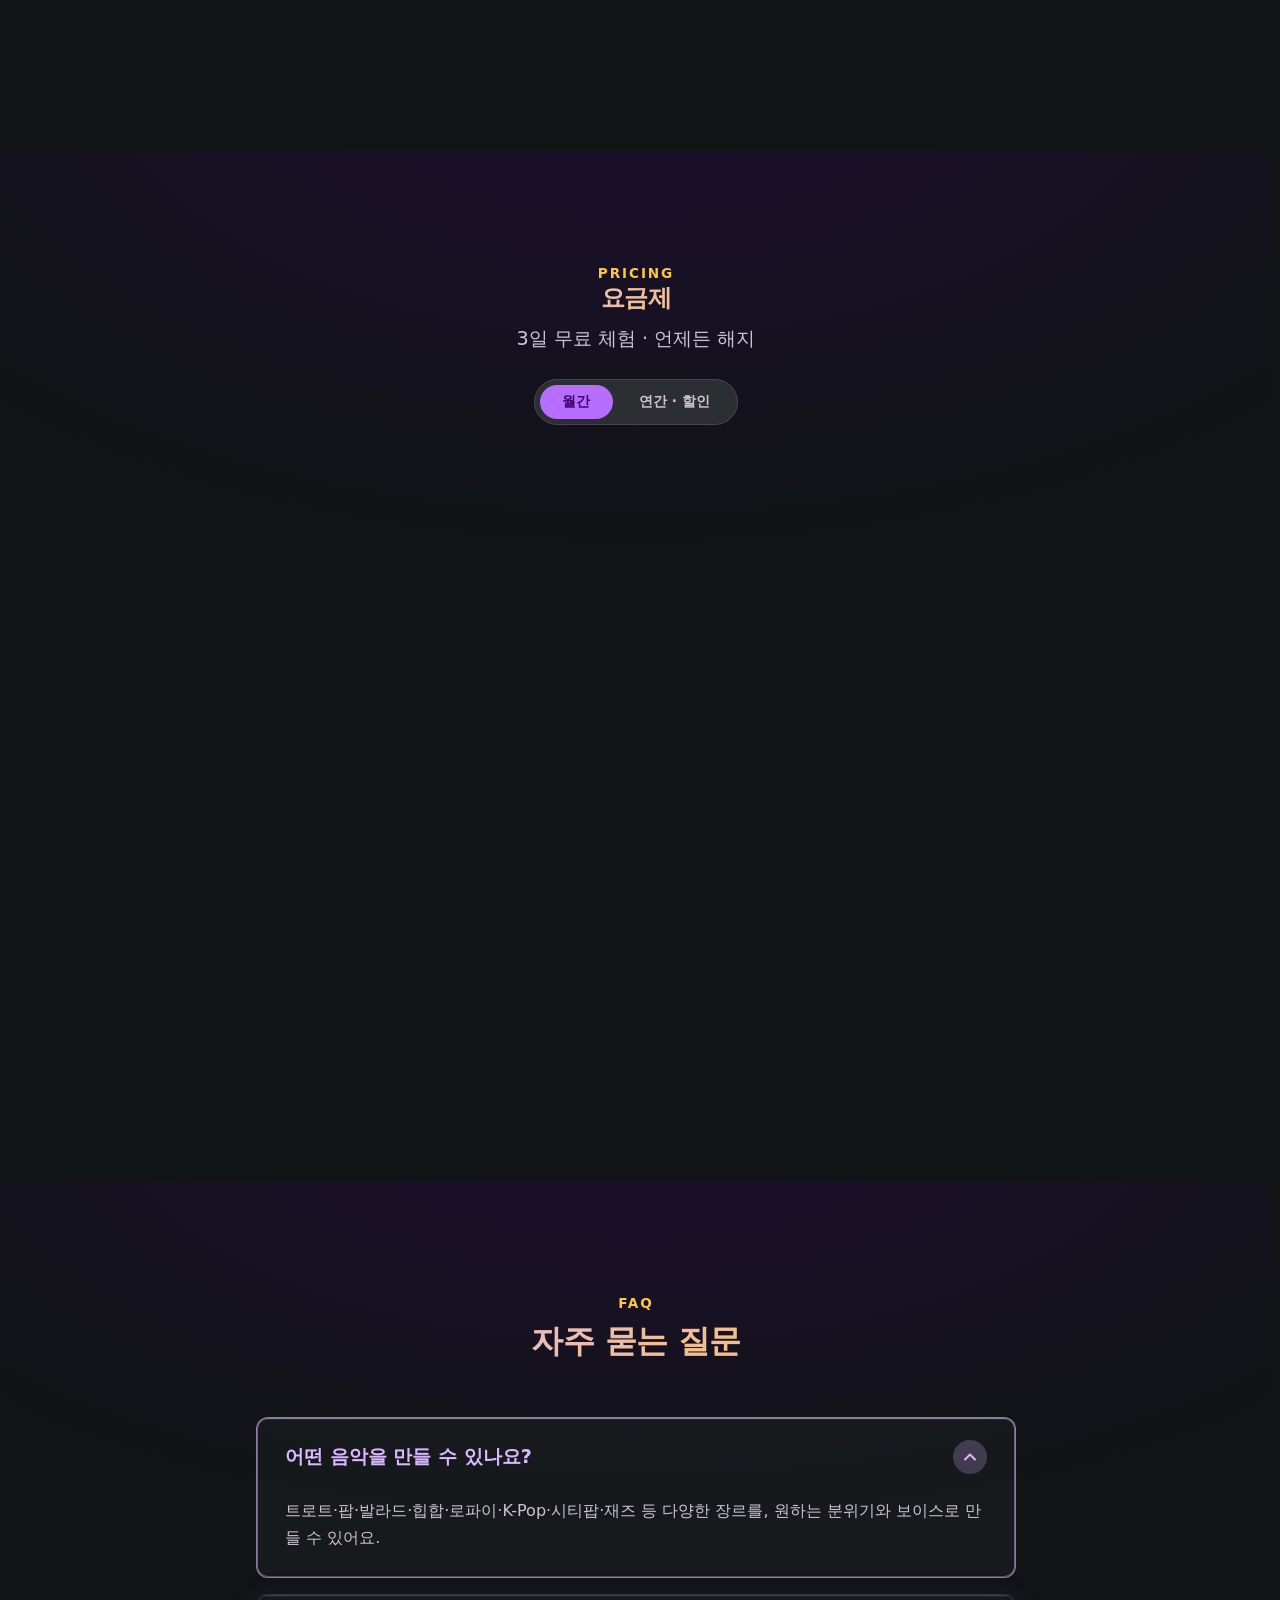
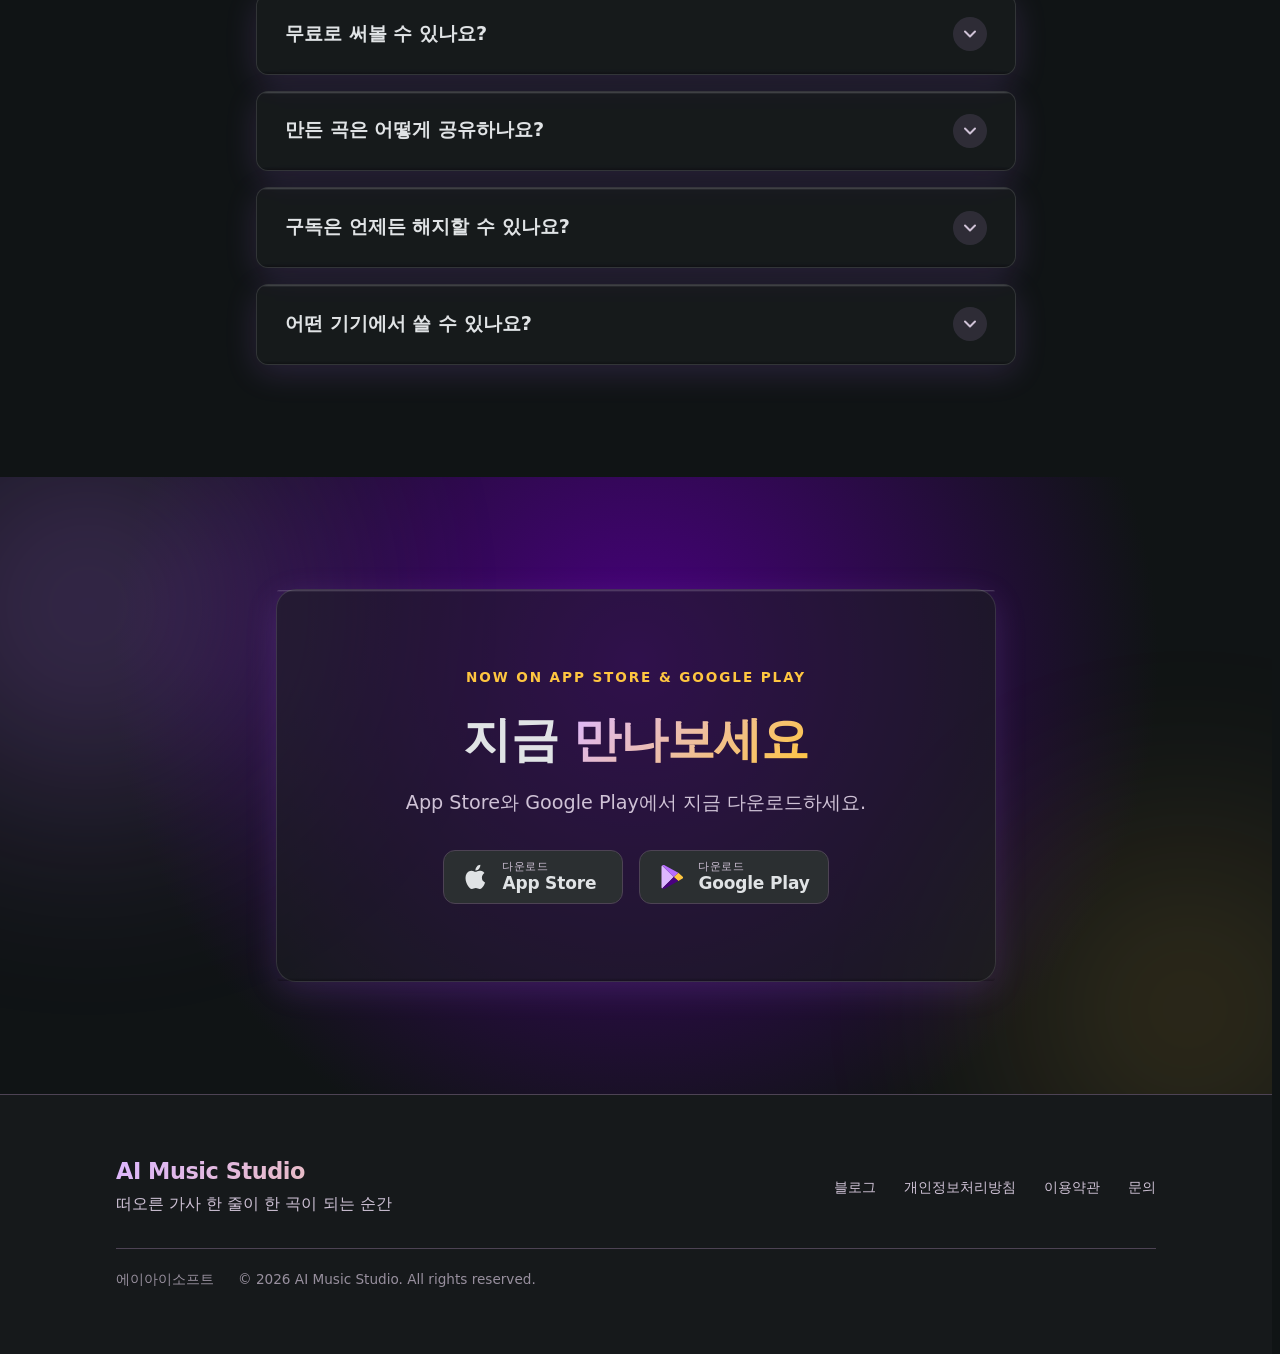
<file: blog/ai-music-how-to/index.html>
<!doctype html>
<html lang="ko" class="no-js">
  <head>
    <meta charset="UTF-8" />
    <meta name="viewport" content="width=device-width, initial-scale=1.0, viewport-fit=cover" />
    <link rel="icon" type="image/png" href="/assets/icon.png" />
    <link rel="apple-touch-icon" href="/assets/icon.png" />

    <!-- Search engine site ownership verification (Naver Search Advisor + Google
         Search Console). HTML-tag method: kept in <head> so the prerender build
         includes it on every deploy. Kept OUTSIDE the SEO marker so every
         prerendered page (home + blog) keeps ownership verification. -->
    <meta name="naver-site-verification" content="ee0117da94277e7f3831c37bac8ff75917d04c24" />
    <meta name="google-site-verification" content="qBhsXFS2MwvD1okqUboCvf1aF_LvO_u5-TasDCRJyNA" />

    <title>AI로 노래 만드는 법 — 가사 한 줄이면 끝나는 작곡</title>
    <meta name="description" content="악보도, 악기도 없이 AI로 노래를 만드는 방법을 처음부터 설명합니다. 원하는 곡을 글로 적고 보이스를 고르면 몇 초 만에 완성 — AI Music Studio로 나만의 곡을 만드는 3단계." />
    <meta name="keywords" content="AI 노래 만들기, AI 작곡 방법, 가사로 노래 만드는 앱, 텍스트 음악 생성, AI 음악 만들기, AI Music Studio" />
    <link rel="canonical" href="https://ai-music-studio.com/blog/ai-music-how-to/" />
    <meta name="robots" content="index, follow" />
    <meta property="og:type" content="article" />
    <meta property="og:url" content="https://ai-music-studio.com/blog/ai-music-how-to/" />
    <meta property="og:title" content="AI로 노래 만드는 법 — 가사 한 줄이면 끝나는 작곡" />
    <meta property="og:description" content="악보도, 악기도 없이 AI로 노래를 만드는 방법을 처음부터 설명합니다. 원하는 곡을 글로 적고 보이스를 고르면 몇 초 만에 완성 — AI Music Studio로 나만의 곡을 만드는 3단계." />
    <meta property="og:image" content="https://ai-music-studio.com/assets/og-banner.jpg?v=1" />
    <meta property="og:locale" content="ko_KR" />
    <meta property="article:published_time" content="2026-07-29" />
    <meta name="twitter:card" content="summary_large_image" />
    <meta name="twitter:title" content="AI로 노래 만드는 법 — 가사 한 줄이면 끝나는 작곡" />
    <meta name="twitter:description" content="악보도, 악기도 없이 AI로 노래를 만드는 방법을 처음부터 설명합니다. 원하는 곡을 글로 적고 보이스를 고르면 몇 초 만에 완성 — AI Music Studio로 나만의 곡을 만드는 3단계." />
    <meta name="twitter:image" content="https://ai-music-studio.com/assets/og-banner.jpg?v=1" />
    <script type="application/ld+json">
{
  "@context": "https://schema.org",
  "@graph": [
    {
      "@type": "BlogPosting",
      "headline": "AI로 노래 만드는 법 — 가사 한 줄이면 끝나는 작곡",
      "description": "악보도, 악기도 없이 AI로 노래를 만드는 방법을 처음부터 설명합니다. 원하는 곡을 글로 적고 보이스를 고르면 몇 초 만에 완성 — AI Music Studio로 나만의 곡을 만드는 3단계.",
      "inLanguage": "ko",
      "datePublished": "2026-07-29",
      "dateModified": "2026-07-29",
      "image": "https://ai-music-studio.com/assets/og-banner.jpg?v=1",
      "mainEntityOfPage": {
        "@type": "WebPage",
        "@id": "https://ai-music-studio.com/blog/ai-music-how-to/"
      },
      "author": {
        "@type": "Organization",
        "name": "에이아이소프트"
      },
      "publisher": {
        "@type": "Organization",
        "name": "AI Music Studio",
        "url": "https://ai-music-studio.com/"
      }
    },
    {
      "@type": "BreadcrumbList",
      "itemListElement": [
        {
          "@type": "ListItem",
          "position": 1,
          "name": "홈",
          "item": "https://ai-music-studio.com/"
        },
        {
          "@type": "ListItem",
          "position": 2,
          "name": "블로그",
          "item": "https://ai-music-studio.com/blog/"
        },
        {
          "@type": "ListItem",
          "position": 3,
          "name": "AI로 노래 만드는 법 — 가사 한 줄이면 끝나는 작곡",
          "item": "https://ai-music-studio.com/blog/ai-music-how-to/"
        }
      ]
    }
  ]
}
    </script>
    <script type="module" crossorigin src="/assets/index-CdpBO8yn.js"></script>
    <link rel="stylesheet" crossorigin href="/assets/index-CUqhUloY.css">
  </head>
  <body>
    <div id="root" data-prerendered="true"><div class="_ambient_1rxp5_1" aria-hidden="true"><div class="_wash_1rxp5_11"></div><div class="_rings_1rxp5_19"><span class="_ring_1rxp5_19" style="width:220px;height:220px;margin-left:-110px;margin-top:-110px;animation-delay:0s;animation-duration:6s"></span><span class="_ring_1rxp5_19" style="width:280px;height:280px;margin-left:-140px;margin-top:-140px;animation-delay:2s;animation-duration:6s"></span><span class="_ring_1rxp5_19" style="width:340px;height:340px;margin-left:-170px;margin-top:-170px;animation-delay:4s;animation-duration:6s"></span></div><div class="_particles_1rxp5_57"><span class="_particle_1rxp5_57 _particlePrimary_1rxp5_73" style="left:35.9%;top:47.4%;width:6.4px;height:6.4px;animation-delay:14.7s;animation-duration:11s;--drift:-15.9px"></span><span class="_particle_1rxp5_57 _particleSecondary_1rxp5_78" style="left:2.5%;top:72.6%;width:5.2px;height:5.2px;animation-delay:8.8s;animation-duration:15.1s;--drift:-15.4px"></span><span class="_particle_1rxp5_57 _particlePrimary_1rxp5_73" style="left:89.8%;top:63.8%;width:3.5px;height:3.5px;animation-delay:4s;animation-duration:12.6s;--drift:28px"></span><span class="_particle_1rxp5_57 _particleSecondary_1rxp5_78" style="left:19.2%;top:86.4%;width:7.8px;height:7.8px;animation-delay:12.1s;animation-duration:18.1s;--drift:31.9px"></span><span class="_particle_1rxp5_57 _particlePrimary_1rxp5_73" style="left:89%;top:77.1%;width:4.3px;height:4.3px;animation-delay:5.1s;animation-duration:19.8s;--drift:12.3px"></span><span class="_particle_1rxp5_57 _particleSecondary_1rxp5_78" style="left:85%;top:92.4%;width:5.5px;height:5.5px;animation-delay:2.4s;animation-duration:17.4s;--drift:-36.1px"></span><span class="_particle_1rxp5_57 _particlePrimary_1rxp5_73" style="left:35.4%;top:97.5%;width:7.9px;height:7.9px;animation-delay:13.1s;animation-duration:10.7s;--drift:-8.9px"></span><span class="_particle_1rxp5_57 _particleSecondary_1rxp5_78" style="left:26.6%;top:84.2%;width:3.2px;height:3.2px;animation-delay:15.2s;animation-duration:13.6s;--drift:-27.7px"></span><span class="_particle_1rxp5_57 _particlePrimary_1rxp5_73" style="left:60.6%;top:87.2%;width:6.1px;height:6.1px;animation-delay:2.9s;animation-duration:18.2s;--drift:0.9px"></span><span class="_particle_1rxp5_57 _particleSecondary_1rxp5_78" style="left:16.6%;top:73.4%;width:8px;height:8px;animation-delay:3.9s;animation-duration:11.4s;--drift:38.4px"></span><span class="_particle_1rxp5_57 _particlePrimary_1rxp5_73" style="left:84%;top:108.2%;width:4px;height:4px;animation-delay:7.3s;animation-duration:11.3s;--drift:7px"></span><span class="_particle_1rxp5_57 _particleSecondary_1rxp5_78" style="left:92.5%;top:51.1%;width:4.1px;height:4.1px;animation-delay:3.3s;animation-duration:19.2s;--drift:-0.7px"></span><span class="_particle_1rxp5_57 _particlePrimary_1rxp5_73" style="left:83.3%;top:45.2%;width:3.8px;height:3.8px;animation-delay:3.5s;animation-duration:14.1s;--drift:-31.2px"></span><span class="_particle_1rxp5_57 _particleSecondary_1rxp5_78" style="left:33.7%;top:68.1%;width:5.4px;height:5.4px;animation-delay:5.6s;animation-duration:16.1s;--drift:-39.8px"></span><span class="_particle_1rxp5_57 _particlePrimary_1rxp5_73" style="left:9.7%;top:85.4%;width:6.9px;height:6.9px;animation-delay:14.1s;animation-duration:14.8s;--drift:-19.9px"></span><span class="_particle_1rxp5_57 _particleSecondary_1rxp5_78" style="left:36.8%;top:87.1%;width:6px;height:6px;animation-delay:14.6s;animation-duration:17.1s;--drift:23.3px"></span><span class="_particle_1rxp5_57 _particlePrimary_1rxp5_73" style="left:22.5%;top:67.9%;width:4.2px;height:4.2px;animation-delay:13.2s;animation-duration:17.9s;--drift:-13.1px"></span><span class="_particle_1rxp5_57 _particleSecondary_1rxp5_78" style="left:28.5%;top:91.2%;width:5.7px;height:5.7px;animation-delay:13.3s;animation-duration:15s;--drift:-1.7px"></span><span class="_particle_1rxp5_57 _particlePrimary_1rxp5_73" style="left:10.1%;top:80.6%;width:3.3px;height:3.3px;animation-delay:6s;animation-duration:10.2s;--drift:-37.2px"></span><span class="_particle_1rxp5_57 _particleSecondary_1rxp5_78" style="left:48%;top:104.1%;width:5.6px;height:5.6px;animation-delay:14.6s;animation-duration:11.8s;--drift:5.3px"></span><span class="_particle_1rxp5_57 _particlePrimary_1rxp5_73" style="left:69.6%;top:59.3%;width:6px;height:6px;animation-delay:2s;animation-duration:16.3s;--drift:-16.3px"></span><span class="_particle_1rxp5_57 _particleSecondary_1rxp5_78" style="left:10.9%;top:69.3%;width:5.2px;height:5.2px;animation-delay:11.4s;animation-duration:10.7s;--drift:-8.8px"></span><span class="_particle_1rxp5_57 _particlePrimary_1rxp5_73" style="left:77.3%;top:40.3%;width:6.1px;height:6.1px;animation-delay:15s;animation-duration:11.2s;--drift:22.6px"></span><span class="_particle_1rxp5_57 _particleSecondary_1rxp5_78" style="left:22.4%;top:95%;width:7.1px;height:7.1px;animation-delay:2.3s;animation-duration:19.9s;--drift:-16.5px"></span></div></div><header class="_header_zs460_1"><nav class="_nav_zs460_11" aria-label="주요 메뉴"><a class="_brand_zs460_24" href="#main" aria-label="AI Music Studio 홈"><img class="_logo_zs460_32" src="/assets/icon.png" alt="" aria-hidden="true" width="28" height="28"/><span class="gradient-text _wordmark_zs460_40">AI Music Studio</span></a><div class="_links_zs460_49"><a class="_link_zs460_49" href="/#features">기능</a><a class="_link_zs460_49" href="/#genres">장르</a><a class="_link_zs460_49" href="/#pricing">요금</a><a class="_link_zs460_49" href="/blog/">블로그</a></div></nav></header><main id="main" class="_postMain_1o0wu_7"><article class="container _article_1o0wu_96"><nav class="_crumbs_1o0wu_100" aria-label="위치"><a href="/">홈</a><span aria-hidden="true">›</span><a href="/blog/">블로그</a></nav><header class="_postHeader_1o0wu_119"><h1 class="_postTitle_1o0wu_125">AI로 노래 만드는 법 — 가사 한 줄이면 끝나는 작곡</h1><p class="_postMeta_1o0wu_134"><time dateTime="2026-07-29">2026년 7월 29일</time><span aria-hidden="true"> · </span><span>6<!-- -->분 읽기</span></p></header><div class="_body_1o0wu_142"><p class="_p_1o0wu_7">“악기를 다룰 줄 몰라도, 악보를 못 읽어도 내 노래를 만들 수 있을까?” AI 작곡 도구가 등장하면서 이 질문의 답은 “그렇다”가 됐습니다. 이 글에서는 AI로 노래를 만드는 원리와 실제 방법을, 처음 해보는 분도 따라 할 수 있도록 단계별로 설명합니다.</p><h2 id="what" class="_h2_1o0wu_153">AI로 노래를 만든다는 건 무슨 뜻일까</h2><p class="_p_1o0wu_7">기존의 작곡은 멜로디를 떠올리고, 코드를 붙이고, 편곡하고, 노래를 녹음하는 여러 단계를 거쳐야 했습니다. AI 음악 생성은 이 과정을 하나로 압축합니다. 만들고 싶은 곡을 문장으로 설명하면, AI가 그 설명을 이해해 멜로디·반주·보컬이 어우러진 한 곡을 만들어 냅니다.</p><p class="_p_1o0wu_7">핵심은 “원하는 곡을 말로 설명한다”는 점입니다. 예를 들어 “비 오는 밤 카페에서 듣는 잔잔한 발라드”처럼 분위기와 상황을 적으면, AI가 그에 어울리는 음악을 작곡합니다. 전문 지식이 필요 없는 이유가 여기에 있습니다.</p><h2 id="steps" class="_h2_1o0wu_153">노래를 만드는 3단계</h2><p class="_p_1o0wu_7">AI Music Studio 기준으로 실제 곡 하나를 만드는 과정은 크게 세 단계입니다.</p><h3 class="_h3_1o0wu_163">1단계 — 원하는 곡을 한 줄로 적기</h3><p class="_p_1o0wu_7">가장 먼저 만들고 싶은 곡을 자유롭게 적습니다. 장르, 분위기, 상황, 하고 싶은 이야기를 한 문장으로 담으면 됩니다. “첫사랑에게 전하는 설레는 팝”, “운동할 때 듣는 신나는 힙합”처럼 구체적일수록 원하는 결과에 가까워집니다.</p><blockquote class="glass-card _quote_1o0wu_207">팁: 분위기(신나는·잔잔한·웅장한)와 장르(트로트·팝·힙합·발라드 등)를 함께 적으면 AI가 방향을 더 정확히 잡습니다. AI Music Studio에는 분위기·장르를 눌러 조합하는 빌더가 있어 문장을 직접 쓰지 않아도 됩니다.</blockquote><h3 class="_h3_1o0wu_163">2단계 — 보이스를 고르고 AI가 작곡</h3><p class="_p_1o0wu_7">곡에 어울리는 목소리를 고릅니다. AI Music Studio는 여성·남성·그룹은 물론, K-Pop 아이돌 느낌부터 트로트·허스키·랩까지 14가지 보이스를 제공합니다. 보이스와 트랙 길이를 정하면, 몇 초 만에 완성된 곡이 만들어집니다.</p><h3 class="_h3_1o0wu_163">3단계 — 듣고, 보관하고, 공유하기</h3><p class="_p_1o0wu_7">완성된 곡은 바로 재생해 들어볼 수 있습니다. 마음에 들면 내 보관함에 저장하고, 공유 링크를 만들어 친구에게 보낼 수 있습니다. 재생은 앱을 통해 이뤄지므로 내 창작물이 안전하게 관리됩니다.</p><h2 id="genres" class="_h2_1o0wu_153">어떤 장르까지 만들 수 있나</h2><p class="_p_1o0wu_7">한 가지 스타일에 국한되지 않습니다. 아래 장르를 원하는 분위기·보이스와 자유롭게 조합할 수 있습니다.</p><ul class="_ul_1o0wu_172"><li>트로트 — 흥과 애수의 정서</li><li>K-Pop — 트렌디한 훅과 비트</li><li>발라드 — 잔잔하고 애틋하게</li><li>시티팝 — 레트로한 도시 감성</li><li>힙합 — 리듬 위의 라임</li><li>로파이 — 나른한 집중의 배경</li><li>재즈 — 즉흥과 스윙의 멋</li><li>팝 — 누구나 흥얼대는 멜로디</li></ul><h2 id="pricing" class="_h2_1o0wu_153">비용은 얼마나 들까</h2><p class="_p_1o0wu_7">가입하면 매일 1곡을 무료로 만들어볼 수 있습니다. 더 많이 만들고 싶다면 구독 요금제를 이용하며, 구독 시 3일 무료 체험 동안 모든 혜택(14가지 보이스, 최대 3분 트랙, MP3 다운로드, 공유 링크, 백그라운드 재생)을 사용할 수 있습니다. 요금제는 매달 만들 수 있는 곡 수(크레딧)에 따라 Lite·Pro·Studio로 나뉩니다.</p><p class="_p_1o0wu_7">만드는 만큼만 30초 단위 크레딧으로 계산되기 때문에, 트랙 길이와 비용이 투명합니다.</p><h2 id="start" class="_h2_1o0wu_153">지금 시작하기</h2><p class="_p_1o0wu_7">노래 한 곡을 만드는 데 필요한 건 “어떤 곡을 원하는가”라는 아이디어 하나뿐입니다. 떠오른 가사 한 줄이 실제 곡이 되는 경험을, 지금 직접 해보세요.</p><a class="_cta_1o0wu_218" href="https://apps.apple.com/app/id6789540285">지금 무료로 시작하기</a></div><section class="_related_1o0wu_246" aria-labelledby="related-heading"><h2 id="related-heading" class="_relatedHeading_1o0wu_252">관련 글</h2><ul class="_relatedList_1o0wu_260"><li><a class="_relatedLink_1o0wu_269" href="/blog/ai-trot-making/"><span class="_relatedEmoji_1o0wu_294" aria-hidden="true">🎤</span><span class="_relatedText_1o0wu_299"><span class="_relatedTitle_1o0wu_306">트로트도 AI로 — 나만의 트로트 만드는 법 (AI 트로트 만들기)</span><span class="_relatedDesc_1o0wu_314">AI 트로트 만들기, 이제 글 한 줄이면 됩니다. 트로트에 어울리는 보이스와 가사, 분위기 고르는 법부터 AI Music Studio로 나만의 트로트 노래 만드는 실전 방법까지 정리했습니다.</span></span></a></li><li><a class="_relatedLink_1o0wu_269" href="/blog/text-to-music-guide/"><span class="_relatedEmoji_1o0wu_294" aria-hidden="true">🧠</span><span class="_relatedText_1o0wu_299"><span class="_relatedTitle_1o0wu_306">텍스트 음악 생성 원리 — 글이 노래가 되기까지 (쉽게 이해하는 AI 작곡)</span><span class="_relatedDesc_1o0wu_314">텍스트 음악 생성은 어떻게 작동할까요? 글로 음악 만들기 원리를 셰프·요리 주문서 비유로 아주 쉽게 설명합니다. text to music 원리부터 좋은 프롬프트 작성 팁까지, 비전문가도 이해하는 AI 음악 생성 가이드.</span></span></a></li><li><a class="_relatedLink_1o0wu_269" href="/blog/ai-kpop-making/"><span class="_relatedEmoji_1o0wu_294" aria-hidden="true">💜</span><span class="_relatedText_1o0wu_299"><span class="_relatedTitle_1o0wu_306">K-Pop 노래를 AI로 직접 만들기: 훅·비트·그룹 보컬까지 살리는 법</span><span class="_relatedDesc_1o0wu_314">ai kpop 만들기부터 케이팝 노래 만들기까지. 중독적인 훅, 강한 비트, 그룹 하모니를 AI 작곡 앱으로 살리는 프롬프트·보이스·분위기 설정 팁을 정리했습니다.</span></span></a></li></ul></section><aside class="glass-card _endCard_1o0wu_325"><p class="_endLede_1o0wu_336"><strong class="gradient-text">AI Music Studio</strong> — 글 한 줄로 만드는 나만의 음악.</p><a class="_cta_1o0wu_218" href="/">서비스 자세히 보기</a></aside></article></main><footer class="_footer_13eha_1" aria-labelledby="footer-brand"><div class="container _inner_13eha_7"><div class="_brandBlock_13eha_13"><span id="footer-brand" class="gradient-text _wordmark_13eha_19">AI Music Studio</span><p class="_tagline_13eha_27">떠오른 가사 한 줄이 한 곡이 되는 순간</p></div><nav class="_links_13eha_34" aria-label="사이트 정책 및 문의"><a class="_link_13eha_34" href="/blog/">블로그</a><a class="_link_13eha_34" href="https://longpapa82-cyber.github.io/aimusicstudio-legal/privacy.html?src=web">개인정보처리방침</a><a class="_link_13eha_34" href="https://longpapa82-cyber.github.io/aimusicstudio-legal/terms.html?src=web">이용약관</a><a class="_link_13eha_34" href="mailto:aimusicstudio.help@gmail.com">문의</a></nav><div class="_legal_13eha_59"><span class="_company_13eha_67">에이아이소프트</span><span class="_copyright_13eha_68">© 2026 AI Music Studio. All rights reserved.</span></div></div></footer></div>
    <noscript>
      <div style="padding: 2rem; color: #e0e3e5; background: #101415; font-family: sans-serif;">
        <h1>AI Music Studio — 떠오른 가사 한 줄이 한 곡이 되는 순간</h1>
        <p>원하는 곡의 내용을 적고 보이스를 고르면, AI가 그 이야기를 노래로 만들어 줍니다. iOS·Android에서 지금 다운로드하세요.</p>
      </div>
    </noscript>
  </body>
</html>
</file>
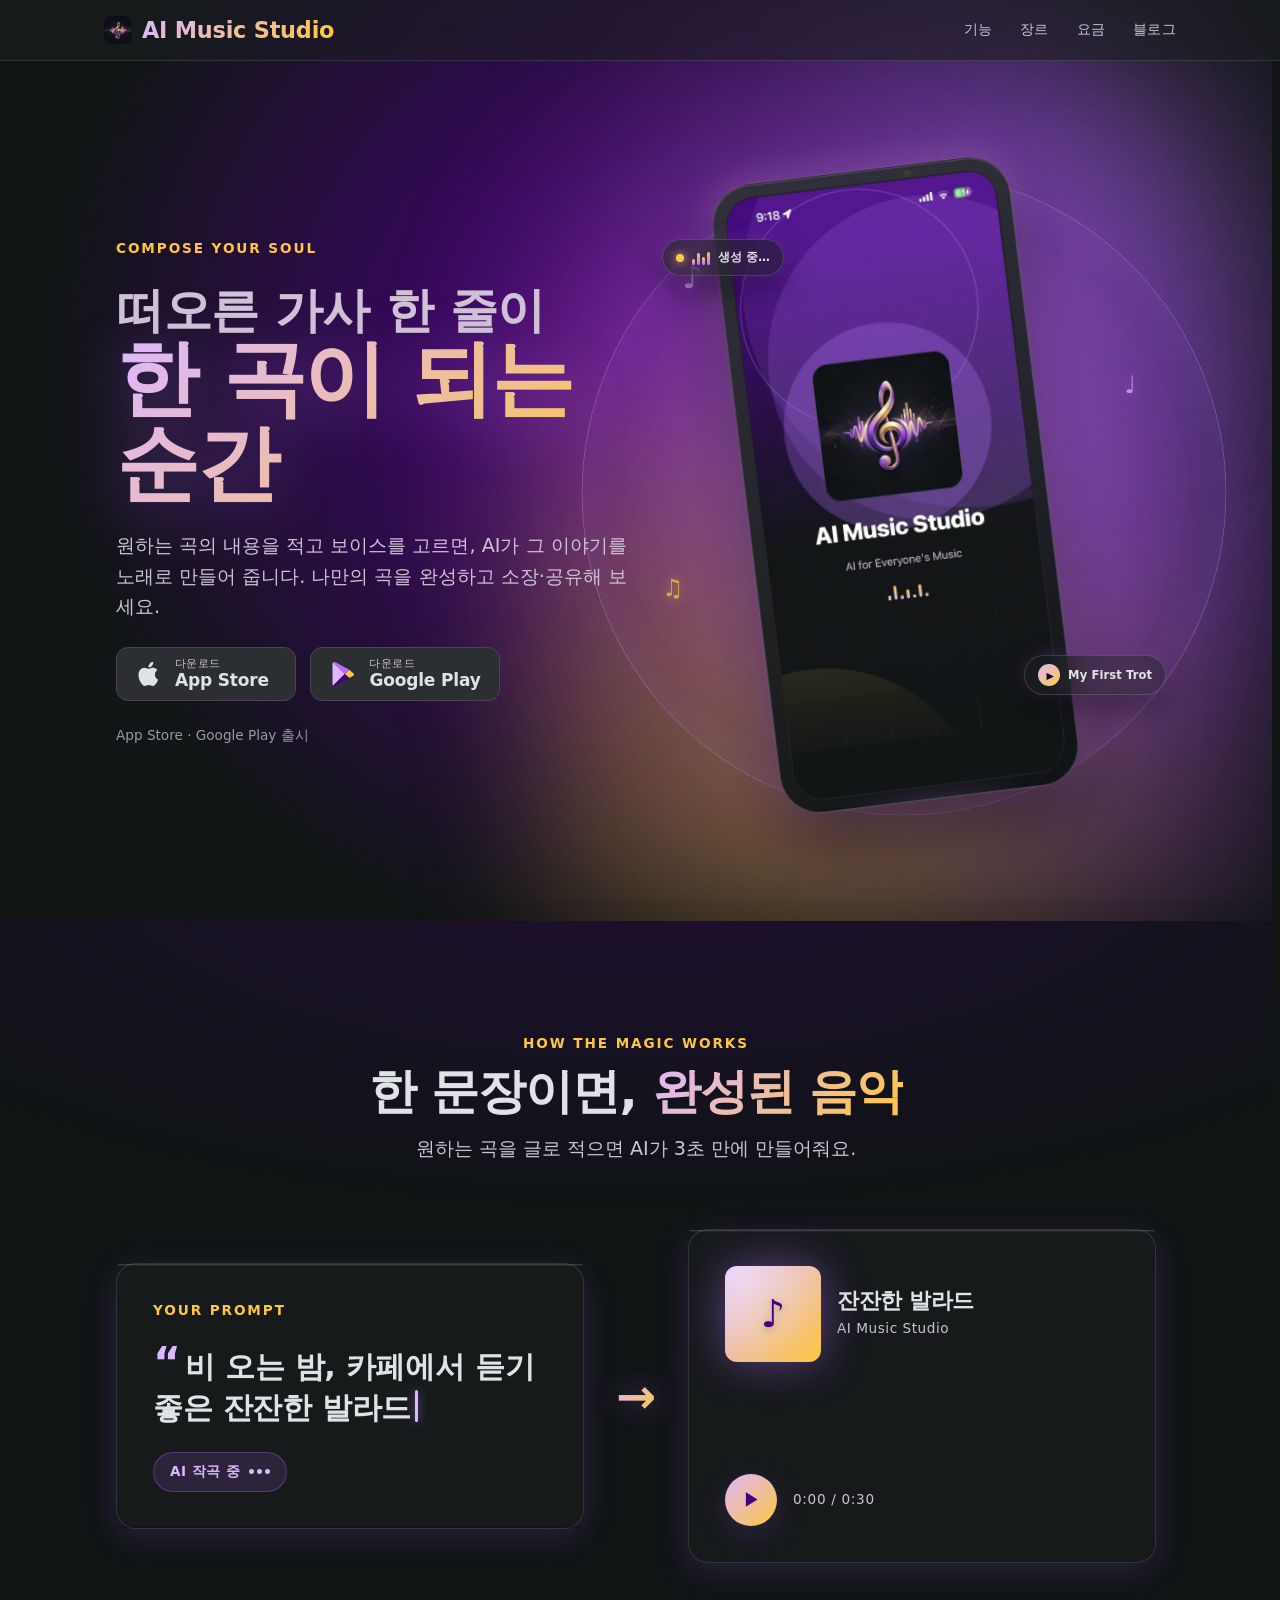
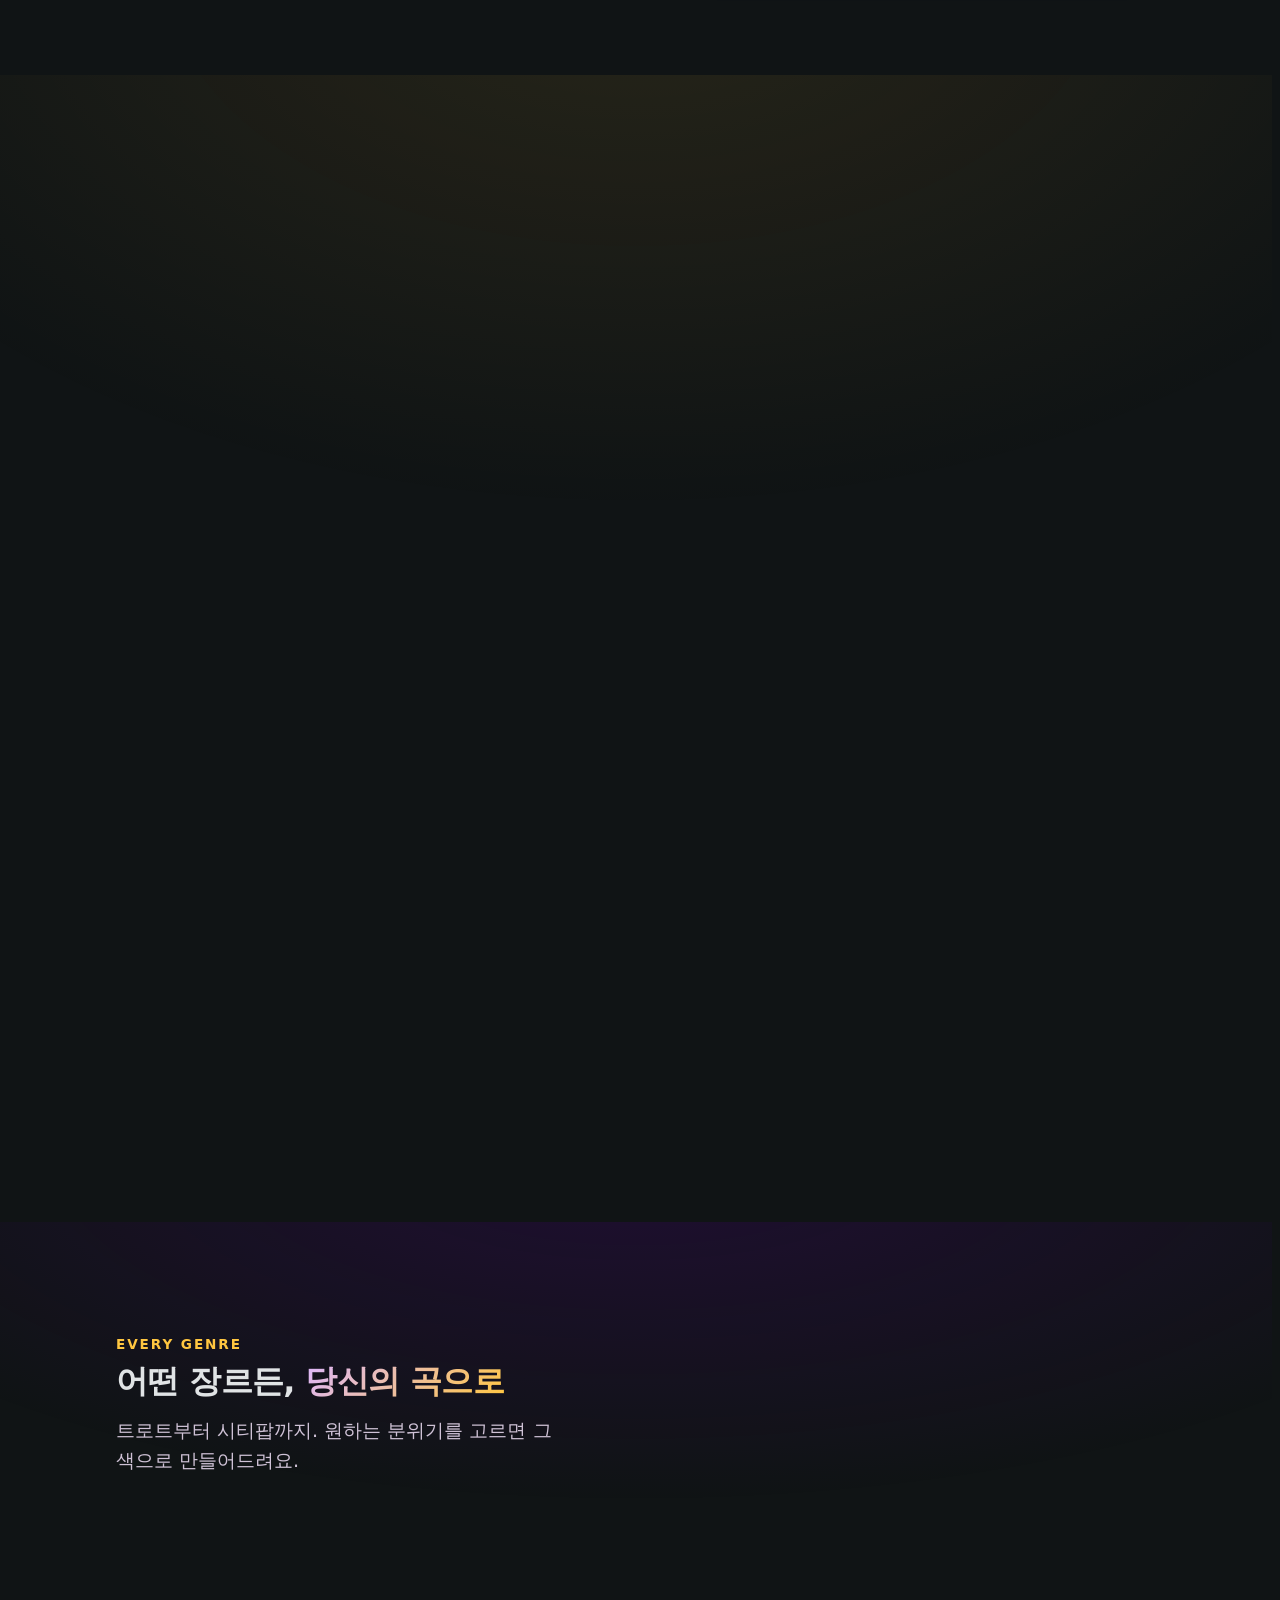
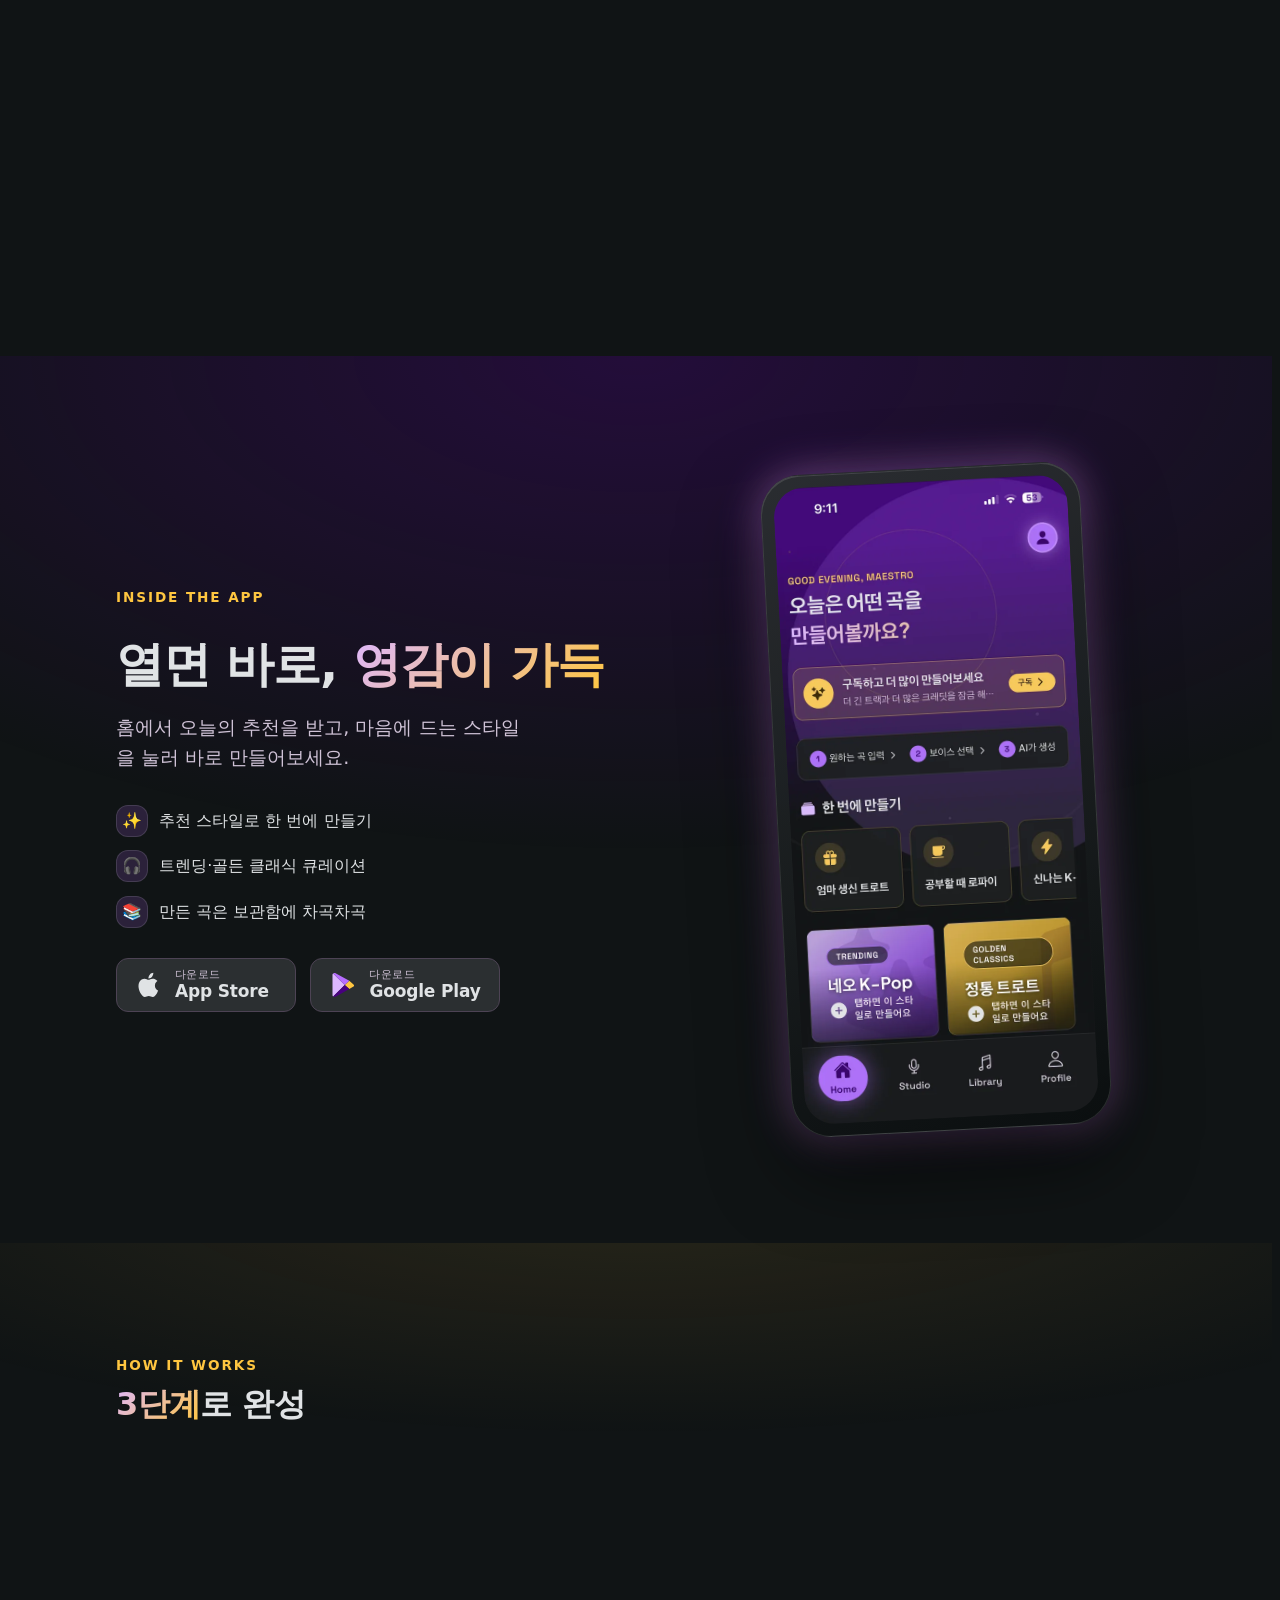
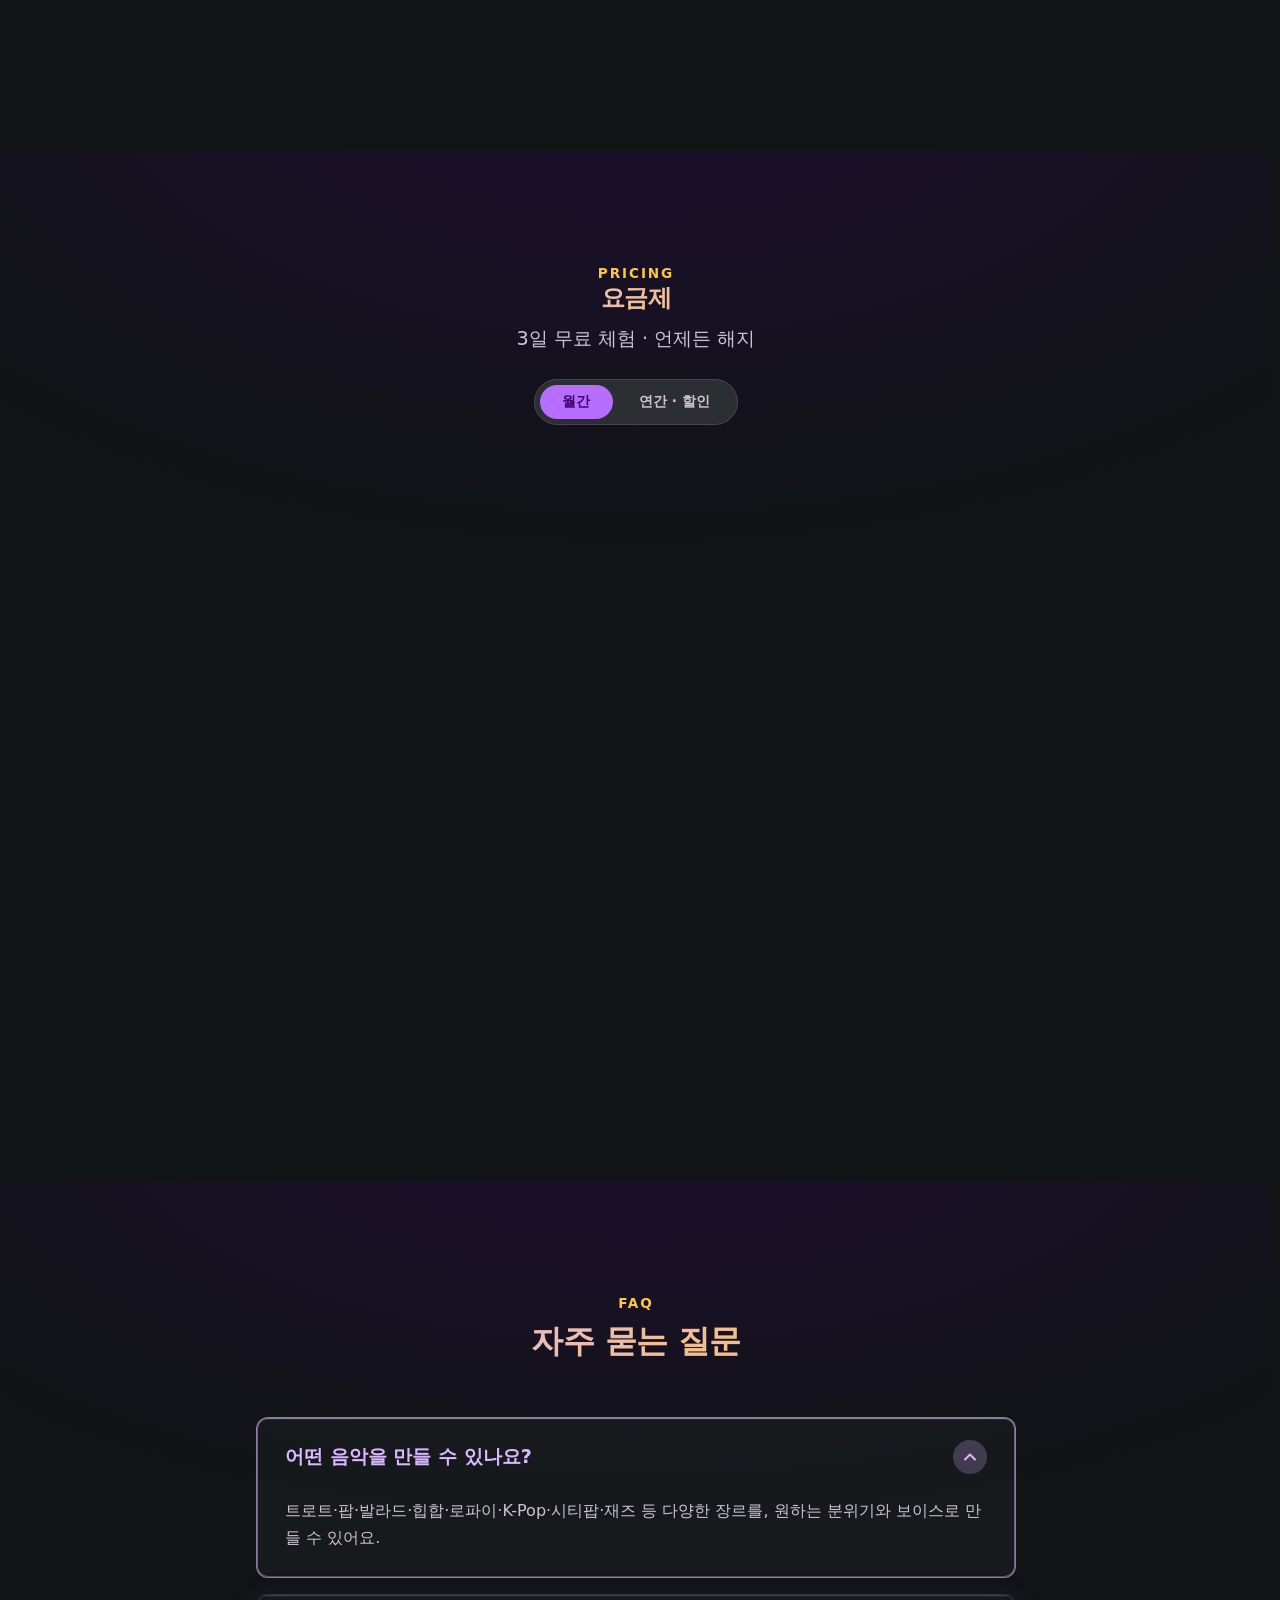
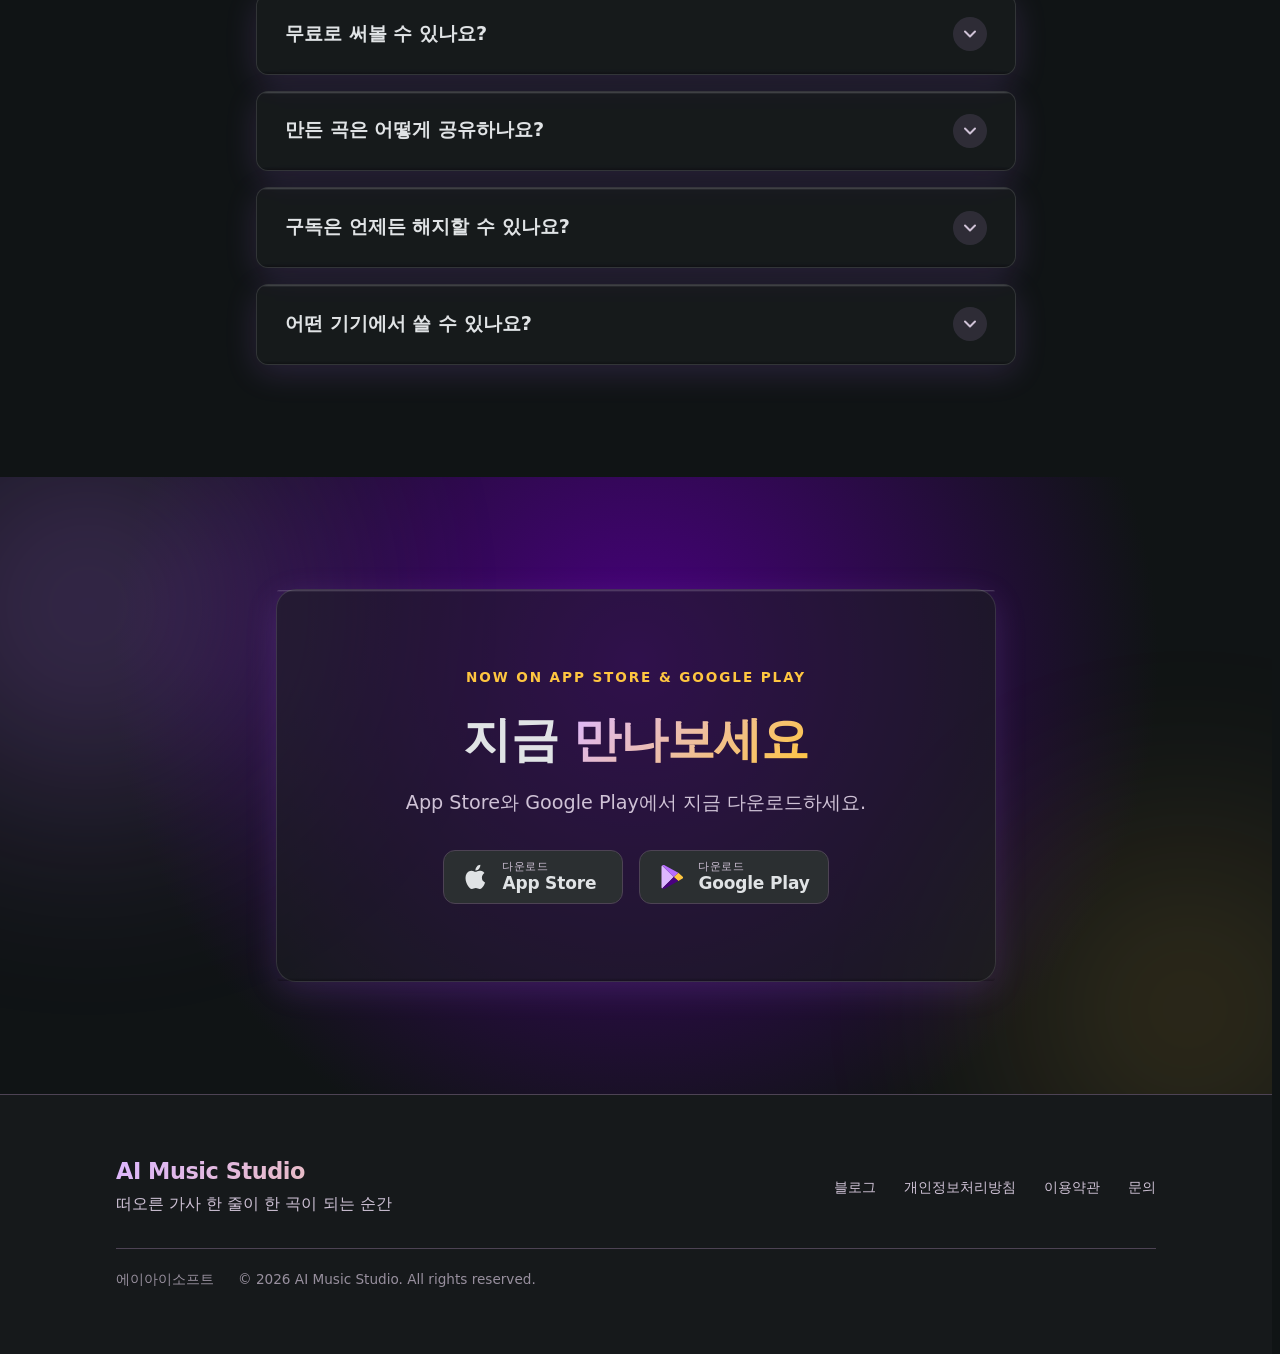
<file: blog/ai-trot-making/index.html>
<!doctype html>
<html lang="ko" class="no-js">
  <head>
    <meta charset="UTF-8" />
    <meta name="viewport" content="width=device-width, initial-scale=1.0, viewport-fit=cover" />
    <link rel="icon" type="image/png" href="/assets/icon.png" />
    <link rel="apple-touch-icon" href="/assets/icon.png" />

    <!-- Search engine site ownership verification (Naver Search Advisor + Google
         Search Console). HTML-tag method: kept in <head> so the prerender build
         includes it on every deploy. Kept OUTSIDE the SEO marker so every
         prerendered page (home + blog) keeps ownership verification. -->
    <meta name="naver-site-verification" content="ee0117da94277e7f3831c37bac8ff75917d04c24" />
    <meta name="google-site-verification" content="qBhsXFS2MwvD1okqUboCvf1aF_LvO_u5-TasDCRJyNA" />

    <title>트로트도 AI로 — 나만의 트로트 만드는 법 (AI 트로트 만들기)</title>
    <meta name="description" content="AI 트로트 만들기, 이제 글 한 줄이면 됩니다. 트로트에 어울리는 보이스와 가사, 분위기 고르는 법부터 AI Music Studio로 나만의 트로트 노래 만드는 실전 방법까지 정리했습니다." />
    <meta name="keywords" content="ai 트로트 만들기, 트로트 작곡 앱, 트로트 노래 만들기, ai 트로트, 트로트 가사 만들기, ai 작곡 앱" />
    <link rel="canonical" href="https://ai-music-studio.com/blog/ai-trot-making/" />
    <meta name="robots" content="index, follow" />
    <meta property="og:type" content="article" />
    <meta property="og:url" content="https://ai-music-studio.com/blog/ai-trot-making/" />
    <meta property="og:title" content="트로트도 AI로 — 나만의 트로트 만드는 법 (AI 트로트 만들기)" />
    <meta property="og:description" content="AI 트로트 만들기, 이제 글 한 줄이면 됩니다. 트로트에 어울리는 보이스와 가사, 분위기 고르는 법부터 AI Music Studio로 나만의 트로트 노래 만드는 실전 방법까지 정리했습니다." />
    <meta property="og:image" content="https://ai-music-studio.com/assets/og-banner.jpg?v=1" />
    <meta property="og:locale" content="ko_KR" />
    <meta property="article:published_time" content="2026-07-29" />
    <meta name="twitter:card" content="summary_large_image" />
    <meta name="twitter:title" content="트로트도 AI로 — 나만의 트로트 만드는 법 (AI 트로트 만들기)" />
    <meta name="twitter:description" content="AI 트로트 만들기, 이제 글 한 줄이면 됩니다. 트로트에 어울리는 보이스와 가사, 분위기 고르는 법부터 AI Music Studio로 나만의 트로트 노래 만드는 실전 방법까지 정리했습니다." />
    <meta name="twitter:image" content="https://ai-music-studio.com/assets/og-banner.jpg?v=1" />
    <script type="application/ld+json">
{
  "@context": "https://schema.org",
  "@graph": [
    {
      "@type": "BlogPosting",
      "headline": "트로트도 AI로 — 나만의 트로트 만드는 법 (AI 트로트 만들기)",
      "description": "AI 트로트 만들기, 이제 글 한 줄이면 됩니다. 트로트에 어울리는 보이스와 가사, 분위기 고르는 법부터 AI Music Studio로 나만의 트로트 노래 만드는 실전 방법까지 정리했습니다.",
      "inLanguage": "ko",
      "datePublished": "2026-07-29",
      "dateModified": "2026-07-29",
      "image": "https://ai-music-studio.com/assets/og-banner.jpg?v=1",
      "mainEntityOfPage": {
        "@type": "WebPage",
        "@id": "https://ai-music-studio.com/blog/ai-trot-making/"
      },
      "author": {
        "@type": "Organization",
        "name": "에이아이소프트"
      },
      "publisher": {
        "@type": "Organization",
        "name": "AI Music Studio",
        "url": "https://ai-music-studio.com/"
      }
    },
    {
      "@type": "BreadcrumbList",
      "itemListElement": [
        {
          "@type": "ListItem",
          "position": 1,
          "name": "홈",
          "item": "https://ai-music-studio.com/"
        },
        {
          "@type": "ListItem",
          "position": 2,
          "name": "블로그",
          "item": "https://ai-music-studio.com/blog/"
        },
        {
          "@type": "ListItem",
          "position": 3,
          "name": "트로트도 AI로 — 나만의 트로트 만드는 법 (AI 트로트 만들기)",
          "item": "https://ai-music-studio.com/blog/ai-trot-making/"
        }
      ]
    }
  ]
}
    </script>
    <script type="module" crossorigin src="/assets/index-CdpBO8yn.js"></script>
    <link rel="stylesheet" crossorigin href="/assets/index-CUqhUloY.css">
  </head>
  <body>
    <div id="root" data-prerendered="true"><div class="_ambient_1rxp5_1" aria-hidden="true"><div class="_wash_1rxp5_11"></div><div class="_rings_1rxp5_19"><span class="_ring_1rxp5_19" style="width:220px;height:220px;margin-left:-110px;margin-top:-110px;animation-delay:0s;animation-duration:6s"></span><span class="_ring_1rxp5_19" style="width:280px;height:280px;margin-left:-140px;margin-top:-140px;animation-delay:2s;animation-duration:6s"></span><span class="_ring_1rxp5_19" style="width:340px;height:340px;margin-left:-170px;margin-top:-170px;animation-delay:4s;animation-duration:6s"></span></div><div class="_particles_1rxp5_57"><span class="_particle_1rxp5_57 _particlePrimary_1rxp5_73" style="left:35.9%;top:47.4%;width:6.4px;height:6.4px;animation-delay:14.7s;animation-duration:11s;--drift:-15.9px"></span><span class="_particle_1rxp5_57 _particleSecondary_1rxp5_78" style="left:2.5%;top:72.6%;width:5.2px;height:5.2px;animation-delay:8.8s;animation-duration:15.1s;--drift:-15.4px"></span><span class="_particle_1rxp5_57 _particlePrimary_1rxp5_73" style="left:89.8%;top:63.8%;width:3.5px;height:3.5px;animation-delay:4s;animation-duration:12.6s;--drift:28px"></span><span class="_particle_1rxp5_57 _particleSecondary_1rxp5_78" style="left:19.2%;top:86.4%;width:7.8px;height:7.8px;animation-delay:12.1s;animation-duration:18.1s;--drift:31.9px"></span><span class="_particle_1rxp5_57 _particlePrimary_1rxp5_73" style="left:89%;top:77.1%;width:4.3px;height:4.3px;animation-delay:5.1s;animation-duration:19.8s;--drift:12.3px"></span><span class="_particle_1rxp5_57 _particleSecondary_1rxp5_78" style="left:85%;top:92.4%;width:5.5px;height:5.5px;animation-delay:2.4s;animation-duration:17.4s;--drift:-36.1px"></span><span class="_particle_1rxp5_57 _particlePrimary_1rxp5_73" style="left:35.4%;top:97.5%;width:7.9px;height:7.9px;animation-delay:13.1s;animation-duration:10.7s;--drift:-8.9px"></span><span class="_particle_1rxp5_57 _particleSecondary_1rxp5_78" style="left:26.6%;top:84.2%;width:3.2px;height:3.2px;animation-delay:15.2s;animation-duration:13.6s;--drift:-27.7px"></span><span class="_particle_1rxp5_57 _particlePrimary_1rxp5_73" style="left:60.6%;top:87.2%;width:6.1px;height:6.1px;animation-delay:2.9s;animation-duration:18.2s;--drift:0.9px"></span><span class="_particle_1rxp5_57 _particleSecondary_1rxp5_78" style="left:16.6%;top:73.4%;width:8px;height:8px;animation-delay:3.9s;animation-duration:11.4s;--drift:38.4px"></span><span class="_particle_1rxp5_57 _particlePrimary_1rxp5_73" style="left:84%;top:108.2%;width:4px;height:4px;animation-delay:7.3s;animation-duration:11.3s;--drift:7px"></span><span class="_particle_1rxp5_57 _particleSecondary_1rxp5_78" style="left:92.5%;top:51.1%;width:4.1px;height:4.1px;animation-delay:3.3s;animation-duration:19.2s;--drift:-0.7px"></span><span class="_particle_1rxp5_57 _particlePrimary_1rxp5_73" style="left:83.3%;top:45.2%;width:3.8px;height:3.8px;animation-delay:3.5s;animation-duration:14.1s;--drift:-31.2px"></span><span class="_particle_1rxp5_57 _particleSecondary_1rxp5_78" style="left:33.7%;top:68.1%;width:5.4px;height:5.4px;animation-delay:5.6s;animation-duration:16.1s;--drift:-39.8px"></span><span class="_particle_1rxp5_57 _particlePrimary_1rxp5_73" style="left:9.7%;top:85.4%;width:6.9px;height:6.9px;animation-delay:14.1s;animation-duration:14.8s;--drift:-19.9px"></span><span class="_particle_1rxp5_57 _particleSecondary_1rxp5_78" style="left:36.8%;top:87.1%;width:6px;height:6px;animation-delay:14.6s;animation-duration:17.1s;--drift:23.3px"></span><span class="_particle_1rxp5_57 _particlePrimary_1rxp5_73" style="left:22.5%;top:67.9%;width:4.2px;height:4.2px;animation-delay:13.2s;animation-duration:17.9s;--drift:-13.1px"></span><span class="_particle_1rxp5_57 _particleSecondary_1rxp5_78" style="left:28.5%;top:91.2%;width:5.7px;height:5.7px;animation-delay:13.3s;animation-duration:15s;--drift:-1.7px"></span><span class="_particle_1rxp5_57 _particlePrimary_1rxp5_73" style="left:10.1%;top:80.6%;width:3.3px;height:3.3px;animation-delay:6s;animation-duration:10.2s;--drift:-37.2px"></span><span class="_particle_1rxp5_57 _particleSecondary_1rxp5_78" style="left:48%;top:104.1%;width:5.6px;height:5.6px;animation-delay:14.6s;animation-duration:11.8s;--drift:5.3px"></span><span class="_particle_1rxp5_57 _particlePrimary_1rxp5_73" style="left:69.6%;top:59.3%;width:6px;height:6px;animation-delay:2s;animation-duration:16.3s;--drift:-16.3px"></span><span class="_particle_1rxp5_57 _particleSecondary_1rxp5_78" style="left:10.9%;top:69.3%;width:5.2px;height:5.2px;animation-delay:11.4s;animation-duration:10.7s;--drift:-8.8px"></span><span class="_particle_1rxp5_57 _particlePrimary_1rxp5_73" style="left:77.3%;top:40.3%;width:6.1px;height:6.1px;animation-delay:15s;animation-duration:11.2s;--drift:22.6px"></span><span class="_particle_1rxp5_57 _particleSecondary_1rxp5_78" style="left:22.4%;top:95%;width:7.1px;height:7.1px;animation-delay:2.3s;animation-duration:19.9s;--drift:-16.5px"></span></div></div><header class="_header_zs460_1"><nav class="_nav_zs460_11" aria-label="주요 메뉴"><a class="_brand_zs460_24" href="#main" aria-label="AI Music Studio 홈"><img class="_logo_zs460_32" src="/assets/icon.png" alt="" aria-hidden="true" width="28" height="28"/><span class="gradient-text _wordmark_zs460_40">AI Music Studio</span></a><div class="_links_zs460_49"><a class="_link_zs460_49" href="/#features">기능</a><a class="_link_zs460_49" href="/#genres">장르</a><a class="_link_zs460_49" href="/#pricing">요금</a><a class="_link_zs460_49" href="/blog/">블로그</a></div></nav></header><main id="main" class="_postMain_1o0wu_7"><article class="container _article_1o0wu_96"><nav class="_crumbs_1o0wu_100" aria-label="위치"><a href="/">홈</a><span aria-hidden="true">›</span><a href="/blog/">블로그</a></nav><header class="_postHeader_1o0wu_119"><h1 class="_postTitle_1o0wu_125">트로트도 AI로 — 나만의 트로트 만드는 법 (AI 트로트 만들기)</h1><p class="_postMeta_1o0wu_134"><time dateTime="2026-07-29">2026년 7월 29일</time><span aria-hidden="true"> · </span><span>6<!-- -->분 읽기</span></p></header><div class="_body_1o0wu_142"><p class="_p_1o0wu_7">AI 트로트 만들기가 이렇게 쉬워질 줄 몰랐다는 분들이 많습니다. 예전에는 트로트 한 곡을 만들려면 작곡가와 편곡자, 녹음실이 필요했지만, 지금은 만들고 싶은 노래의 내용을 글로 한 줄 적으면 AI가 반주와 보컬까지 얹어 완성해 줍니다. 이 글에서는 트로트라는 장르의 매력을 짚고, AI Music Studio로 나만의 트로트 노래를 만드는 실제 방법과 팁을 정리했습니다.</p><h2 id="why-trot" class="_h2_1o0wu_153">왜 트로트가 AI 작곡과 잘 맞을까</h2><p class="_p_1o0wu_7">트로트는 흥과 애수라는 두 정서를 동시에 담는 장르입니다. 어깨를 들썩이게 하는 경쾌한 뽕짝 리듬이 있는가 하면, 이별과 그리움을 절절하게 풀어내는 애절한 발라드풍 트로트도 있습니다. 이 뚜렷한 정서와 반복되는 후렴 구조는 AI가 이해하고 재현하기에도 좋은 특징입니다. 분위기를 명확하게 지시할수록 결과물이 장르다워지기 때문입니다.</p><p class="_p_1o0wu_7">또 트로트는 특별한 날에 선물하기 좋은 장르이기도 합니다. 부모님 생신, 환갑, 칠순처럼 뜻깊은 자리에 이름과 사연을 담은 나만의 트로트 한 곡을 준비하면 그 자체로 오래 남는 이벤트가 됩니다.</p><h2 id="trot-mood-lyrics" class="_h2_1o0wu_153">트로트에 어울리는 분위기와 가사 정하기</h2><h3 class="_h3_1o0wu_163">먼저 흥 트로트인지, 애수 트로트인지 정하세요</h3><p class="_p_1o0wu_7">트로트를 만들 때 가장 중요한 첫 결정은 곡의 결입니다. 신나고 흥겨운 잔치 분위기인지, 아니면 눈물 한 방울이 맺히는 애절한 분위기인지에 따라 가사도 반주도 완전히 달라집니다. AI에게 입력할 때 이 방향을 앞쪽에 분명히 적어 주면 훨씬 정확한 결과가 나옵니다.</p><ul class="_ul_1o0wu_172"><li>흥 트로트: 경쾌한 뽕짝 리듬, 신명나는 잔치, 어깨춤, 밝고 긍정적인 후렴</li><li>애수 트로트: 이별과 그리움, 느린 템포, 애절한 창법, 눈물과 정한의 정서</li><li>실전 예시: 환갑 잔치에서 다 함께 부를 흥겨운 트로트 / 떠난 사람을 그리워하는 애절한 트로트</li></ul><h3 class="_h3_1o0wu_163">가사에 구체적인 사연을 담으세요</h3><p class="_p_1o0wu_7">트로트 가사는 삶의 이야기를 담을 때 가장 힘이 셉니다. 지역 이름, 계절, 사람과의 관계, 인생의 굽이 같은 구체적인 소재를 넣으면 AI가 만든 가사에도 실제 트로트 특유의 진한 정서가 살아납니다. 두루뭉술한 문장보다 장면이 그려지는 문장을 넣어 보세요.</p><blockquote class="glass-card _quote_1o0wu_207">팁: 만들고 싶은 내용을 적을 때 정서 방향을 문장 맨 앞에 두세요. 예를 들어 신나는 트로트, 어머니 칠순을 축하하는 밝은 가사처럼 앞쪽에 핵심을 두면 AI가 그 톤을 곡 전체에 반영합니다.</blockquote><h2 id="trot-voice" class="_h2_1o0wu_153">트로트에 어울리는 보이스 고르기</h2><p class="_p_1o0wu_7">AI Music Studio는 여성, 남성, 그룹을 아우르는 14가지 보이스를 제공합니다. K-Pop 아이돌풍부터 트로트, 허스키, 랩 스타일까지 있어서 곡의 성격에 맞춰 목소리를 고를 수 있습니다. 트로트는 보이스 선택이 완성도를 크게 좌우하므로 아래 기준을 참고하세요.</p><ul class="_ul_1o0wu_172"><li>정통 트로트 느낌: 꺾기와 감정 표현이 살아있는 트로트 계열 보이스</li><li>구성진 애절함: 허스키하고 중후한 보이스로 애수 트로트의 정한을 강조</li><li>밝고 경쾌한 잔치곡: 맑고 발랄한 여성 보이스나 힘 있는 남성 보이스</li><li>요즘 세대 트로트: K-Pop 계열 보이스를 얹어 세련된 젊은 트로트로</li></ul><p class="_p_1o0wu_7">장르는 트로트, K-Pop, 발라드, 시티팝, 힙합, 로파이, 재즈, 팝 8가지 중에서 고를 수 있습니다. 트로트를 기본으로 두되 마음에 드는 보이스와 조합을 바꿔 가며 몇 번 만들어 보면 취향에 맞는 조합을 금방 찾게 됩니다.</p><h2 id="how-to-make" class="_h2_1o0wu_153">AI Music Studio로 트로트 만드는 순서</h2><ol class="_ol_1o0wu_173"><li>앱을 열고 만들고 싶은 트로트의 내용을 한 줄 입력합니다. 정서 방향과 사연을 함께 적습니다.</li><li>장르에서 트로트를 선택합니다.</li><li>14가지 보이스 중 곡에 어울리는 목소리를 고릅니다.</li><li>생성 버튼을 누르고 잠시 기다리면 나만의 트로트 한 곡이 완성됩니다.</li><li>마음에 들면 저장하고, 공유 링크로 가족과 친구에게 보내거나 MP3로 내려받습니다.</li></ol><p class="_p_1o0wu_7">한 번에 마음에 쏙 들지 않아도 괜찮습니다. 가사 문장을 조금 바꾸거나 보이스를 다른 것으로 바꿔서 다시 생성하면 느낌이 크게 달라집니다. 여러 번 만들어 보며 가장 좋은 버전을 고르는 것이 좋은 트로트를 얻는 지름길입니다.</p><h2 id="pricing" class="_h2_1o0wu_153">무료 체험과 요금제</h2><p class="_p_1o0wu_7">가입만 해도 매일 1곡을 무료로 만들 수 있어 부담 없이 트로트를 시험해 볼 수 있습니다. 더 많이 만들고 싶다면 구독 시 3일 무료 체험 기간 동안 모든 혜택을 그대로 사용할 수 있습니다. 체험 기간에는 14가지 보이스, 최대 3분 길이 트랙, MP3 다운로드, 공유 링크, 백그라운드 재생까지 전부 열립니다.</p><ul class="_ul_1o0wu_172"><li>Lite ₩5,500 / 월 — 가볍게 만들어 보는 요금제</li><li>Pro ₩9,900 / 월 — 자주 만드는 분에게 적합한 요금제</li><li>Studio ₩22,000 / 월 — 넉넉하게 많이 만드는 요금제</li></ul><p class="_p_1o0wu_7">요금제는 매달 만들 수 있는 곡 수(크레딧)로 구분됩니다. 크레딧은 30초 단위로 계산되어 얼마나 썼는지 투명하게 확인할 수 있습니다. 짧은 곡은 크레딧을 덜 쓰기 때문에 여러 버전을 시도해 보기에도 부담이 적습니다.</p><h2 id="get-started" class="_h2_1o0wu_153">지금 나만의 트로트 만들기</h2><p class="_p_1o0wu_7">트로트는 세대를 아우르는 우리 정서의 노래입니다. 이제는 작곡 지식이 없어도 글 한 줄이면 나만의 트로트를 만들 수 있습니다. 부모님을 위한 축하곡이든, 마음을 담은 애절한 한 곡이든, 오늘 바로 시작해 보세요. AI Music Studio는 iOS(App Store)와 Android(Google Play)에서 모두 만나볼 수 있습니다.</p><a class="_cta_1o0wu_218" href="https://apps.apple.com/app/id6789540285">지금 무료로 시작하기</a></div><section class="_related_1o0wu_246" aria-labelledby="related-heading"><h2 id="related-heading" class="_relatedHeading_1o0wu_252">관련 글</h2><ul class="_relatedList_1o0wu_260"><li><a class="_relatedLink_1o0wu_269" href="/blog/ai-music-how-to/"><span class="_relatedEmoji_1o0wu_294" aria-hidden="true">🎵</span><span class="_relatedText_1o0wu_299"><span class="_relatedTitle_1o0wu_306">AI로 노래 만드는 법 — 가사 한 줄이면 끝나는 작곡</span><span class="_relatedDesc_1o0wu_314">악보도, 악기도 없이 AI로 노래를 만드는 방법을 처음부터 설명합니다. 원하는 곡을 글로 적고 보이스를 고르면 몇 초 만에 완성 — AI Music Studio로 나만의 곡을 만드는 3단계.</span></span></a></li><li><a class="_relatedLink_1o0wu_269" href="/blog/text-to-music-guide/"><span class="_relatedEmoji_1o0wu_294" aria-hidden="true">🧠</span><span class="_relatedText_1o0wu_299"><span class="_relatedTitle_1o0wu_306">텍스트 음악 생성 원리 — 글이 노래가 되기까지 (쉽게 이해하는 AI 작곡)</span><span class="_relatedDesc_1o0wu_314">텍스트 음악 생성은 어떻게 작동할까요? 글로 음악 만들기 원리를 셰프·요리 주문서 비유로 아주 쉽게 설명합니다. text to music 원리부터 좋은 프롬프트 작성 팁까지, 비전문가도 이해하는 AI 음악 생성 가이드.</span></span></a></li><li><a class="_relatedLink_1o0wu_269" href="/blog/ai-kpop-making/"><span class="_relatedEmoji_1o0wu_294" aria-hidden="true">💜</span><span class="_relatedText_1o0wu_299"><span class="_relatedTitle_1o0wu_306">K-Pop 노래를 AI로 직접 만들기: 훅·비트·그룹 보컬까지 살리는 법</span><span class="_relatedDesc_1o0wu_314">ai kpop 만들기부터 케이팝 노래 만들기까지. 중독적인 훅, 강한 비트, 그룹 하모니를 AI 작곡 앱으로 살리는 프롬프트·보이스·분위기 설정 팁을 정리했습니다.</span></span></a></li></ul></section><aside class="glass-card _endCard_1o0wu_325"><p class="_endLede_1o0wu_336"><strong class="gradient-text">AI Music Studio</strong> — 글 한 줄로 만드는 나만의 음악.</p><a class="_cta_1o0wu_218" href="/">서비스 자세히 보기</a></aside></article></main><footer class="_footer_13eha_1" aria-labelledby="footer-brand"><div class="container _inner_13eha_7"><div class="_brandBlock_13eha_13"><span id="footer-brand" class="gradient-text _wordmark_13eha_19">AI Music Studio</span><p class="_tagline_13eha_27">떠오른 가사 한 줄이 한 곡이 되는 순간</p></div><nav class="_links_13eha_34" aria-label="사이트 정책 및 문의"><a class="_link_13eha_34" href="/blog/">블로그</a><a class="_link_13eha_34" href="https://longpapa82-cyber.github.io/aimusicstudio-legal/privacy.html?src=web">개인정보처리방침</a><a class="_link_13eha_34" href="https://longpapa82-cyber.github.io/aimusicstudio-legal/terms.html?src=web">이용약관</a><a class="_link_13eha_34" href="mailto:aimusicstudio.help@gmail.com">문의</a></nav><div class="_legal_13eha_59"><span class="_company_13eha_67">에이아이소프트</span><span class="_copyright_13eha_68">© 2026 AI Music Studio. All rights reserved.</span></div></div></footer></div>
    <noscript>
      <div style="padding: 2rem; color: #e0e3e5; background: #101415; font-family: sans-serif;">
        <h1>AI Music Studio — 떠오른 가사 한 줄이 한 곡이 되는 순간</h1>
        <p>원하는 곡의 내용을 적고 보이스를 고르면, AI가 그 이야기를 노래로 만들어 줍니다. iOS·Android에서 지금 다운로드하세요.</p>
      </div>
    </noscript>
  </body>
</html>
</file>
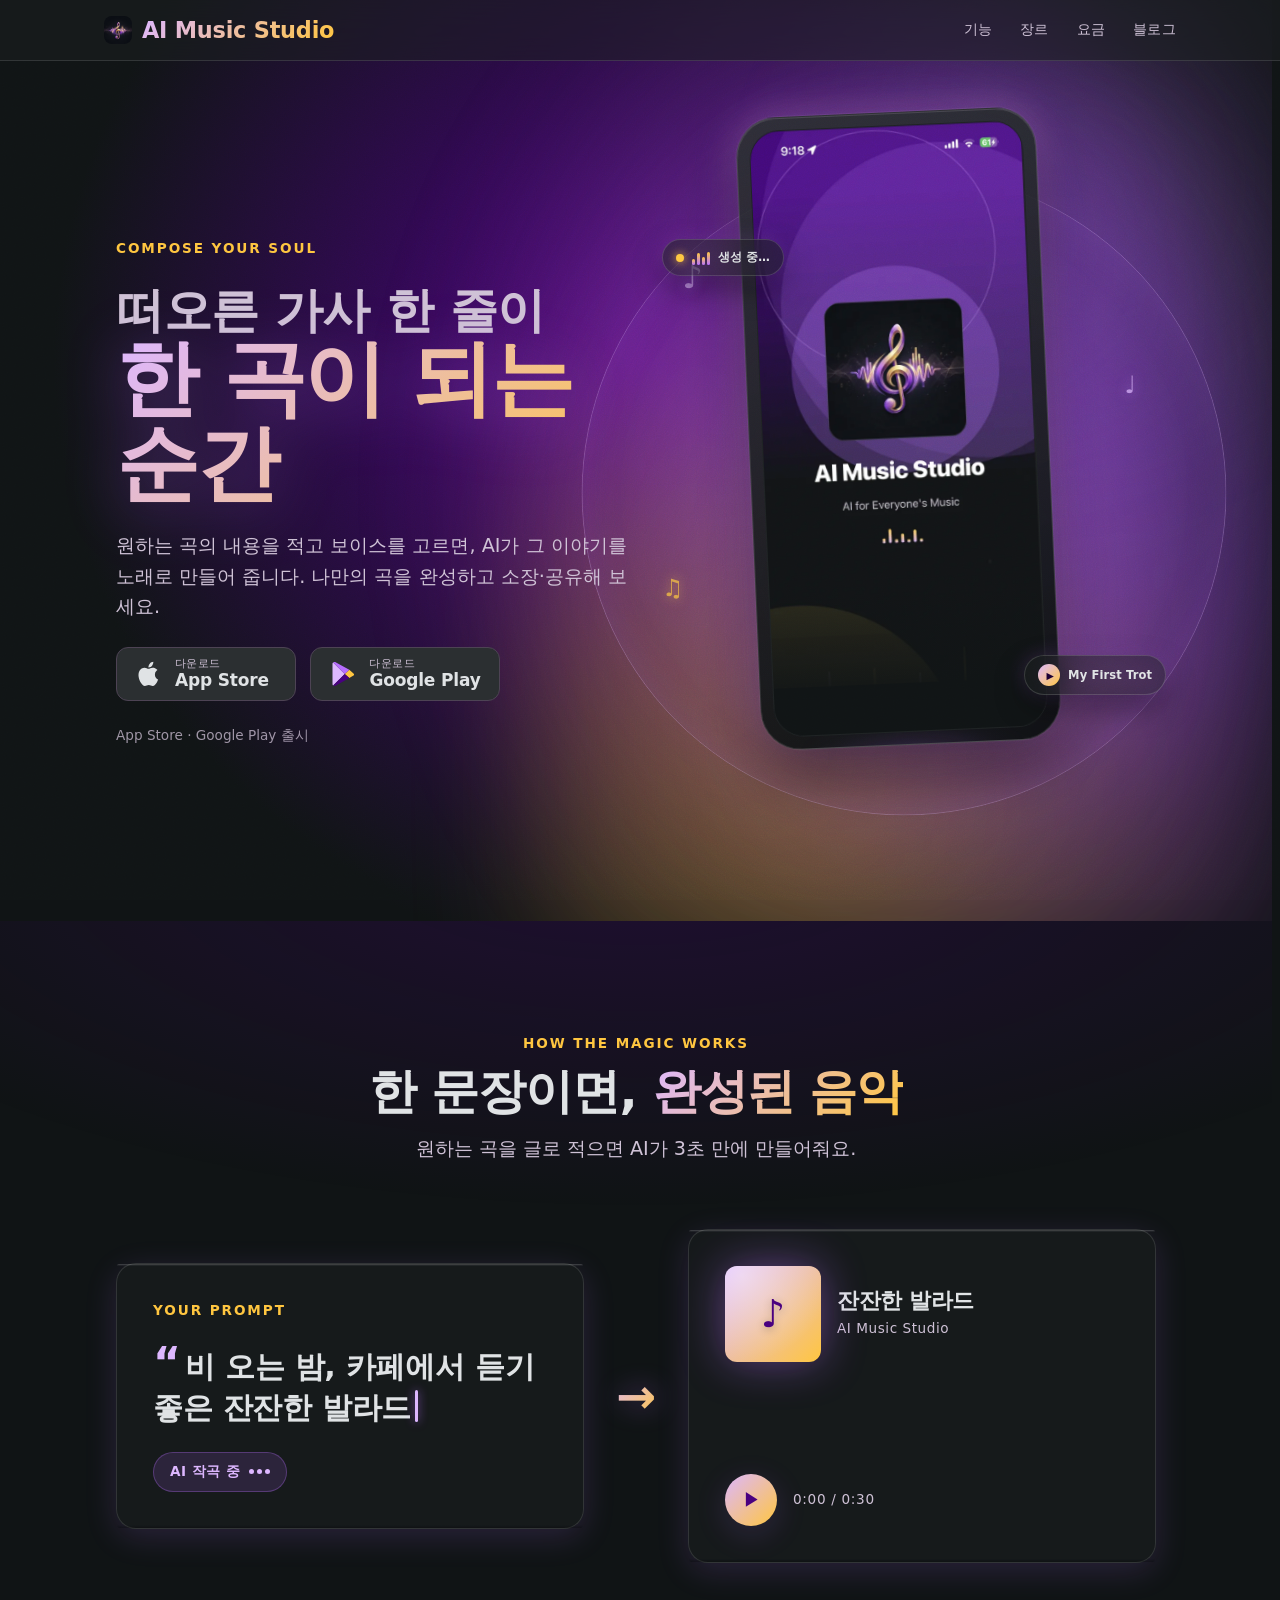
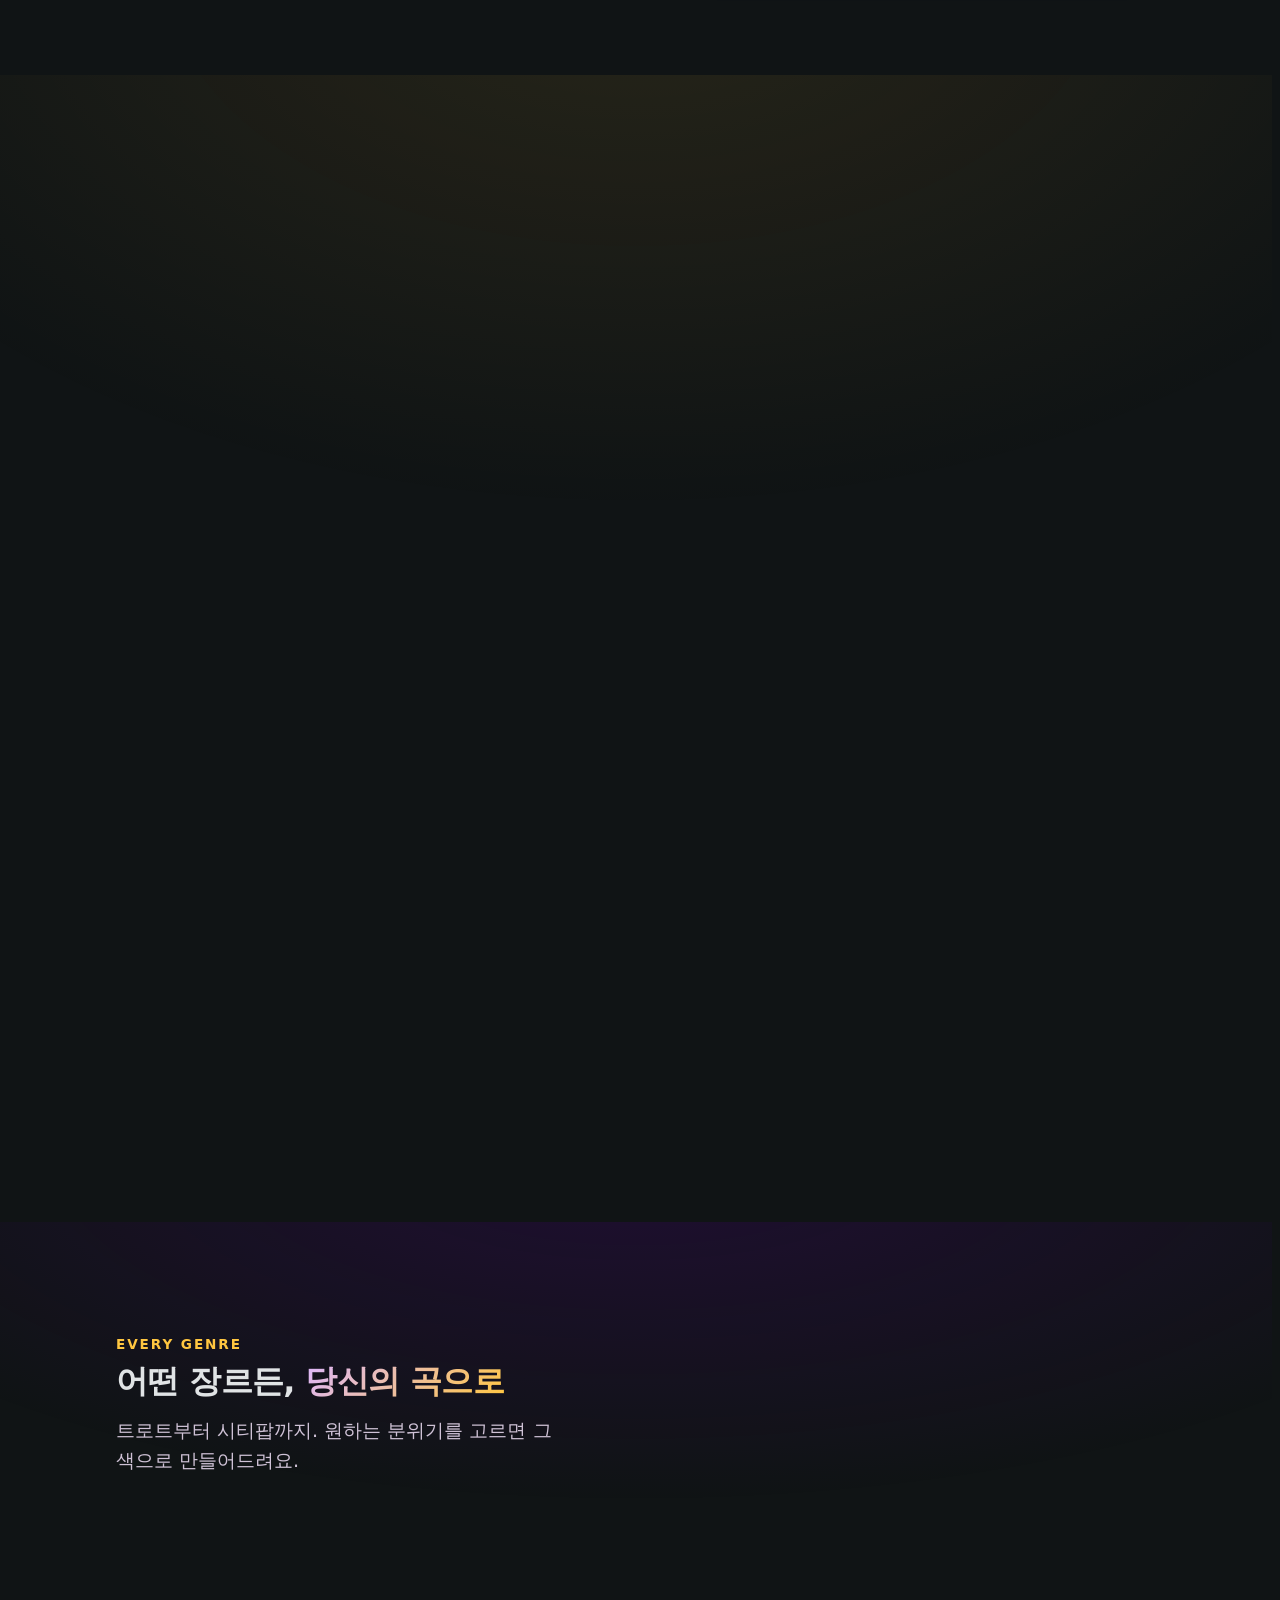
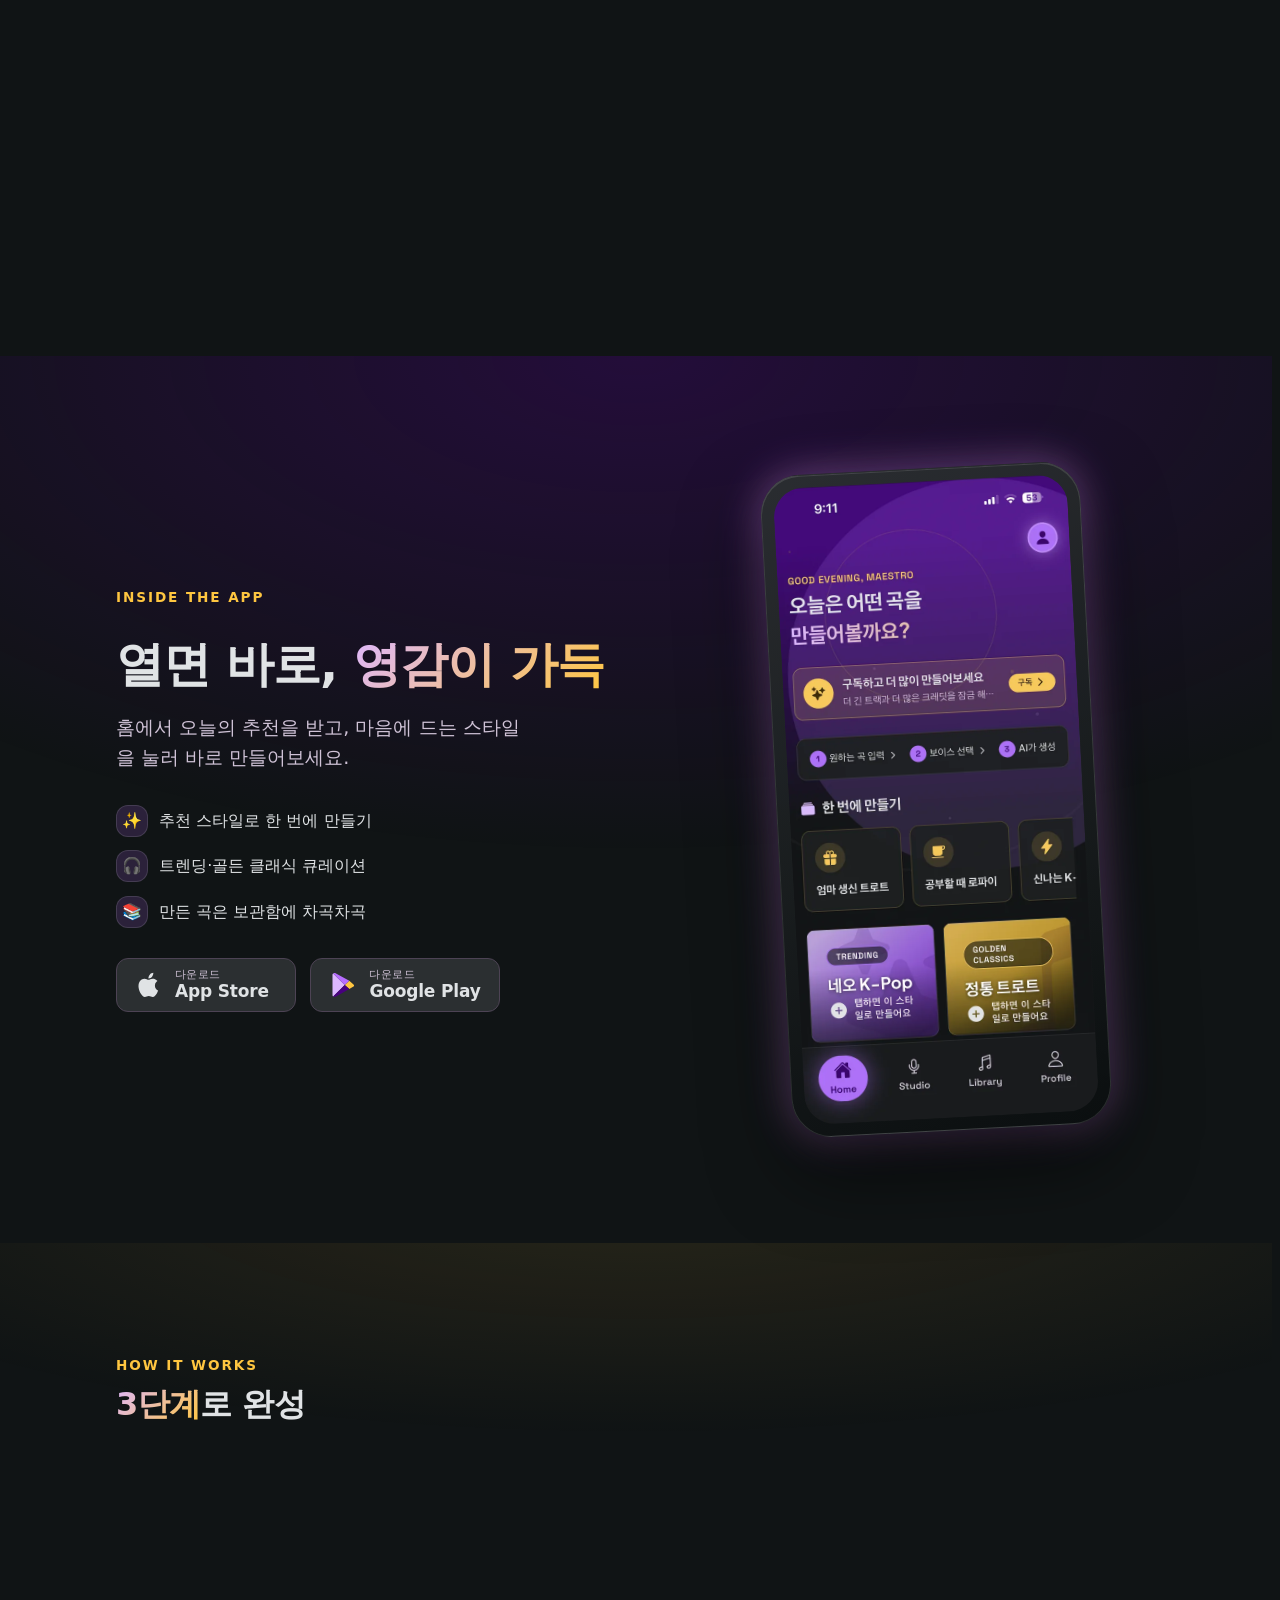
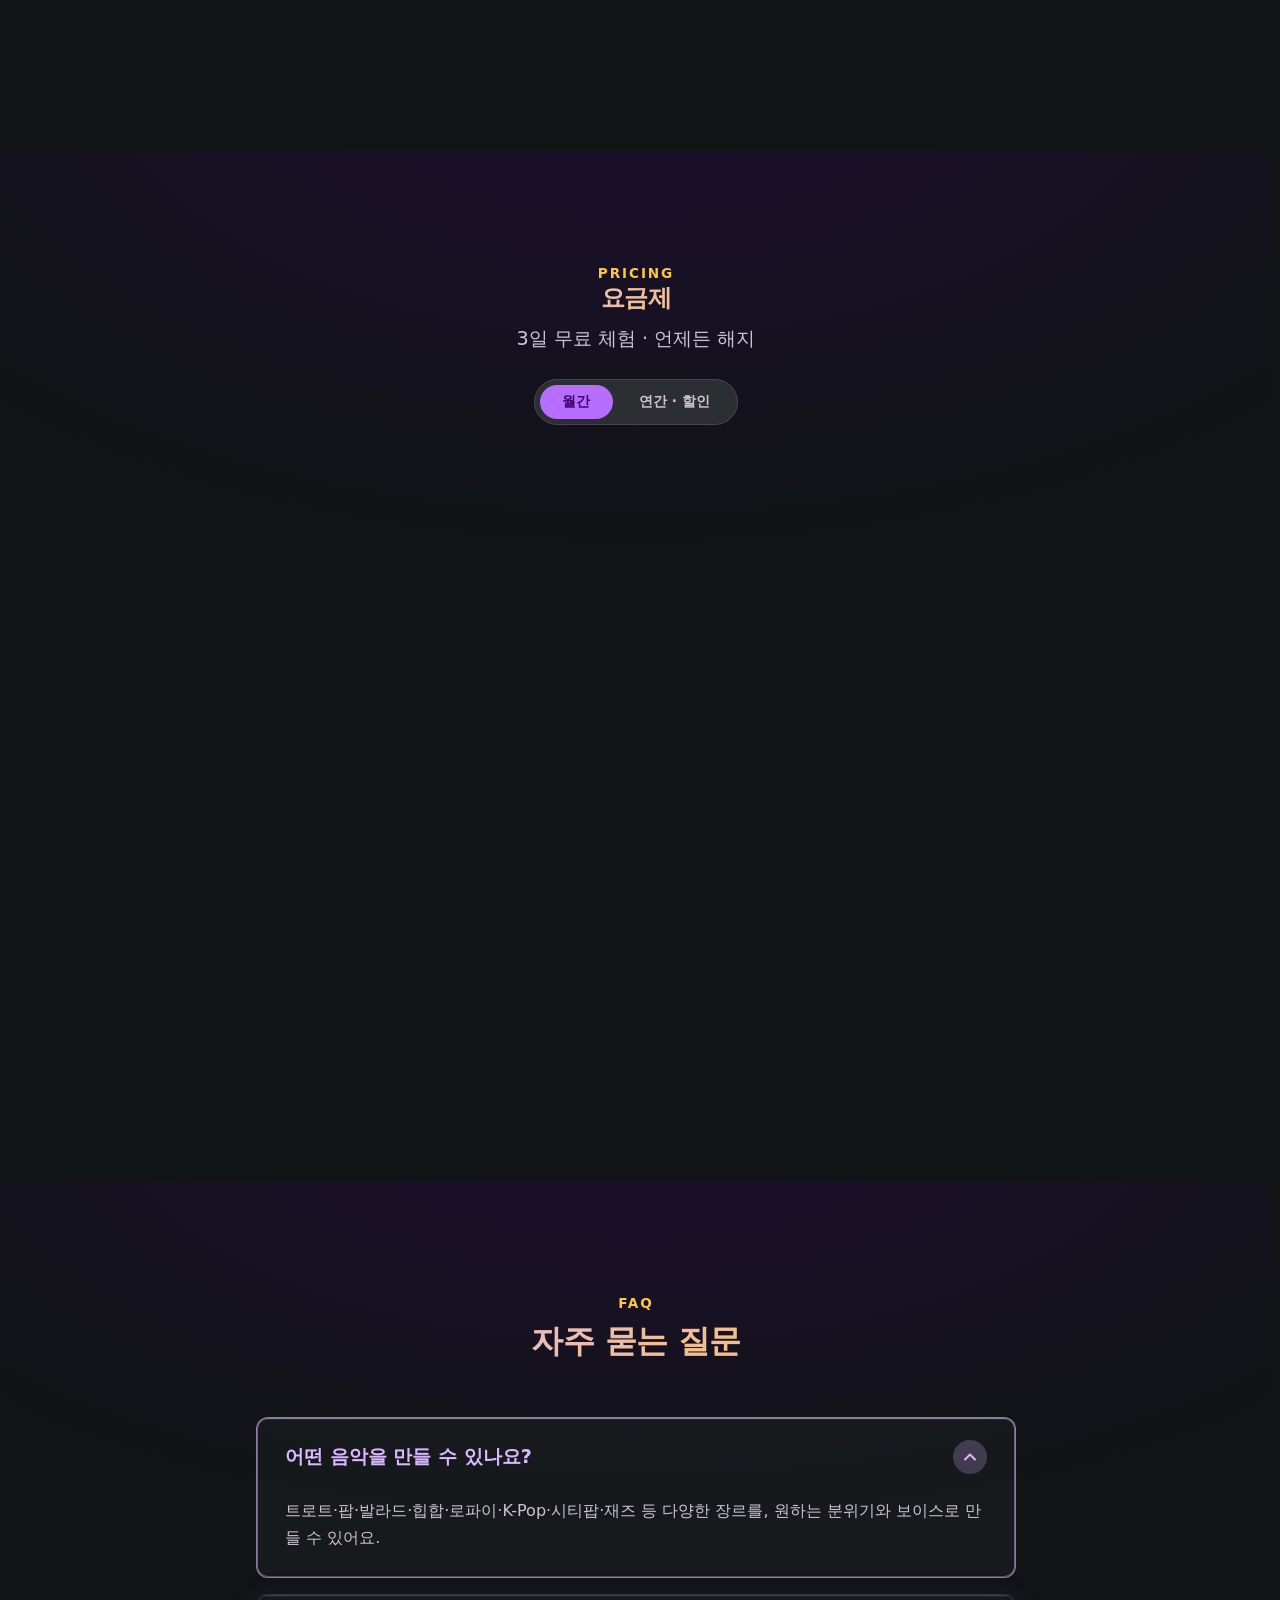
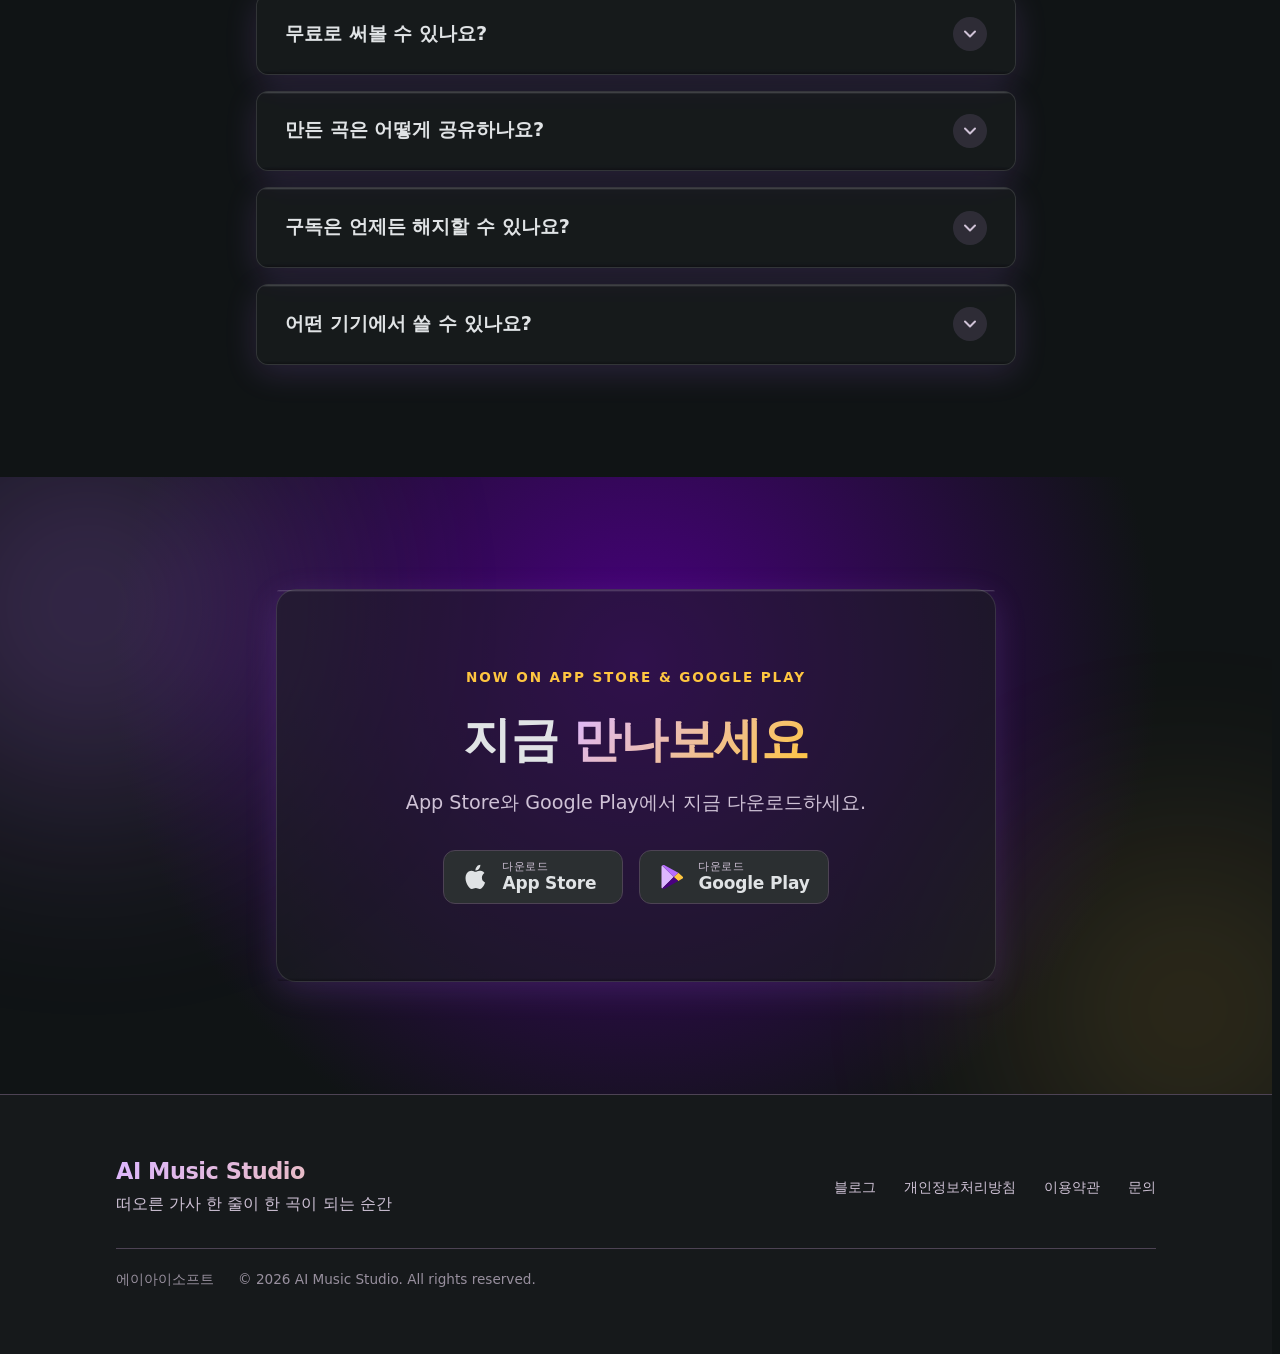
<file: blog/ai-voice-guide/index.html>
<!doctype html>
<html lang="ko" class="no-js">
  <head>
    <meta charset="UTF-8" />
    <meta name="viewport" content="width=device-width, initial-scale=1.0, viewport-fit=cover" />
    <link rel="icon" type="image/png" href="/assets/icon.png" />
    <link rel="apple-touch-icon" href="/assets/icon.png" />

    <!-- Search engine site ownership verification (Naver Search Advisor + Google
         Search Console). HTML-tag method: kept in <head> so the prerender build
         includes it on every deploy. Kept OUTSIDE the SEO marker so every
         prerendered page (home + blog) keeps ownership verification. -->
    <meta name="naver-site-verification" content="ee0117da94277e7f3831c37bac8ff75917d04c24" />
    <meta name="google-site-verification" content="qBhsXFS2MwvD1okqUboCvf1aF_LvO_u5-TasDCRJyNA" />

    <title>AI 보이스 14종, 내 곡에 맞는 목소리 고르는 법</title>
    <meta name="description" content="AI 보컬 종류가 곡 완성도를 어떻게 바꾸는지, 여성·남성·그룹 계열과 K-Pop·트로트·허스키·랩 스타일 보이스를 장르별로 고르는 실전 가이드. AI Music Studio에서 여러 목소리로 재생성해 비교하는 법까지 정리했습니다." />
    <meta name="keywords" content="ai 보컬 종류, ai 목소리 노래, ai 노래 보이스, ai 가수 목소리, ai 보이스 선택, ai 작곡 앱" />
    <link rel="canonical" href="https://ai-music-studio.com/blog/ai-voice-guide/" />
    <meta name="robots" content="index, follow" />
    <meta property="og:type" content="article" />
    <meta property="og:url" content="https://ai-music-studio.com/blog/ai-voice-guide/" />
    <meta property="og:title" content="AI 보이스 14종, 내 곡에 맞는 목소리 고르는 법" />
    <meta property="og:description" content="AI 보컬 종류가 곡 완성도를 어떻게 바꾸는지, 여성·남성·그룹 계열과 K-Pop·트로트·허스키·랩 스타일 보이스를 장르별로 고르는 실전 가이드. AI Music Studio에서 여러 목소리로 재생성해 비교하는 법까지 정리했습니다." />
    <meta property="og:image" content="https://ai-music-studio.com/assets/og-banner.jpg?v=1" />
    <meta property="og:locale" content="ko_KR" />
    <meta property="article:published_time" content="2026-07-29" />
    <meta name="twitter:card" content="summary_large_image" />
    <meta name="twitter:title" content="AI 보이스 14종, 내 곡에 맞는 목소리 고르는 법" />
    <meta name="twitter:description" content="AI 보컬 종류가 곡 완성도를 어떻게 바꾸는지, 여성·남성·그룹 계열과 K-Pop·트로트·허스키·랩 스타일 보이스를 장르별로 고르는 실전 가이드. AI Music Studio에서 여러 목소리로 재생성해 비교하는 법까지 정리했습니다." />
    <meta name="twitter:image" content="https://ai-music-studio.com/assets/og-banner.jpg?v=1" />
    <script type="application/ld+json">
{
  "@context": "https://schema.org",
  "@graph": [
    {
      "@type": "BlogPosting",
      "headline": "AI 보이스 14종, 내 곡에 맞는 목소리 고르는 법",
      "description": "AI 보컬 종류가 곡 완성도를 어떻게 바꾸는지, 여성·남성·그룹 계열과 K-Pop·트로트·허스키·랩 스타일 보이스를 장르별로 고르는 실전 가이드. AI Music Studio에서 여러 목소리로 재생성해 비교하는 법까지 정리했습니다.",
      "inLanguage": "ko",
      "datePublished": "2026-07-29",
      "dateModified": "2026-07-29",
      "image": "https://ai-music-studio.com/assets/og-banner.jpg?v=1",
      "mainEntityOfPage": {
        "@type": "WebPage",
        "@id": "https://ai-music-studio.com/blog/ai-voice-guide/"
      },
      "author": {
        "@type": "Organization",
        "name": "에이아이소프트"
      },
      "publisher": {
        "@type": "Organization",
        "name": "AI Music Studio",
        "url": "https://ai-music-studio.com/"
      }
    },
    {
      "@type": "BreadcrumbList",
      "itemListElement": [
        {
          "@type": "ListItem",
          "position": 1,
          "name": "홈",
          "item": "https://ai-music-studio.com/"
        },
        {
          "@type": "ListItem",
          "position": 2,
          "name": "블로그",
          "item": "https://ai-music-studio.com/blog/"
        },
        {
          "@type": "ListItem",
          "position": 3,
          "name": "AI 보이스 14종, 내 곡에 맞는 목소리 고르는 법",
          "item": "https://ai-music-studio.com/blog/ai-voice-guide/"
        }
      ]
    }
  ]
}
    </script>
    <script type="module" crossorigin src="/assets/index-CdpBO8yn.js"></script>
    <link rel="stylesheet" crossorigin href="/assets/index-CUqhUloY.css">
  </head>
  <body>
    <div id="root" data-prerendered="true"><div class="_ambient_1rxp5_1" aria-hidden="true"><div class="_wash_1rxp5_11"></div><div class="_rings_1rxp5_19"><span class="_ring_1rxp5_19" style="width:220px;height:220px;margin-left:-110px;margin-top:-110px;animation-delay:0s;animation-duration:6s"></span><span class="_ring_1rxp5_19" style="width:280px;height:280px;margin-left:-140px;margin-top:-140px;animation-delay:2s;animation-duration:6s"></span><span class="_ring_1rxp5_19" style="width:340px;height:340px;margin-left:-170px;margin-top:-170px;animation-delay:4s;animation-duration:6s"></span></div><div class="_particles_1rxp5_57"><span class="_particle_1rxp5_57 _particlePrimary_1rxp5_73" style="left:35.9%;top:47.4%;width:6.4px;height:6.4px;animation-delay:14.7s;animation-duration:11s;--drift:-15.9px"></span><span class="_particle_1rxp5_57 _particleSecondary_1rxp5_78" style="left:2.5%;top:72.6%;width:5.2px;height:5.2px;animation-delay:8.8s;animation-duration:15.1s;--drift:-15.4px"></span><span class="_particle_1rxp5_57 _particlePrimary_1rxp5_73" style="left:89.8%;top:63.8%;width:3.5px;height:3.5px;animation-delay:4s;animation-duration:12.6s;--drift:28px"></span><span class="_particle_1rxp5_57 _particleSecondary_1rxp5_78" style="left:19.2%;top:86.4%;width:7.8px;height:7.8px;animation-delay:12.1s;animation-duration:18.1s;--drift:31.9px"></span><span class="_particle_1rxp5_57 _particlePrimary_1rxp5_73" style="left:89%;top:77.1%;width:4.3px;height:4.3px;animation-delay:5.1s;animation-duration:19.8s;--drift:12.3px"></span><span class="_particle_1rxp5_57 _particleSecondary_1rxp5_78" style="left:85%;top:92.4%;width:5.5px;height:5.5px;animation-delay:2.4s;animation-duration:17.4s;--drift:-36.1px"></span><span class="_particle_1rxp5_57 _particlePrimary_1rxp5_73" style="left:35.4%;top:97.5%;width:7.9px;height:7.9px;animation-delay:13.1s;animation-duration:10.7s;--drift:-8.9px"></span><span class="_particle_1rxp5_57 _particleSecondary_1rxp5_78" style="left:26.6%;top:84.2%;width:3.2px;height:3.2px;animation-delay:15.2s;animation-duration:13.6s;--drift:-27.7px"></span><span class="_particle_1rxp5_57 _particlePrimary_1rxp5_73" style="left:60.6%;top:87.2%;width:6.1px;height:6.1px;animation-delay:2.9s;animation-duration:18.2s;--drift:0.9px"></span><span class="_particle_1rxp5_57 _particleSecondary_1rxp5_78" style="left:16.6%;top:73.4%;width:8px;height:8px;animation-delay:3.9s;animation-duration:11.4s;--drift:38.4px"></span><span class="_particle_1rxp5_57 _particlePrimary_1rxp5_73" style="left:84%;top:108.2%;width:4px;height:4px;animation-delay:7.3s;animation-duration:11.3s;--drift:7px"></span><span class="_particle_1rxp5_57 _particleSecondary_1rxp5_78" style="left:92.5%;top:51.1%;width:4.1px;height:4.1px;animation-delay:3.3s;animation-duration:19.2s;--drift:-0.7px"></span><span class="_particle_1rxp5_57 _particlePrimary_1rxp5_73" style="left:83.3%;top:45.2%;width:3.8px;height:3.8px;animation-delay:3.5s;animation-duration:14.1s;--drift:-31.2px"></span><span class="_particle_1rxp5_57 _particleSecondary_1rxp5_78" style="left:33.7%;top:68.1%;width:5.4px;height:5.4px;animation-delay:5.6s;animation-duration:16.1s;--drift:-39.8px"></span><span class="_particle_1rxp5_57 _particlePrimary_1rxp5_73" style="left:9.7%;top:85.4%;width:6.9px;height:6.9px;animation-delay:14.1s;animation-duration:14.8s;--drift:-19.9px"></span><span class="_particle_1rxp5_57 _particleSecondary_1rxp5_78" style="left:36.8%;top:87.1%;width:6px;height:6px;animation-delay:14.6s;animation-duration:17.1s;--drift:23.3px"></span><span class="_particle_1rxp5_57 _particlePrimary_1rxp5_73" style="left:22.5%;top:67.9%;width:4.2px;height:4.2px;animation-delay:13.2s;animation-duration:17.9s;--drift:-13.1px"></span><span class="_particle_1rxp5_57 _particleSecondary_1rxp5_78" style="left:28.5%;top:91.2%;width:5.7px;height:5.7px;animation-delay:13.3s;animation-duration:15s;--drift:-1.7px"></span><span class="_particle_1rxp5_57 _particlePrimary_1rxp5_73" style="left:10.1%;top:80.6%;width:3.3px;height:3.3px;animation-delay:6s;animation-duration:10.2s;--drift:-37.2px"></span><span class="_particle_1rxp5_57 _particleSecondary_1rxp5_78" style="left:48%;top:104.1%;width:5.6px;height:5.6px;animation-delay:14.6s;animation-duration:11.8s;--drift:5.3px"></span><span class="_particle_1rxp5_57 _particlePrimary_1rxp5_73" style="left:69.6%;top:59.3%;width:6px;height:6px;animation-delay:2s;animation-duration:16.3s;--drift:-16.3px"></span><span class="_particle_1rxp5_57 _particleSecondary_1rxp5_78" style="left:10.9%;top:69.3%;width:5.2px;height:5.2px;animation-delay:11.4s;animation-duration:10.7s;--drift:-8.8px"></span><span class="_particle_1rxp5_57 _particlePrimary_1rxp5_73" style="left:77.3%;top:40.3%;width:6.1px;height:6.1px;animation-delay:15s;animation-duration:11.2s;--drift:22.6px"></span><span class="_particle_1rxp5_57 _particleSecondary_1rxp5_78" style="left:22.4%;top:95%;width:7.1px;height:7.1px;animation-delay:2.3s;animation-duration:19.9s;--drift:-16.5px"></span></div></div><header class="_header_zs460_1"><nav class="_nav_zs460_11" aria-label="주요 메뉴"><a class="_brand_zs460_24" href="#main" aria-label="AI Music Studio 홈"><img class="_logo_zs460_32" src="/assets/icon.png" alt="" aria-hidden="true" width="28" height="28"/><span class="gradient-text _wordmark_zs460_40">AI Music Studio</span></a><div class="_links_zs460_49"><a class="_link_zs460_49" href="/#features">기능</a><a class="_link_zs460_49" href="/#genres">장르</a><a class="_link_zs460_49" href="/#pricing">요금</a><a class="_link_zs460_49" href="/blog/">블로그</a></div></nav></header><main id="main" class="_postMain_1o0wu_7"><article class="container _article_1o0wu_96"><nav class="_crumbs_1o0wu_100" aria-label="위치"><a href="/">홈</a><span aria-hidden="true">›</span><a href="/blog/">블로그</a></nav><header class="_postHeader_1o0wu_119"><h1 class="_postTitle_1o0wu_125">AI 보이스 14종, 내 곡에 맞는 목소리 고르는 법</h1><p class="_postMeta_1o0wu_134"><time dateTime="2026-07-29">2026년 7월 29일</time><span aria-hidden="true"> · </span><span>6<!-- -->분 읽기</span></p></header><div class="_body_1o0wu_142"><p class="_p_1o0wu_7">같은 가사, 같은 멜로디라도 어떤 목소리가 부르느냐에 따라 곡의 인상은 완전히 달라집니다. AI 보컬 종류가 다양해지면서 이제는 “어떤 곡을 만들까”만큼 “어떤 보이스로 부르게 할까”가 중요한 선택이 됐습니다. AI Music Studio는 여성·남성·그룹 계열을 아우르는 14가지 보이스를 제공하는데, 이 글에서는 각 목소리의 성격과 장르별로 어울리는 보이스를 고르는 법을 정리했습니다.</p><h2 id="why-voice-matters" class="_h2_1o0wu_153">왜 보이스 선택이 곡 완성도를 좌우할까</h2><p class="_p_1o0wu_7">음악에서 목소리는 단순한 “소리”가 아니라 곡의 감정을 전달하는 화자입니다. 밝고 청량한 목소리는 신나는 분위기를 배로 살리고, 허스키한 톤은 같은 발라드도 더 애틋하게 만듭니다. 반대로 곡 분위기와 어긋나는 보이스를 고르면, 멜로디와 편곡이 아무리 좋아도 어딘가 겉도는 느낌이 남습니다.</p><p class="_p_1o0wu_7">AI 노래 보이스를 고를 때 핵심은 “이 곡이 누구의 입에서 나오는 이야기인가”를 먼저 상상하는 것입니다. 발랄한 K-Pop을 묵직한 저음으로 부르면 무게가 실리고, 잔잔한 시티팝을 강한 랩 스타일로 부르면 결이 흐트러집니다. 보이스는 편곡보다 먼저 곡의 톤을 결정하는 요소라고 봐도 무방합니다.</p><h2 id="voice-families" class="_h2_1o0wu_153">여성·남성·그룹 계열, 어떻게 다를까</h2><h3 class="_h3_1o0wu_163">여성 계열</h3><p class="_p_1o0wu_7">여성 보이스는 대체로 밝고 표현의 폭이 넓어, 청량한 K-Pop이나 감정선이 섬세한 발라드에 잘 맞습니다. 같은 여성 계열이라도 맑고 또렷한 톤과 허스키한 톤은 인상이 크게 다르니, 곡이 원하는 감정에 맞춰 골라 보는 것이 좋습니다.</p><h3 class="_h3_1o0wu_163">남성 계열</h3><p class="_p_1o0wu_7">남성 보이스는 저음의 안정감과 무게감이 강점입니다. 웅장한 분위기의 곡이나 묵직한 발라드, 힘 있는 힙합 트랙에서 곡의 중심을 단단하게 잡아 줍니다. 트로트 계열 보이스는 특유의 꺾음과 정서가 살아 있어, 트로트를 만들 때 특히 어울립니다.</p><h3 class="_h3_1o0wu_163">그룹 계열</h3><p class="_p_1o0wu_7">그룹 계열 보이스는 여러 목소리가 겹치는 듯한 두터운 질감을 만들어, 후렴이 화려한 K-Pop이나 신나는 팝에서 무대감을 살리기 좋습니다. 혼자 부르는 솔로 느낌보다 “다 같이 부르는” 에너지가 필요한 곡에 잘 맞습니다.</p><blockquote class="glass-card _quote_1o0wu_207">보이스 계열을 먼저 정하고 그 안에서 톤(청량·허스키·랩 등)을 좁혀 나가면, 14종 중에서도 후보가 금세 서너 개로 줄어듭니다.</blockquote><h2 id="genre-voice-match" class="_h2_1o0wu_153">장르별로 어울리는 보이스 고르기</h2><p class="_p_1o0wu_7">AI Music Studio는 트로트·K-Pop·발라드·시티팝·힙합·로파이·재즈·팝 8개 장르와 신나는·잔잔한·웅장한 분위기를 조합할 수 있습니다. 아래는 장르에 따라 먼저 시도해 볼 만한 보이스 방향입니다.</p><ul class="_ul_1o0wu_172"><li>트로트 — 꺾음과 정서가 살아 있는 남성·여성 트로트 계열 보이스</li><li>K-Pop — 청량하고 또렷한 여성 보이스, 후렴이 화려하면 그룹 계열</li><li>발라드 — 감정선이 섬세한 여성 톤 또는 안정적인 남성 저음</li><li>시티팝 — 부드럽고 매끄러운 톤, 과하지 않은 담백한 보이스</li><li>힙합 — 랩 스타일 보이스, 곡의 리듬을 살리는 또렷한 발음</li><li>로파이 — 편안하고 힘을 뺀 잔잔한 보이스</li><li>재즈 — 허스키하거나 표현이 풍부한 보이스</li><li>팝 — 밝고 대중적인 여성·남성 보이스, 상황에 따라 그룹 계열</li></ul><p class="_p_1o0wu_7">물론 이 조합은 출발점일 뿐입니다. 발라드에 일부러 허스키한 톤을 얹거나, 힙합에 담백한 보이스를 써서 반전을 주는 식으로 “정석”을 살짝 벗어날 때 오히려 개성이 생기기도 합니다.</p><h2 id="compare-voices" class="_h2_1o0wu_153">여러 보이스로 재생성해 비교하는 팁</h2><p class="_p_1o0wu_7">머릿속으로 상상한 목소리와 실제로 나온 결과가 다를 수 있기 때문에, 가장 확실한 방법은 같은 곡을 서로 다른 보이스로 몇 번 만들어 나란히 들어 보는 것입니다.</p><ol class="_ol_1o0wu_173"><li>가사와 장르·분위기를 고정한 채 보이스만 바꿔 2~3개 버전을 만듭니다.</li><li>먼저 계열(여성·남성·그룹)을 나눠 큰 방향부터 비교합니다.</li><li>마음에 드는 계열 안에서 청량·허스키·랩 같은 톤을 좁혀 다시 비교합니다.</li><li>완성된 곡은 MP3로 저장해 두고, 며칠 뒤 다시 들어 보며 최종 선택합니다.</li></ol><p class="_p_1o0wu_7">매일 1곡은 무료로 만들 수 있어 부담 없이 보이스를 바꿔 가며 시도할 수 있고, 더 많이 비교해 보고 싶다면 3일 무료 체험으로 여러 버전을 한 번에 뽑아 볼 수 있습니다. 곡은 최대 3분까지 만들 수 있으며, 생성은 30초 단위 크레딧으로 계산됩니다.</p><p class="_p_1o0wu_7">요금제는 Lite ₩5,500, Pro ₩9,900, Studio ₩22,000으로 사용량에 맞춰 고를 수 있고, 완성한 곡은 MP3 다운로드·공유·백그라운드 재생까지 지원합니다. 마음에 드는 목소리를 찾는 과정 자체가 나만의 곡을 완성해 가는 재미이기도 합니다.</p><a class="_cta_1o0wu_218" href="https://apps.apple.com/app/id6789540285">AI Music Studio 앱에서 14종 보이스 들어 보기</a></div><section class="_related_1o0wu_246" aria-labelledby="related-heading"><h2 id="related-heading" class="_relatedHeading_1o0wu_252">관련 글</h2><ul class="_relatedList_1o0wu_260"><li><a class="_relatedLink_1o0wu_269" href="/blog/ai-music-how-to/"><span class="_relatedEmoji_1o0wu_294" aria-hidden="true">🎵</span><span class="_relatedText_1o0wu_299"><span class="_relatedTitle_1o0wu_306">AI로 노래 만드는 법 — 가사 한 줄이면 끝나는 작곡</span><span class="_relatedDesc_1o0wu_314">악보도, 악기도 없이 AI로 노래를 만드는 방법을 처음부터 설명합니다. 원하는 곡을 글로 적고 보이스를 고르면 몇 초 만에 완성 — AI Music Studio로 나만의 곡을 만드는 3단계.</span></span></a></li><li><a class="_relatedLink_1o0wu_269" href="/blog/ai-trot-making/"><span class="_relatedEmoji_1o0wu_294" aria-hidden="true">🎤</span><span class="_relatedText_1o0wu_299"><span class="_relatedTitle_1o0wu_306">트로트도 AI로 — 나만의 트로트 만드는 법 (AI 트로트 만들기)</span><span class="_relatedDesc_1o0wu_314">AI 트로트 만들기, 이제 글 한 줄이면 됩니다. 트로트에 어울리는 보이스와 가사, 분위기 고르는 법부터 AI Music Studio로 나만의 트로트 노래 만드는 실전 방법까지 정리했습니다.</span></span></a></li><li><a class="_relatedLink_1o0wu_269" href="/blog/text-to-music-guide/"><span class="_relatedEmoji_1o0wu_294" aria-hidden="true">🧠</span><span class="_relatedText_1o0wu_299"><span class="_relatedTitle_1o0wu_306">텍스트 음악 생성 원리 — 글이 노래가 되기까지 (쉽게 이해하는 AI 작곡)</span><span class="_relatedDesc_1o0wu_314">텍스트 음악 생성은 어떻게 작동할까요? 글로 음악 만들기 원리를 셰프·요리 주문서 비유로 아주 쉽게 설명합니다. text to music 원리부터 좋은 프롬프트 작성 팁까지, 비전문가도 이해하는 AI 음악 생성 가이드.</span></span></a></li></ul></section><aside class="glass-card _endCard_1o0wu_325"><p class="_endLede_1o0wu_336"><strong class="gradient-text">AI Music Studio</strong> — 글 한 줄로 만드는 나만의 음악.</p><a class="_cta_1o0wu_218" href="/">서비스 자세히 보기</a></aside></article></main><footer class="_footer_13eha_1" aria-labelledby="footer-brand"><div class="container _inner_13eha_7"><div class="_brandBlock_13eha_13"><span id="footer-brand" class="gradient-text _wordmark_13eha_19">AI Music Studio</span><p class="_tagline_13eha_27">떠오른 가사 한 줄이 한 곡이 되는 순간</p></div><nav class="_links_13eha_34" aria-label="사이트 정책 및 문의"><a class="_link_13eha_34" href="/blog/">블로그</a><a class="_link_13eha_34" href="https://longpapa82-cyber.github.io/aimusicstudio-legal/privacy.html?src=web">개인정보처리방침</a><a class="_link_13eha_34" href="https://longpapa82-cyber.github.io/aimusicstudio-legal/terms.html?src=web">이용약관</a><a class="_link_13eha_34" href="mailto:aimusicstudio.help@gmail.com">문의</a></nav><div class="_legal_13eha_59"><span class="_company_13eha_67">에이아이소프트</span><span class="_copyright_13eha_68">© 2026 AI Music Studio. All rights reserved.</span></div></div></footer></div>
    <noscript>
      <div style="padding: 2rem; color: #e0e3e5; background: #101415; font-family: sans-serif;">
        <h1>AI Music Studio — 떠오른 가사 한 줄이 한 곡이 되는 순간</h1>
        <p>원하는 곡의 내용을 적고 보이스를 고르면, AI가 그 이야기를 노래로 만들어 줍니다. iOS·Android에서 지금 다운로드하세요.</p>
      </div>
    </noscript>
  </body>
</html>
</file>
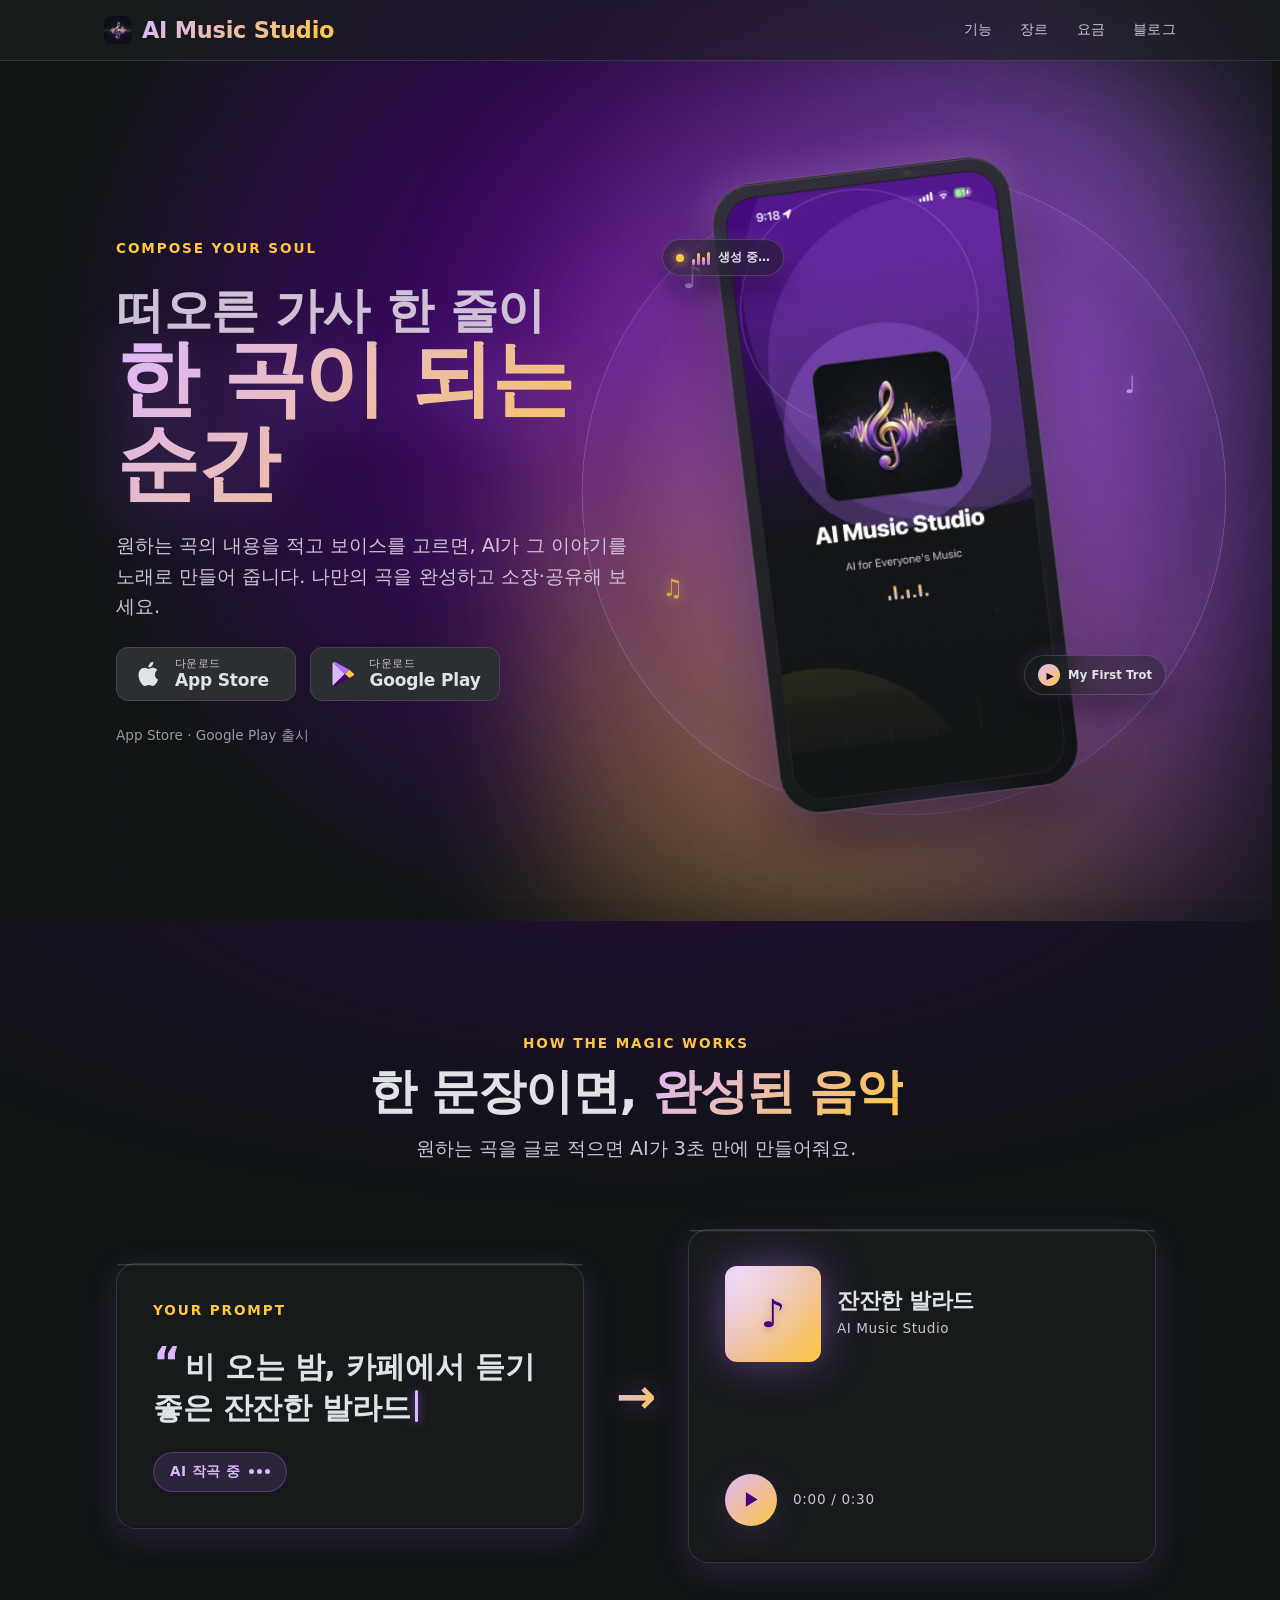
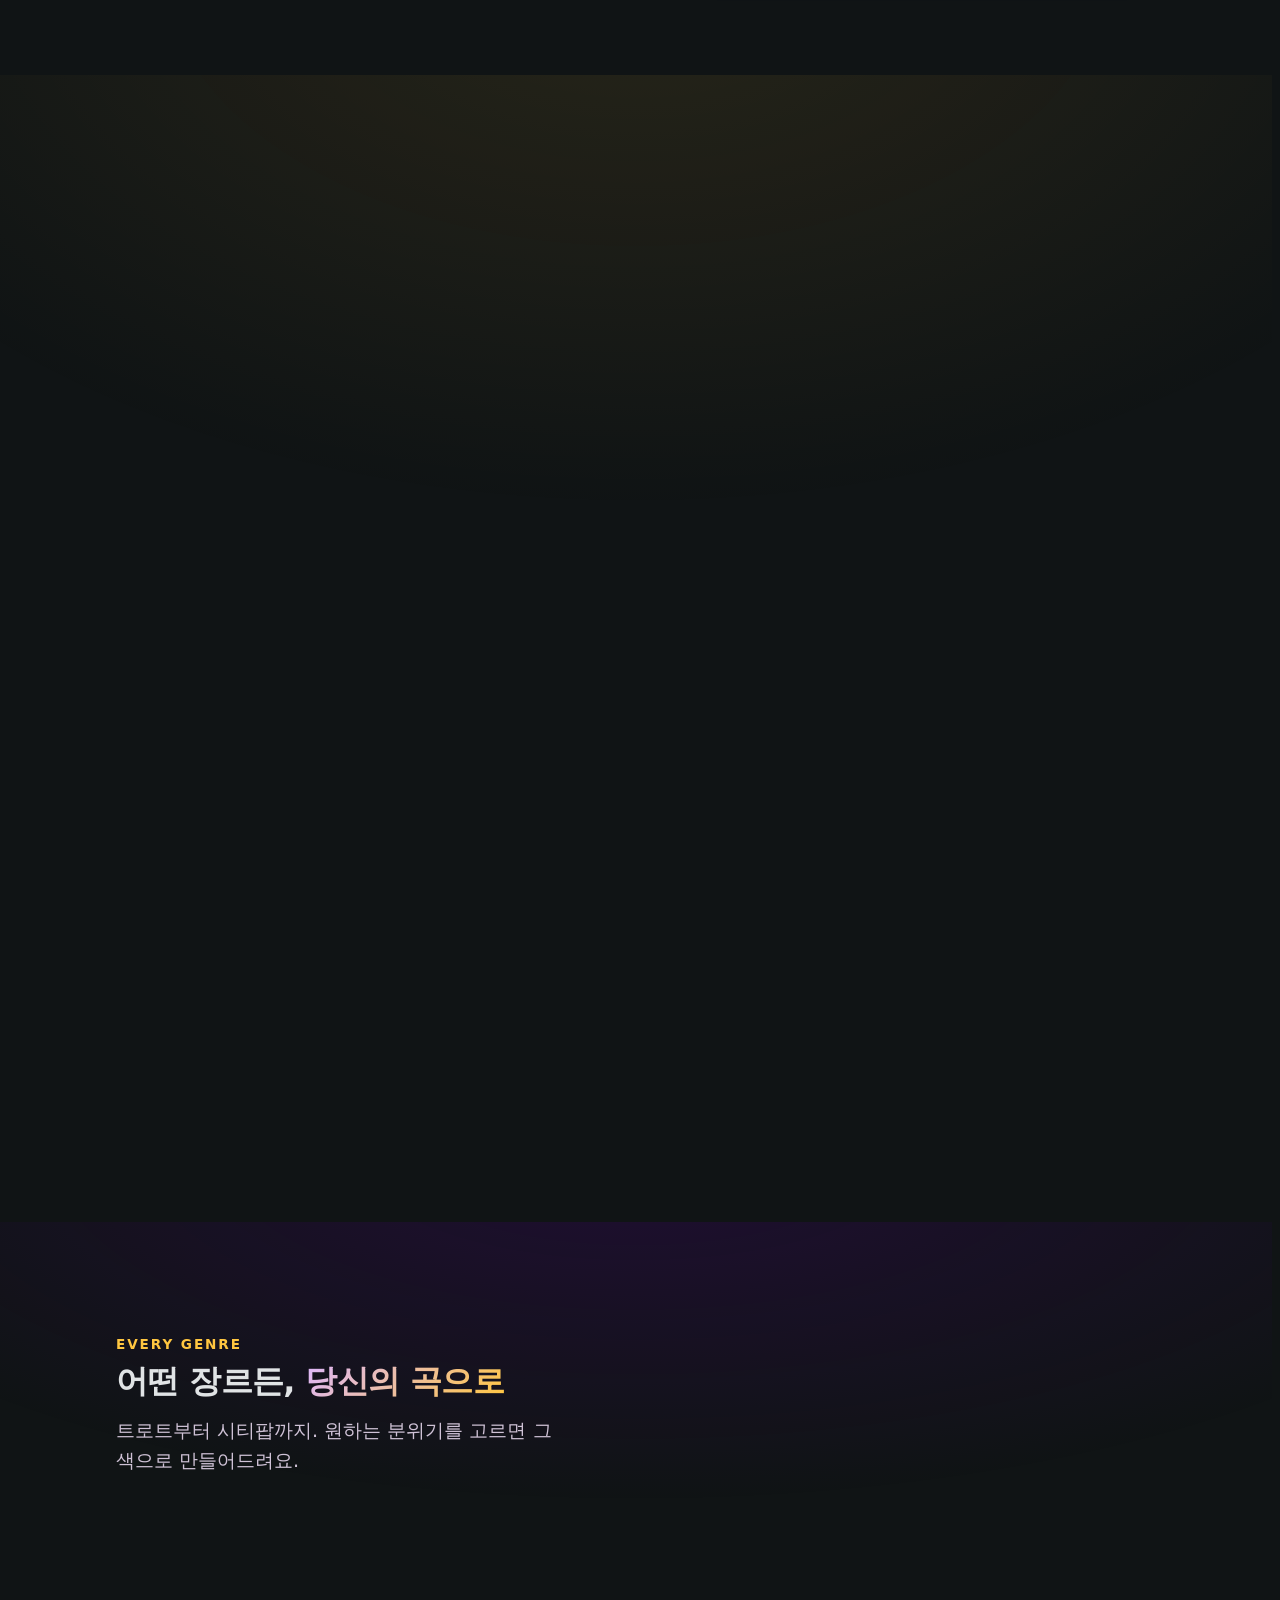
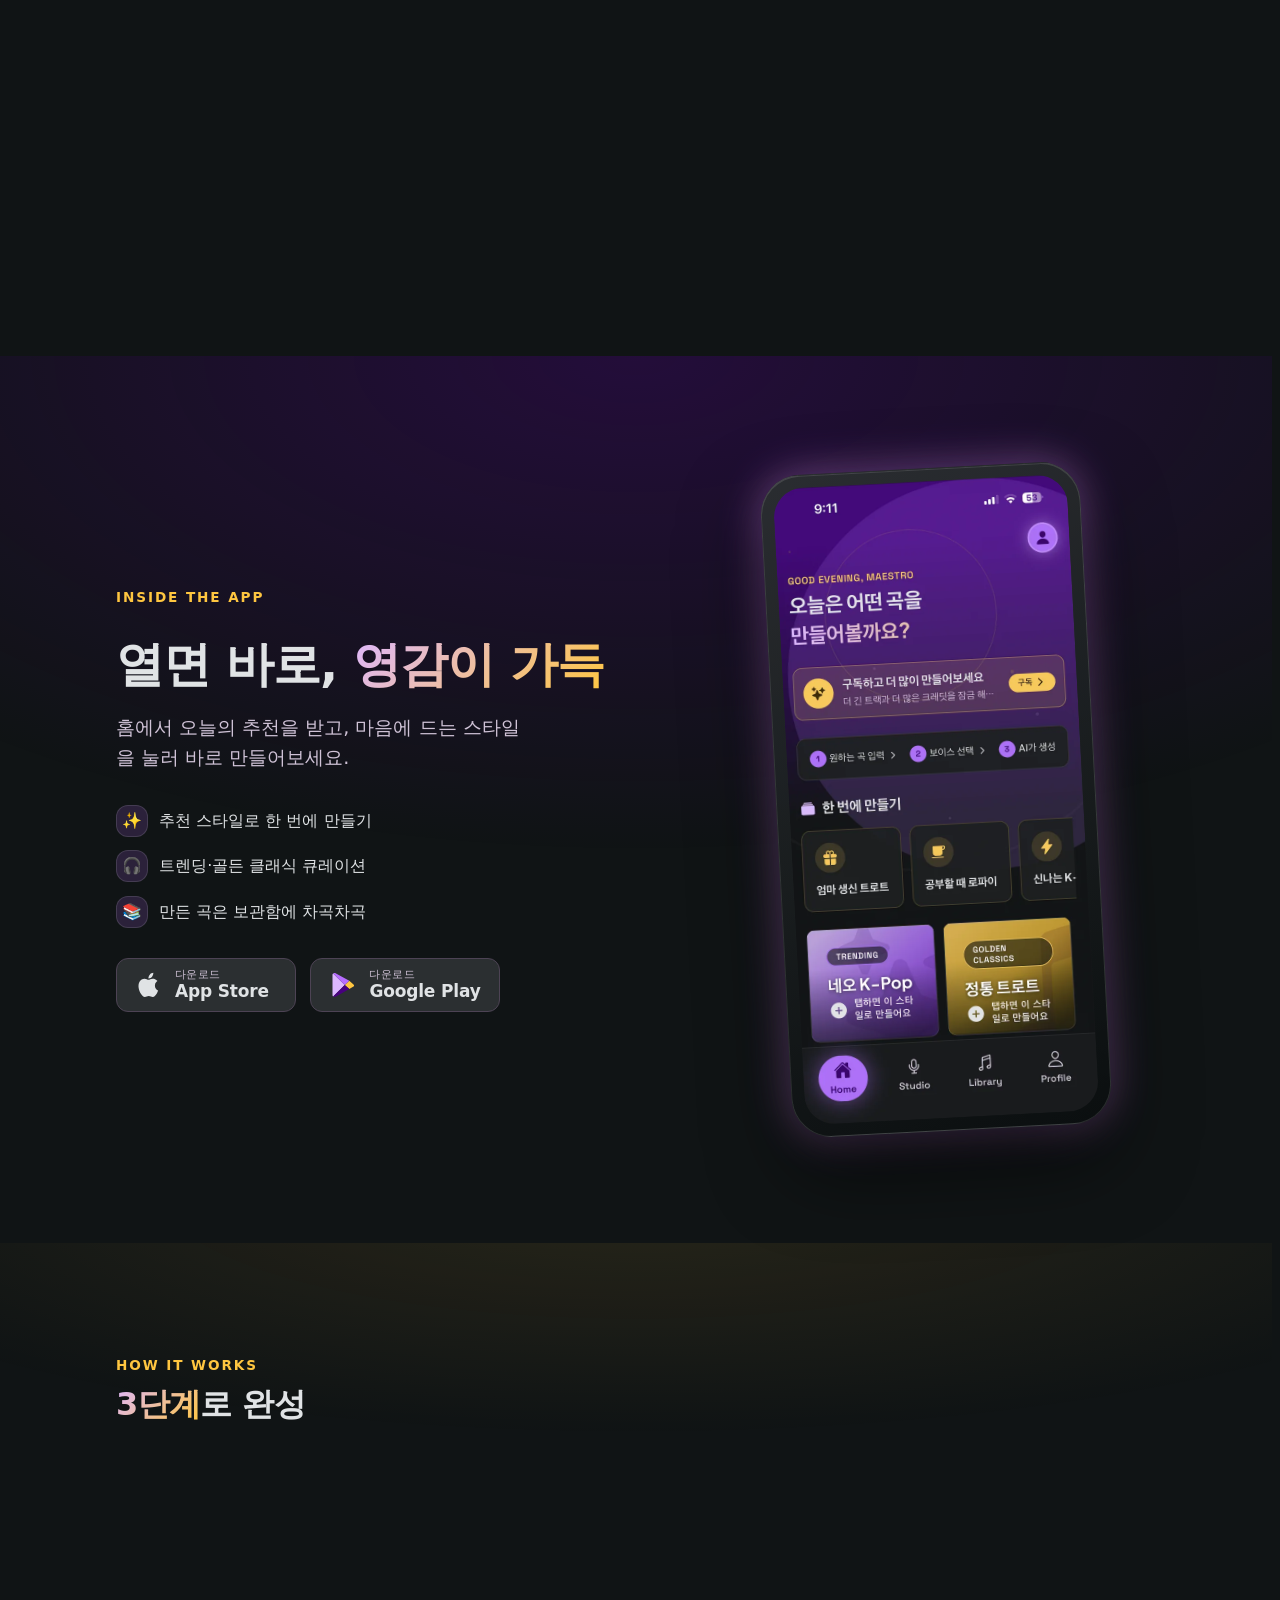
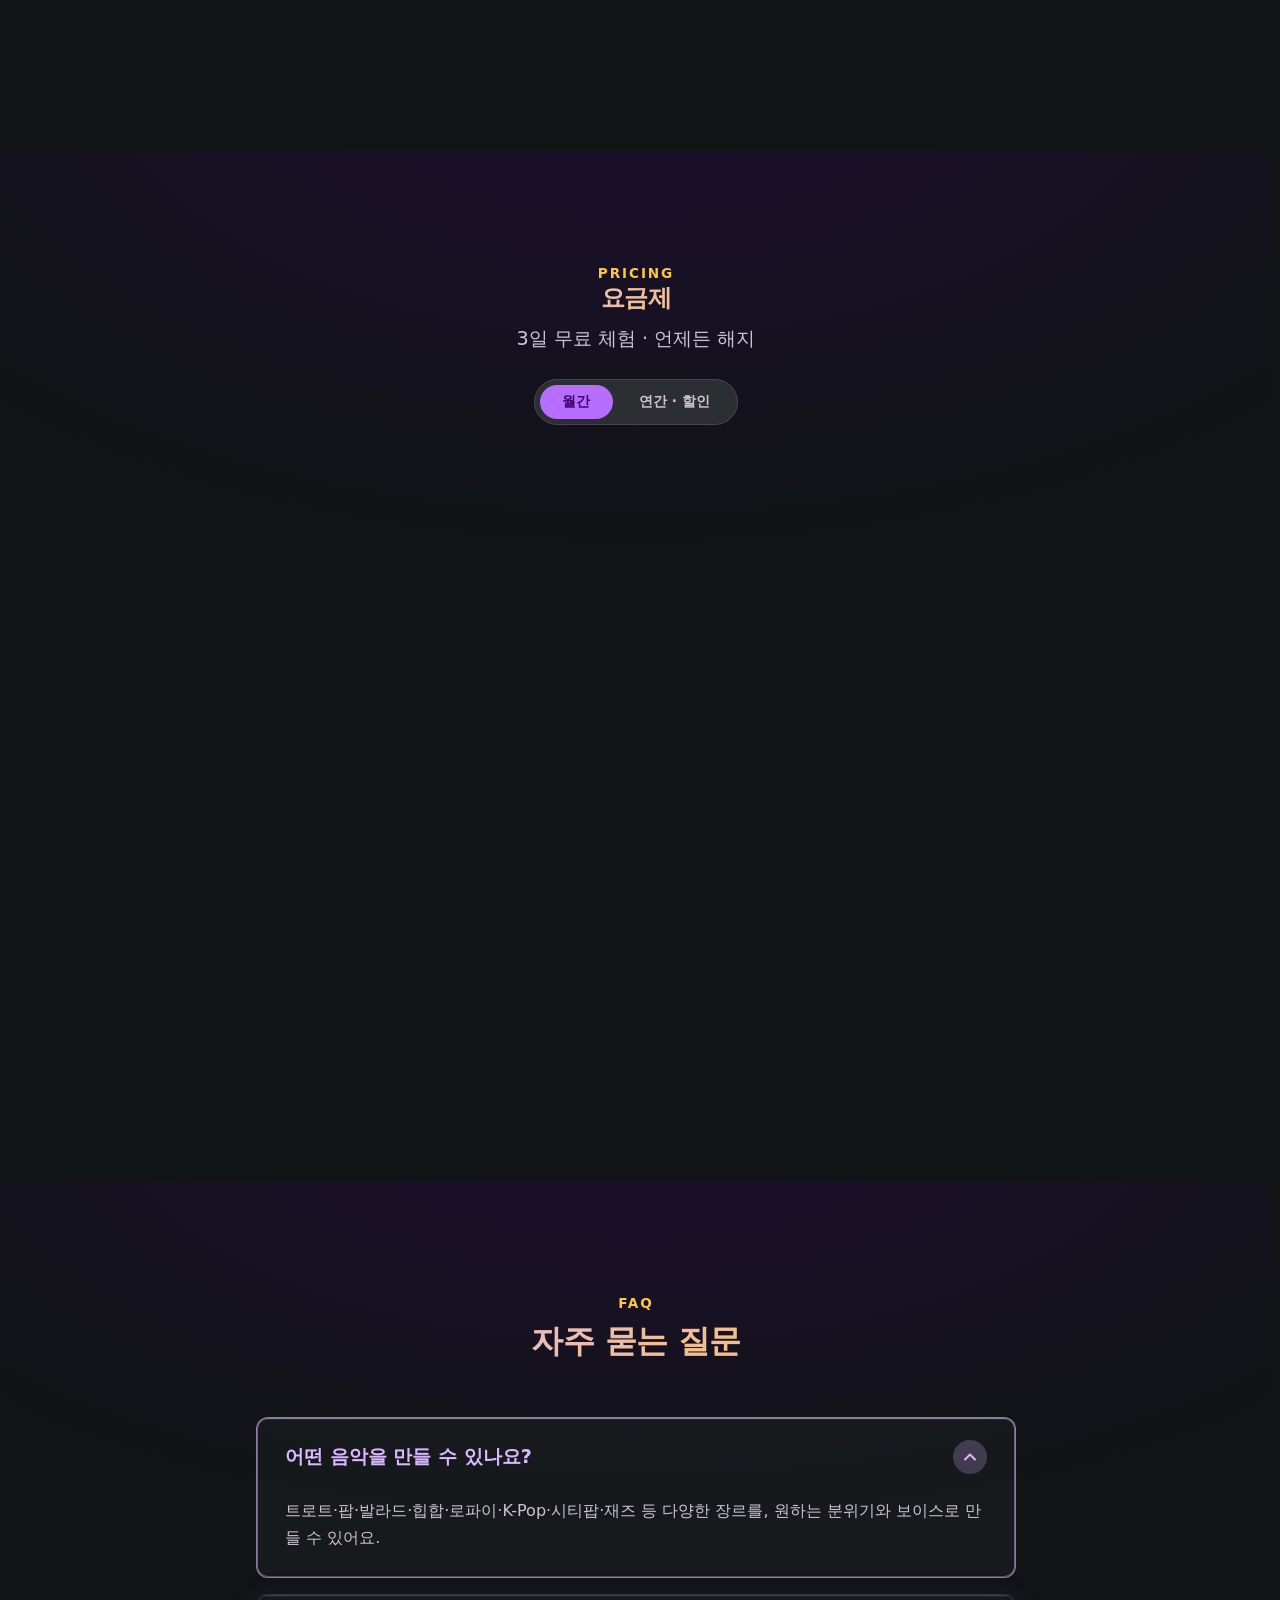
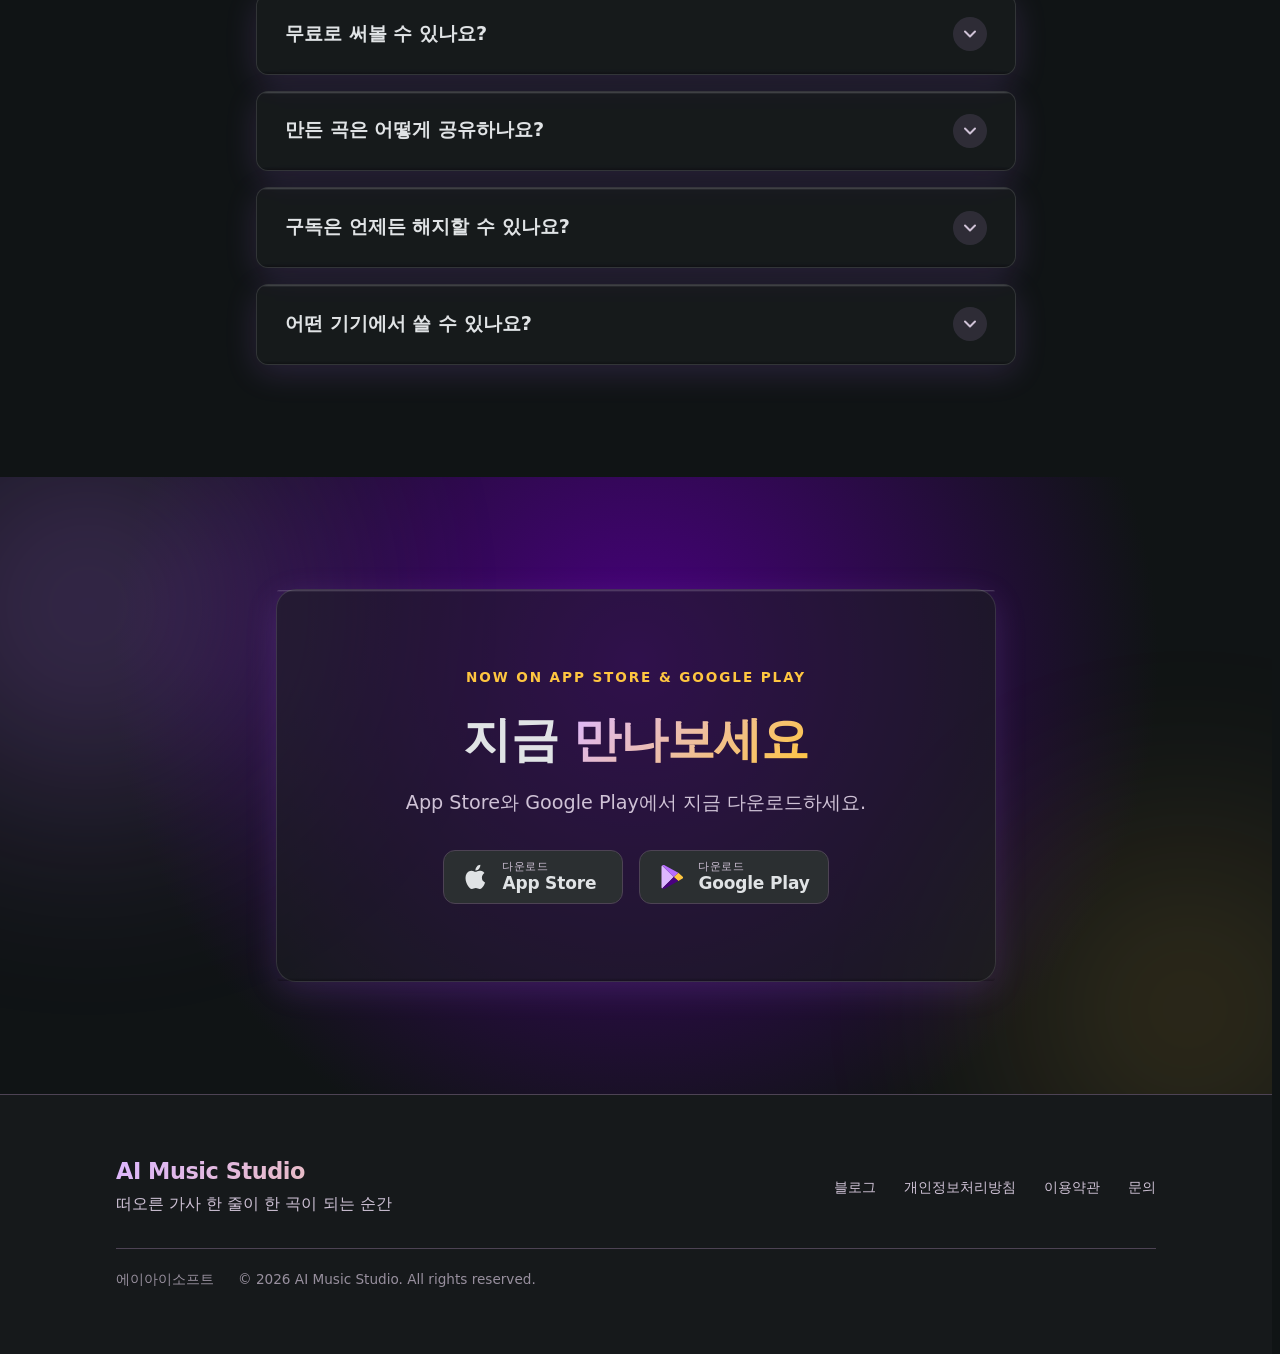
<file: blog/text-to-music-guide/index.html>
<!doctype html>
<html lang="ko" class="no-js">
  <head>
    <meta charset="UTF-8" />
    <meta name="viewport" content="width=device-width, initial-scale=1.0, viewport-fit=cover" />
    <link rel="icon" type="image/png" href="/assets/icon.png" />
    <link rel="apple-touch-icon" href="/assets/icon.png" />

    <!-- Search engine site ownership verification (Naver Search Advisor + Google
         Search Console). HTML-tag method: kept in <head> so the prerender build
         includes it on every deploy. Kept OUTSIDE the SEO marker so every
         prerendered page (home + blog) keeps ownership verification. -->
    <meta name="naver-site-verification" content="ee0117da94277e7f3831c37bac8ff75917d04c24" />
    <meta name="google-site-verification" content="qBhsXFS2MwvD1okqUboCvf1aF_LvO_u5-TasDCRJyNA" />

    <title>텍스트 음악 생성 원리 — 글이 노래가 되기까지 (쉽게 이해하는 AI 작곡)</title>
    <meta name="description" content="텍스트 음악 생성은 어떻게 작동할까요? 글로 음악 만들기 원리를 셰프·요리 주문서 비유로 아주 쉽게 설명합니다. text to music 원리부터 좋은 프롬프트 작성 팁까지, 비전문가도 이해하는 AI 음악 생성 가이드." />
    <meta name="keywords" content="텍스트 음악 생성, text to music 원리, ai 음악 생성 원리, 글로 음악 만들기 원리, AI 작곡 원리, 프롬프트 음악" />
    <link rel="canonical" href="https://ai-music-studio.com/blog/text-to-music-guide/" />
    <meta name="robots" content="index, follow" />
    <meta property="og:type" content="article" />
    <meta property="og:url" content="https://ai-music-studio.com/blog/text-to-music-guide/" />
    <meta property="og:title" content="텍스트 음악 생성 원리 — 글이 노래가 되기까지 (쉽게 이해하는 AI 작곡)" />
    <meta property="og:description" content="텍스트 음악 생성은 어떻게 작동할까요? 글로 음악 만들기 원리를 셰프·요리 주문서 비유로 아주 쉽게 설명합니다. text to music 원리부터 좋은 프롬프트 작성 팁까지, 비전문가도 이해하는 AI 음악 생성 가이드." />
    <meta property="og:image" content="https://ai-music-studio.com/assets/og-banner.jpg?v=1" />
    <meta property="og:locale" content="ko_KR" />
    <meta property="article:published_time" content="2026-07-29" />
    <meta name="twitter:card" content="summary_large_image" />
    <meta name="twitter:title" content="텍스트 음악 생성 원리 — 글이 노래가 되기까지 (쉽게 이해하는 AI 작곡)" />
    <meta name="twitter:description" content="텍스트 음악 생성은 어떻게 작동할까요? 글로 음악 만들기 원리를 셰프·요리 주문서 비유로 아주 쉽게 설명합니다. text to music 원리부터 좋은 프롬프트 작성 팁까지, 비전문가도 이해하는 AI 음악 생성 가이드." />
    <meta name="twitter:image" content="https://ai-music-studio.com/assets/og-banner.jpg?v=1" />
    <script type="application/ld+json">
{
  "@context": "https://schema.org",
  "@graph": [
    {
      "@type": "BlogPosting",
      "headline": "텍스트 음악 생성 원리 — 글이 노래가 되기까지 (쉽게 이해하는 AI 작곡)",
      "description": "텍스트 음악 생성은 어떻게 작동할까요? 글로 음악 만들기 원리를 셰프·요리 주문서 비유로 아주 쉽게 설명합니다. text to music 원리부터 좋은 프롬프트 작성 팁까지, 비전문가도 이해하는 AI 음악 생성 가이드.",
      "inLanguage": "ko",
      "datePublished": "2026-07-29",
      "dateModified": "2026-07-29",
      "image": "https://ai-music-studio.com/assets/og-banner.jpg?v=1",
      "mainEntityOfPage": {
        "@type": "WebPage",
        "@id": "https://ai-music-studio.com/blog/text-to-music-guide/"
      },
      "author": {
        "@type": "Organization",
        "name": "에이아이소프트"
      },
      "publisher": {
        "@type": "Organization",
        "name": "AI Music Studio",
        "url": "https://ai-music-studio.com/"
      }
    },
    {
      "@type": "BreadcrumbList",
      "itemListElement": [
        {
          "@type": "ListItem",
          "position": 1,
          "name": "홈",
          "item": "https://ai-music-studio.com/"
        },
        {
          "@type": "ListItem",
          "position": 2,
          "name": "블로그",
          "item": "https://ai-music-studio.com/blog/"
        },
        {
          "@type": "ListItem",
          "position": 3,
          "name": "텍스트 음악 생성 원리 — 글이 노래가 되기까지 (쉽게 이해하는 AI 작곡)",
          "item": "https://ai-music-studio.com/blog/text-to-music-guide/"
        }
      ]
    }
  ]
}
    </script>
    <script type="module" crossorigin src="/assets/index-CdpBO8yn.js"></script>
    <link rel="stylesheet" crossorigin href="/assets/index-CUqhUloY.css">
  </head>
  <body>
    <div id="root" data-prerendered="true"><div class="_ambient_1rxp5_1" aria-hidden="true"><div class="_wash_1rxp5_11"></div><div class="_rings_1rxp5_19"><span class="_ring_1rxp5_19" style="width:220px;height:220px;margin-left:-110px;margin-top:-110px;animation-delay:0s;animation-duration:6s"></span><span class="_ring_1rxp5_19" style="width:280px;height:280px;margin-left:-140px;margin-top:-140px;animation-delay:2s;animation-duration:6s"></span><span class="_ring_1rxp5_19" style="width:340px;height:340px;margin-left:-170px;margin-top:-170px;animation-delay:4s;animation-duration:6s"></span></div><div class="_particles_1rxp5_57"><span class="_particle_1rxp5_57 _particlePrimary_1rxp5_73" style="left:35.9%;top:47.4%;width:6.4px;height:6.4px;animation-delay:14.7s;animation-duration:11s;--drift:-15.9px"></span><span class="_particle_1rxp5_57 _particleSecondary_1rxp5_78" style="left:2.5%;top:72.6%;width:5.2px;height:5.2px;animation-delay:8.8s;animation-duration:15.1s;--drift:-15.4px"></span><span class="_particle_1rxp5_57 _particlePrimary_1rxp5_73" style="left:89.8%;top:63.8%;width:3.5px;height:3.5px;animation-delay:4s;animation-duration:12.6s;--drift:28px"></span><span class="_particle_1rxp5_57 _particleSecondary_1rxp5_78" style="left:19.2%;top:86.4%;width:7.8px;height:7.8px;animation-delay:12.1s;animation-duration:18.1s;--drift:31.9px"></span><span class="_particle_1rxp5_57 _particlePrimary_1rxp5_73" style="left:89%;top:77.1%;width:4.3px;height:4.3px;animation-delay:5.1s;animation-duration:19.8s;--drift:12.3px"></span><span class="_particle_1rxp5_57 _particleSecondary_1rxp5_78" style="left:85%;top:92.4%;width:5.5px;height:5.5px;animation-delay:2.4s;animation-duration:17.4s;--drift:-36.1px"></span><span class="_particle_1rxp5_57 _particlePrimary_1rxp5_73" style="left:35.4%;top:97.5%;width:7.9px;height:7.9px;animation-delay:13.1s;animation-duration:10.7s;--drift:-8.9px"></span><span class="_particle_1rxp5_57 _particleSecondary_1rxp5_78" style="left:26.6%;top:84.2%;width:3.2px;height:3.2px;animation-delay:15.2s;animation-duration:13.6s;--drift:-27.7px"></span><span class="_particle_1rxp5_57 _particlePrimary_1rxp5_73" style="left:60.6%;top:87.2%;width:6.1px;height:6.1px;animation-delay:2.9s;animation-duration:18.2s;--drift:0.9px"></span><span class="_particle_1rxp5_57 _particleSecondary_1rxp5_78" style="left:16.6%;top:73.4%;width:8px;height:8px;animation-delay:3.9s;animation-duration:11.4s;--drift:38.4px"></span><span class="_particle_1rxp5_57 _particlePrimary_1rxp5_73" style="left:84%;top:108.2%;width:4px;height:4px;animation-delay:7.3s;animation-duration:11.3s;--drift:7px"></span><span class="_particle_1rxp5_57 _particleSecondary_1rxp5_78" style="left:92.5%;top:51.1%;width:4.1px;height:4.1px;animation-delay:3.3s;animation-duration:19.2s;--drift:-0.7px"></span><span class="_particle_1rxp5_57 _particlePrimary_1rxp5_73" style="left:83.3%;top:45.2%;width:3.8px;height:3.8px;animation-delay:3.5s;animation-duration:14.1s;--drift:-31.2px"></span><span class="_particle_1rxp5_57 _particleSecondary_1rxp5_78" style="left:33.7%;top:68.1%;width:5.4px;height:5.4px;animation-delay:5.6s;animation-duration:16.1s;--drift:-39.8px"></span><span class="_particle_1rxp5_57 _particlePrimary_1rxp5_73" style="left:9.7%;top:85.4%;width:6.9px;height:6.9px;animation-delay:14.1s;animation-duration:14.8s;--drift:-19.9px"></span><span class="_particle_1rxp5_57 _particleSecondary_1rxp5_78" style="left:36.8%;top:87.1%;width:6px;height:6px;animation-delay:14.6s;animation-duration:17.1s;--drift:23.3px"></span><span class="_particle_1rxp5_57 _particlePrimary_1rxp5_73" style="left:22.5%;top:67.9%;width:4.2px;height:4.2px;animation-delay:13.2s;animation-duration:17.9s;--drift:-13.1px"></span><span class="_particle_1rxp5_57 _particleSecondary_1rxp5_78" style="left:28.5%;top:91.2%;width:5.7px;height:5.7px;animation-delay:13.3s;animation-duration:15s;--drift:-1.7px"></span><span class="_particle_1rxp5_57 _particlePrimary_1rxp5_73" style="left:10.1%;top:80.6%;width:3.3px;height:3.3px;animation-delay:6s;animation-duration:10.2s;--drift:-37.2px"></span><span class="_particle_1rxp5_57 _particleSecondary_1rxp5_78" style="left:48%;top:104.1%;width:5.6px;height:5.6px;animation-delay:14.6s;animation-duration:11.8s;--drift:5.3px"></span><span class="_particle_1rxp5_57 _particlePrimary_1rxp5_73" style="left:69.6%;top:59.3%;width:6px;height:6px;animation-delay:2s;animation-duration:16.3s;--drift:-16.3px"></span><span class="_particle_1rxp5_57 _particleSecondary_1rxp5_78" style="left:10.9%;top:69.3%;width:5.2px;height:5.2px;animation-delay:11.4s;animation-duration:10.7s;--drift:-8.8px"></span><span class="_particle_1rxp5_57 _particlePrimary_1rxp5_73" style="left:77.3%;top:40.3%;width:6.1px;height:6.1px;animation-delay:15s;animation-duration:11.2s;--drift:22.6px"></span><span class="_particle_1rxp5_57 _particleSecondary_1rxp5_78" style="left:22.4%;top:95%;width:7.1px;height:7.1px;animation-delay:2.3s;animation-duration:19.9s;--drift:-16.5px"></span></div></div><header class="_header_zs460_1"><nav class="_nav_zs460_11" aria-label="주요 메뉴"><a class="_brand_zs460_24" href="#main" aria-label="AI Music Studio 홈"><img class="_logo_zs460_32" src="/assets/icon.png" alt="" aria-hidden="true" width="28" height="28"/><span class="gradient-text _wordmark_zs460_40">AI Music Studio</span></a><div class="_links_zs460_49"><a class="_link_zs460_49" href="/#features">기능</a><a class="_link_zs460_49" href="/#genres">장르</a><a class="_link_zs460_49" href="/#pricing">요금</a><a class="_link_zs460_49" href="/blog/">블로그</a></div></nav></header><main id="main" class="_postMain_1o0wu_7"><article class="container _article_1o0wu_96"><nav class="_crumbs_1o0wu_100" aria-label="위치"><a href="/">홈</a><span aria-hidden="true">›</span><a href="/blog/">블로그</a></nav><header class="_postHeader_1o0wu_119"><h1 class="_postTitle_1o0wu_125">텍스트 음악 생성 원리 — 글이 노래가 되기까지 (쉽게 이해하는 AI 작곡)</h1><p class="_postMeta_1o0wu_134"><time dateTime="2026-07-29">2026년 7월 29일</time><span aria-hidden="true"> · </span><span>6<!-- -->분 읽기</span></p></header><div class="_body_1o0wu_142"><p class="_p_1o0wu_7">“봄바람처럼 설레는 잔잔한 발라드” 한 문장을 적었을 뿐인데 진짜 노래가 흘러나온다면 어떨까요? 텍스트 음악 생성은 바로 이 마법을 현실로 만드는 기술입니다. 악보를 그릴 줄 몰라도, 악기를 다룰 줄 몰라도, 글이 노래가 되는 시대가 열렸습니다. 이 글에서는 text to music 원리, 즉 우리가 쓴 글 한 줄이 멜로디와 반주와 보컬이 어우러진 한 곡으로 완성되기까지의 과정을 비전문가도 이해할 수 있도록 쉽게 풀어봅니다.</p><h2 id="what-is-text-to-music" class="_h2_1o0wu_153">텍스트 음악 생성이란 무엇인가</h2><p class="_p_1o0wu_7">텍스트 음악 생성은 사람이 원하는 곡을 문장으로 설명하면, AI 음악 생성 모델이 그 설명을 이해해 멜로디·반주·보컬이 어우러진 곡을 만들어 주는 방식입니다. 기존 작곡이 “머릿속 멜로디 → 악보 → 연주 → 녹음”이라는 긴 여정이었다면, 텍스트 음악 생성은 그 여정을 “문장 한 줄 → 완성곡”으로 압축합니다.</p><p class="_p_1o0wu_7">핵심은 “번역”이 아니라 “해석”이라는 점입니다. AI는 글자를 소리로 1:1 바꾸는 것이 아니라, 문장에 담긴 분위기·장르·감정을 읽어 그에 어울리는 음악을 새로 만들어 냅니다. 같은 “신나는 여름 노래”라는 주문이라도 매번 조금씩 다른 곡이 나오는 이유가 여기에 있습니다.</p><h2 id="chef-analogy" class="_h2_1o0wu_153">요리 주문서 비유로 이해하기</h2><p class="_p_1o0wu_7">가장 쉬운 비유는 “요리 주문서와 셰프”입니다. 여러분이 “매콤하고 국물이 진한, 속을 확 풀어주는 국밥 한 그릇”이라고 주문서를 적어 주면, 노련한 셰프는 그 문장을 읽고 재료를 고르고 불 조절을 하며 요리를 완성합니다.</p><p class="_p_1o0wu_7">텍스트 음악 생성도 똑같습니다. 여러분의 문장이 “주문서”이고, AI 음악 생성 모델이 “셰프”입니다. 주문서에 담긴 분위기·장르·속도·감정을 셰프가 해석해, 멜로디라는 메인 요리에 반주라는 곁들임과 보컬이라는 양념을 더해 한 곡을 완성해 냅니다.</p><blockquote class="glass-card _quote_1o0wu_207">주문서가 구체적일수록 원하는 요리가 나옵니다. “아무거나”라고 적으면 셰프도 무난한 걸 내놓을 수밖에 없어요. 음악도 마찬가지입니다.</blockquote><h2 id="how-it-works" class="_h2_1o0wu_153">글이 노래가 되는 3단계</h2><p class="_p_1o0wu_7">조금 더 들여다보면, 텍스트가 음악으로 바뀌는 과정은 크게 세 단계로 나눌 수 있습니다.</p><ol class="_ol_1o0wu_173"><li>이해하기 — AI가 문장을 읽고 “빠른가 느린가, 밝은가 어두운가, 어떤 장르인가, 목소리가 필요한가”를 파악합니다. 사람이 대화를 알아듣는 것과 비슷합니다.</li><li>설계하기 — 파악한 분위기에 맞춰 곡의 뼈대를 잡습니다. 어떤 리듬으로 갈지, 어떤 악기를 얹을지, 멜로디의 흐름은 어떻게 할지를 음악적으로 구성합니다.</li><li>완성하기 — 뼈대 위에 멜로디·반주·보컬을 실제 소리로 채워 하나의 곡으로 만들어 냅니다. 이 결과물이 바로 여러분이 재생 버튼을 누르면 흘러나오는 노래입니다.</li></ol><p class="_p_1o0wu_7">AI가 이런 감각을 갖추게 된 이유는, 방대한 양의 음악을 학습하며 “이런 느낌의 곡은 대개 이런 리듬·화음·목소리를 가진다”는 패턴을 익혔기 때문입니다. 그래서 처음 보는 주문에도 그럴듯한 곡을 만들어 낼 수 있습니다.</p><h2 id="three-axes" class="_h2_1o0wu_153">문장에 담기는 세 가지 축</h2><p class="_p_1o0wu_7">AI가 곡을 만들 때 특히 중요하게 읽는 정보는 세 가지입니다. 이 세 축을 문장에 잘 녹이면 결과가 훨씬 또렷해집니다.</p><ul class="_ul_1o0wu_172"><li>장르 — 트로트, K-Pop, 발라드, 시티팝, 힙합, 로파이, 재즈, 팝 중에서 곡의 뼈대가 정해집니다.</li><li>분위기 — 신나는·잔잔한·웅장한 같은 감정 결이 곡 전체의 색을 좌우합니다.</li><li>보컬 — 목소리가 있는 곡인지, 어떤 톤의 보이스인지. AI Music Studio에서는 14가지 보이스 중에서 고를 수 있습니다.</li></ul><h2 id="prompt-tips" class="_h2_1o0wu_153">좋은 결과를 얻는 프롬프트 작성 팁</h2><p class="_p_1o0wu_7">텍스트 음악 생성의 품질은 결국 “얼마나 잘 설명했는가”에 달려 있습니다. 아래 팁만 지켜도 결과가 눈에 띄게 좋아집니다.</p><ul class="_ul_1o0wu_172"><li>장르와 분위기를 함께 적기 — “발라드” 대신 “이별 후를 담담하게 그린 잔잔한 발라드”처럼 감정을 붙이세요.</li><li>상황과 장면을 넣기 — “비 오는 밤 창가에서 듣는”처럼 장면이 있으면 AI가 색을 잡기 쉽습니다.</li><li>속도·에너지 언급하기 — “느리게”, “점점 고조되는”처럼 흐름을 알려 주면 구성이 살아납니다.</li><li>보컬 유무 명시하기 — 목소리가 필요한지, 어떤 느낌의 보이스인지 적어 주면 원하는 방향에 가까워집니다.</li><li>한 번에 완성하려 하지 말기 — 마음에 드는 방향이 나올 때까지 문장을 조금씩 바꿔 다시 생성해 보세요.</li></ul><blockquote class="glass-card _quote_1o0wu_207">팁: “좋은 노래 만들어 줘”보다 “새벽 감성의 잔잔한 시티팝, 나른한 여성 보컬, 도시의 밤이 떠오르는 곡”이 훨씬 좋은 결과를 냅니다. 구체성이 곧 품질입니다.</blockquote><h2 id="try-it" class="_h2_1o0wu_153">직접 만들어 보면 가장 빠릅니다</h2><p class="_p_1o0wu_7">원리를 백 번 읽는 것보다 한 번 만들어 보는 편이 이해가 빠릅니다. AI Music Studio에서는 문장 한 줄만 적으면 멜로디·반주·보컬이 어우러진 곡이 완성됩니다. 8개 장르와 14가지 보이스, 신나는·잔잔한·웅장한 분위기를 조합해 최대 3분 길이의 곡을 만들 수 있습니다.</p><p class="_p_1o0wu_7">매일 1곡은 무료로 만들어 볼 수 있고, 3일 무료 체험으로 유료 기능까지 부담 없이 경험할 수 있습니다. 요금제는 Lite, Pro, Studio로 나뉘며 30초 단위 크레딧으로 곡 길이를 조절합니다. iOS(App Store)와 Android(Google Play)에서 모두 이용할 수 있습니다.</p><a class="_cta_1o0wu_218" href="https://apps.apple.com/app/id6789540285">AI Music Studio 앱 다운로드</a></div><section class="_related_1o0wu_246" aria-labelledby="related-heading"><h2 id="related-heading" class="_relatedHeading_1o0wu_252">관련 글</h2><ul class="_relatedList_1o0wu_260"><li><a class="_relatedLink_1o0wu_269" href="/blog/ai-music-how-to/"><span class="_relatedEmoji_1o0wu_294" aria-hidden="true">🎵</span><span class="_relatedText_1o0wu_299"><span class="_relatedTitle_1o0wu_306">AI로 노래 만드는 법 — 가사 한 줄이면 끝나는 작곡</span><span class="_relatedDesc_1o0wu_314">악보도, 악기도 없이 AI로 노래를 만드는 방법을 처음부터 설명합니다. 원하는 곡을 글로 적고 보이스를 고르면 몇 초 만에 완성 — AI Music Studio로 나만의 곡을 만드는 3단계.</span></span></a></li><li><a class="_relatedLink_1o0wu_269" href="/blog/ai-trot-making/"><span class="_relatedEmoji_1o0wu_294" aria-hidden="true">🎤</span><span class="_relatedText_1o0wu_299"><span class="_relatedTitle_1o0wu_306">트로트도 AI로 — 나만의 트로트 만드는 법 (AI 트로트 만들기)</span><span class="_relatedDesc_1o0wu_314">AI 트로트 만들기, 이제 글 한 줄이면 됩니다. 트로트에 어울리는 보이스와 가사, 분위기 고르는 법부터 AI Music Studio로 나만의 트로트 노래 만드는 실전 방법까지 정리했습니다.</span></span></a></li><li><a class="_relatedLink_1o0wu_269" href="/blog/ai-kpop-making/"><span class="_relatedEmoji_1o0wu_294" aria-hidden="true">💜</span><span class="_relatedText_1o0wu_299"><span class="_relatedTitle_1o0wu_306">K-Pop 노래를 AI로 직접 만들기: 훅·비트·그룹 보컬까지 살리는 법</span><span class="_relatedDesc_1o0wu_314">ai kpop 만들기부터 케이팝 노래 만들기까지. 중독적인 훅, 강한 비트, 그룹 하모니를 AI 작곡 앱으로 살리는 프롬프트·보이스·분위기 설정 팁을 정리했습니다.</span></span></a></li></ul></section><aside class="glass-card _endCard_1o0wu_325"><p class="_endLede_1o0wu_336"><strong class="gradient-text">AI Music Studio</strong> — 글 한 줄로 만드는 나만의 음악.</p><a class="_cta_1o0wu_218" href="/">서비스 자세히 보기</a></aside></article></main><footer class="_footer_13eha_1" aria-labelledby="footer-brand"><div class="container _inner_13eha_7"><div class="_brandBlock_13eha_13"><span id="footer-brand" class="gradient-text _wordmark_13eha_19">AI Music Studio</span><p class="_tagline_13eha_27">떠오른 가사 한 줄이 한 곡이 되는 순간</p></div><nav class="_links_13eha_34" aria-label="사이트 정책 및 문의"><a class="_link_13eha_34" href="/blog/">블로그</a><a class="_link_13eha_34" href="https://longpapa82-cyber.github.io/aimusicstudio-legal/privacy.html?src=web">개인정보처리방침</a><a class="_link_13eha_34" href="https://longpapa82-cyber.github.io/aimusicstudio-legal/terms.html?src=web">이용약관</a><a class="_link_13eha_34" href="mailto:aimusicstudio.help@gmail.com">문의</a></nav><div class="_legal_13eha_59"><span class="_company_13eha_67">에이아이소프트</span><span class="_copyright_13eha_68">© 2026 AI Music Studio. All rights reserved.</span></div></div></footer></div>
    <noscript>
      <div style="padding: 2rem; color: #e0e3e5; background: #101415; font-family: sans-serif;">
        <h1>AI Music Studio — 떠오른 가사 한 줄이 한 곡이 되는 순간</h1>
        <p>원하는 곡의 내용을 적고 보이스를 고르면, AI가 그 이야기를 노래로 만들어 줍니다. iOS·Android에서 지금 다운로드하세요.</p>
      </div>
    </noscript>
  </body>
</html>
</file>
<file: assets/index-CUqhUloY.css>
:root{--primary: #ddb7ff;--primary-container: #b76dff;--on-primary: #490080;--on-primary-container: #400071;--inverse-primary: #842bd2;--secondary: #ffc640;--secondary-container: #e3aa00;--on-secondary: #402d00;--on-secondary-container: #5a4100;--tertiary: #bcc7de;--background: #101415;--surface: #101415;--surface-container-lowest: #0b0f10;--surface-container-low: #16191b;--surface-container: #1f2325;--surface-container-high: #2b2f31;--surface-container-highest: #323537;--layer-0: #0c1011;--layer-1: rgba(29, 32, 34, .55);--layer-2: #22262a;--tint-purple: radial-gradient(120% 80% at 50% -10%, rgba(73, 0, 128, .28), transparent 60%);--tint-gold: radial-gradient(120% 80% at 50% -10%, rgba(255, 198, 64, .1), transparent 60%);--tint-deep: radial-gradient(130% 90% at 50% 0%, rgba(73, 0, 128, .35), transparent 62%);--on-background: #e0e3e5;--on-surface: #e0e3e5;--on-surface-variant: #cfc2d6;--outline: #988d9f;--outline-variant: #4d4354;--error: #ffb4ab;--hero-gradient: radial-gradient(circle at 50% 40%, #490080 0%, #101415 70%);--grad-brand: linear-gradient(135deg, #ddb7ff 0%, #ffc640 100%);--glow-purple-soft: 0 8px 32px rgba(183, 109, 255, .16);--glow-purple-strong: 0 0 44px rgba(183, 109, 255, .45);--glow-gold-soft: 0 8px 32px rgba(255, 198, 64, .14);--glow-gold-strong: 0 0 44px rgba(255, 198, 64, .4);--glow-purple: var(--glow-purple-soft);--glow-gold: var(--glow-gold-soft);--glass-highlight: linear-gradient( 180deg, rgba(255, 255, 255, .22), rgba(255, 255, 255, 0) );--glass-shade: linear-gradient( 0deg, rgba(0, 0, 0, .28), rgba(0, 0, 0, 0) );--glass-bg: rgba(29, 32, 34, .55);--glass-border: rgba(255, 255, 255, .12);--glass-blur: 20px;--font-headline: "Plus Jakarta Sans", system-ui, sans-serif;--font-body: "Be Vietnam Pro", system-ui, sans-serif;--font-label: "Space Grotesk", system-ui, sans-serif;--text-hero: clamp(2.75rem, 1.5rem + 6vw, 5.75rem);--text-h1: clamp(2rem, 1.4rem + 2.4vw, 3rem);--text-h2: clamp(1.5rem, 1.2rem + 1.2vw, 2rem);--text-h3: clamp(1.15rem, 1rem + .6vw, 1.4rem);--text-body-lg: clamp(1.05rem, 1rem + .3vw, 1.2rem);--text-body: 1rem;--text-label: .85rem;--space-unit: 8px;--space-section: clamp(4rem, 3rem + 5vw, 8rem);--container-max: 1120px;--radius-lg: 12px;--radius-xl: 20px;--radius-full: 9999px;--ease-out-expo: cubic-bezier(.16, 1, .3, 1);--dur-normal: .3s}*,*:before,*:after{box-sizing:border-box}html,body{margin:0;padding:0}html{scroll-behavior:smooth;-webkit-text-size-adjust:100%;scrollbar-gutter:stable}body{background:var(--background);color:var(--on-surface);font-family:var(--font-body);font-size:var(--text-body);line-height:1.6;overflow-x:hidden;-webkit-font-smoothing:antialiased}::selection{background:var(--primary);color:var(--on-primary)}a{color:var(--primary);text-decoration:none}img{max-width:100%;display:block}h1,h2,h3{font-family:var(--font-headline);font-weight:800;line-height:1.15;letter-spacing:-.02em;margin:0}p{margin:0}.container{width:100%;max-width:var(--container-max);margin-inline:auto;padding-inline:clamp(1rem,.5rem + 3vw,2.5rem)}.eyebrow{font-family:var(--font-label);font-size:var(--text-label);letter-spacing:.14em;text-transform:uppercase;color:var(--secondary);font-weight:600}.gradient-text{background:var(--grad-brand);-webkit-background-clip:text;background-clip:text;-webkit-text-fill-color:transparent;color:transparent}.glass,.glass-card{position:relative;background:var(--glass-bg);backdrop-filter:blur(var(--glass-blur));-webkit-backdrop-filter:blur(var(--glass-blur));border:1px solid var(--glass-border);border-radius:var(--radius-xl);box-shadow:var(--glow-purple-soft)}.glass-card:before,.glass-card:after{content:"";position:absolute;left:0;right:0;pointer-events:none;border-radius:inherit}.glass-card:before{top:0;height:2px;background:var(--glass-highlight);border-bottom-left-radius:0;border-bottom-right-radius:0}.glass-card:after{bottom:0;height:3px;background:var(--glass-shade);border-top-left-radius:0;border-top-right-radius:0}.glass-card{transition:transform var(--dur-normal) var(--ease-out-expo),box-shadow var(--dur-normal) var(--ease-out-expo),border-color var(--dur-normal) var(--ease-out-expo)}@media (hover: hover){.glass-card:hover{transform:translateY(-4px) scale(1.012);box-shadow:var(--glow-purple-strong);border-color:#ffffff38}}body:after{content:"";position:fixed;top:0;right:0;bottom:0;left:0;z-index:1;pointer-events:none;opacity:.14;mix-blend-mode:overlay;background-image:url("data:image/svg+xml,%3Csvg xmlns='http://www.w3.org/2000/svg' width='120' height='120'%3E%3Cfilter id='n'%3E%3CfeTurbulence type='fractalNoise' baseFrequency='0.9' numOctaves='3' stitchTiles='stitch'/%3E%3C/filter%3E%3Crect width='100%25' height='100%25' filter='url(%23n)'/%3E%3C/svg%3E")}.btn{display:inline-flex;align-items:center;justify-content:center;gap:.5rem;font-family:var(--font-label);font-weight:700;font-size:var(--text-body-lg);padding:.9rem 1.8rem;border-radius:var(--radius-full);border:none;cursor:pointer;transition:transform var(--dur-normal) var(--ease-out-expo),box-shadow var(--dur-normal) var(--ease-out-expo),opacity .2s}.btn-primary{position:relative;overflow:hidden;background:var(--grad-brand);color:var(--on-primary);box-shadow:var(--glow-purple-strong)}.btn-primary:hover{transform:translateY(-2px) scale(1.02);box-shadow:0 0 48px #b76dff99}.btn-primary:after{content:"";position:absolute;top:-60%;left:-60%;width:220%;height:220%;background:linear-gradient(to bottom right,#fff0 42%,#ffffff47,#fff0 58%);transform:translate(-120%) rotate(25deg);animation:btn-shimmer 3.5s var(--ease-out-expo) infinite;pointer-events:none}@keyframes btn-shimmer{0%,60%{transform:translate(-120%) rotate(25deg)}to{transform:translate(120%) rotate(25deg)}}.btn-ghost{background:var(--surface-container-high);color:var(--on-surface);border:1px solid var(--outline-variant)}.btn:active{transform:scale(.97)}.btn:disabled{opacity:.5;cursor:default}.section{padding-block:var(--space-section);position:relative}.tint-purple:before,.tint-gold:before,.tint-deep:before{content:"";position:absolute;top:0;right:0;bottom:0;left:0;z-index:-1;pointer-events:none}.tint-purple:before{background:var(--tint-purple)}.tint-gold:before{background:var(--tint-gold)}.tint-deep:before{background:var(--tint-deep)}@supports (animation-timeline: view()){.scroll-reveal{opacity:0;transform:translateY(34px);animation:scrollReveal linear both;animation-timeline:view();animation-range:entry 5% cover 28%;will-change:opacity,transform}.scroll-cascade>*{opacity:0;transform:translateY(30px);animation:scrollReveal linear both;animation-timeline:view();animation-range:entry 0% cover 32%}.scroll-cascade>*:nth-child(2){animation-range:entry 6% cover 38%}.scroll-cascade>*:nth-child(3){animation-range:entry 12% cover 44%}.scroll-cascade>*:nth-child(4){animation-range:entry 18% cover 50%}.scroll-cascade>*:nth-child(5){animation-range:entry 22% cover 54%}.scroll-cascade>*:nth-child(6){animation-range:entry 26% cover 58%}}@keyframes scrollReveal{to{opacity:1;transform:none}}.reveal-js .scroll-reveal,.reveal-js .scroll-cascade>*{opacity:0;transform:translateY(30px);transition:opacity .7s var(--ease-out-expo),transform .7s var(--ease-out-expo);will-change:opacity,transform}.reveal-js .scroll-cascade>*:nth-child(2){transition-delay:.08s}.reveal-js .scroll-cascade>*:nth-child(3){transition-delay:.16s}.reveal-js .scroll-cascade>*:nth-child(4){transition-delay:.24s}.reveal-js .scroll-cascade>*:nth-child(5){transition-delay:.32s}.reveal-js .scroll-cascade>*:nth-child(6){transition-delay:.4s}.reveal-js .scroll-reveal.is-inview,.reveal-js .scroll-cascade>*.is-inview{opacity:1;transform:none}.reveal{opacity:0;transform:translateY(24px);transition:opacity .7s var(--ease-out-expo),transform .7s var(--ease-out-expo);will-change:opacity,transform}.reveal.is-visible,html.no-js .reveal{opacity:1;transform:none}@media (prefers-reduced-motion: reduce){html{scroll-behavior:auto}.reveal,.scroll-reveal,.scroll-cascade>*,.reveal-js .scroll-reveal,.reveal-js .scroll-cascade>*{opacity:1!important;transform:none!important;transition:none!important;animation:none!important}.btn:hover{transform:none}.btn-primary:after{animation:none;display:none}.glass-card:hover{transform:none}}::-webkit-scrollbar{width:8px}::-webkit-scrollbar-thumb{background:#ddb7ff4d;border-radius:var(--radius-full)}._ambient_1rxp5_1{position:fixed;top:0;right:0;bottom:0;left:0;z-index:-1;pointer-events:none;overflow:hidden;background:var(--background)}._wash_1rxp5_11{position:absolute;top:0;right:0;bottom:0;left:0;background:var(--hero-gradient)}._rings_1rxp5_19{position:absolute;top:38%;left:50%;width:0;height:0}._ring_1rxp5_19{position:absolute;top:0;left:0;border:1px solid var(--primary-container);border-radius:var(--radius-full);opacity:0;transform:scale(.4);will-change:transform,opacity;animation-name:_ringExpand_1rxp5_1;animation-timing-function:ease-out;animation-iteration-count:infinite}@keyframes _ringExpand_1rxp5_1{0%{transform:scale(.4);opacity:0}15%{opacity:.35}to{transform:scale(2.2);opacity:0}}._particles_1rxp5_57{position:absolute;top:0;right:0;bottom:0;left:0}._particle_1rxp5_57{position:absolute;border-radius:var(--radius-full);opacity:0;transform:translateZ(0);will-change:transform,opacity;animation-name:_particleDrift_1rxp5_1;animation-timing-function:ease-in-out;animation-iteration-count:infinite}._particlePrimary_1rxp5_73{background:var(--primary);box-shadow:0 0 6px var(--primary)}._particleSecondary_1rxp5_78{background:var(--secondary);box-shadow:0 0 6px var(--secondary)}@keyframes _particleDrift_1rxp5_1{0%{transform:translateZ(0);opacity:0}15%{opacity:.5}25%{transform:translate3d(var(--drift, 0px),-30vh,0);opacity:.45}50%{transform:translate3d(calc(var(--drift, 0px) * -.6),-60vh,0);opacity:.35}75%{transform:translate3d(calc(var(--drift, 0px) * .4),-90vh,0);opacity:.22}85%{opacity:.2}to{transform:translate3d(0,-120vh,0);opacity:0}}@media (prefers-reduced-motion: reduce){._ring_1rxp5_19,._particle_1rxp5_57{animation:none}._ring_1rxp5_19{opacity:.12;transform:scale(1)}._particle_1rxp5_57{opacity:.28;transform:none}}._header_zs460_1{position:fixed;inset:0 0 auto 0;z-index:100;background:var(--glass-bg);backdrop-filter:blur(var(--glass-blur));-webkit-backdrop-filter:blur(var(--glass-blur));border-bottom:1px solid var(--glass-border)}._nav_zs460_11{display:flex;align-items:center;justify-content:space-between;gap:var(--space-4, 16px);width:100%;max-width:var(--container-max);min-height:60px;margin-inline:auto;padding-block:10px;padding-inline:16px}._brand_zs460_24{display:inline-flex;align-items:center;gap:10px;text-decoration:none;flex-shrink:0}._logo_zs460_32{display:block;width:28px;height:28px;border-radius:8px;object-fit:cover}._wordmark_zs460_40{font-family:var(--font-headline);font-size:var(--text-h3);font-weight:800;line-height:1;letter-spacing:-.01em;white-space:nowrap}._links_zs460_49{display:none;align-items:center;gap:28px;margin-inline-start:auto}._link_zs460_49{font-family:var(--font-label);font-size:var(--text-label);color:var(--on-surface-variant);text-decoration:none;letter-spacing:.02em;transition:color var(--dur-normal) var(--ease-out-expo)}._link_zs460_49:hover,._link_zs460_49:focus-visible{color:var(--on-surface)}._cta_zs460_70{flex-shrink:0;padding-block:8px;padding-inline:18px;font-size:var(--text-label);white-space:nowrap}@media (min-width: 720px){._nav_zs460_11{padding-inline:24px}._links_zs460_49{display:inline-flex}}@media (prefers-reduced-motion: reduce){._link_zs460_49{transition:none}}._badge_xbqgw_1{display:inline-flex;align-items:center;gap:12px;padding:10px 18px;min-width:180px;border-radius:var(--radius-lg);background:var(--surface-container-high);border:1px solid var(--outline-variant);color:var(--on-surface);font-family:var(--font-label);text-decoration:none;position:relative;transition:transform var(--dur-normal) var(--ease-out-expo),border-color var(--dur-normal) var(--ease-out-expo),box-shadow var(--dur-normal) var(--ease-out-expo);-webkit-tap-highlight-color:transparent}._iconWrap_xbqgw_21{display:inline-flex;align-items:center;justify-content:center;flex-shrink:0}._icon_xbqgw_21{width:28px;height:28px;display:block;color:var(--on-surface)}._text_xbqgw_35{display:flex;flex-direction:column;align-items:flex-start;line-height:1.15;text-align:left}._small_xbqgw_43{font-size:11px;font-weight:500;letter-spacing:.04em;color:var(--on-surface-variant)}._big_xbqgw_50{font-size:17px;font-weight:600;letter-spacing:-.01em;color:var(--on-surface)}._chip_xbqgw_57{margin-left:auto;padding:3px 8px;border-radius:var(--radius-full);background:var(--surface-container-low);border:1px solid var(--outline-variant);font-size:10px;font-weight:600;letter-spacing:.03em;color:var(--secondary);white-space:nowrap}._live_xbqgw_70{cursor:pointer}._live_xbqgw_70:hover{transform:translateY(-2px);border-color:color-mix(in srgb,var(--primary) 40%,var(--outline-variant));box-shadow:var(--glow-purple)}._live_xbqgw_70:focus-visible{outline:2px solid var(--primary);outline-offset:3px}._disabled_xbqgw_85{cursor:default;opacity:.55;border-style:dashed}@media (prefers-reduced-motion: reduce){._badge_xbqgw_1{transition:none}._live_xbqgw_70:hover{transform:none}}._hero_sk8kq_1{position:relative;padding-top:clamp(7rem,5rem + 8vw,11rem);padding-bottom:var(--space-section);overflow:hidden}._hero_sk8kq_1:before{content:"";position:absolute;top:0;right:0;bottom:0;left:0;background:var(--hero-gradient);opacity:.9;z-index:-2}._hero_sk8kq_1:after{content:"";position:absolute;top:-10%;right:-8%;width:46%;height:60%;background:radial-gradient(circle,rgba(183,109,255,.25) 0%,transparent 70%);filter:blur(60px);z-index:-1;pointer-events:none}._grid_sk8kq_35{display:grid;grid-template-columns:1fr;gap:clamp(2.5rem,2rem + 4vw,5rem);align-items:center}@media (min-width: 900px){._grid_sk8kq_35{grid-template-columns:minmax(0,1.15fr) minmax(0,.85fr);gap:0;align-items:center;position:relative}}._copy_sk8kq_55{display:flex;flex-direction:column;gap:1.5rem;text-align:center;position:relative}@media (min-width: 900px){._copy_sk8kq_55{grid-column:1;grid-row:1;text-align:left;z-index:3;max-width:34rem}}._title_sk8kq_76{font-family:var(--font-headline);font-weight:800;line-height:1.02;letter-spacing:-.02em;color:var(--on-surface);margin:0;display:flex;flex-direction:column;align-items:center;word-break:keep-all}@media (min-width: 900px){._title_sk8kq_76{align-items:flex-start}}._titleLead_sk8kq_97{font-size:clamp(1.75rem,1.2rem + 3vw,3rem);font-weight:700;color:var(--on-surface-variant);letter-spacing:-.01em;line-height:1.1}._titleAccent_sk8kq_108{display:block;font-size:clamp(2.6rem,1.4rem + 6vw,5.2rem);font-weight:800;line-height:1.02;letter-spacing:-.03em;filter:drop-shadow(0 8px 30px rgba(183,109,255,.35))}._subtitle_sk8kq_117{font-family:var(--font-body);font-size:var(--text-body-lg);line-height:1.6;color:var(--on-surface-variant);max-width:42ch;margin:0 auto}@media (min-width: 900px){._subtitle_sk8kq_117{margin:0}}._badges_sk8kq_134{display:flex;flex-wrap:wrap;gap:.9rem;justify-content:center}@media (min-width: 900px){._badges_sk8kq_134{justify-content:flex-start}}._notify_sk8kq_147{font-family:var(--font-label);font-size:var(--text-label);color:var(--on-surface-variant);opacity:.75;margin:0}._notifyLink_sk8kq_155{color:var(--secondary);text-decoration:none;border-bottom:1px solid rgba(255,198,64,.4);transition:opacity var(--dur-normal) var(--ease-out-expo)}._notifyLink_sk8kq_155:hover,._notifyLink_sk8kq_155:focus-visible{opacity:.8}._phoneReveal_sk8kq_170{display:flex;justify-content:center}@media (min-width: 900px){._phoneReveal_sk8kq_170{grid-column:2;grid-row:1;justify-content:flex-end;margin-left:-14%;z-index:1}}._phoneWrap_sk8kq_186{position:relative;display:flex;justify-content:center;width:100%;--tilt-x: 0deg;--tilt-y: 0deg}@media (hover: hover) and (pointer: fine){._phoneWrap_sk8kq_186{perspective:1400px;perspective-origin:center}._phoneFloat_sk8kq_191{transform-style:preserve-3d;transform:rotateX(var(--tilt-x)) rotateY(var(--tilt-y))}}._phoneTilt_sk8kq_219{position:relative;z-index:1;transform:rotate(0)}@media (min-width: 900px){._phoneTilt_sk8kq_219{transform:rotate(-7deg) translateY(-.5rem);transform-origin:center 60%}}._phoneFloat_sk8kq_191{position:relative;transition:transform .25s var(--ease-out-expo);animation:_phoneBob_sk8kq_1 6.5s ease-in-out infinite;will-change:transform}@keyframes _phoneBob_sk8kq_1{0%,to{translate:0 0}50%{translate:0 -12px}}._phone_sk8kq_170{position:relative;width:100%;max-width:300px;margin:0 auto;box-sizing:border-box;aspect-ratio:9 / 19;border-radius:40px;padding:12px;overflow:hidden;display:flex;flex-direction:column;background:linear-gradient(160deg,#2b2f31e6,#0b0f10f2);border:1px solid var(--glass-border);box-shadow:0 24px 60px #0000008c,var(--glow-purple-strong),0 0 40px #ffc6401a,0 0 0 1px #ffffff14,inset 0 1px #ffffff1f;z-index:1}._notch_sk8kq_290{position:absolute;top:18px;left:50%;transform:translate(-50%);width:34%;height:8px;border-radius:var(--radius-full);background:#0009;z-index:2}._screen_sk8kq_198{position:relative;flex:1;min-height:0;width:100%;box-sizing:border-box;border-radius:30px;overflow:hidden;border:1px solid rgba(255,255,255,.06);background:#101415;isolation:isolate;-webkit-clip-path:inset(0 round 30px);clip-path:inset(0 round 30px)}._screen_sk8kq_198:after{content:"";position:absolute;left:0;right:0;bottom:0;height:26%;background:linear-gradient(to bottom,#10141500,#101415 78%);pointer-events:none;z-index:3}._shot_sk8kq_342{display:block;width:100%;height:92%;object-fit:cover;object-position:top center}._screenSheen_sk8kq_357{position:absolute;top:0;right:0;bottom:0;left:0;z-index:1;pointer-events:none;background:linear-gradient(135deg,#ffffff1a,#fff0 32%,#fff0 70%,#b76dff14);box-shadow:inset 0 0 40px #b76dff1f}._liveEq_sk8kq_379{display:flex;position:absolute;left:50%;transform:translate(-50%);bottom:8%;height:10%;width:max-content;max-width:44%;z-index:2;align-items:flex-end;justify-content:center;gap:2px;pointer-events:none}._liveEq_sk8kq_379 span{width:3px;flex:0 0 auto;border-radius:2px;background:linear-gradient(to top,var(--secondary, #ffc640),rgba(255,198,64,.6));box-shadow:0 0 6px #ffc64099;transform-origin:bottom;animation:_liveEqBar_sk8kq_1 .85s ease-in-out infinite}@keyframes _liveEqBar_sk8kq_1{0%,to{height:22%;opacity:.75}50%{height:95%;opacity:1}}._screenScan_sk8kq_429{position:absolute;top:0;right:0;bottom:0;left:0;z-index:2;pointer-events:none;border-radius:30px;overflow:hidden}._screenScan_sk8kq_429:before{content:"";position:absolute;top:-60%;left:-120%;width:60%;height:220%;transform:rotate(18deg);background:linear-gradient(90deg,#fff0,#ffffff24 45%,#ddb7ff38 55%,#fff0);filter:blur(4px);animation:_screenSweep_sk8kq_1 5.5s ease-in-out infinite}@keyframes _screenSweep_sk8kq_1{0%,70%{left:-120%;opacity:0}78%{opacity:1}to{left:160%;opacity:0}}._phoneReflection_sk8kq_472{position:absolute;left:50%;bottom:-7%;width:72%;height:8%;transform:translate(-50%);border-radius:50%;background:radial-gradient(ellipse at center,#b76dff66,#b76dff00 70%);filter:blur(14px);pointer-events:none;z-index:-1;animation:_reflectionPulse_sk8kq_1 6.5s ease-in-out infinite}@keyframes _reflectionPulse_sk8kq_1{0%,to{opacity:.55;transform:translate(-50%) scaleX(1)}50%{opacity:.8;transform:translate(-50%) scaleX(1.08)}}._logoPulse_sk8kq_506{position:absolute;top:42%;left:50%;width:0;height:0;z-index:2;pointer-events:none}._logoGlow_sk8kq_515{position:absolute;top:0;left:0;width:190px;height:190px;margin:-95px 0 0 -95px;border-radius:50%;background:radial-gradient(circle,#b76dff59,#b76dff00 68%);animation:_logoBreathe_sk8kq_1 3s ease-in-out infinite}._logoRing_sk8kq_530{position:absolute;top:0;left:0;width:120px;height:120px;margin:-60px 0 0 -60px;border-radius:50%;border:1.5px solid rgba(221,183,255,.55);transform:scale(.6);opacity:0;animation:_logoRingPulse_sk8kq_1 3s ease-out infinite}._logoRing_sk8kq_530:nth-child(3){animation-delay:1s;border-color:#ffc64073}._logoRing_sk8kq_530:nth-child(4){animation-delay:2s}@keyframes _logoRingPulse_sk8kq_1{0%{transform:scale(.55);opacity:0}20%{opacity:.75}to{transform:scale(1.2);opacity:0}}@keyframes _logoBreathe_sk8kq_1{0%,to{transform:scale(.9);opacity:.65}50%{transform:scale(1.12);opacity:1}}._soundWaves_sk8kq_582{position:absolute;top:50%;right:-10%;z-index:0;pointer-events:none}._soundWaves_sk8kq_582 span{position:absolute;top:0;left:0;width:44px;height:44px;margin:-22px 0 0 -22px;border:2px solid rgba(221,183,255,.5);border-top-color:transparent;border-bottom-color:transparent;border-left-color:transparent;border-radius:50%;transform:scale(.35);opacity:0;animation:_soundWave_sk8kq_582 3.2s ease-out infinite}._soundWaves_sk8kq_582 span:nth-child(2){animation-delay:1.05s}._soundWaves_sk8kq_582 span:nth-child(3){animation-delay:2.1s}@keyframes _soundWave_sk8kq_582{0%{transform:scale(.35);opacity:0}18%{opacity:.7}to{transform:scale(2.8);opacity:0}}._screenGlow_sk8kq_627{position:absolute;top:-20%;right:-20%;bottom:-20%;left:-20%;z-index:0;pointer-events:none;background:radial-gradient(circle at 30% 20%,rgba(183,109,255,.28) 0%,transparent 55%),radial-gradient(circle at 70% 85%,rgba(255,198,64,.18) 0%,transparent 55%);filter:blur(24px);opacity:.85;animation:_screenDrift_sk8kq_1 9s ease-in-out infinite alternate}._screen_sk8kq_198>*:not(._screenGlow_sk8kq_627){position:relative;z-index:1}@keyframes _screenDrift_sk8kq_1{0%{transform:translate3d(-4%,-3%,0) scale(1);opacity:.7}to{transform:translate3d(4%,3%,0) scale(1.06);opacity:.95}}._appBar_sk8kq_658{display:flex;align-items:center;justify-content:center;gap:7px;margin-top:.5rem;padding-bottom:.2rem}._appLogo_sk8kq_666{width:22px;height:22px;border-radius:6px;box-shadow:0 0 10px #b76dff80}._appName_sk8kq_672{font-family:var(--font-headline);font-weight:800;font-size:.9rem;letter-spacing:-.02em;background:var(--grad-brand);-webkit-background-clip:text;background-clip:text;-webkit-text-fill-color:transparent;color:transparent}._pulseWrap_sk8kq_686{position:relative;flex:1;display:flex;align-items:center;justify-content:center;min-height:90px}._pulseRing_sk8kq_694{position:absolute;width:56px;height:56px;border-radius:var(--radius-full);border:1.5px solid rgba(183,109,255,.5);animation:_pulseRing_sk8kq_694 2.4s var(--ease-out-expo) infinite}._pulseRing_sk8kq_694:nth-child(2){animation-delay:1.2s;border-color:#ffc64073}@keyframes _pulseRing_sk8kq_694{0%{transform:scale(.7);opacity:.7}to{transform:scale(2.4);opacity:0}}._pulseOrb_sk8kq_716{position:relative;z-index:1;width:56px;height:56px;border-radius:var(--radius-full);display:flex;align-items:center;justify-content:center;background:var(--grad-brand);box-shadow:var(--glow-purple-strong);animation:_orbBreathe_sk8kq_1 2.8s ease-in-out infinite}._pulseNote_sk8kq_729{font-size:1.4rem;color:var(--on-primary);filter:drop-shadow(0 1px 2px rgba(0,0,0,.25))}@keyframes _orbBreathe_sk8kq_1{0%,to{transform:scale(1)}50%{transform:scale(1.06)}}._promptPill_sk8kq_744{display:flex;align-items:center;justify-content:space-between;gap:.6rem;padding:.7rem .9rem;border-radius:var(--radius-full);background:var(--surface-container-low);border:1px solid var(--outline-variant)}._promptText_sk8kq_755{font-family:var(--font-body);font-size:.72rem;color:var(--on-surface-variant);overflow:hidden;white-space:nowrap;text-overflow:ellipsis}._promptSpark_sk8kq_764{flex-shrink:0;font-size:.85rem;filter:drop-shadow(0 0 6px rgba(183,109,255,.6))}._chips_sk8kq_770{display:flex;flex-wrap:wrap;gap:.45rem}._chip_sk8kq_770{font-family:var(--font-label);font-size:.65rem;font-weight:500;padding:.32rem .7rem;border-radius:var(--radius-full);color:var(--primary);background:#b76dff24;border:1px solid rgba(183,109,255,.3)}._equalizer_sk8kq_787{display:flex;align-items:flex-end;justify-content:center;gap:5px;height:64px;padding-bottom:.4rem}._bar_sk8kq_796{width:6px;height:100%;border-radius:var(--radius-full);background:linear-gradient(to top,var(--primary-container),var(--secondary));box-shadow:0 0 8px #ffc64059;animation:_eqBounce_sk8kq_1 .7s ease-in-out infinite;transform-origin:bottom;transform:scaleY(.2)}@keyframes _eqBounce_sk8kq_1{0%,to{transform:scaleY(.18);opacity:.6}50%{transform:scaleY(var(--peak, 1));opacity:1}}._createBtn_sk8kq_821{display:flex;align-items:center;justify-content:center;gap:.5rem;padding:.7rem;border-radius:var(--radius-full);font-family:var(--font-label);font-size:.78rem;font-weight:600;color:var(--on-primary);background:var(--grad-brand);box-shadow:var(--glow-purple)}._createDot_sk8kq_836{width:8px;height:8px;border-radius:var(--radius-full);background:var(--on-primary);opacity:.7}._phoneGlow_sk8kq_847{position:absolute;top:-20%;right:-24%;bottom:-20%;left:-24%;z-index:0;pointer-events:none;background:radial-gradient(circle at 58% 42%,rgba(183,109,255,.55) 0%,transparent 60%),radial-gradient(circle at 38% 78%,rgba(255,198,64,.32) 0%,transparent 58%),radial-gradient(circle at 75% 65%,rgba(132,43,210,.4) 0%,transparent 55%);filter:blur(60px);animation:_phoneGlowDrift_sk8kq_1 11s ease-in-out infinite alternate}._aurora_sk8kq_862{position:absolute;top:-30%;right:-30%;bottom:-30%;left:-30%;z-index:0;pointer-events:none;border-radius:50%;background:conic-gradient(from 0deg,#b76dff47,#842bd21f,#ffc64038,#b76dff47);filter:blur(80px);opacity:.7;animation:_auroraSpin_sk8kq_1 26s linear infinite}@keyframes _auroraSpin_sk8kq_1{to{transform:rotate(360deg)}}._orbitRing_sk8kq_887{position:absolute;top:50%;left:50%;width:128%;aspect-ratio:1;transform:translate(-50%,-50%) rotate(0);z-index:0;pointer-events:none;border-radius:50%;border:1px solid rgba(221,183,255,.28);box-shadow:inset 0 0 40px #b76dff26,0 0 30px #b76dff1f;mask:radial-gradient(circle,transparent 60%,#000 61%);animation:_orbitSpin_sk8kq_1 30s linear infinite}._orbitRing_sk8kq_887:before{content:"";position:absolute;top:-4px;left:50%;width:8px;height:8px;border-radius:50%;background:var(--secondary, #ffc640);box-shadow:0 0 14px 3px #ffc640cc}@keyframes _orbitSpin_sk8kq_1{to{transform:translate(-50%,-50%) rotate(360deg)}}._note_sk8kq_923{position:absolute;z-index:0;pointer-events:none;font-size:1.5rem;color:#ddb7ffb3;text-shadow:0 0 12px rgba(183,109,255,.7);animation:_noteFloat_sk8kq_1 7s ease-in-out infinite}._note1_sk8kq_932{top:12%;left:6%;font-size:2rem;animation-delay:0s}._note2_sk8kq_938{top:62%;left:2%;color:#ffc640b3;text-shadow:0 0 12px rgba(255,198,64,.7);animation-delay:1.6s}._note3_sk8kq_945{top:30%;right:4%;animation-delay:3.2s}@keyframes _noteFloat_sk8kq_1{0%,to{transform:translateY(0) rotate(-6deg);opacity:.5}50%{transform:translateY(-18px) rotate(6deg);opacity:1}}._chip_sk8kq_770{position:absolute;z-index:3;display:flex;align-items:center;gap:.5rem;padding:.5rem .8rem;border-radius:var(--radius-full);background:#1d20228c;backdrop-filter:blur(16px);-webkit-backdrop-filter:blur(16px);border:1px solid rgba(255,255,255,.14);box-shadow:0 12px 30px #0006,0 0 20px #b76dff33;pointer-events:none;white-space:nowrap}._chipText_sk8kq_982{font-family:var(--font-label, var(--font-body));font-size:.72rem;font-weight:600;color:var(--on-surface, #e0e3e5);letter-spacing:.01em}._chipTop_sk8kq_989{top:10%;left:2%;animation:_chipFloatA_sk8kq_1 5.5s ease-in-out infinite}._chipBottom_sk8kq_994{bottom:18%;right:-2%;animation:_chipFloatB_sk8kq_1 6.5s ease-in-out infinite}@keyframes _chipFloatA_sk8kq_1{0%,to{transform:translateY(0) rotate(-2deg)}50%{transform:translateY(-10px) rotate(1deg)}}@keyframes _chipFloatB_sk8kq_1{0%,to{transform:translateY(0) rotate(2deg)}50%{transform:translateY(-12px) rotate(-1deg)}}._chipDot_sk8kq_1017{width:8px;height:8px;border-radius:50%;background:var(--secondary, #ffc640);box-shadow:0 0 8px #ffc640e6;animation:_chipPulse_sk8kq_1 1.4s ease-in-out infinite}@keyframes _chipPulse_sk8kq_1{0%,to{opacity:1;transform:scale(1)}50%{opacity:.4;transform:scale(.7)}}._chipBars_sk8kq_1036{display:flex;align-items:flex-end;gap:2px;height:14px}._chipBars_sk8kq_1036 i{width:3px;border-radius:2px;background:linear-gradient(to top,var(--primary-container, #b76dff),var(--secondary, #ffc640));animation:_chipEq_sk8kq_1 .8s ease-in-out infinite}._chipBars_sk8kq_1036 i:nth-child(1){height:40%;animation-delay:0s}._chipBars_sk8kq_1036 i:nth-child(2){height:80%;animation-delay:.15s}._chipBars_sk8kq_1036 i:nth-child(3){height:55%;animation-delay:.3s}._chipBars_sk8kq_1036 i:nth-child(4){height:90%;animation-delay:.45s}@keyframes _chipEq_sk8kq_1{0%,to{transform:scaleY(.4)}50%{transform:scaleY(1)}}._chipPlay_sk8kq_1056{display:flex;align-items:center;justify-content:center;width:22px;height:22px;border-radius:50%;background:var(--grad-brand, linear-gradient(135deg, #b76dff, #ffc640));color:#1a0033;font-size:.6rem;padding-left:2px}@keyframes _phoneGlowDrift_sk8kq_1{0%{transform:translate3d(-3%,2%,0) scale(1);opacity:.8}to{transform:translate3d(3%,-2%,0) scale(1.08);opacity:1}}@supports (animation-timeline: scroll()){@media (min-width: 900px){._phoneTilt_sk8kq_219{animation:_phoneParallax_sk8kq_1 linear both;animation-timeline:scroll(root);animation-range:0 90vh}._phoneGlow_sk8kq_847{animation:_phoneGlowDrift_sk8kq_1 11s ease-in-out infinite alternate,_glowParallax_sk8kq_1 linear both;animation-timeline:auto,scroll(root);animation-range:normal,0 90vh}}@keyframes _phoneParallax_sk8kq_1{0%{transform:rotate(-7deg) translateY(-.5rem)}to{transform:rotate(-2.5deg) translateY(-4rem)}}@keyframes _glowParallax_sk8kq_1{0%{transform:translateY(0)}to{transform:translateY(3rem)}}}@media (prefers-reduced-motion: reduce){._bar_sk8kq_796{animation:none;transform:scaleY(.5);opacity:.85}._screenGlow_sk8kq_627,._phoneGlow_sk8kq_847,._pulseRing_sk8kq_694,._pulseOrb_sk8kq_716,._phoneTilt_sk8kq_219,._phoneFloat_sk8kq_191,._screenScan_sk8kq_429:before,._phoneReflection_sk8kq_472,._aurora_sk8kq_862,._orbitRing_sk8kq_887,._note_sk8kq_923,._chip_sk8kq_770,._chipDot_sk8kq_1017,._chipBars_sk8kq_1036 i,._soundWaves_sk8kq_582 span,._liveEq_sk8kq_379 span,._logoGlow_sk8kq_515,._logoRing_sk8kq_530{animation:none}._logoRing_sk8kq_530,._soundWaves_sk8kq_582{display:none}._phoneFloat_sk8kq_191{transform:none;transition:none}._screenScan_sk8kq_429{display:none}._pulseRing_sk8kq_694{opacity:.35}@media (min-width: 900px){._phoneTilt_sk8kq_219{transform:rotate(-7deg) translateY(-.5rem)}}}._demo_1ik2u_5{overflow:hidden}._head_1ik2u_9{max-width:46rem;margin-inline:auto;text-align:center;margin-bottom:clamp(2.5rem,2rem + 3vw,4rem)}._title_1ik2u_16{font-size:var(--text-h1);margin-top:.6rem;word-break:keep-all}._lede_1ik2u_22{margin-top:.9rem;color:var(--on-surface-variant);font-size:var(--text-body-lg);word-break:keep-all}._flow_1ik2u_30{display:grid;grid-template-columns:1fr auto 1fr;align-items:center;gap:clamp(1rem,.5rem + 2vw,2rem)}._reveal_1ik2u_37{min-width:0}._card_1ik2u_41{padding:clamp(1.5rem,1.2rem + 1.4vw,2.25rem);height:100%}._promptCard_1ik2u_47{display:flex;flex-direction:column;gap:1.5rem}._quote_1ik2u_53{margin:0;position:relative;font-family:var(--font-headline);font-weight:700;font-size:clamp(1.35rem,1.1rem + 1.4vw,1.9rem);line-height:1.35;letter-spacing:-.01em;color:var(--on-surface);word-break:keep-all}._quoteMark_1ik2u_65{color:var(--primary);font-size:1.4em;line-height:0;margin-right:.1em}._cursor_1ik2u_73{display:inline-block;width:3px;height:1.05em;margin-left:4px;vertical-align:-.15em;border-radius:2px;background:var(--primary);box-shadow:0 0 10px #b76dffb3;animation:_blink_1ik2u_1 1.05s steps(1) infinite}@keyframes _blink_1ik2u_1{0%,50%{opacity:1}50.01%,to{opacity:0}}._status_1ik2u_97{align-self:flex-start;display:inline-flex;align-items:center;gap:.5rem;padding:.5rem 1rem;border-radius:var(--radius-full);background:#b76dff24;border:1px solid rgba(183,109,255,.3);font-family:var(--font-label);font-size:var(--text-label);font-weight:600;letter-spacing:.04em;color:var(--primary)}._statusText_1ik2u_113{white-space:nowrap}._dots_1ik2u_117{display:inline-flex;gap:3px}._dot_1ik2u_117{width:5px;height:5px;border-radius:var(--radius-full);background:var(--primary);animation:_dotPulse_1ik2u_1 1.4s var(--ease-out-expo) infinite}._dot_1ik2u_117:nth-child(2){animation-delay:.2s}._dot_1ik2u_117:nth-child(3){animation-delay:.4s}@keyframes _dotPulse_1ik2u_1{0%,60%,to{opacity:.25;transform:translateY(0)}30%{opacity:1;transform:translateY(-3px)}}._connector_1ik2u_152{display:flex;align-items:center;justify-content:center}._arrow_1ik2u_158{font-family:var(--font-headline);font-weight:800;font-size:clamp(2rem,1.4rem + 2vw,3rem);line-height:1;background:var(--grad-brand);-webkit-background-clip:text;background-clip:text;-webkit-text-fill-color:transparent;color:transparent;filter:drop-shadow(0 0 14px rgba(183,109,255,.45));animation:_arrowNudge_1ik2u_1 2.4s var(--ease-out-expo) infinite}@keyframes _arrowNudge_1ik2u_1{0%,to{transform:translate(0)}50%{transform:translate(6px)}}._playerCard_1ik2u_183{display:flex;flex-direction:column;gap:1.5rem}._player_1ik2u_183{display:flex;align-items:center;gap:1rem}._art_1ik2u_195{position:relative;flex-shrink:0;width:clamp(4.5rem,3.5rem + 4vw,6rem);aspect-ratio:1;border-radius:var(--radius-lg);background:var(--grad-brand);display:grid;place-items:center;box-shadow:var(--glow-purple-strong);overflow:hidden}._artGlow_1ik2u_208{position:absolute;top:-30%;right:-30%;bottom:-30%;left:-30%;background:radial-gradient(circle at 30% 25%,rgba(255,255,255,.45),transparent 55%);pointer-events:none}._note_1ik2u_219{position:relative;font-size:2.4rem;line-height:1;color:var(--on-primary);text-shadow:0 2px 8px rgba(0,0,0,.25)}._meta_1ik2u_227{min-width:0}._trackTitle_1ik2u_231{font-size:var(--text-h3);color:var(--on-surface);word-break:keep-all}._artist_1ik2u_237{margin-top:.3rem;font-family:var(--font-label);font-size:var(--text-label);letter-spacing:.04em;color:var(--on-surface-variant)}._waveform_1ik2u_247{display:flex;align-items:flex-end;justify-content:space-between;gap:clamp(2px,.4vw,4px);height:64px;padding:0 2px}._waveBar_1ik2u_256{flex:1 1 0;min-width:0;height:calc(var(--h) * 100%);border-radius:var(--radius-full);background:linear-gradient(to top,var(--primary-container),var(--secondary));transform-origin:bottom center;transform:scaleY(0);opacity:.85;animation:_growBar_1ik2u_1 .5s var(--ease-out-expo) forwards,_waveDance_1ik2u_1 1.1s ease-in-out infinite;animation-delay:calc(var(--i) * 28ms),calc(.5s + var(--i) * 28ms)}@keyframes _growBar_1ik2u_1{0%{transform:scaleY(0)}to{transform:scaleY(1)}}@keyframes _waveDance_1ik2u_1{0%,to{transform:scaleY(1);opacity:.85}50%{transform:scaleY(.5);opacity:1}}._controls_1ik2u_303{display:flex;align-items:center;gap:1rem}._play_1ik2u_183{flex-shrink:0;width:3.25rem;height:3.25rem;border-radius:var(--radius-full);border:none;cursor:pointer;display:grid;place-items:center;background:var(--grad-brand);color:var(--on-primary);box-shadow:var(--glow-purple-soft);animation:_playPulse_1ik2u_1 2.6s var(--ease-out-expo) infinite;transition:transform var(--dur-normal) var(--ease-out-expo)}._play_1ik2u_183:hover{transform:scale(1.06)}._play_1ik2u_183:active{transform:scale(.94)}._play_1ik2u_183:focus-visible{outline:2px solid var(--primary);outline-offset:3px}._playIcon_1ik2u_338{font-size:1.15rem;margin-left:2px;line-height:1}@keyframes _playPulse_1ik2u_1{0%,to{box-shadow:0 0 #b76dff80}70%{box-shadow:0 0 0 14px #b76dff00}}._time_1ik2u_354{font-family:var(--font-label);font-size:var(--text-label);letter-spacing:.05em;color:var(--on-surface-variant);font-variant-numeric:tabular-nums}@media (max-width: 768px){._flow_1ik2u_30{grid-template-columns:1fr}._arrow_1ik2u_158{transform:rotate(90deg)}@keyframes _arrowNudge_1ik2u_1{0%,to{transform:rotate(90deg) translate(0)}50%{transform:rotate(90deg) translate(6px)}}}@media (prefers-reduced-motion: reduce){._cursor_1ik2u_73,._dot_1ik2u_117,._arrow_1ik2u_158,._play_1ik2u_183{animation:none}._cursor_1ik2u_73,._dot_1ik2u_117{opacity:1}._waveBar_1ik2u_256{animation:none;transform:scaleY(1)}}._head_4zer9_1{max-width:42ch;margin-bottom:clamp(2rem,1.5rem + 2vw,3.5rem)}._title_4zer9_6{font-family:var(--font-headline);font-size:var(--text-h2);line-height:1.1;margin:.5rem 0 0;color:var(--on-surface);word-break:keep-all}._lede_4zer9_15{font-family:var(--font-body);font-size:var(--text-body-lg);color:var(--on-surface-variant);margin:1rem 0 0;word-break:keep-all}._grid_4zer9_25{list-style:none;margin:0;padding:0;display:grid;grid-template-columns:1fr;gap:clamp(.75rem,.5rem + 1vw,1.25rem)}@media (min-width: 640px){._grid_4zer9_25{grid-template-columns:repeat(2,1fr);grid-auto-rows:minmax(200px,auto)}._grid_4zer9_25>li:nth-child(1){grid-column:span 2;grid-row:span 2}._grid_4zer9_25>li:nth-child(2){grid-column:span 2}._grid_4zer9_25>li:nth-child(5){grid-column:span 2}}@media (min-width: 960px){._grid_4zer9_25{grid-template-columns:repeat(4,1fr);grid-template-rows:repeat(3,minmax(180px,auto));grid-auto-flow:dense}._grid_4zer9_25>li:nth-child(1){grid-column:1 / span 2;grid-row:1 / span 2}._grid_4zer9_25>li:nth-child(2){grid-column:3 / span 2;grid-row:1 / span 1}._grid_4zer9_25>li:nth-child(3){grid-column:3 / span 1;grid-row:2 / span 1}._grid_4zer9_25>li:nth-child(4){grid-column:4 / span 1;grid-row:2 / span 1}._grid_4zer9_25>li:nth-child(5){grid-column:1 / span 2;grid-row:3 / span 1}._grid_4zer9_25>li:nth-child(6){grid-column:3 / span 2;grid-row:3 / span 1}}._card_4zer9_112{position:relative;display:flex;flex-direction:column;gap:.75rem;padding:clamp(1.5rem,1.25rem + 1vw,2rem);overflow:hidden}._hero_4zer9_122{box-shadow:var(--glow-gold-soft);justify-content:flex-start}@media (min-width: 640px){._hero_4zer9_122{gap:1rem}}._chip_4zer9_133{position:relative;z-index:1;display:inline-flex;align-items:center;justify-content:center;width:3rem;height:3rem;font-size:1.5rem;line-height:1;border-radius:var(--radius-lg);background:linear-gradient(135deg,#b76dff2e,#ffc64024);border:1px solid var(--glass-border, var(--outline-variant))}._hero_4zer9_122 ._chip_4zer9_133{width:4rem;height:4rem;font-size:2.25rem;border-radius:var(--radius-xl);background:linear-gradient(135deg,#ffc6403d,#b76dff29)}._cardTitle_4zer9_164{position:relative;z-index:1;font-family:var(--font-headline);font-size:var(--text-body-lg);line-height:1.25;margin:0;color:var(--on-surface);word-break:keep-all}._hero_4zer9_122 ._cardTitle_4zer9_164{font-size:var(--text-h3);margin-top:auto}._cardBody_4zer9_180{position:relative;z-index:1;font-family:var(--font-body);font-size:var(--text-body);line-height:1.6;margin:0;color:var(--on-surface-variant);max-width:46ch;word-break:keep-all}._hero_4zer9_122 ._cardBody_4zer9_180{font-size:var(--text-body-lg)}._accent_4zer9_198{position:absolute;z-index:0;right:-18%;top:-12%;width:60%;aspect-ratio:1;border-radius:var(--radius-full);pointer-events:none;background:radial-gradient(circle at 50% 50%,#ffc6401f,#ffc64000 62%)}._accent_4zer9_198:before,._accent_4zer9_198:after{content:"";position:absolute;top:0;right:0;bottom:0;left:0;border-radius:inherit;border:1px solid rgba(255,198,64,.22);transform-origin:center;animation:_heroRingDrift_4zer9_1 14s var(--ease-out-expo, ease-in-out) infinite}._accent_4zer9_198:after{top:22%;right:22%;bottom:22%;left:22%;border-color:#b76dff47;animation-duration:10s;animation-direction:reverse}@keyframes _heroRingDrift_4zer9_1{0%{transform:scale(.92) rotate(0);opacity:.55}50%{transform:scale(1.04) rotate(180deg);opacity:.9}to{transform:scale(.92) rotate(360deg);opacity:.55}}._heroShot_4zer9_254{position:absolute;z-index:0;pointer-events:none;display:none}._heroShot_4zer9_254 img{display:block;width:100%;height:auto;border-radius:22px;border:1px solid var(--glass-border, rgba(255, 255, 255, .12));box-shadow:0 30px 70px #00000080,var(--glow-purple-soft),inset 0 1px #ffffff1a;-webkit-mask-image:linear-gradient(215deg,#000 42%,rgba(0,0,0,.35) 72%,transparent 92%);mask-image:linear-gradient(215deg,#000 42%,rgba(0,0,0,.35) 72%,transparent 92%)}@media (min-width: 640px){._heroShot_4zer9_254{display:block;top:-8%;right:-6%;width:46%;max-width:220px;transform:rotate(6deg);transition:transform var(--dur-normal, .3s) var(--ease-out-expo, ease)}._hero_4zer9_122:hover ._heroShot_4zer9_254{transform:rotate(3deg) translateY(-4px)}}@media (min-width: 960px){._heroShot_4zer9_254{top:-6%;right:4%;width:42%;max-width:260px}}@media (prefers-reduced-motion: reduce){._accent_4zer9_198:before,._accent_4zer9_198:after{animation:none}._heroShot_4zer9_254,._hero_4zer9_122:hover ._heroShot_4zer9_254{transition:none}}._head_l1zuj_1{max-width:44ch;margin-bottom:clamp(2rem,1.5rem + 2vw,3.5rem)}._title_l1zuj_5{font-family:var(--font-headline);font-size:var(--text-h2);line-height:1.12;letter-spacing:-.02em;margin:.5rem 0 0;color:var(--on-surface);word-break:keep-all}._lede_l1zuj_14{font-family:var(--font-body);font-size:var(--text-body-lg);color:var(--on-surface-variant);margin:1rem 0 0}._grid_l1zuj_21{list-style:none;margin:0;padding:0;display:grid;grid-template-columns:repeat(2,1fr);gap:clamp(.65rem,.4rem + 1vw,1rem)}@media (min-width: 640px){._grid_l1zuj_21{grid-template-columns:repeat(4,1fr)}}._tile_l1zuj_35{display:flex;flex-direction:column;gap:.4rem;padding:clamp(1.1rem,.9rem + .8vw,1.5rem);min-height:130px;justify-content:flex-end;position:relative;overflow:hidden}._purple_l1zuj_46{box-shadow:var(--glow-purple-soft)}._gold_l1zuj_49{box-shadow:var(--glow-gold-soft)}._mixed_l1zuj_52{box-shadow:0 8px 30px #b76dff1f,0 8px 30px #ffc6401a}._tile_l1zuj_35:after{content:"";position:absolute;top:0;right:0;bottom:0;left:0;z-index:-1;opacity:.5;pointer-events:none}._purple_l1zuj_46:after{background:radial-gradient(120% 90% at 20% 0%,rgba(183,109,255,.18),transparent 60%)}._gold_l1zuj_49:after{background:radial-gradient(120% 90% at 20% 0%,rgba(255,198,64,.14),transparent 60%)}._mixed_l1zuj_52:after{background:linear-gradient(135deg,#b76dff24,#ffc6401a)}._emoji_l1zuj_74{font-size:1.7rem;line-height:1;margin-bottom:.2rem}._name_l1zuj_79{font-family:var(--font-headline);font-weight:700;font-size:var(--text-h3);color:var(--on-surface)}._mood_l1zuj_85{font-family:var(--font-body);font-size:var(--text-label);color:var(--on-surface-variant)}._grid_1b9cb_1{display:grid;grid-template-columns:1fr;gap:clamp(2.5rem,2rem + 4vw,5rem);align-items:center}@media (min-width: 900px){._grid_1b9cb_1{grid-template-columns:1fr .85fr}}._copy_1b9cb_14{display:flex;flex-direction:column;gap:1.4rem;text-align:center}@media (min-width: 900px){._copy_1b9cb_14{text-align:left;order:1}}._title_1b9cb_26{font-family:var(--font-headline);font-size:var(--text-h1);line-height:1.1;letter-spacing:-.02em;margin:.4rem 0 0;color:var(--on-surface);word-break:keep-all}._lede_1b9cb_35{font-family:var(--font-body);font-size:var(--text-body-lg);line-height:1.6;color:var(--on-surface-variant);max-width:34ch;margin:0 auto}@media (min-width: 900px){._lede_1b9cb_35{margin:0}}._list_1b9cb_48{list-style:none;margin:.5rem 0 0;padding:0;display:flex;flex-direction:column;gap:.85rem;align-items:center}@media (min-width: 900px){._list_1b9cb_48{align-items:flex-start}}._item_1b9cb_62{display:flex;align-items:center;gap:.7rem;font-family:var(--font-body);font-size:var(--text-body);color:var(--on-surface)}._itemIcon_1b9cb_70{display:inline-flex;align-items:center;justify-content:center;width:2rem;height:2rem;flex-shrink:0;border-radius:var(--radius-lg);background:#b76dff29;border:1px solid var(--glass-border);font-size:1rem}._badges_1b9cb_82{display:flex;flex-wrap:wrap;gap:.9rem;justify-content:center;margin-top:.5rem}@media (min-width: 900px){._badges_1b9cb_82{justify-content:flex-start}}._deviceReveal_1b9cb_96{display:flex;justify-content:center}@media (min-width: 900px){._deviceReveal_1b9cb_96{order:2}}._device_1b9cb_96{position:relative;margin:0;width:min(78vw,320px);border-radius:40px;padding:12px;background:linear-gradient(160deg,#2b2f31f2,#0b0f10fa);border:1px solid var(--glass-border);box-shadow:0 34px 80px #00000094,var(--glow-purple-strong),0 0 40px #ffc6401a,inset 0 1px #ffffff1f;transform:rotate(-3deg);transition:transform var(--dur-normal) var(--ease-out-expo)}@media (hover: hover){._device_1b9cb_96:hover{transform:rotate(0) scale(1.02)}}._shot_1b9cb_126{display:block;width:100%;height:auto;border-radius:30px;aspect-ratio:9 / 19.5;object-fit:cover;object-position:top center}@media (prefers-reduced-motion: reduce){._device_1b9cb_96{transition:none;transform:none}}._heading_1uphl_1{font-size:var(--text-h2);margin-top:.6rem;margin-bottom:clamp(2.5rem,2rem + 3vw,4rem)}._flow_1uphl_8{list-style:none;margin:0;padding:0;display:grid;gap:clamp(1.75rem,1.2rem + 3vw,2.5rem)}._item_1uphl_16{position:relative}._step_1uphl_20{display:flex;flex-direction:column;align-items:center;text-align:center;gap:.9rem;position:relative;z-index:1}._badge_1uphl_31{display:inline-flex;align-items:center;justify-content:center;width:clamp(3.5rem,3rem + 2vw,4.5rem);height:clamp(3.5rem,3rem + 2vw,4.5rem);border-radius:var(--radius-full);background:var(--grad-brand);color:var(--on-primary);font-family:var(--font-headline);font-weight:800;font-size:var(--text-h3);line-height:1;box-shadow:var(--glow-purple)}._title_1uphl_47{font-size:var(--text-h3);color:var(--on-surface)}._body_1uphl_52{font-size:var(--text-body);color:var(--on-surface-variant);max-width:30ch}@media (min-width: 768px){._flow_1uphl_8{grid-template-columns:repeat(3,1fr);gap:clamp(1.5rem,.5rem + 4vw,3rem);align-items:start}._item_1uphl_16:not(:last-child):after{content:"";position:absolute;top:clamp(1.75rem,1.5rem + 1vw,2.25rem);left:calc(50% + clamp(2.25rem,2rem + 1vw,2.75rem));right:calc(-50% + clamp(2.25rem,2rem + 1vw,2.75rem));height:2px;background:linear-gradient(90deg,var(--primary-container),var(--secondary));opacity:.5;transform:translateY(-1px);z-index:0}._item_1uphl_16:not(:last-child):before{content:"";position:absolute;top:clamp(1.75rem,1.5rem + 1vw,2.25rem);right:calc(-50% + clamp(2.25rem,2rem + 1vw,2.75rem));width:0;height:0;border-top:5px solid transparent;border-bottom:5px solid transparent;border-left:8px solid var(--secondary);transform:translateY(-50%);opacity:.7;z-index:1}}@media (prefers-reduced-motion: reduce){._item_1uphl_16:after,._item_1uphl_16:before{opacity:.4}}._header_1t8gk_1{text-align:center;max-width:640px;margin:0 auto var(--space-section)}._subtitle_1t8gk_7{margin-top:.75rem;font-family:var(--font-body);font-size:var(--text-body-lg);color:var(--on-surface-variant)}._toggle_1t8gk_15{display:inline-flex;gap:.25rem;margin-top:1.5rem;padding:.3rem;border-radius:var(--radius-full);background:var(--surface-container-high);border:1px solid var(--outline-variant)}._toggleBtn_1t8gk_24{border:none;cursor:pointer;padding:.5rem 1.4rem;border-radius:var(--radius-full);background:transparent;color:var(--on-surface-variant);font-family:var(--font-label);font-size:var(--text-label);font-weight:600;transition:background var(--dur-normal) var(--ease-out-expo),color var(--dur-normal) var(--ease-out-expo)}._toggleActive_1t8gk_37{background:var(--primary-container);color:var(--on-primary-container)}._saveBadge_1t8gk_43{align-self:flex-start;margin:-1.25rem 0 1rem;padding:.2rem .7rem;border-radius:var(--radius-full);background:#ffc64029;color:var(--secondary);font-family:var(--font-label);font-size:.72rem;font-weight:600}._grid_1t8gk_55{display:grid;grid-template-columns:1fr;gap:1.5rem;align-items:stretch;list-style:none;margin:0;padding:0}@media (min-width: 768px){._grid_1t8gk_55{grid-template-columns:repeat(3,1fr);gap:1.25rem}}._card_1t8gk_72{position:relative;display:flex;flex-direction:column;padding:2rem 1.75rem}._highlight_1t8gk_79{border-color:var(--secondary);box-shadow:var(--glow-gold-soft)}._highlight_1t8gk_79:hover{box-shadow:var(--glow-gold-strong)}@media (min-width: 768px){._highlight_1t8gk_79{transform:scale(1.03);z-index:1}._highlight_1t8gk_79:hover{transform:scale(1.03) translateY(-4px)}}._badge_1t8gk_99{position:absolute;top:-.75rem;left:50%;transform:translate(-50%);padding:.35rem 1rem;border-radius:var(--radius-full);background:var(--secondary);color:var(--on-secondary);font-family:var(--font-label);font-size:var(--text-label);font-weight:600;letter-spacing:.08em;text-transform:uppercase;white-space:nowrap;box-shadow:var(--glow-gold-soft)}._planName_1t8gk_117{font-family:var(--font-headline);font-size:var(--text-h3);color:var(--on-surface);margin:0}._price_1t8gk_124{display:flex;align-items:baseline;flex-wrap:nowrap;gap:.35rem;margin:1rem 0 1.75rem;white-space:nowrap;min-width:0}._priceValue_1t8gk_136{font-family:var(--font-headline);font-size:clamp(1.9rem,1.2rem + 2.4vw,2.6rem);font-weight:800;line-height:1;letter-spacing:-.02em;color:var(--on-surface)}._pricePeriod_1t8gk_147{font-family:var(--font-body);font-size:var(--text-body);color:var(--on-surface-variant)}._features_1t8gk_153{display:flex;flex-direction:column;gap:.85rem;list-style:none;margin:0 0 2rem;padding:0;flex-grow:1}._feature_1t8gk_153{display:flex;align-items:flex-start;gap:.65rem;font-family:var(--font-body);font-size:var(--text-body);color:var(--on-surface-variant)}._featureKey_1t8gk_173{color:var(--on-surface, #e0e3e5);font-weight:700}._featureKey_1t8gk_173 span{color:var(--secondary, #ffc640)}._check_1t8gk_181{flex-shrink:0;width:18px;height:18px;margin-top:2px;color:var(--secondary)}._cta_1t8gk_189{margin-top:auto;width:100%;justify-content:center}@media (prefers-reduced-motion: reduce){._highlight_1t8gk_79:hover{transform:none}@media (min-width: 768px){._highlight_1t8gk_79,._highlight_1t8gk_79:hover{transform:scale(1.03)}}}._head_1i6uz_1{text-align:center;max-width:760px;margin:0 auto var(--space-section, 4rem);margin-bottom:clamp(2.5rem,2rem + 2vw,4rem)}._head_1i6uz_1 h2{font-family:var(--font-headline);font-size:var(--text-h2);margin:.5rem 0 0}._list_1i6uz_14{list-style:none;margin:0 auto;padding:0;max-width:760px;display:flex;flex-direction:column;gap:1rem}._item_1i6uz_24{margin:0}._details_1i6uz_29{border-radius:var(--radius-lg);overflow:hidden}._details_1i6uz_29[open]{box-shadow:inset 0 0 0 1px color-mix(in oklab,var(--primary) 45%,transparent);border-color:color-mix(in oklab,var(--primary) 55%,var(--glass-border))}._summary_1i6uz_40{list-style:none;cursor:pointer;display:flex;align-items:center;justify-content:space-between;gap:1rem;padding:clamp(1.1rem,1rem + .5vw,1.5rem) clamp(1.25rem,1rem + 1vw,1.75rem);-webkit-user-select:none;user-select:none;outline:none}._summary_1i6uz_40::-webkit-details-marker{display:none}._summary_1i6uz_40:focus-visible{box-shadow:inset 0 0 0 2px var(--primary);border-radius:var(--radius-lg)}._question_1i6uz_61{font-family:var(--font-label);font-size:var(--text-body-lg);font-weight:600;color:var(--on-surface);line-height:1.4}._details_1i6uz_29[open] ._question_1i6uz_61{color:var(--primary)}._chevron_1i6uz_74{flex-shrink:0;display:inline-flex;align-items:center;justify-content:center;width:34px;height:34px;border-radius:var(--radius-full);color:var(--on-surface-variant);background:color-mix(in oklab,var(--primary) 12%,transparent);transition:transform var(--dur-normal, .3s) var(--ease-out-expo),color var(--dur-normal, .3s) var(--ease-out-expo),background var(--dur-normal, .3s) var(--ease-out-expo)}._details_1i6uz_29[open] ._chevron_1i6uz_74{transform:rotate(180deg);color:var(--primary);background:color-mix(in oklab,var(--primary) 22%,transparent)}._answerWrap_1i6uz_96{display:grid;grid-template-rows:0fr;transition:grid-template-rows var(--dur-normal, .3s) var(--ease-out-expo)}._details_1i6uz_29[open] ._answerWrap_1i6uz_96{grid-template-rows:1fr}._answerInner_1i6uz_106{overflow:hidden;min-height:0}._answer_1i6uz_96{margin:0;padding:0 clamp(1.25rem,1rem + 1vw,1.75rem) clamp(1.25rem,1rem + .75vw,1.6rem);font-family:var(--font-body);font-size:var(--text-body);line-height:1.7;color:var(--on-surface-variant);opacity:0;transform:translateY(-6px);transition:opacity var(--dur-normal, .3s) var(--ease-out-expo),transform var(--dur-normal, .3s) var(--ease-out-expo)}._details_1i6uz_29[open] ._answer_1i6uz_96{opacity:1;transform:translateY(0);transition-delay:60ms}@media (prefers-reduced-motion: reduce){._details_1i6uz_29,._chevron_1i6uz_74,._answerWrap_1i6uz_96,._answer_1i6uz_96{transition:none}._answer_1i6uz_96{opacity:1;transform:none}}._section_13vhn_1{position:relative;isolation:isolate;overflow:hidden}._ambient_13vhn_8{position:absolute;top:0;right:0;bottom:0;left:0;z-index:-1;background:radial-gradient(circle at 50% 30%,#490080 0%,var(--background) 68%);pointer-events:none}._glowPurple_13vhn_16,._glowGold_13vhn_17{position:absolute;border-radius:var(--radius-full);filter:blur(120px);opacity:.5;will-change:transform}._glowPurple_13vhn_16{top:-10%;left:-8%;width:380px;height:380px;background:var(--primary-container);opacity:.28}._glowGold_13vhn_17{bottom:-12%;right:-6%;width:320px;height:320px;background:var(--secondary);opacity:.18}._panel_13vhn_48{display:flex;flex-direction:column;align-items:center;text-align:center;gap:24px;max-width:720px;margin-inline:auto;padding:clamp(2.5rem,6vw,5rem) clamp(1.5rem,5vw,4rem);border-radius:var(--radius-xl)}._panel_13vhn_48:hover{transform:none}._eyebrow_13vhn_64{margin:0}._heading_13vhn_68{margin:0;font-family:var(--font-headline);font-size:var(--text-h1);font-weight:800;line-height:1.1;letter-spacing:-.02em;color:var(--on-surface)}._support_13vhn_78{margin:0;max-width:40ch;font-family:var(--font-body);font-size:var(--text-body-lg);line-height:1.5;color:var(--on-surface-variant)}._form_13vhn_87{width:100%;max-width:440px;margin-top:8px}._badges_13vhn_93{display:flex;flex-wrap:wrap;align-items:center;justify-content:center;gap:16px;margin-top:8px}@media (max-width: 480px){._badges_13vhn_93{width:100%;flex-direction:column}}@media (prefers-reduced-motion: reduce){._glowPurple_13vhn_16,._glowGold_13vhn_17{will-change:auto}._panel_13vhn_48:hover{transform:none}}._footer_13eha_1{border-top:1px solid var(--outline-variant);background:var(--surface-container-low);padding-block:clamp(2.5rem,1.5rem + 4vw,4rem)}._inner_13eha_7{display:flex;flex-direction:column;gap:1.75rem}._brandBlock_13eha_13{display:flex;flex-direction:column;gap:.4rem}._wordmark_13eha_19{font-family:var(--font-headline);font-size:var(--text-h3);font-weight:800;letter-spacing:-.02em;line-height:1.1}._tagline_13eha_27{margin:0;font-family:var(--font-body);font-size:var(--text-body);color:var(--on-surface-variant)}._links_13eha_34{display:flex;flex-wrap:wrap;gap:1.25rem 1.75rem}._link_13eha_34{font-family:var(--font-label);font-size:var(--text-label);color:var(--on-surface-variant);text-decoration:none;transition:color var(--dur-normal) var(--ease-out-expo)}._link_13eha_34:hover,._link_13eha_34:focus-visible{color:var(--primary)}._link_13eha_34:focus-visible{outline:2px solid var(--primary-container);outline-offset:4px;border-radius:var(--radius-full)}._legal_13eha_59{display:flex;flex-direction:column;gap:.35rem;padding-top:1.25rem;border-top:1px solid var(--outline-variant)}._company_13eha_67,._copyright_13eha_68{font-family:var(--font-label);font-size:var(--text-label);color:var(--on-surface-variant);opacity:.7;line-height:1.5}@media (min-width: 768px){._inner_13eha_7{display:grid;grid-template-columns:1fr auto;grid-template-areas:"brand links" "legal legal";align-items:start;gap:2rem 3rem}._brandBlock_13eha_13{grid-area:brand}._links_13eha_34{grid-area:links;justify-content:flex-end;align-self:center}._legal_13eha_59{grid-area:legal;flex-direction:row;flex-wrap:wrap;align-items:center;gap:.5rem 1.5rem}}@media (prefers-reduced-motion: reduce){._link_13eha_34{transition:none}}._listMain_1o0wu_6,._postMain_1o0wu_7{padding-top:6rem}._listHead_1o0wu_12{max-width:46rem;margin-bottom:3rem}._listLede_1o0wu_17{margin-top:1rem;font-family:var(--font-body);font-size:var(--text-body-lg);color:var(--on-surface-variant);line-height:1.7}._grid_1o0wu_25{list-style:none;padding:0;margin:0;display:grid;grid-template-columns:repeat(auto-fill,minmax(min(100%,20rem),1fr));gap:var(--space-unit, 24px)}._cardItem_1o0wu_34{display:flex}._card_1o0wu_34{display:flex;flex-direction:column;gap:.6rem;padding:1.6rem;border-radius:var(--radius-xl);text-decoration:none;color:inherit;width:100%;transition:transform var(--dur-normal, .3s) var(--ease-out-expo),border-color var(--dur-normal, .3s) ease}._card_1o0wu_34:hover{transform:translateY(-4px);border-color:color-mix(in oklab,var(--primary) 55%,transparent)}._card_1o0wu_34:focus-visible{outline:2px solid var(--primary);outline-offset:3px}._cardEmoji_1o0wu_62{font-size:2rem;line-height:1}._cardTitle_1o0wu_67{font-family:var(--font-headline);font-size:1.25rem;font-weight:700;line-height:1.35;color:var(--on-surface)}._cardDesc_1o0wu_75{font-family:var(--font-body);font-size:.95rem;line-height:1.6;color:var(--on-surface-variant);display:-webkit-box;-webkit-line-clamp:3;-webkit-box-orient:vertical;overflow:hidden}._cardMeta_1o0wu_87{margin-top:auto;padding-top:.4rem;font-family:var(--font-label);font-size:.8rem;color:var(--outline)}._article_1o0wu_96{max-width:44rem}._crumbs_1o0wu_100{display:flex;gap:.5rem;align-items:center;font-family:var(--font-label);font-size:.85rem;color:var(--outline);margin-bottom:1.5rem}._crumbs_1o0wu_100 a{color:var(--on-surface-variant);text-decoration:none}._crumbs_1o0wu_100 a:hover{color:var(--primary)}._postHeader_1o0wu_119{margin-bottom:2.5rem;padding-bottom:1.5rem;border-bottom:1px solid var(--outline-variant)}._postTitle_1o0wu_125{font-family:var(--font-headline);font-size:clamp(1.8rem,1.2rem + 3vw,2.6rem);font-weight:800;line-height:1.2;letter-spacing:-.02em;color:var(--on-surface)}._postMeta_1o0wu_134{margin-top:1rem;font-family:var(--font-label);font-size:.9rem;color:var(--outline)}._body_1o0wu_142{font-family:var(--font-body)}._p_1o0wu_7{font-size:var(--text-body-lg);line-height:1.85;color:var(--on-surface);margin:0 0 1.4rem}._h2_1o0wu_153{font-family:var(--font-headline);font-size:1.6rem;font-weight:700;line-height:1.3;color:var(--on-surface);margin:2.6rem 0 1rem;scroll-margin-top:6rem}._h3_1o0wu_163{font-family:var(--font-headline);font-size:1.25rem;font-weight:700;line-height:1.35;color:var(--on-surface);margin:1.8rem 0 .7rem}._ul_1o0wu_172,._ol_1o0wu_173{margin:0 0 1.4rem;padding-left:1.4rem}._ul_1o0wu_172 li,._ol_1o0wu_173 li{font-size:var(--text-body-lg);line-height:1.8;color:var(--on-surface);margin-bottom:.5rem}._ul_1o0wu_172{list-style:none;padding-left:0}._ul_1o0wu_172 li{position:relative;padding-left:1.5rem}._ul_1o0wu_172 li:before{content:"";position:absolute;left:0;top:.75em;width:7px;height:7px;border-radius:var(--radius-full);background:var(--grad-brand, var(--primary))}._quote_1o0wu_207{margin:1.8rem 0;padding:1.2rem 1.4rem;border-radius:var(--radius-lg);border-left:3px solid var(--primary);font-size:1rem;line-height:1.75;color:var(--on-surface-variant)}._cta_1o0wu_218{display:inline-flex;align-items:center;justify-content:center;margin-top:.6rem;padding:.9rem 1.8rem;border-radius:var(--radius-full);background:var(--grad-brand, var(--primary));color:var(--on-primary-container, #fff);font-family:var(--font-label);font-weight:600;font-size:1rem;text-decoration:none;box-shadow:var(--glow-purple-soft);transition:transform var(--dur-normal, .3s) var(--ease-out-expo)}._cta_1o0wu_218:hover{transform:scale(1.03);box-shadow:var(--glow-purple)}._cta_1o0wu_218:focus-visible{outline:2px solid var(--primary);outline-offset:3px}._related_1o0wu_246{margin-top:3rem;padding-top:2rem;border-top:1px solid var(--outline-variant)}._relatedHeading_1o0wu_252{font-family:var(--font-headline);font-size:1.4rem;font-weight:700;color:var(--on-surface);margin-bottom:1.2rem}._relatedList_1o0wu_260{list-style:none;padding:0;margin:0;display:flex;flex-direction:column;gap:.8rem}._relatedLink_1o0wu_269{display:flex;gap:.9rem;align-items:flex-start;padding:1rem 1.1rem;border-radius:var(--radius-lg);background:var(--surface-container-low);border:1px solid var(--outline-variant);text-decoration:none;color:inherit;transition:border-color var(--dur-normal, .3s) ease,transform var(--dur-normal, .3s) var(--ease-out-expo)}._relatedLink_1o0wu_269:hover{border-color:color-mix(in oklab,var(--primary) 55%,transparent);transform:translate(3px)}._relatedLink_1o0wu_269:focus-visible{outline:2px solid var(--primary);outline-offset:3px}._relatedEmoji_1o0wu_294{font-size:1.5rem;line-height:1.3}._relatedText_1o0wu_299{display:flex;flex-direction:column;gap:.2rem;min-width:0}._relatedTitle_1o0wu_306{font-family:var(--font-headline);font-size:1rem;font-weight:700;color:var(--on-surface);line-height:1.35}._relatedDesc_1o0wu_314{font-size:.85rem;line-height:1.5;color:var(--on-surface-variant);display:-webkit-box;-webkit-line-clamp:2;-webkit-box-orient:vertical;overflow:hidden}._endCard_1o0wu_325{margin-top:3rem;padding:2rem;border-radius:var(--radius-xl);text-align:center;display:flex;flex-direction:column;align-items:center;gap:1rem}._endLede_1o0wu_336{font-family:var(--font-body);font-size:var(--text-body-lg);color:var(--on-surface-variant)}
</file>
